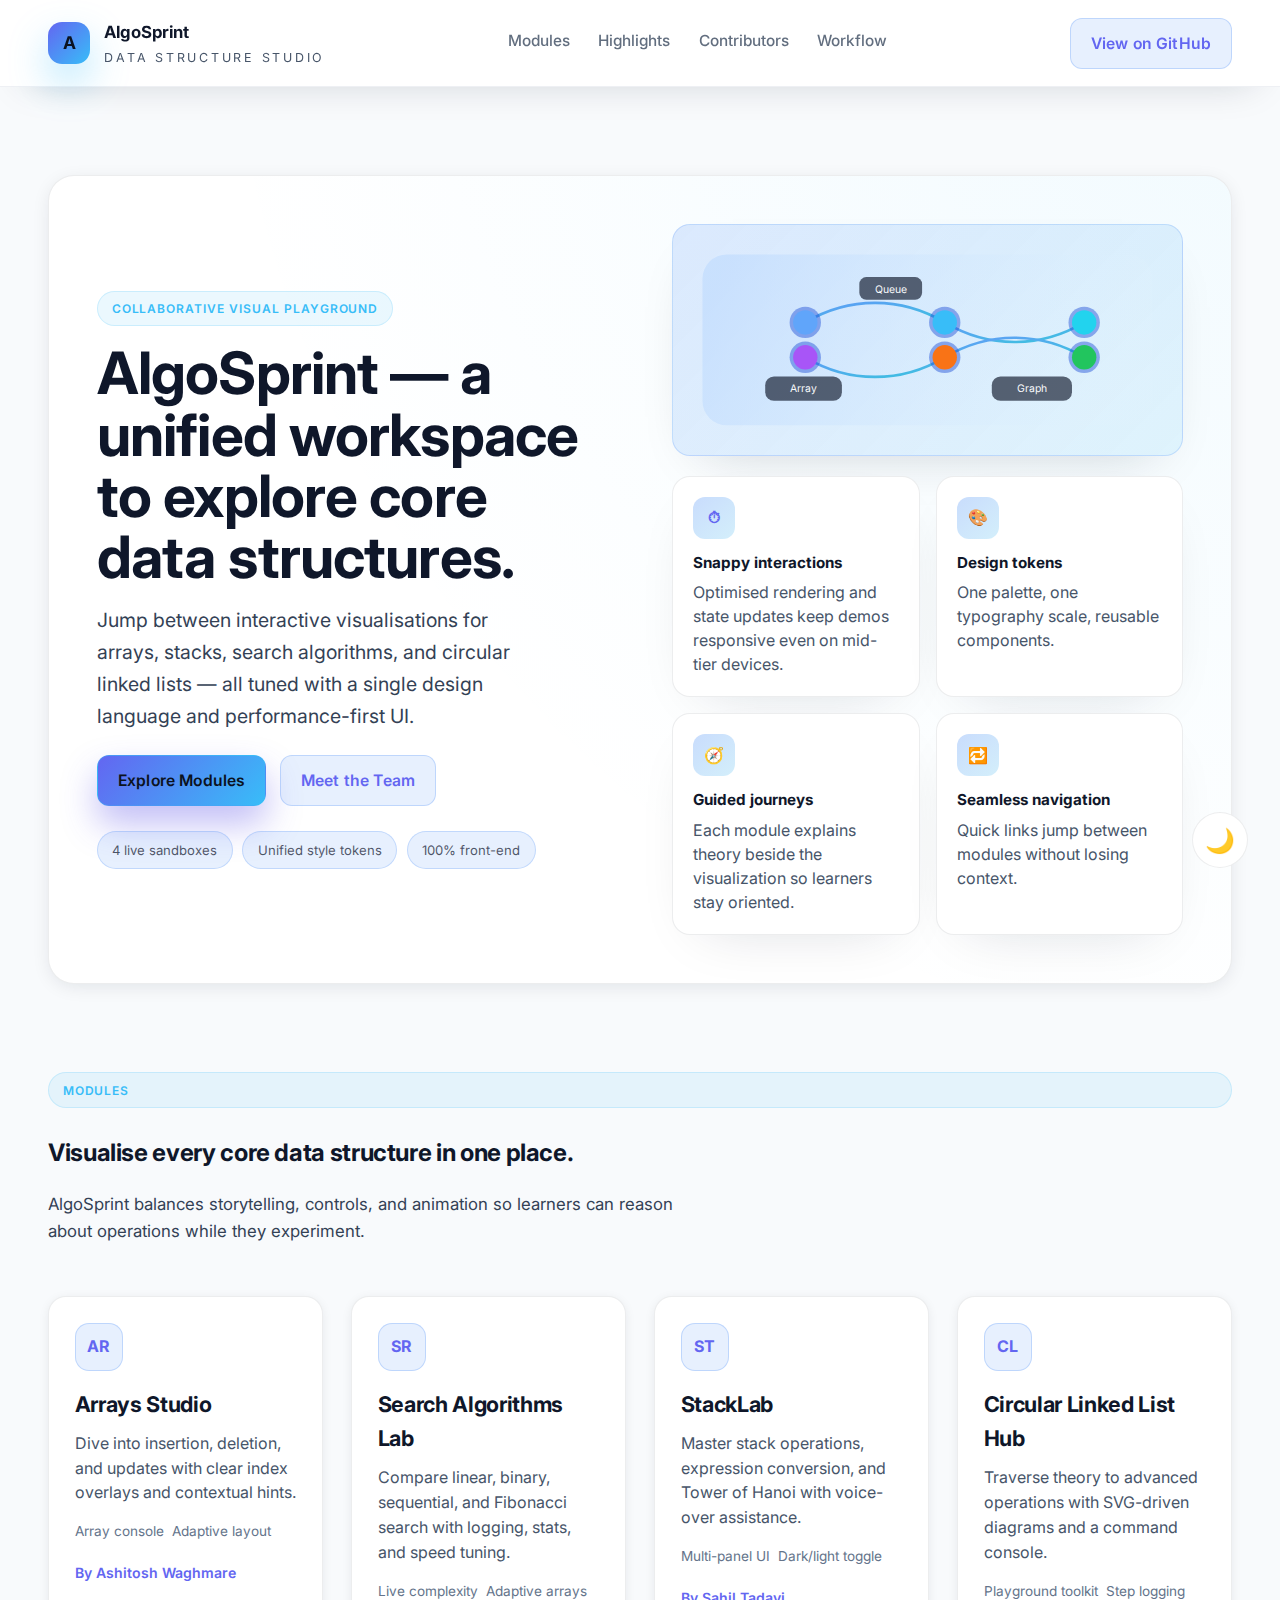
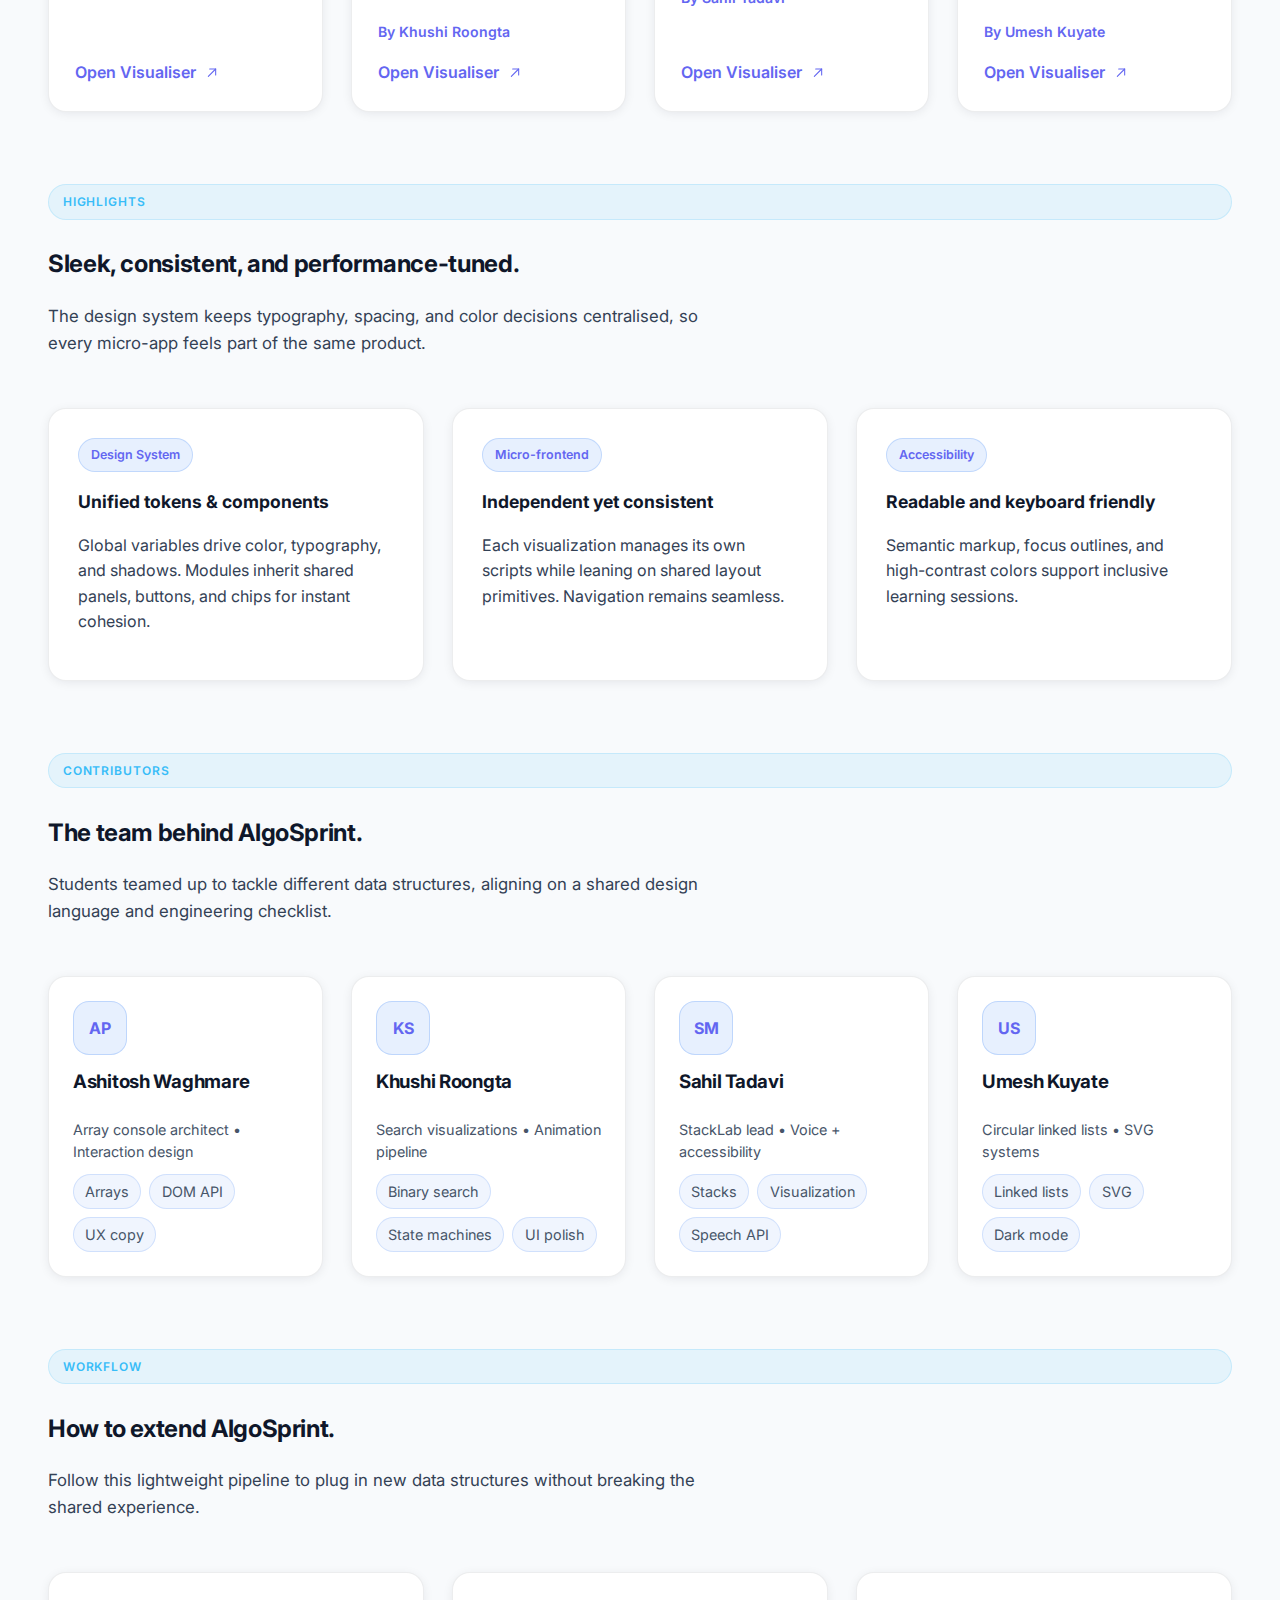
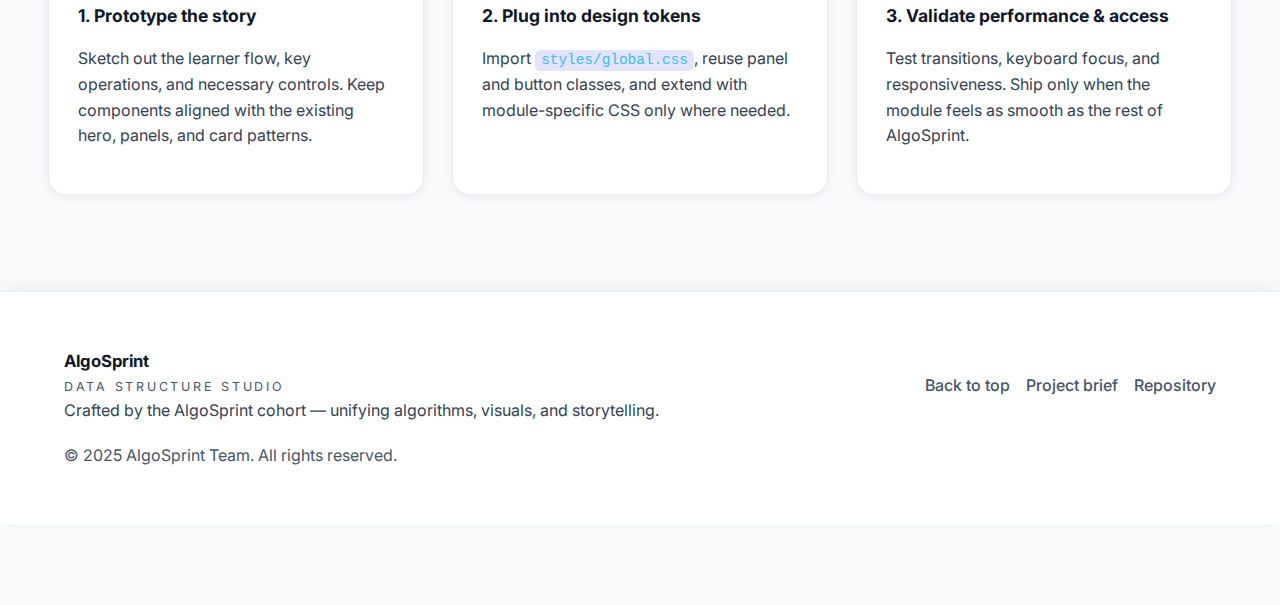
<file: index.html>
<!DOCTYPE html>
<html lang="en">
<head>
    <meta charset="UTF-8">
    <meta name="viewport" content="width=device-width, initial-scale=1.0">
    <title>AlgoSprint | Data Structure Visual Lab</title>
    <link rel="stylesheet" href="styles/global.css">
</head>
<body class="dashboard-body light-theme">
    <header class="nav-bar" id="top">
        <div class="nav-brand">
            <span class="brand-mark">A</span>
            <div class="brand-meta">
                <span class="brand-title">AlgoSprint</span>
                <span class="brand-subtitle">Data Structure Studio</span>
            </div>
        </div>
        <nav class="nav-links" aria-label="Primary">
            <a href="#modules">Modules</a>
            <a href="#features">Highlights</a>
            <a href="#contributors">Contributors</a>
            <a href="#workflow">Workflow</a>
        </nav>
        <a class="btn btn--ghost" href="https://github.com/Shahpure15/DS-Project" target="_blank" rel="noopener">View on GitHub</a>
    </header>

    <main>
        <section class="hero" id="home">
            <div class="hero__content">
                <span class="eyebrow">Collaborative Visual Playground</span>
                <h1>AlgoSprint — a unified workspace to explore core data structures.</h1>
                <p class="hero__lead">Jump between interactive visualisations for arrays, stacks, search algorithms, and circular linked lists — all tuned with a single design language and performance-first UI.</p>
                <div class="hero__actions">
                    <a class="btn btn--primary" href="#modules">Explore Modules</a>
                    <a class="btn btn--ghost" href="#contributors">Meet the Team</a>
                </div>
                <div class="hero__meta">
                    <span class="meta-chip">4 live sandboxes</span>
                    <span class="meta-chip">Unified style tokens</span>
                    <span class="meta-chip">100% front-end</span>
                </div>
            </div>
            <div class="hero__visual" aria-hidden="true">
                <div class="hero__graphic">
                    <svg viewBox="0 0 540 220" xmlns="http://www.w3.org/2000/svg" role="img" aria-label="Data structure nodes illustration">
                        <defs>
                            <linearGradient id="heroCardGlow" x1="36" y1="28" x2="468" y2="196" gradientUnits="userSpaceOnUse">
                                <stop stop-color="#bfdbfe" stop-opacity="0.65" />
                                <stop offset="1" stop-color="#e0f2fe" stop-opacity="0.2" />
                            </linearGradient>
                            <linearGradient id="nodeStroke" x1="0" y1="0" x2="1" y2="1">
                                <stop stop-color="#3b82f6" />
                                <stop offset="1" stop-color="#06b6d4" />
                            </linearGradient>
                        </defs>
                        <rect x="12" y="12" width="516" height="196" rx="28" fill="url(#heroCardGlow)" />
                        <g stroke="url(#nodeStroke)" stroke-width="3" stroke-linecap="round" fill="none" opacity="0.75">
                            <path d="M130 90 C180 60, 240 60, 290 90" />
                            <path d="M290 90 C340 120, 400 120, 450 90" />
                            <path d="M130 130 C180 160, 240 160, 290 130" />
                            <path d="M290 130 C340 100, 400 100, 450 130" />
                            <path d="M170 58 L170 162" />
                            <path d="M370 58 L370 162" />
                        </g>
                        <g fill="#1d4ed8" opacity="0.45">
                            <circle cx="130" cy="90" r="18" />
                            <circle cx="290" cy="90" r="18" />
                            <circle cx="450" cy="90" r="18" />
                            <circle cx="130" cy="130" r="18" />
                            <circle cx="290" cy="130" r="18" />
                            <circle cx="450" cy="130" r="18" />
                        </g>
                        <g>
                            <circle cx="130" cy="90" r="14" fill="#60a5fa" />
                            <circle cx="290" cy="90" r="14" fill="#38bdf8" />
                            <circle cx="450" cy="90" r="14" fill="#22d3ee" />
                            <circle cx="130" cy="130" r="14" fill="#a855f7" />
                            <circle cx="290" cy="130" r="14" fill="#f97316" />
                            <circle cx="450" cy="130" r="14" fill="#22c55e" />
                        </g>
                        <g fill="#0f172a" opacity="0.66">
                            <rect x="192" y="38" width="72" height="26" rx="8" />
                            <rect x="344" y="152" width="92" height="28" rx="10" />
                            <rect x="84" y="152" width="88" height="28" rx="10" />
                        </g>
                        <g fill="#f8fafc" font-family="'Inter', sans-serif" font-size="12" text-anchor="middle">
                            <text x="228" y="56">Queue</text>
                            <text x="390" y="170">Graph</text>
                            <text x="128" y="170">Array</text>
                        </g>
                    </svg>
                </div>
                <div class="hero-visual-grid">
                    <div class="hero-card">
                        <div class="hero-spark">⏱</div>
                        <strong>Snappy interactions</strong>
                        <p>Optimised rendering and state updates keep demos responsive even on mid-tier devices.</p>
                    </div>
                    <div class="hero-card">
                        <div class="hero-spark">🎨</div>
                        <strong>Design tokens</strong>
                        <p>One palette, one typography scale, reusable components.</p>
                    </div>
                    <div class="hero-card">
                        <div class="hero-spark">🧭</div>
                        <strong>Guided journeys</strong>
                        <p>Each module explains theory beside the visualization so learners stay oriented.</p>
                    </div>
                    <div class="hero-card">
                        <div class="hero-spark">🔁</div>
                        <strong>Seamless navigation</strong>
                        <p>Quick links jump between modules without losing context.</p>
                    </div>
                </div>
            </div>
        </section>

        <section class="section" id="modules">
            <div class="section__header">
                <span class="eyebrow">Modules</span>
                <h2>Visualise every core data structure in one place.</h2>
                <p>AlgoSprint balances storytelling, controls, and animation so learners can reason about operations while they experiment.</p>
            </div>
            <div class="module-grid">
                <a class="module-card" href="ashitosh-arrays/array.html">
                    <span class="module-card__icon">AR</span>
                    <div>
                        <h3 class="module-card__title">Arrays Studio</h3>
                        <p>Dive into insertion, deletion, and updates with clear index overlays and contextual hints.</p>
                    </div>
                    <div class="module-card__meta">
                        <span>Array console</span>
                        <span>Adaptive layout</span>
                    </div>
                    <span class="module-card__contributor">By Ashitosh Waghmare</span>
                    <span class="module-card__cta">Open Visualiser <svg xmlns="http://www.w3.org/2000/svg" viewBox="0 0 24 24" fill="none"><path d="M8.5 6h9v9" stroke="currentColor" stroke-width="1.6" stroke-linecap="round" stroke-linejoin="round"/><path d="M17.5 6L6.5 17" stroke="currentColor" stroke-width="1.6" stroke-linecap="round" stroke-linejoin="round"/></svg></span>
                </a>
                <a class="module-card" href="Khushi-Searching/index.html">
                    <span class="module-card__icon">SR</span>
                    <div>
                        <h3 class="module-card__title">Search Algorithms Lab</h3>
                        <p>Compare linear, binary, sequential, and Fibonacci search with logging, stats, and speed tuning.</p>
                    </div>
                    <div class="module-card__meta">
                        <span>Live complexity</span>
                        <span>Adaptive arrays</span>
                    </div>
                    <span class="module-card__contributor">By Khushi Roongta</span>
                    <span class="module-card__cta">Open Visualiser <svg xmlns="http://www.w3.org/2000/svg" viewBox="0 0 24 24" fill="none"><path d="M8.5 6h9v9" stroke="currentColor" stroke-width="1.6" stroke-linecap="round" stroke-linejoin="round"/><path d="M17.5 6L6.5 17" stroke="currentColor" stroke-width="1.6" stroke-linecap="round" stroke-linejoin="round"/></svg></span>
                </a>
                <a class="module-card" href="sahil-stack/index.html">
                    <span class="module-card__icon">ST</span>
                    <div>
                        <h3 class="module-card__title">StackLab</h3>
                        <p>Master stack operations, expression conversion, and Tower of Hanoi with voice-over assistance.</p>
                    </div>
                    <div class="module-card__meta">
                        <span>Multi-panel UI</span>
                        <span>Dark/light toggle</span>
                    </div>
                    <span class="module-card__contributor">By Sahil Tadavi</span>
                    <span class="module-card__cta">Open Visualiser <svg xmlns="http://www.w3.org/2000/svg" viewBox="0 0 24 24" fill="none"><path d="M8.5 6h9v9" stroke="currentColor" stroke-width="1.6" stroke-linecap="round" stroke-linejoin="round"/><path d="M17.5 6L6.5 17" stroke="currentColor" stroke-width="1.6" stroke-linecap="round" stroke-linejoin="round"/></svg></span>
                </a>
                <a class="module-card" href="umesh-cll/circular-linked-list.html">
                    <span class="module-card__icon">CL</span>
                    <div>
                        <h3 class="module-card__title">Circular Linked List Hub</h3>
                        <p>Traverse theory to advanced operations with SVG-driven diagrams and a command console.</p>
                    </div>
                    <div class="module-card__meta">
                        <span>Playground toolkit</span>
                        <span>Step logging</span>
                    </div>
                    <span class="module-card__contributor">By Umesh Kuyate</span>
                    <span class="module-card__cta">Open Visualiser <svg xmlns="http://www.w3.org/2000/svg" viewBox="0 0 24 24" fill="none"><path d="M8.5 6h9v9" stroke="currentColor" stroke-width="1.6" stroke-linecap="round" stroke-linejoin="round"/><path d="M17.5 6L6.5 17" stroke="currentColor" stroke-width="1.6" stroke-linecap="round" stroke-linejoin="round"/></svg></span>
                </a>
            </div>
        </section>

        <section class="section" id="features">
            <div class="section__header">
                <span class="eyebrow">Highlights</span>
                <h2>Sleek, consistent, and performance-tuned.</h2>
                <p>The design system keeps typography, spacing, and color decisions centralised, so every micro-app feels part of the same product.</p>
            </div>
            <div class="feature-grid">
                <div class="feature-card">
                    <span class="feature-tag">Design System</span>
                    <strong>Unified tokens & components</strong>
                    <p>Global variables drive color, typography, and shadows. Modules inherit shared panels, buttons, and chips for instant cohesion.</p>
                </div>
                <div class="feature-card">
                    <span class="feature-tag">Micro-frontend</span>
                    <strong>Independent yet consistent</strong>
                    <p>Each visualization manages its own scripts while leaning on shared layout primitives. Navigation remains seamless.</p>
                </div>
                <div class="feature-card">
                    <span class="feature-tag">Accessibility</span>
                    <strong>Readable and keyboard friendly</strong>
                    <p>Semantic markup, focus outlines, and high-contrast colors support inclusive learning sessions.</p>
                </div>
            </div>
        </section>

        <section class="section" id="contributors">
            <div class="section__header">
                <span class="eyebrow">Contributors</span>
                <h2>The team behind AlgoSprint.</h2>
                <p>Students teamed up to tackle different data structures, aligning on a shared design language and engineering checklist.</p>
            </div>
            <div class="contributor-grid">
                <article class="contributor-card">
                    <div class="avatar-ring">AP</div>
                    <h3>Ashitosh Waghmare</h3>
                    <span>Array console architect • Interaction design</span>
                    <div class="tech-stack">
                        <span class="tech-pill">Arrays</span>
                        <span class="tech-pill">DOM API</span>
                        <span class="tech-pill">UX copy</span>
                    </div>
                </article>
                <article class="contributor-card">
                    <div class="avatar-ring">KS</div>
                    <h3>Khushi Roongta</h3>
                    <span>Search visualizations • Animation pipeline</span>
                    <div class="tech-stack">
                        <span class="tech-pill">Binary search</span>
                        <span class="tech-pill">State machines</span>
                        <span class="tech-pill">UI polish</span>
                    </div>
                </article>
                <article class="contributor-card">
                    <div class="avatar-ring">SM</div>
                    <h3>Sahil Tadavi</h3>
                    <span>StackLab lead • Voice + accessibility</span>
                    <div class="tech-stack">
                        <span class="tech-pill">Stacks</span>
                        <span class="tech-pill">Visualization</span>
                        <span class="tech-pill">Speech API</span>
                    </div>
                </article>
                <article class="contributor-card">
                    <div class="avatar-ring">US</div>
                    <h3>Umesh Kuyate</h3>
                    <span>Circular linked lists • SVG systems</span>
                    <div class="tech-stack">
                        <span class="tech-pill">Linked lists</span>
                        <span class="tech-pill">SVG</span>
                        <span class="tech-pill">Dark mode</span>
                    </div>
                </article>
            </div>
        </section>

        <section class="section" id="workflow">
            <div class="section__header">
                <span class="eyebrow">Workflow</span>
                <h2>How to extend AlgoSprint.</h2>
                <p>Follow this lightweight pipeline to plug in new data structures without breaking the shared experience.</p>
            </div>
            <div class="feature-grid">
                <div class="feature-card">
                    <strong>1. Prototype the story</strong>
                    <p>Sketch out the learner flow, key operations, and necessary controls. Keep components aligned with the existing hero, panels, and card patterns.</p>
                </div>
                <div class="feature-card">
                    <strong>2. Plug into design tokens</strong>
                    <p>Import <code>styles/global.css</code>, reuse panel and button classes, and extend with module-specific CSS only where needed.</p>
                </div>
                <div class="feature-card">
                    <strong>3. Validate performance & access</strong>
                    <p>Test transitions, keyboard focus, and responsiveness. Ship only when the module feels as smooth as the rest of AlgoSprint.</p>
                </div>
            </div>
        </section>
    </main>

    <footer class="site-footer">
        <div class="footer-meta">
            <div>
                <div class="brand-meta">
                    <span class="brand-title">AlgoSprint</span>
                    <span class="brand-subtitle">Data Structure Studio</span>
                </div>
                <p>Crafted by the AlgoSprint cohort — unifying algorithms, visuals, and storytelling.</p>
            </div>
            <div class="footer-links">
                <a href="#top">Back to top</a>
                <a href="README.md">Project brief</a>
                <a href="https://github.com/Shahpure15/DS-Project" target="_blank" rel="noopener">Repository</a>
            </div>
        </div>
        <p style="margin:0; color: var(--text-muted);">&copy; 2025 AlgoSprint Team. All rights reserved.</p>
    </footer>

    <!-- Theme Toggle Button -->
    <button class="theme-toggle-btn" data-theme-toggle aria-label="Toggle theme">🌙</button>

    <!-- Theme Manager Script -->
    <script src="styles/theme-manager.js"></script>
</body>
</html>
</file>
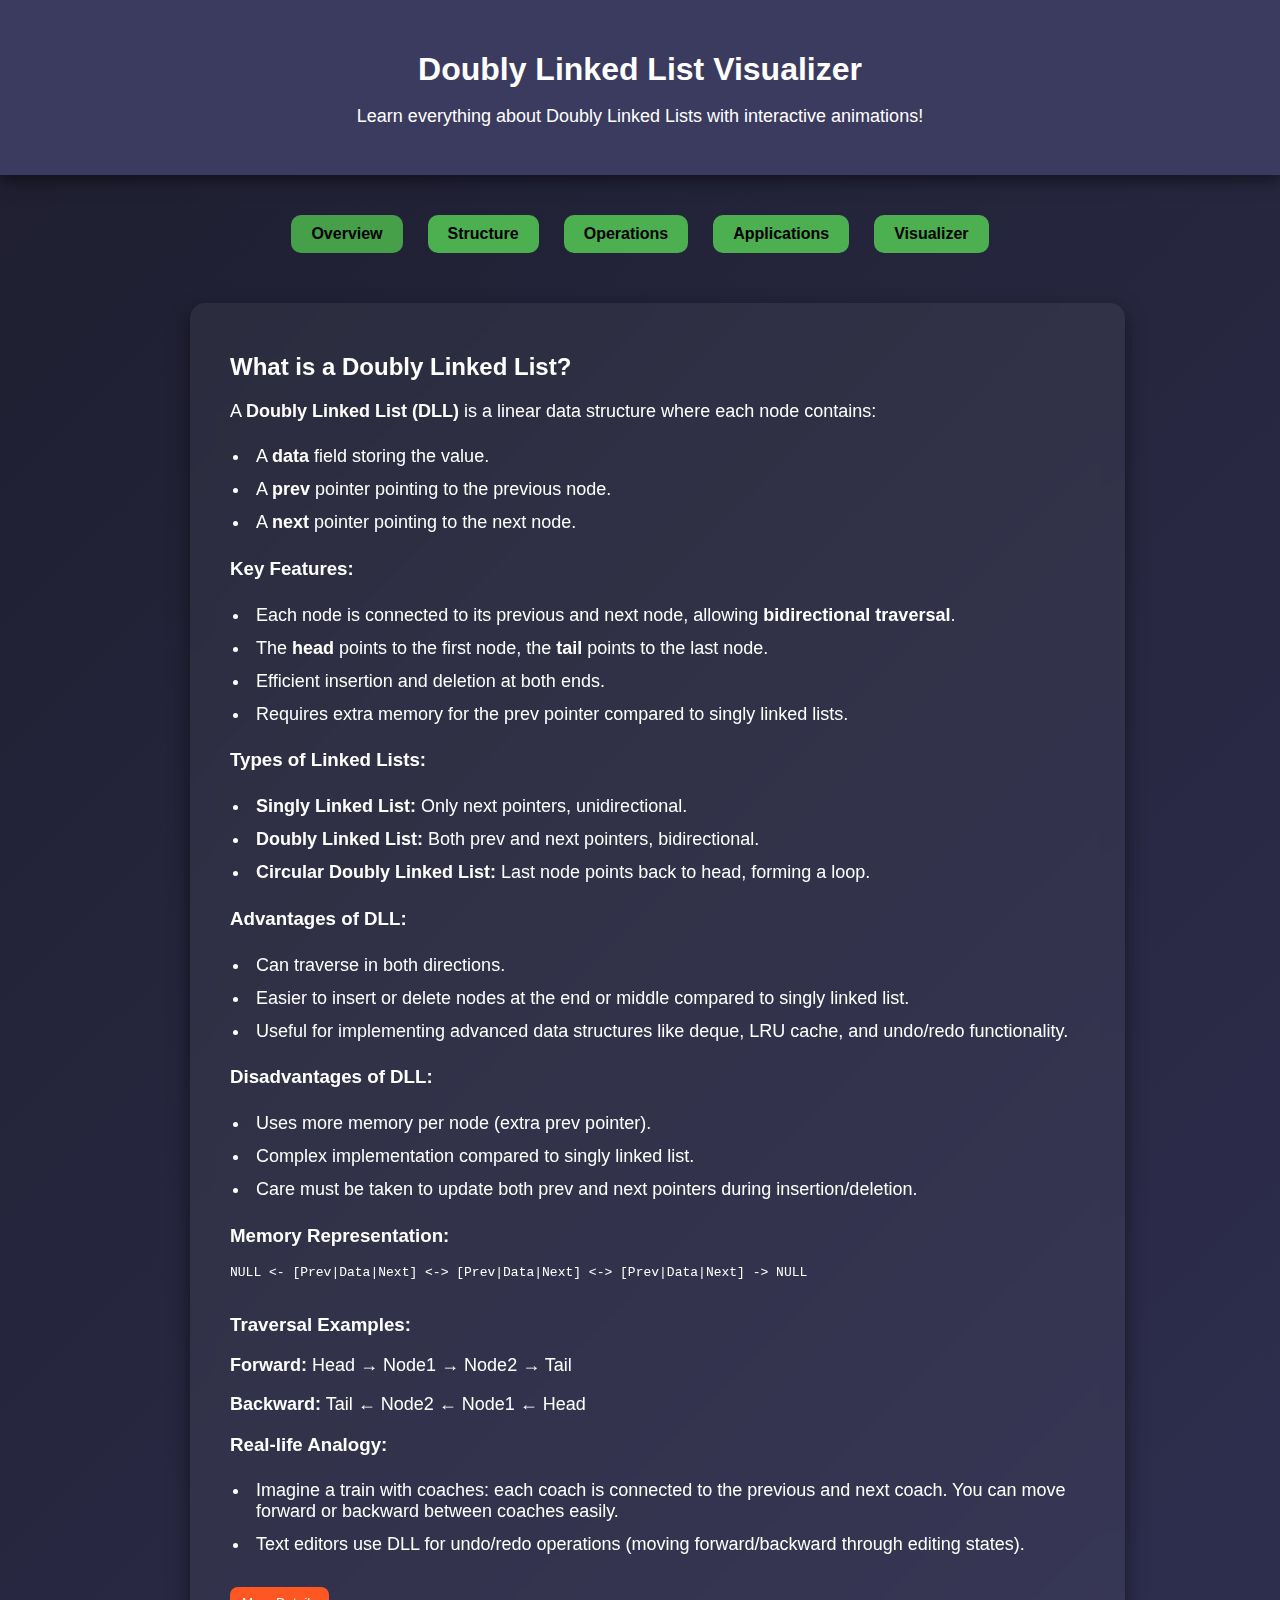
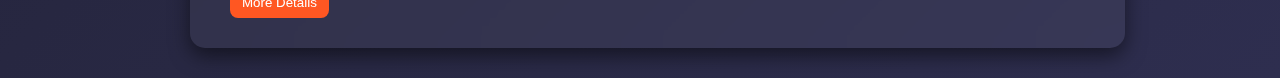
<file: Aniket_doubly_LL/index.html>
<!DOCTYPE html>
<html lang="en">
<head>
    <meta charset="UTF-8">
    <meta name="viewport" content="width=device-width, initial-scale=1.0">
    <title>Doubly Linked List Visualizer</title>
    <link rel="stylesheet" href="style.css">
</head>
<body>
    <header>
        <h1>Doubly Linked List Visualizer</h1>
        <p>Learn everything about Doubly Linked Lists with interactive animations!</p>
    </header>

    <!-- Navigation Tabs -->
    <nav id="tabs">
        <button class="tab-btn active" onclick="showTab('overview')">Overview</button>
        <button class="tab-btn" onclick="showTab('structure')">Structure</button>
        <button class="tab-btn" onclick="showTab('operations')">Operations</button>
        <button class="tab-btn" onclick="showTab('applications')">Applications</button>
        <button class="tab-btn" onclick="showTab('visualizer')">Visualizer</button>
    </nav>

    <!-- Tab Contents -->

    <!-- Overview -->
    <section id="overview" class="tab-content active">
    <div class="card">
        <h2>What is a Doubly Linked List?</h2>
        <p>A <strong>Doubly Linked List (DLL)</strong> is a linear data structure where each node contains:</p>
        <ul>
            <li>A <strong>data</strong> field storing the value.</li>
            <li>A <strong>prev</strong> pointer pointing to the previous node.</li>
            <li>A <strong>next</strong> pointer pointing to the next node.</li>
        </ul>

        <h3>Key Features:</h3>
        <ul>
            <li>Each node is connected to its previous and next node, allowing <strong>bidirectional traversal</strong>.</li>
            <li>The <strong>head</strong> points to the first node, the <strong>tail</strong> points to the last node.</li>
            <li>Efficient insertion and deletion at both ends.</li>
            <li>Requires extra memory for the prev pointer compared to singly linked lists.</li>
        </ul>

        <h3>Types of Linked Lists:</h3>
        <ul>
            <li><strong>Singly Linked List:</strong> Only next pointers, unidirectional.</li>
            <li><strong>Doubly Linked List:</strong> Both prev and next pointers, bidirectional.</li>
            <li><strong>Circular Doubly Linked List:</strong> Last node points back to head, forming a loop.</li>
        </ul>

        <h3>Advantages of DLL:</h3>
        <ul>
            <li>Can traverse in both directions.</li>
            <li>Easier to insert or delete nodes at the end or middle compared to singly linked list.</li>
            <li>Useful for implementing advanced data structures like deque, LRU cache, and undo/redo functionality.</li>
        </ul>

        <h3>Disadvantages of DLL:</h3>
        <ul>
            <li>Uses more memory per node (extra prev pointer).</li>
            <li>Complex implementation compared to singly linked list.</li>
            <li>Care must be taken to update both prev and next pointers during insertion/deletion.</li>
        </ul>

        <h3>Memory Representation:</h3>
        <pre>
NULL <- [Prev|Data|Next] <-> [Prev|Data|Next] <-> [Prev|Data|Next] -> NULL
        </pre>

        <h3>Traversal Examples:</h3>
        <p><strong>Forward:</strong> Head → Node1 → Node2 → Tail</p>
        <p><strong>Backward:</strong> Tail ← Node2 ← Node1 ← Head</p>

        <h3>Real-life Analogy:</h3>
        <ul>
            <li>Imagine a train with coaches: each coach is connected to the previous and next coach. You can move forward or backward between coaches easily.</li>
            <li>Text editors use DLL for undo/redo operations (moving forward/backward through editing states).</li>
        </ul>

        <button class="more-info-btn" onclick="toggleMoreInfo(this)">More Details</button>
        <div class="more-info">
            <h3>Additional Notes:</h3>
            <ul>
                <li>DLL can be circular or non-circular.</li>
                <li>In a circular DLL, the tail node points to the head, enabling continuous traversal.</li>
                <li>Insertion at any position requires updating the adjacent nodes' prev and next pointers.</li>
                <li>Deletion requires re-linking the previous and next nodes of the deleted node.</li>
                <li>Time complexity for basic operations:</li>
                <ul>
                    <li>Insertion/Deletion at ends: O(1)</li>
                    <li>Insertion/Deletion at middle: O(n)</li>
                    <li>Traversal: O(n)</li>
                </ul>
            </ul>
        </div>
    </div>
</section>


    <!-- Structure -->
    <section id="structure" class="tab-content">
    <div class="card">
        <h2>Structure of a Doubly Linked List Node</h2>
        <p>Each node in a doubly linked list has three main components:</p>
        <ul>
            <li><strong>Data:</strong> Stores the value or information.</li>
            <li><strong>Prev Pointer:</strong> Points to the previous node. For the head node, this is <em>NULL</em>.</li>
            <li><strong>Next Pointer:</strong> Points to the next node. For the tail node, this is <em>NULL</em>.</li>
        </ul>
        <p>Special pointers:</p>
        <ul>
            <li><strong>Head:</strong> Points to the first node in the list.</li>
            <li><strong>Tail:</strong> Points to the last node in the list.</li>
        </ul>
        <p>Memory diagram example:</p>
        <pre style="font-size: 17px">
NULL <- [Prev|10|Next] <-> [Prev|20|Next] <-> [Prev|30|Next] -> NULL
        </pre>
        <p>Key Points:</p>
        <ul>
            <li>Each node uses extra memory for the prev pointer compared to singly linked lists.</li>
            <li>Bidirectional traversal is possible.</li>
            <li>Insertion and deletion can be more efficient than singly linked lists in some cases.</li>
            <li>Head.prev is always NULL, Tail.next is always NULL.</li>
        </ul>
        <button class="more-info-btn" onclick="toggleMoreInfo(this)">More Details</button>
        <div class="more-info">
            <p>Node connections are often visualized with arrows: <strong>Prev ← Node → Next</strong>.</p>
            <p>DLL can be implemented in memory as contiguous (array-based) or linked nodes (pointer-based).</p>
        </div>
    </div>
</section>


    <!-- Operations -->
    <section id="operations" class="tab-content">
    <div class="card">
        <h2>Operations on Doubly Linked List</h2>

        <h3>Insertion</h3>
        <ul>
            <li><strong>Add at Front:</strong> New node becomes the head. Update head pointer and next/prev links.</li>
            <li><strong>Add at End:</strong> New node becomes the tail. Update tail pointer and prev/next links.</li>
            <li><strong>Add at Middle/Position:</strong> Traverse to the position, insert node, update adjacent prev/next links.</li>
        </ul>

        <h3>Deletion</h3>
        <ul>
            <li><strong>Pop Front:</strong> Remove the head node and update head pointer. Head.prev becomes NULL.</li>
            <li><strong>Pop End:</strong> Remove the tail node and update tail pointer. Tail.next becomes NULL.</li>
            <li><strong>Pop Middle:</strong> Traverse to position, remove node, link adjacent nodes together.</li>
        </ul>

        <h3>Traversal</h3>
        <ul>
            <li><strong>Forward Traversal:</strong> Start from head, move through next pointers until tail.</li>
            <li><strong>Backward Traversal:</strong> Start from tail, move through prev pointers until head.</li>
        </ul>

        <h3>Time Complexity</h3>
        <ul>
            <li>Insertion at front or end: <strong>O(1)</strong></li>
            <li>Insertion at middle/position: <strong>O(n)</strong></li>
            <li>Deletion at front or end: <strong>O(1)</strong></li>
            <li>Deletion at middle/position: <strong>O(n)</strong></li>
            <li>Traversal: <strong>O(n)</strong></li>
        </ul>

        <h3>Notes:</h3>
        <ul>
            <li>Unlike singly linked lists, you can traverse backward efficiently.</li>
            <li>Pointers must always be updated carefully to avoid breaking the list.</li>
            <li>Visual animations help to see which links are being updated.</li>
        </ul>

        <button class="more-info-btn" onclick="toggleMoreInfo(this)">See Animation Examples</button>
        <div class="more-info">
            <p>Animations can highlight the node being inserted/deleted and show arrows moving to maintain the prev/next relationships.</p>
            <p>Head and Tail nodes are visually highlighted to track list ends.</p>
        </div>
    </div>
</section>


    

    <!-- Applications -->
    <section id="applications" class="tab-content">
    <div class="card">
        <h2>Applications of Doubly Linked Lists</h2>
        <ul >
            <li>Implementation of <strong>Deques (Double Ended Queues)</strong> for efficient add/remove from both ends.</li>
            <li><strong>Undo/Redo Functionality:</strong> In text editors, previous and next states can be linked as DLL nodes.</li>
            <li><strong>Browser History:</strong> Forward and backward navigation can be implemented using DLL.</li>
            <li><strong>Music Playlists:</strong> Moving to next/previous songs efficiently.</li>
            <li><strong>Graph Representations:</strong> Adjacency lists for bidirectional graphs.</li>
            <li><strong>Memory Management:</strong> Free memory blocks can be managed using DLL in OS memory allocators.</li>
            <li><strong>Video Games:</strong> Entities in a scene can be maintained in DLL for fast insertion/deletion.</li>
            <li><strong>Cache Implementations:</strong> LRU (Least Recently Used) cache often uses DLL with a hashmap for O(1) access.</li>
        </ul>

        <p>Key Benefits in Applications:</p>
        <ul>
            <li>Efficient insertion/deletion at both ends.</li>
            <li>Bidirectional traversal allows flexible data manipulation.</li>
            <li>Memory-efficient for dynamic data structures.</li>
        </ul>

        <button class="more-info-btn" onclick="toggleMoreInfo(this)">Real-life Example Details</button>
        <div class="more-info">
            <p>For example, in a text editor:</p>
            <pre>
Node1 (State1) <-> Node2 (State2) <-> Node3 (State3)
Undo: Move backward
Redo: Move forward
            </pre>
            <p>This shows how DLL allows moving between previous and next states efficiently.</p>
        </div>
    </div>
</section>


    <!-- Visualizer -->
    <section id="visualizer" class="tab-content">
        <div id="controls">
            <input type="number" id="valueInput" placeholder="Enter value">
            <input type="number" id="positionInput" placeholder="Position (middle ops)">
        </div>
        <div id="controls">
            <button onclick="dll.addFront()">Add Front</button>
            <button onclick="dll.addEnd()">Add End</button>
            <button onclick="dll.addMiddle()">Add Middle</button>
            <button onclick="dll.popFront()">Pop Front</button>
            <button onclick="dll.popEnd()">Pop End</button>
            <button onclick="dll.popMiddle()">Pop Middle</button>
        </div>
        <div id="dll-container"></div>
    </section>

    <script src="script.js"></script>
</body>
</html>
</file>
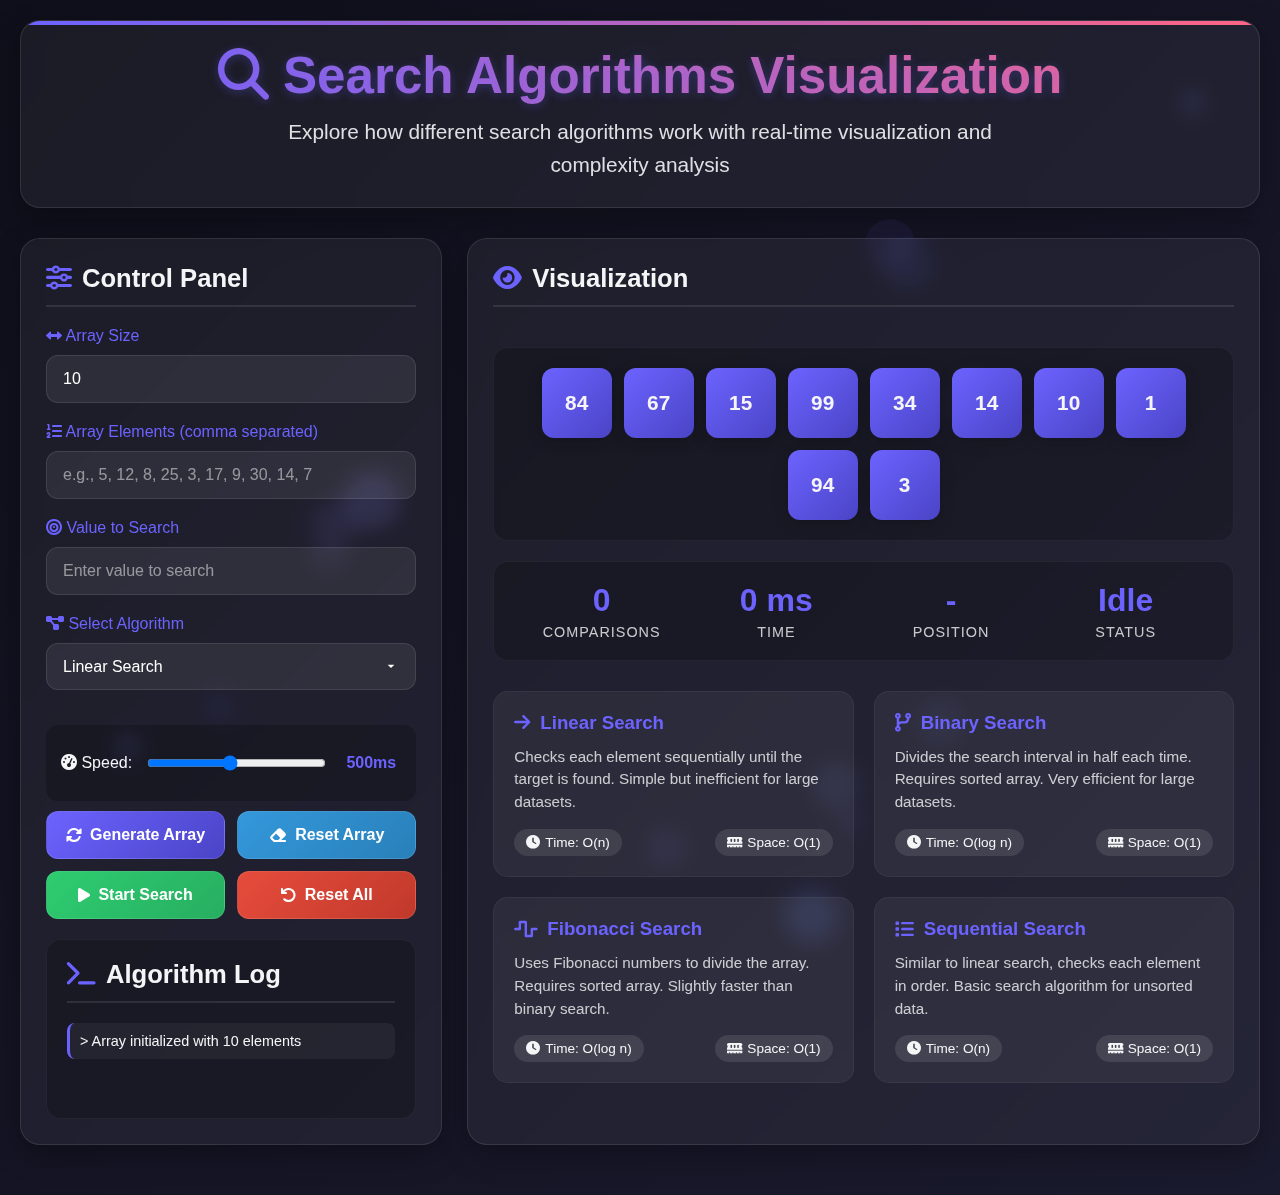
<file: Khushi-Searching/index.html>
<!DOCTYPE html>
<html lang="en">
<head>
    <meta charset="UTF-8">
    <meta name="viewport" content="width=device-width, initial-scale=1.0">
    <title>Search Algorithms Visualization</title>
    <link rel="stylesheet" href="styles.css">
    <link rel="stylesheet" href="https://cdnjs.cloudflare.com/ajax/libs/font-awesome/6.4.0/css/all.min.css">
</head>
<body>
    <div class="floating-elements" id="floating-elements"></div>
    
    <div class="container">
        <header>
            <h1><i class="fas fa-search"></i> Search Algorithms Visualization</h1>
            <p class="subtitle">Explore how different search algorithms work with real-time visualization and complexity analysis</p>
        </header>

        <div class="dashboard">
            <div class="console">
                <h2 class="section-title"><i class="fas fa-sliders-h"></i> Control Panel</h2>
                
                <div class="input-group">
                    <label for="array-size"><i class="fas fa-arrows-alt-h"></i> Array Size</label>
                    <input type="number" id="array-size" min="5" max="20" value="10" placeholder="Enter array size">
                </div>
                
                <div class="input-group">
                    <label for="array-elements"><i class="fas fa-list-ol"></i> Array Elements (comma separated)</label>
                    <input type="text" id="array-elements" placeholder="e.g., 5, 12, 8, 25, 3, 17, 9, 30, 14, 7">
                </div>
                
                <div class="input-group">
                    <label for="search-value"><i class="fas fa-bullseye"></i> Value to Search</label>
                    <input type="number" id="search-value" placeholder="Enter value to search">
                </div>
                
                <div class="input-group">
                    <label for="algorithm"><i class="fas fa-project-diagram"></i> Select Algorithm</label>
                    <select id="algorithm">
                        <option value="linear">Linear Search</option>
                        <option value="binary">Binary Search</option>
                        <option value="fibonacci">Fibonacci Search</option>
                        <option value="sequential">Sequential Search</option>
                    </select>
                </div>
                
                <div class="speed-control">
                    <label for="speed"><i class="fas fa-tachometer-alt"></i> Speed:</label>
                    <input type="range" id="speed" min="100" max="1000" value="500" step="100">
                    <span class="speed-value" id="speed-value">500ms</span>
                </div>
                
                <div class="control-buttons">
                    <button id="generate-array"><i class="fas fa-sync-alt"></i> Generate Array</button>
                    <button id="reset-array"><i class="fas fa-eraser"></i> Reset Array</button>
                    <button id="start-search"><i class="fas fa-play"></i> Start Search</button>
                    <button id="reset"><i class="fas fa-undo"></i> Reset All</button>
                </div>
                
                <div class="log">
                    <h3 class="section-title"><i class="fas fa-terminal"></i> Algorithm Log</h3>
                    <div id="log-entries"></div>
                </div>
            </div>
            
            <div class="visualization">
                <h2 class="section-title"><i class="fas fa-eye"></i> Visualization</h2>
                <div class="array-container" id="array-container">
                    <!-- Array elements will be generated here -->
                </div>
                
                <div class="stats">
                    <div class="stat-item">
                        <div class="stat-value" id="comparisons">0</div>
                        <div class="stat-label">Comparisons</div>
                    </div>
                    <div class="stat-item">
                        <div class="stat-value" id="time">0 ms</div>
                        <div class="stat-label">Time</div>
                    </div>
                    <div class="stat-item">
                        <div class="stat-value" id="position">-</div>
                        <div class="stat-label">Position</div>
                    </div>
                    <div class="stat-item">
                        <div class="stat-value" id="status">Idle</div>
                        <div class="stat-label">Status</div>
                    </div>
                </div>
                
                <div class="algorithms">
                    <div class="algorithm" data-algo="linear">
                        <h3><i class="fas fa-arrow-right"></i> Linear Search</h3>
                        <p>Checks each element sequentially until the target is found. Simple but inefficient for large datasets.</p>
                        <div class="complexity">
                            <div class="time-complexity"><i class="fas fa-clock"></i> Time: O(n)</div>
                            <div class="space-complexity"><i class="fas fa-memory"></i> Space: O(1)</div>
                        </div>
                    </div>
                    <div class="algorithm" data-algo="binary">
                        <h3><i class="fas fa-code-branch"></i> Binary Search</h3>
                        <p>Divides the search interval in half each time. Requires sorted array. Very efficient for large datasets.</p>
                        <div class="complexity">
                            <div class="time-complexity"><i class="fas fa-clock"></i> Time: O(log n)</div>
                            <div class="space-complexity"><i class="fas fa-memory"></i> Space: O(1)</div>
                        </div>
                    </div>
                    <div class="algorithm" data-algo="fibonacci">
                        <h3><i class="fas fa-wave-square"></i> Fibonacci Search</h3>
                        <p>Uses Fibonacci numbers to divide the array. Requires sorted array. Slightly faster than binary search.</p>
                        <div class="complexity">
                            <div class="time-complexity"><i class="fas fa-clock"></i> Time: O(log n)</div>
                            <div class="space-complexity"><i class="fas fa-memory"></i> Space: O(1)</div>
                        </div>
                    </div>
                    <div class="algorithm" data-algo="sequential">
                        <h3><i class="fas fa-list"></i> Sequential Search</h3>
                        <p>Similar to linear search, checks each element in order. Basic search algorithm for unsorted data.</p>
                        <div class="complexity">
                            <div class="time-complexity"><i class="fas fa-clock"></i> Time: O(n)</div>
                            <div class="space-complexity"><i class="fas fa-memory"></i> Space: O(1)</div>
                        </div>
                    </div>
                </div>
            </div>
        </div>
    </div>

    <script src="script.js"></script>
</body>
</html>
</file>
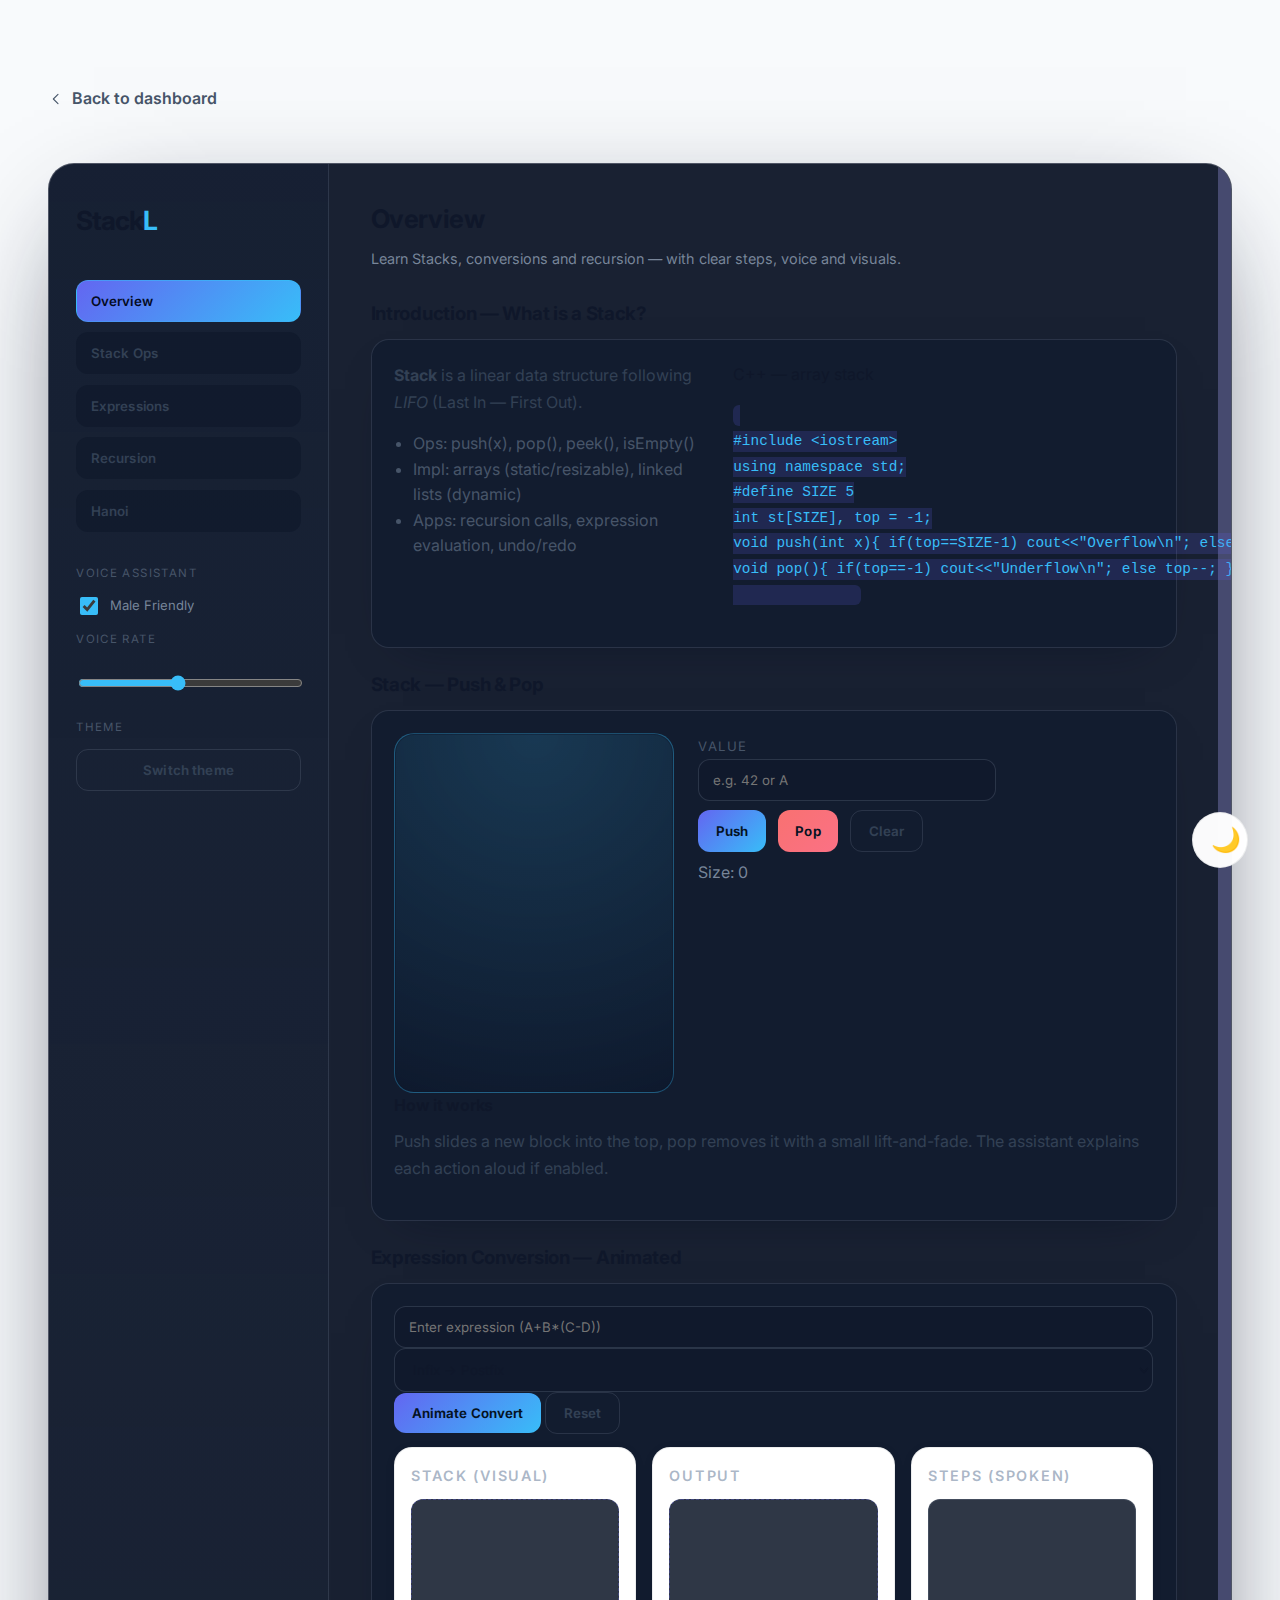
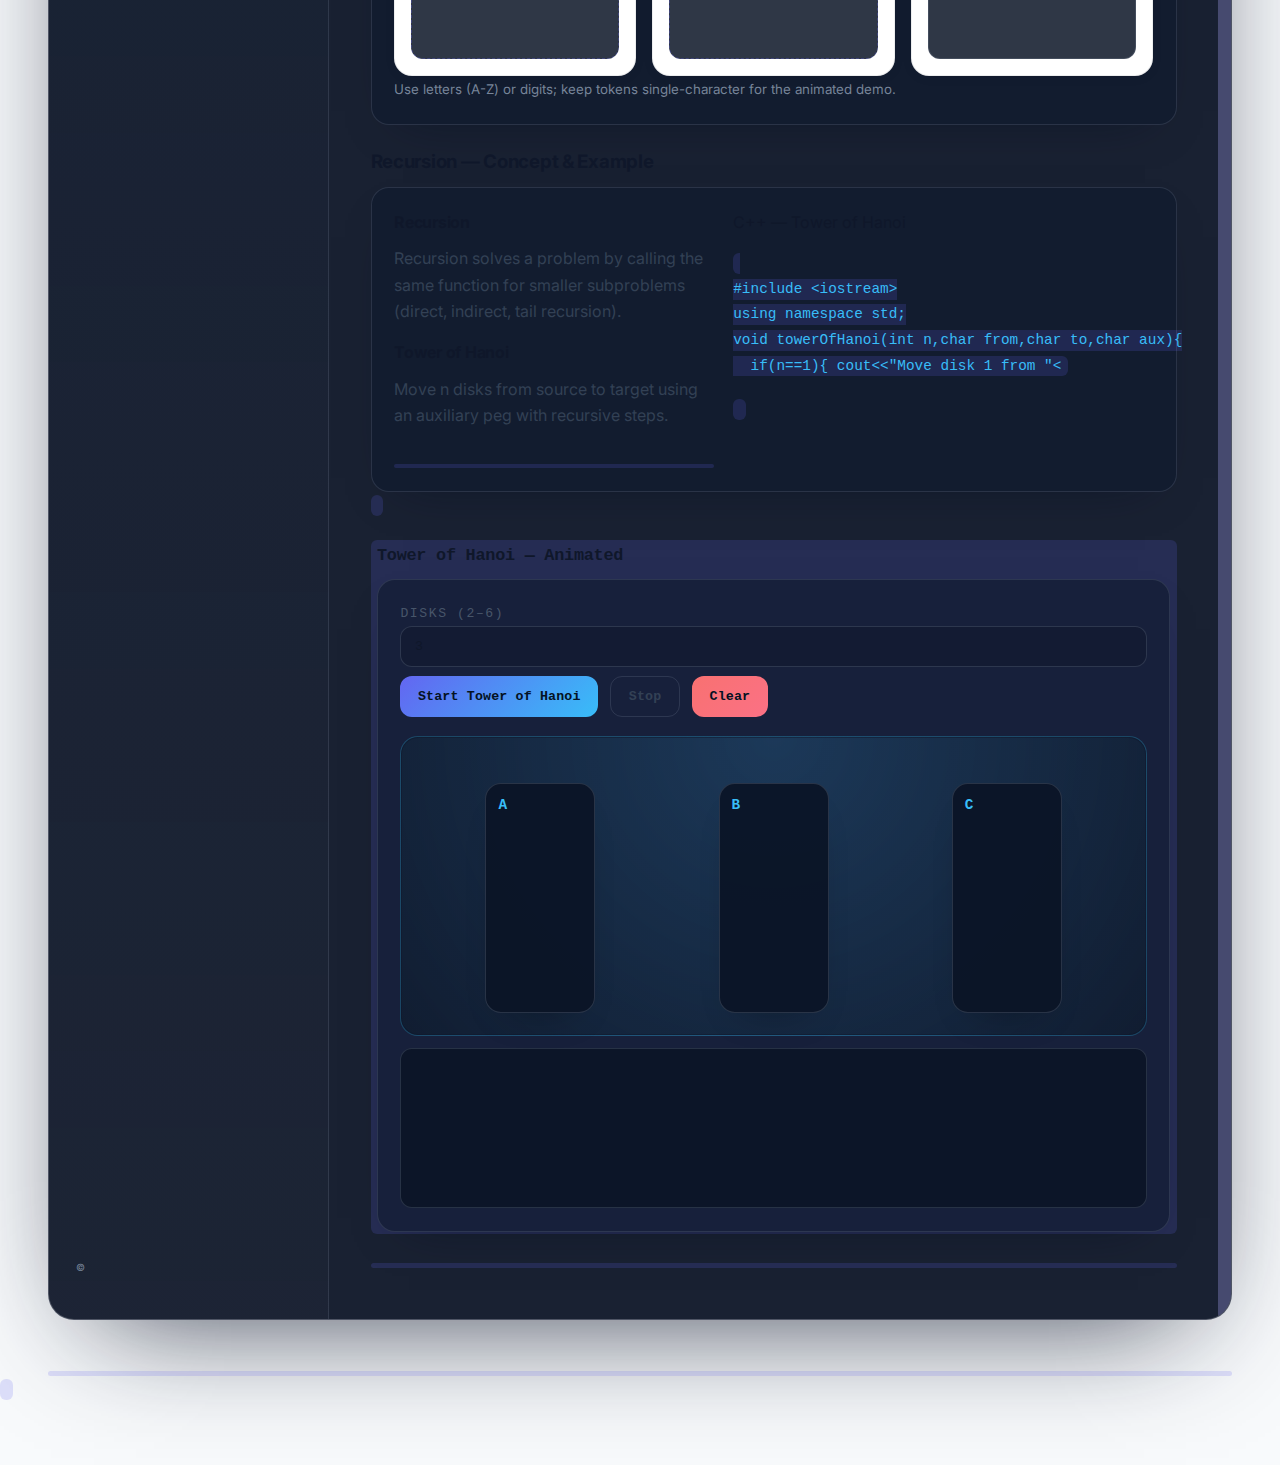
<file: sahil-stack/index.html>
<!doctype html>
<html lang="en">
<head>
  <meta charset="utf-8" />
  <meta name="viewport" content="width=device-width,initial-scale=1" />
  <title>StackLab — Interactive Stack & Recursion</title>

  <link rel="stylesheet" href="../styles/global.css" />
  <link href="https://fonts.googleapis.com/css2?family=Inter:wght@300;400;600;700;800&display=swap" rel="stylesheet">
  <link rel="stylesheet" href="style.css" />
</head>
<body class="module-body module-body--stack light-theme">
  <div class="module-shell stack-shell">
    <a class="back-link" href="../index.html">
      <svg xmlns="http://www.w3.org/2000/svg" viewBox="0 0 24 24" fill="none"><path d="M15 5l-7 7 7 7" stroke="currentColor" stroke-width="1.6" stroke-linecap="round" stroke-linejoin="round"/></svg>
      Back to dashboard
    </a>
    <div class="app">
    <aside class="sidebar">
      <div class="brand">
        <h1>Stack<span class="accent">L</span></h1>
        <small></small>
      </div>

      <nav class="nav" role="navigation" aria-label="Main navigation">
        <button data-section="overview" class="nav-btn active">Overview</button>
        <button data-section="stack" class="nav-btn">Stack Ops</button>
        <button data-section="expressions" class="nav-btn">Expressions</button>
        <button data-section="recursion" class="nav-btn">Recursion</button>
        <button data-section="hanoi" class="nav-btn">Hanoi</button>
      </nav>

      <div class="controls">
        <label>Voice Assistant</label>
        <div class="voice-row">
          <input id="voiceToggle" type="checkbox" checked aria-label="Enable voice assistant"/>
          <span class="small">Male Friendly</span>
        </div>

        <label>Voice rate</label>
        <input id="voiceRate" type="range" min="0.7" max="1.4" step="0.1" value="1" />

        <label>Theme</label>
        <button id="changeTheme" class="ghost">Switch theme</button>
      </div>

      <footer class="sidebar-footer">
        <small>© </small>
      </footer>
    </aside>

    <main class="main" role="main">
      <header class="main-header">
        <div>
          <h2 id="pageTitle">Overview</h2>
          <p class="subtitle">Learn Stacks, conversions and recursion — with clear steps, voice and visuals.</p>
        </div>
      </header>

      <section class="content">
        <!-- OVERVIEW -->
        <article id="overview" class="page active">
          <h3>Introduction — What is a Stack?</h3>
          <div class="card split">
            <div class="text">
              <p><strong>Stack</strong> is a linear data structure following <em>LIFO</em> (Last In — First Out).</p>
              <ul>
                <li>Ops: push(x), pop(), peek(), isEmpty()</li>
                <li>Impl: arrays (static/resizable), linked lists (dynamic)</li>
                <li>Apps: recursion calls, expression evaluation, undo/redo</li>
              </ul>
            </div>

            <div class="code-window" aria-hidden="false">
              <div class="code-title">C++ — array stack</div>
              <pre><code class="cpp">
#include &lt;iostream&gt;
using namespace std;
#define SIZE 5
int st[SIZE], top = -1;
void push(int x){ if(top==SIZE-1) cout<<"Overflow\n"; else st[++top]=x; }
void pop(){ if(top==-1) cout<<"Underflow\n"; else top--; }
              </code></pre>
            </div>
          </div>
        </article>

        <!-- STACK OPS -->
        <article id="stack" class="page">
          <h3>Stack — Push & Pop</h3>
          <div class="card">
            <div class="stack-area">
              <div id="stackViz" class="stack-viz" aria-live="polite" aria-label="Stack visualization"></div>

              <div class="stack-info">
                <label for="pushValue" class="small">Value</label>
                <input id="pushValue" placeholder="e.g. 42 or A" />
                <div class="row">
                  <button id="btnPush" class="primary">Push</button>
                  <button id="btnPop" class="danger">Pop</button>
                  <button id="btnClearStack" class="ghost">Clear</button>
                </div>
                <div class="muted" id="stackStatus">Size: 0</div>
              </div>
            </div>

            <div class="explain">
              <h4>How it works</h4>
              <p>Push slides a new block into the top, pop removes it with a small lift-and-fade. The assistant explains each action aloud if enabled.</p>
            </div>
          </div>
        </article>

        <!-- EXPRESSIONS -->
        <article id="expressions" class="page">
          <h3>Expression Conversion — Animated</h3>
          <div class="card stacked">
            <div class="controls-row">
              <input id="exprInput" placeholder="Enter expression (A+B*(C-D))" />
              <select id="exprMode">
                <option value="infixToPostfix">Infix → Postfix</option>
                <option value="infixToPrefix">Infix → Prefix</option>
                <option value="postfixToInfix">Postfix → Infix</option>
                <option value="prefixToInfix">Prefix → Infix</option>
              </select>
              <button id="exprConvert" class="primary">Animate Convert</button>
              <button id="exprReset" class="ghost">Reset</button>
            </div>

            <div class="expr-viz" aria-live="polite">
              <div class="panel">
                <div class="panel-title">Stack (visual)</div>
                <div id="exprStack" class="expr-stack" aria-hidden="false"></div>
              </div>

              <div class="panel">
                <div class="panel-title">Output</div>
                <div id="exprOutput" class="expr-output" aria-hidden="false"></div>
              </div>

              <div class="panel steps">
                <div class="panel-title">Steps (spoken)</div>
                <div id="exprSteps" class="expr-steps" aria-live="polite"></div>
              </div>
            </div>
            <div class="note">
              <small>Use letters (A-Z) or digits; keep tokens single-character for the animated demo.</small>
            </div>
          </div>
        </article>

        <!-- RECURSION -->
        <article id="recursion" class="page">
          <h3>Recursion — Concept & Example</h3>
          <div class="card split">
            <div class="text">
              <h4>Recursion</h4>
              <p>Recursion solves a problem by calling the same function for smaller subproblems (direct, indirect, tail recursion).</p>
              <h4>Tower of Hanoi</h4>
              <p>Move n disks from source to target using an auxiliary peg with recursive steps.</p>
            </div>

            <div class="code-window">
              <div class="code-title">C++ — Tower of Hanoi</div>
              <pre><code class="cpp">
#include &lt;iostream&gt;
using namespace std;
void towerOfHanoi(int n,char from,char to,char aux){
  if(n==1){ cout<<"Move disk 1 from "<<from<<" to "<<to<<endl; return; }
  towerOfHanoi(n-1,from,aux,to);
  cout<<"Move disk "<<n<<" from "<<from<<" to "<<to<<endl;
  towerOfHanoi(n-1,aux,to,from);
}
              </code></pre>
            </div>
          </div>
        </article>

        <!-- HANOI -->
        <article id="hanoi" class="page">
          <h3>Tower of Hanoi — Animated</h3>
          <div class="card">
            <div class="hanoi-controls">
              <label for="hanoiCount">Disks (2–6)</label>
              <input id="hanoiCount" type="number" min="2" max="6" value="3" />
              <div class="row">
                <button id="start-hanoi" class="primary">Start Tower of Hanoi</button>
                <button id="stop-hanoi" class="ghost">Stop</button>
                <button id="clear-hanoi" class="danger">Clear</button>
              </div>
            </div>

            <div id="hanoi-container" class="hanoi-board" aria-live="polite">
              <div id="pegA" class="peg"><div class="peg-label">A</div></div>
              <div id="pegB" class="peg"><div class="peg-label">B</div></div>
              <div id="pegC" class="peg"><div class="peg-label">C</div></div>
            </div>

            <div id="hanoiLog" class="expr-steps" style="margin-top:12px;"></div>
          </div>
        </article>
      </section>
    </main>
  </div>

      </div>

  <script src="script.js"></script>
  <script src="hanoi.js"></script>

  <!-- Theme Toggle Button -->
  <button class="theme-toggle-btn" data-theme-toggle aria-label="Toggle theme">🌙</button>

  <!-- Theme Manager Script -->
  <script src="../styles/theme-manager.js"></script>
</body>
</html>
</file>
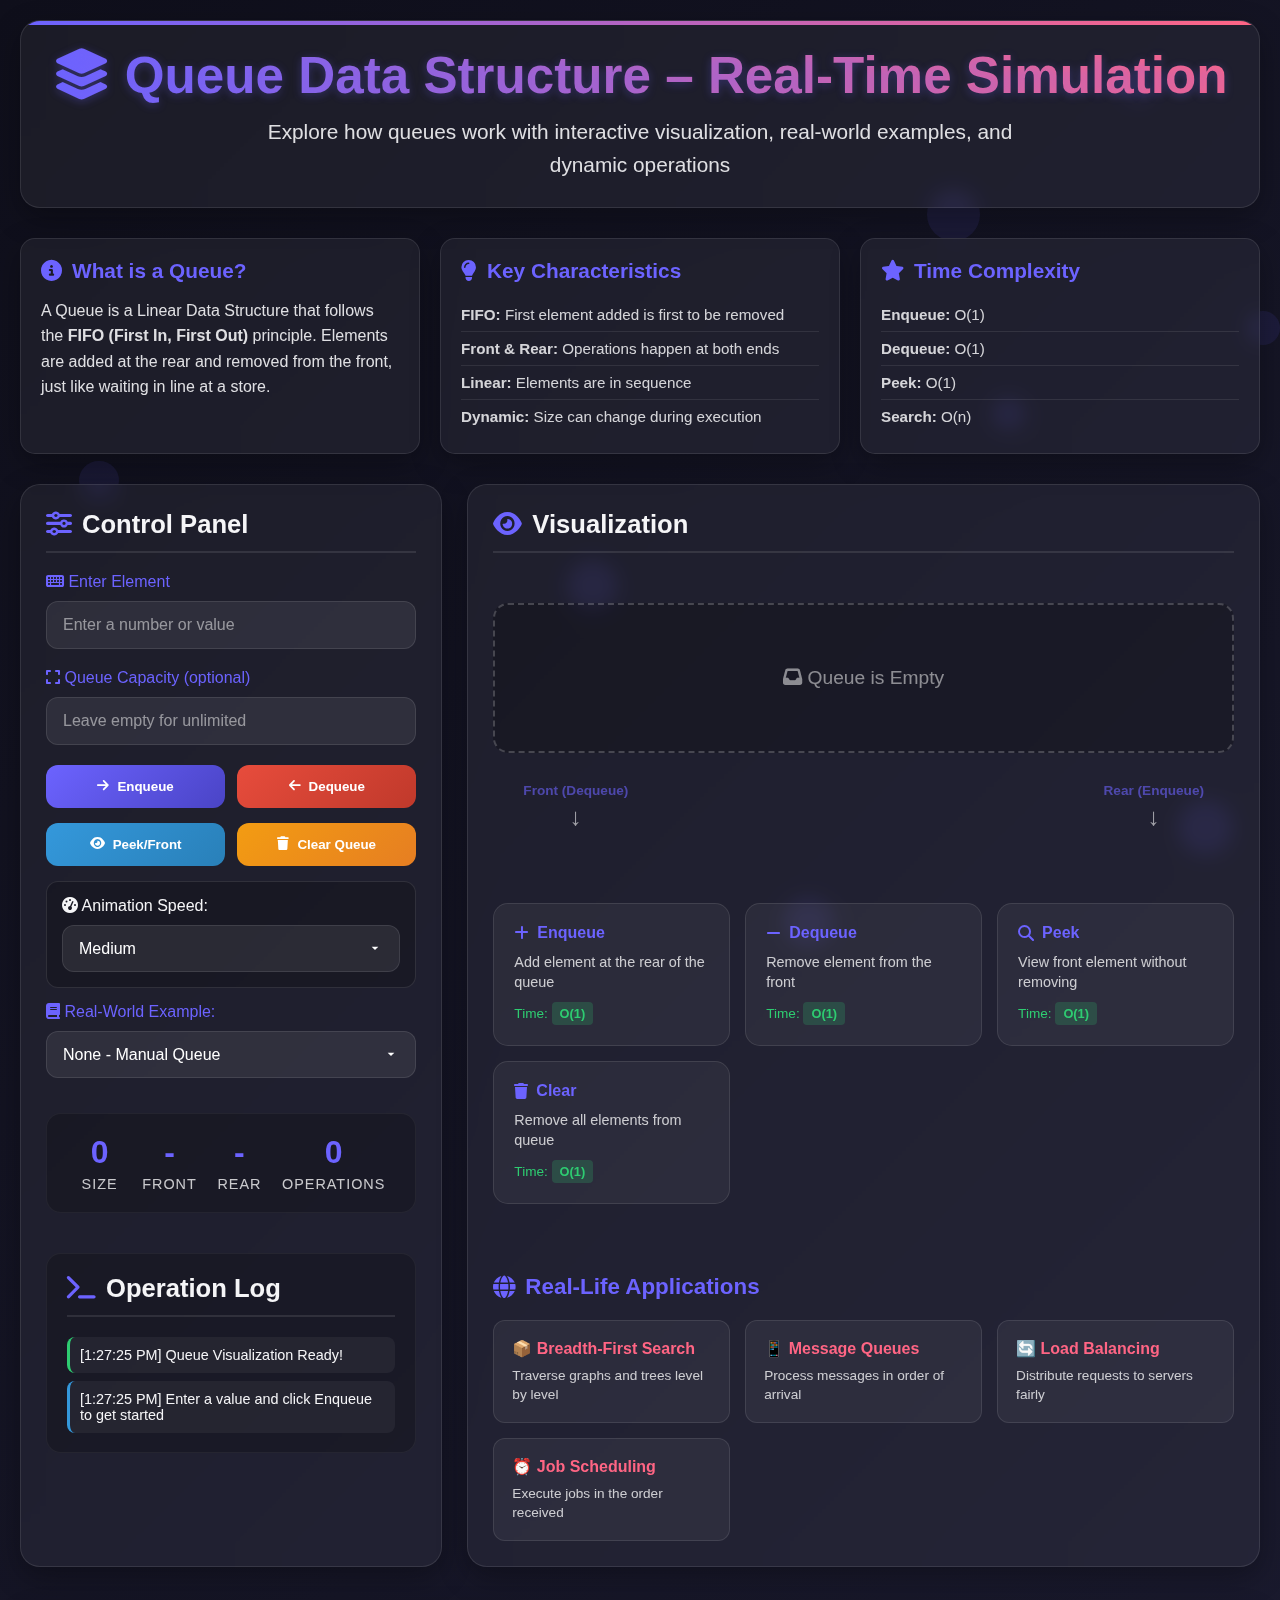
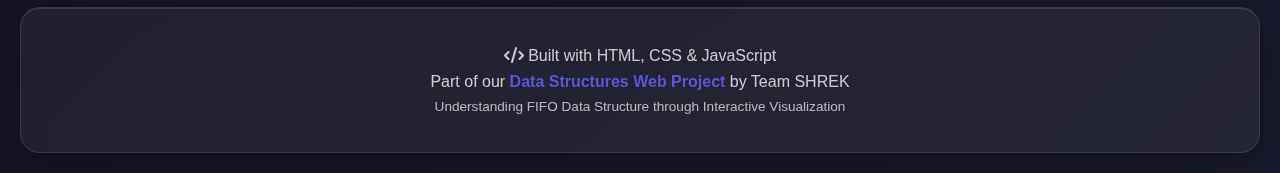
<file: Shreya-queue/index.html>
<!DOCTYPE html>
<html lang="en">
<head>
    <meta charset="UTF-8">
    <meta name="viewport" content="width=device-width, initial-scale=1.0">
    <title>Queue Data Structure – Real-Time Simulation</title>
    <link rel="stylesheet" href="styles.css">
    <link rel="stylesheet" href="https://cdnjs.cloudflare.com/ajax/libs/font-awesome/6.4.0/css/all.min.css">
</head>
<body>
    <div class="floating-elements" id="floating-elements"></div>
    
    <div class="container">
        <!-- Header -->
        <header>
            <h1><i class="fas fa-layer-group"></i> Queue Data Structure – Real-Time Simulation</h1>
            <p class="subtitle">Explore how queues work with interactive visualization, real-world examples, and dynamic operations</p>
        </header>

        <!-- Info Section -->
        <div class="info-section">
            <div class="info-card">
                <h3><i class="fas fa-info-circle"></i> What is a Queue?</h3>
                <p>A Queue is a Linear Data Structure that follows the <strong>FIFO (First In, First Out)</strong> principle. Elements are added at the rear and removed from the front, just like waiting in line at a store.</p>
            </div>
            <div class="info-card">
                <h3><i class="fas fa-lightbulb"></i> Key Characteristics</h3>
                <ul>
                    <li><strong>FIFO:</strong> First element added is first to be removed</li>
                    <li><strong>Front & Rear:</strong> Operations happen at both ends</li>
                    <li><strong>Linear:</strong> Elements are in sequence</li>
                    <li><strong>Dynamic:</strong> Size can change during execution</li>
                </ul>
            </div>
            <div class="info-card">
                <h3><i class="fas fa-star"></i> Time Complexity</h3>
                <ul>
                    <li><strong>Enqueue:</strong> O(1)</li>
                    <li><strong>Dequeue:</strong> O(1)</li>
                    <li><strong>Peek:</strong> O(1)</li>
                    <li><strong>Search:</strong> O(n)</li>
                </ul>
            </div>
        </div>

        <!-- Main Dashboard -->
        <div class="dashboard">
            <!-- Control Panel -->
            <div class="console">
                <h2 class="section-title"><i class="fas fa-sliders-h"></i> Control Panel</h2>
                
                <!-- Input Group -->
                <div class="input-group">
                    <label for="queue-input"><i class="fas fa-keyboard"></i> Enter Element</label>
                    <input type="text" id="queue-input" placeholder="Enter a number or value" maxlength="10">
                </div>

                <!-- Queue Size Control -->
                <div class="input-group">
                    <label for="queue-size"><i class="fas fa-expand"></i> Queue Capacity (optional)</label>
                    <input type="number" id="queue-size" min="1" max="20" placeholder="Leave empty for unlimited">
                </div>

                <!-- Action Buttons -->
                <div class="control-buttons">
                    <button id="enqueue-btn" class="btn-primary"><i class="fas fa-arrow-right"></i> Enqueue</button>
                    <button id="dequeue-btn" class="btn-danger"><i class="fas fa-arrow-left"></i> Dequeue</button>
                </div>

                <div class="control-buttons">
                    <button id="peek-btn" class="btn-info"><i class="fas fa-eye"></i> Peek/Front</button>
                    <button id="clear-btn" class="btn-warning"><i class="fas fa-trash"></i> Clear Queue</button>
                </div>

                <!-- Speed Control -->
                <div class="speed-control">
                    <label for="animation-speed"><i class="fas fa-tachometer-alt"></i> Animation Speed:</label>
                    <select id="animation-speed">
                        <option value="slow">Slow</option>
                        <option value="medium" selected>Medium</option>
                        <option value="fast">Fast</option>
                    </select>
                </div>

                <!-- Real-World Example Selection -->
                <div class="example-section">
                    <label for="example-select"><i class="fas fa-book"></i> Real-World Example:</label>
                    <select id="example-select">
                        <option value="none">None - Manual Queue</option>
                        <option value="ticket">🎫 Ticket Booking System</option>
                        <option value="printer">🖨️ Printer Queue</option>
                        <option value="callcenter">☎️ Call Center System</option>
                    </select>
                </div>

                <!-- Demo Button for Examples -->
                <button id="demo-example-btn" class="btn-secondary" style="display: none;"><i class="fas fa-play"></i> Start Demo</button>

                <!-- Statistics -->
                <div class="stats">
                    <div class="stat-item">
                        <div class="stat-value" id="queue-size-stat">0</div>
                        <div class="stat-label">Size</div>
                    </div>
                    <div class="stat-item">
                        <div class="stat-value" id="front-stat">-</div>
                        <div class="stat-label">Front</div>
                    </div>
                    <div class="stat-item">
                        <div class="stat-value" id="rear-stat">-</div>
                        <div class="stat-label">Rear</div>
                    </div>
                    <div class="stat-item">
                        <div class="stat-value" id="total-ops">0</div>
                        <div class="stat-label">Operations</div>
                    </div>
                </div>

                <!-- Log Area -->
                <div class="log">
                    <h3 class="section-title"><i class="fas fa-terminal"></i> Operation Log</h3>
                    <div id="log-entries"></div>
                </div>
            </div>

            <!-- Visualization Area -->
            <div class="visualization">
                <h2 class="section-title"><i class="fas fa-eye"></i> Visualization</h2>

                <!-- Queue Display -->
                <div class="queue-container" id="queue-container">
                    <!-- Queue elements will be displayed here -->
                </div>

                <!-- Pointer Labels -->
                <div class="pointer-labels">
                    <div class="pointer front-pointer">
                        <span class="pointer-label">Front (Dequeue)</span>
                        <div class="pointer-arrow">↓</div>
                    </div>
                    <div class="pointer rear-pointer">
                        <span class="pointer-label">Rear (Enqueue)</span>
                        <div class="pointer-arrow">↓</div>
                    </div>
                </div>

                <!-- Example Display Area -->
                <div id="example-display" class="example-display" style="display: none;"></div>

                <!-- Operations Description -->
                <div class="operations-grid">
                    <div class="operation-card">
                        <h4><i class="fas fa-plus"></i> Enqueue</h4>
                        <p>Add element at the rear of the queue</p>
                        <div class="complexity">Time: <span class="badge success">O(1)</span></div>
                    </div>
                    <div class="operation-card">
                        <h4><i class="fas fa-minus"></i> Dequeue</h4>
                        <p>Remove element from the front</p>
                        <div class="complexity">Time: <span class="badge success">O(1)</span></div>
                    </div>
                    <div class="operation-card">
                        <h4><i class="fas fa-search"></i> Peek</h4>
                        <p>View front element without removing</p>
                        <div class="complexity">Time: <span class="badge success">O(1)</span></div>
                    </div>
                    <div class="operation-card">
                        <h4><i class="fas fa-trash"></i> Clear</h4>
                        <p>Remove all elements from queue</p>
                        <div class="complexity">Time: <span class="badge success">O(1)</span></div>
                    </div>
                </div>

                <!-- Real-World Use Cases -->
                <div class="usecases-section">
                    <h3><i class="fas fa-globe"></i> Real-Life Applications</h3>
                    <div class="usecases-grid">
                        <div class="usecase-item">
                            <h5>📦 Breadth-First Search</h5>
                            <p>Traverse graphs and trees level by level</p>
                        </div>
                        <div class="usecase-item">
                            <h5>📱 Message Queues</h5>
                            <p>Process messages in order of arrival</p>
                        </div>
                        <div class="usecase-item">
                            <h5>🔄 Load Balancing</h5>
                            <p>Distribute requests to servers fairly</p>
                        </div>
                        <div class="usecase-item">
                            <h5>⏰ Job Scheduling</h5>
                            <p>Execute jobs in the order received</p>
                        </div>
                    </div>
                </div>
            </div>
        </div>
    </div>

    <!-- Footer -->
    <footer>
        <p><i class="fas fa-code"></i> Built with HTML, CSS & JavaScript</p>
        <p>Part of our <strong>Data Structures Web Project</strong> by Team SHREK</p>
        <p style="font-size: 0.85rem; opacity: 0.7;">Understanding FIFO Data Structure through Interactive Visualization</p>
    </footer>

    <script src="script.js"></script>
</body>
</html>
</file>
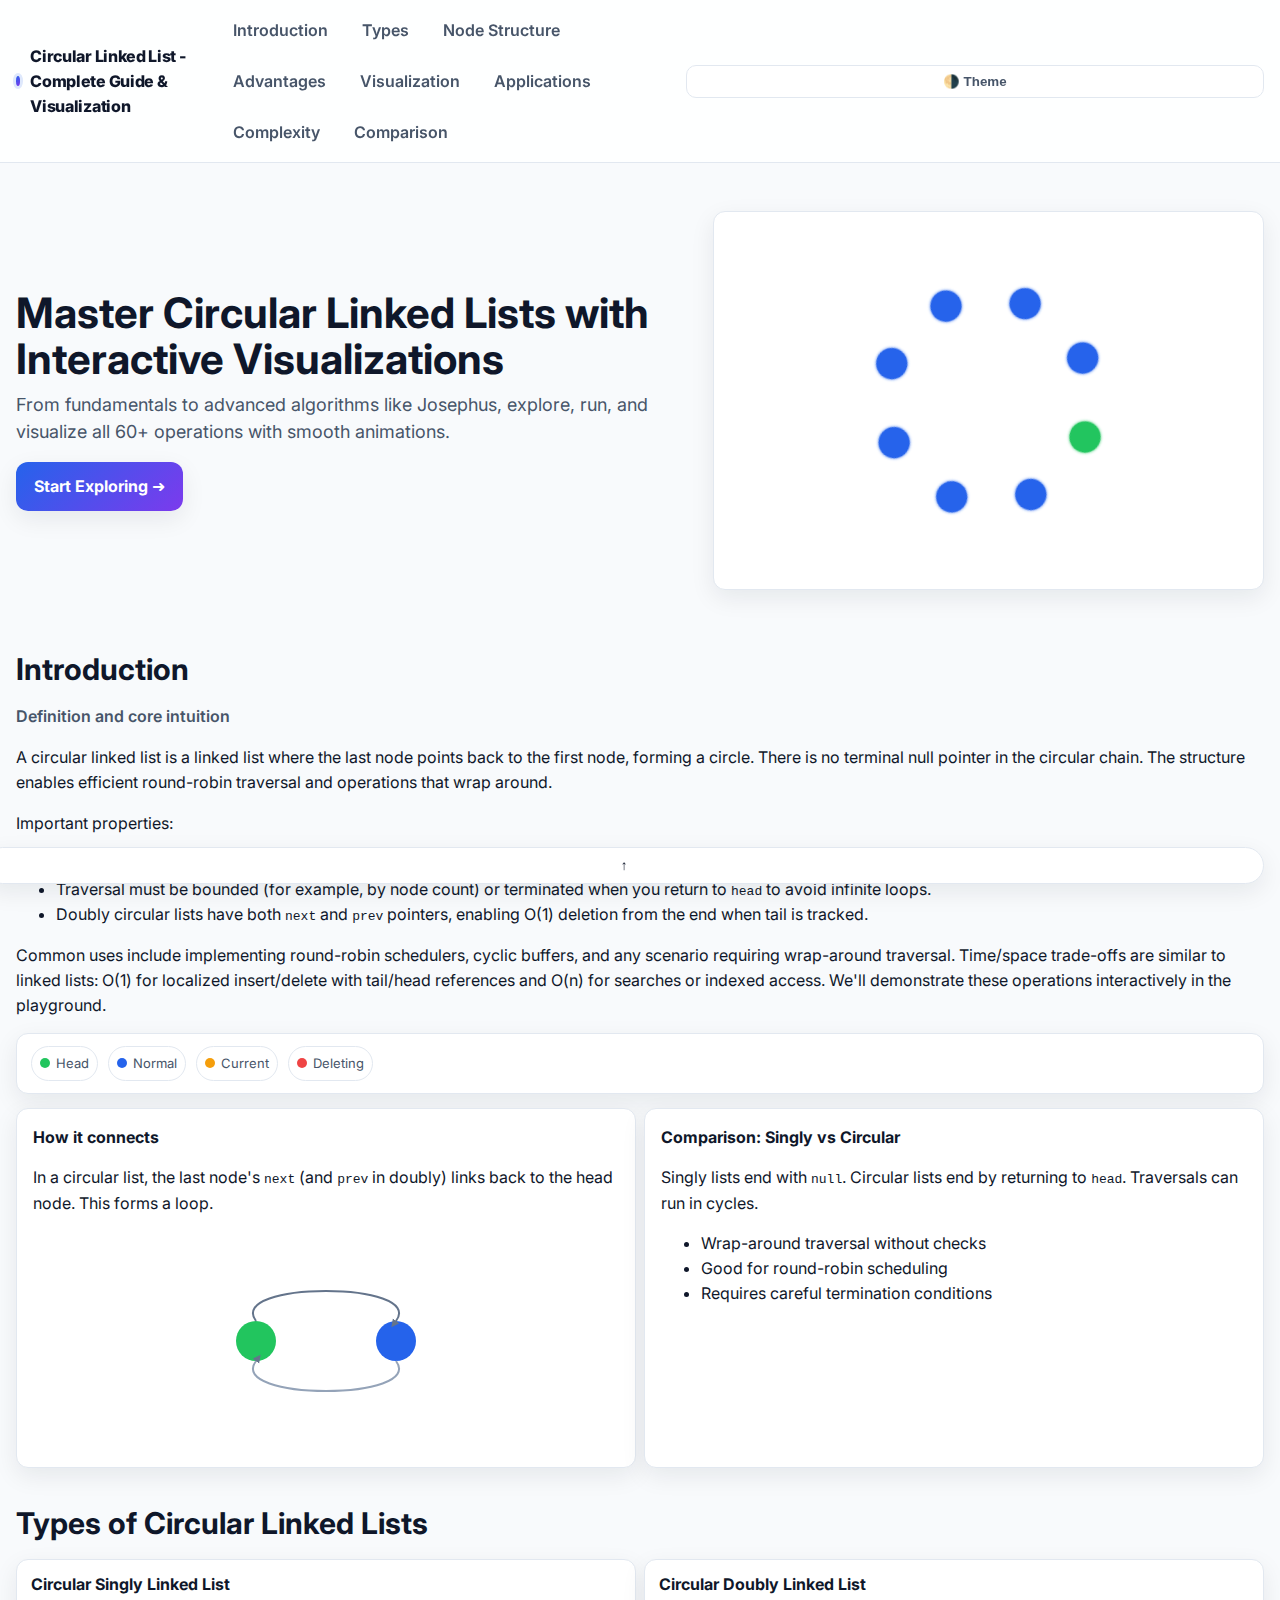
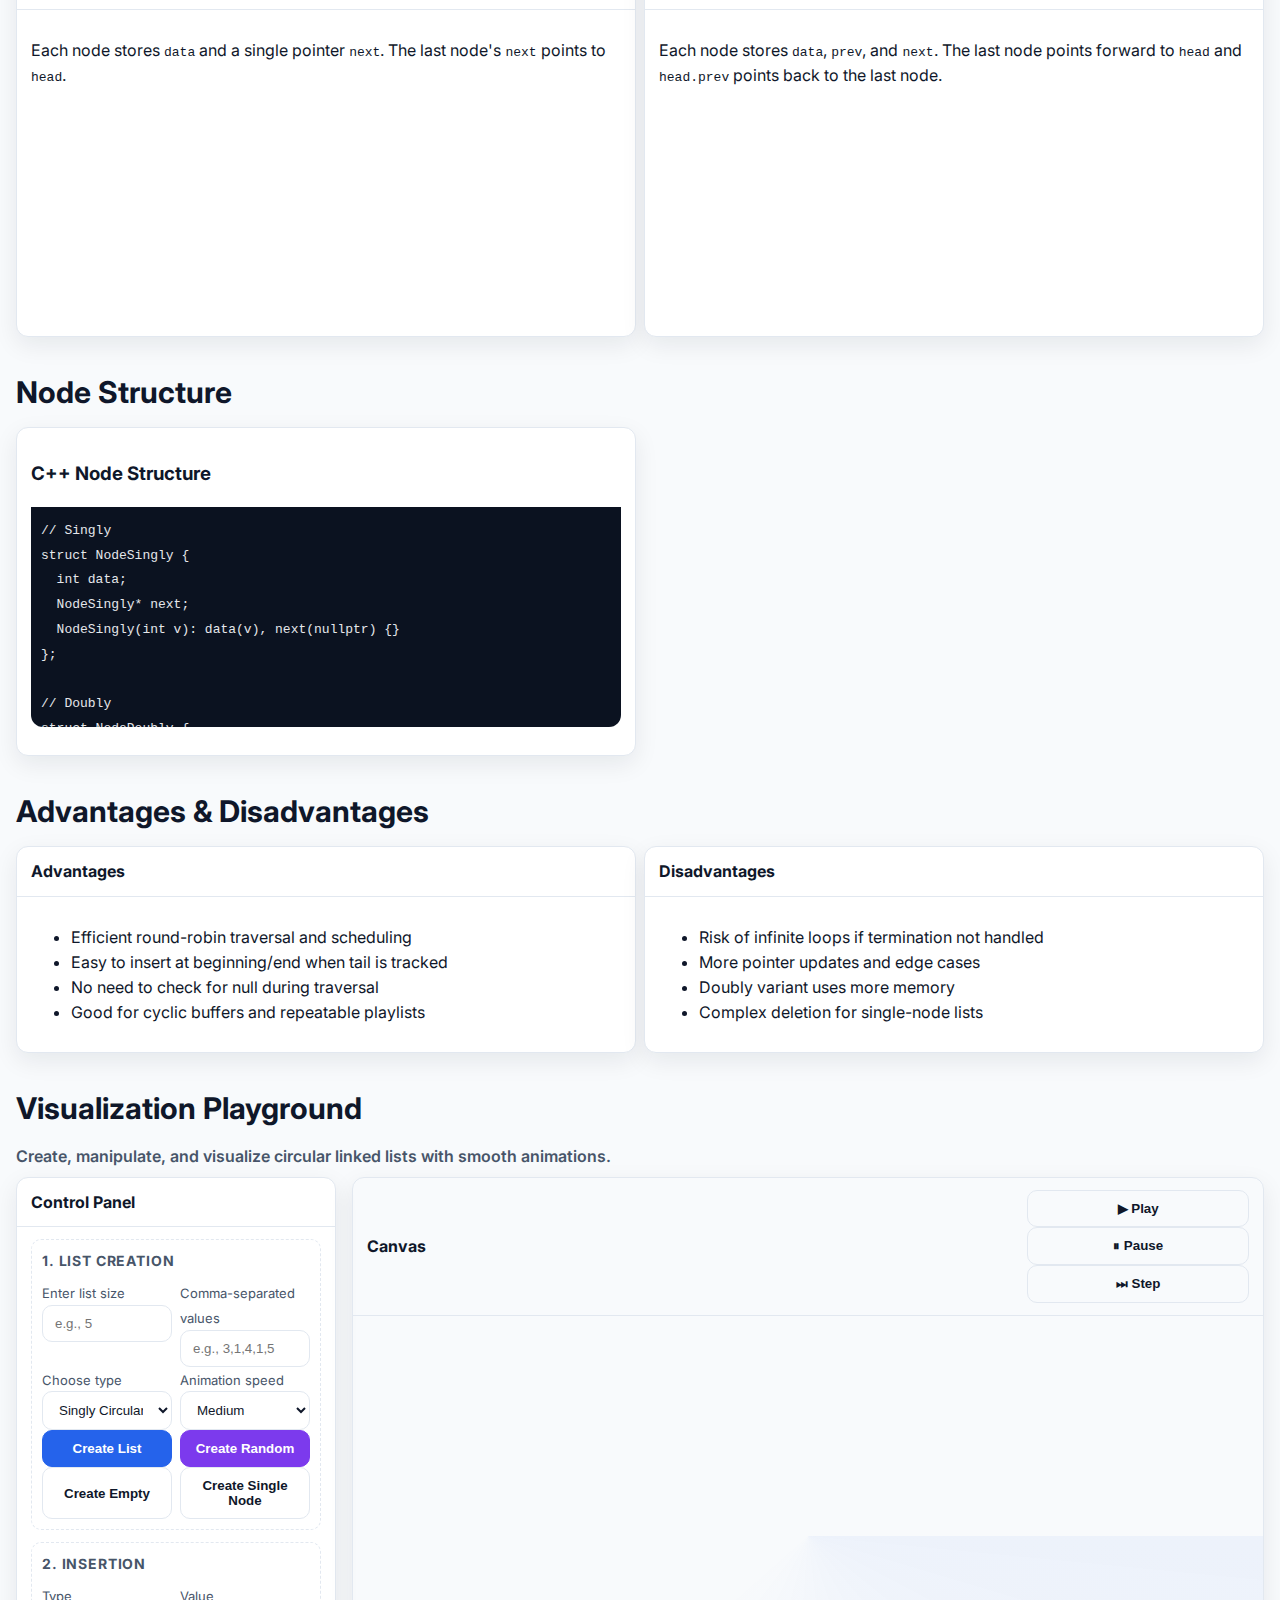
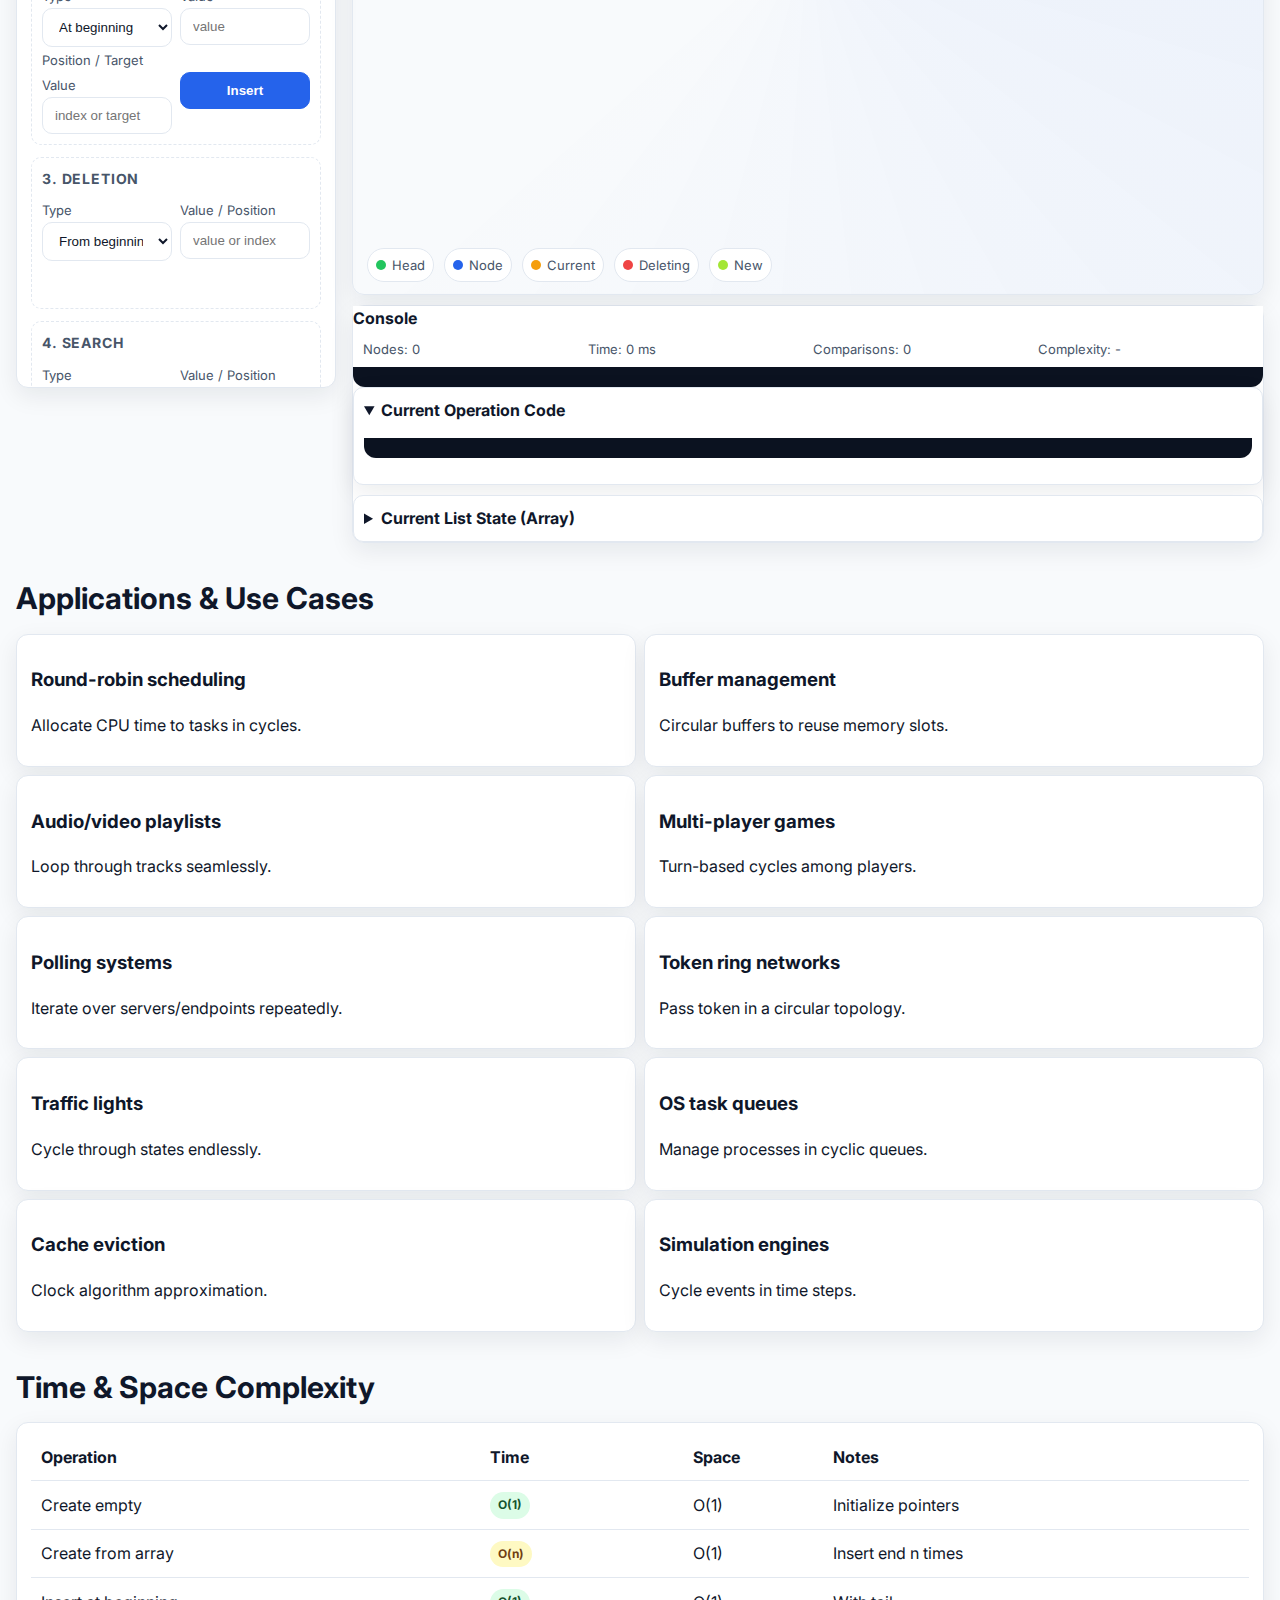
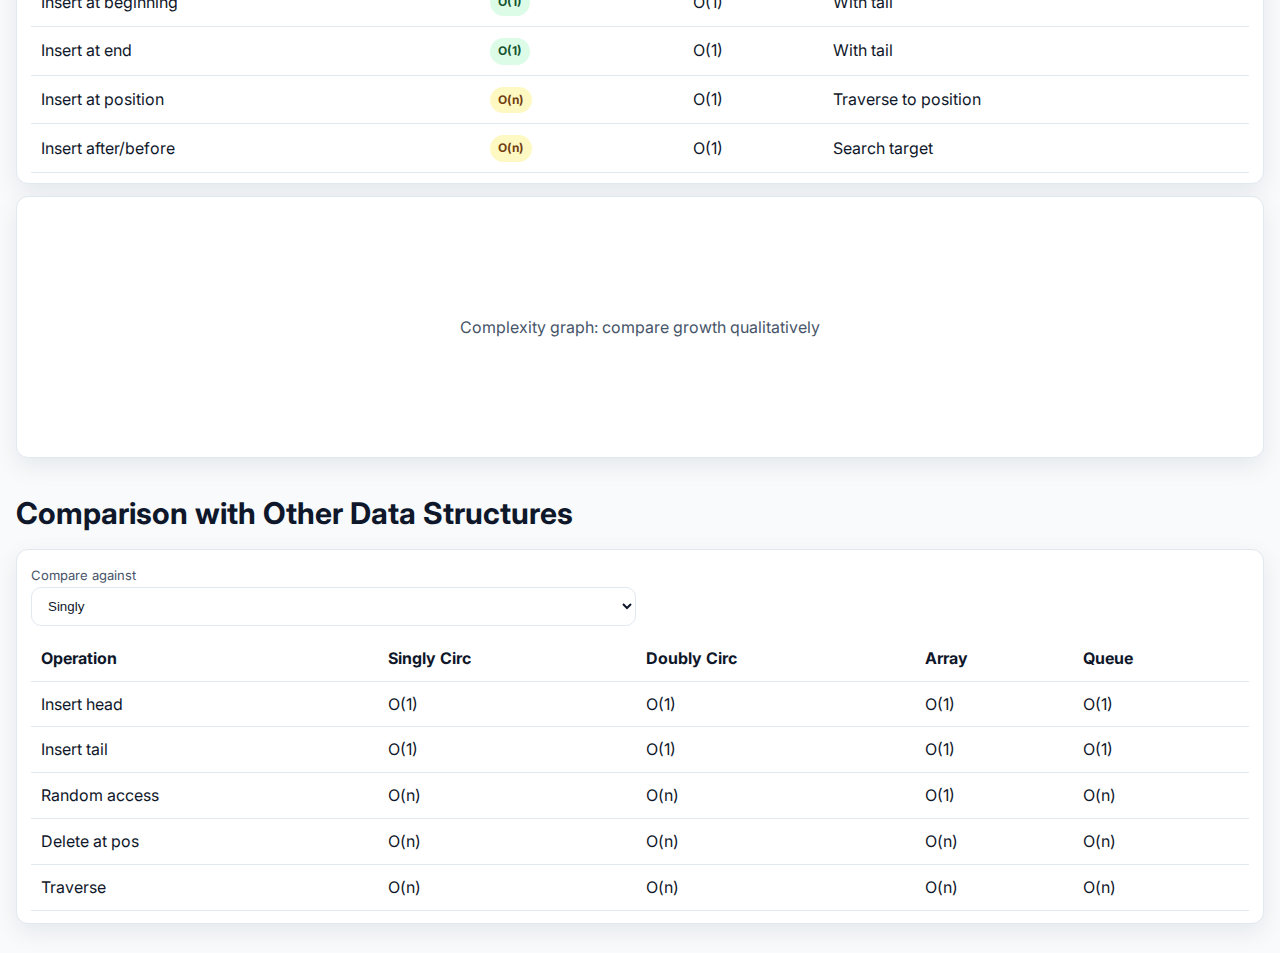
<file: circular-linked-list.html>
<!DOCTYPE html>
<html lang="en">
<head>
  <meta charset="utf-8" />
  <meta name="viewport" content="width=device-width, initial-scale=1" />
  <meta name="description" content="Circular Linked List - Complete Guide & Visualization. Learn theory to advanced with interactive animations and hands-on playground." />
  <title>Circular Linked List - Complete Guide & Visualization</title>
  <link rel="preconnect" href="https://fonts.googleapis.com">
  <link rel="preconnect" href="https://fonts.gstatic.com" crossorigin>
  <link href="https://fonts.googleapis.com/css2?family=Inter:wght@400;600;700;800&family=Fira+Code:wght@400;600&display=swap" rel="stylesheet">
  <style>
    :root {
      --color-primary: #2563eb;
      --color-primary-600: #1d4ed8;
      --color-secondary: #7c3aed;
      --color-accent: #10b981;
      --color-warn: #f59e0b;
      --color-danger: #ef4444;
      --bg: #f8fafc;
      --bg-elev: #ffffff;
      --text: #0f172a;
      --muted: #475569;
      --border: #e2e8f0;
      --shadow: 0 8px 24px rgba(15,23,42,0.08);
      --radius: 12px;
      --radius-sm: 10px;
      --radius-lg: 16px;
      --focus: 0 0 0 3px rgba(37, 99, 235, 0.35);
      --code-bg: #0b1220;
      --code-fg: #e5e7eb;
      --green: #10b981;
      --yellow: #f59e0b;
      --blue: #2563eb;
      --red: #ef4444;
      --purple: #7c3aed;
    }
    [data-theme="dark"] {
      --bg: #0b1220;
      --bg-elev: #0f172a;
      --text: #e5e7eb;
      --muted: #94a3b8;
      --border: #1f2937;
      --shadow: 0 12px 28px rgba(0,0,0,0.45);
      --code-bg: #0b1220;
      --code-fg: #f8fafc;
    }
    * { box-sizing: border-box; }
    html { scroll-behavior: smooth; }
    body {
      margin: 0;
      font-family: Inter, ui-sans-serif, system-ui, -apple-system, Segoe UI, Roboto, Arial, sans-serif;
      color: var(--text);
      background: var(--bg);
      line-height: 1.55;
    }
    a { color: inherit; text-decoration: none; }
    img { max-width: 100%; display: block; }

    /* Header / Nav */
    header.site-header {
      position: sticky; top: 0; z-index: 50;
      backdrop-filter: blur(10px);
      background: color-mix(in srgb, var(--bg-elev) 84%, transparent);
      border-bottom: 1px solid var(--border);
    }
    .nav {
      max-width: 1280px; margin: 0 auto; padding: 10px 16px; display: flex; align-items: center; gap: 16px;
    }
    .brand { font-weight: 800; letter-spacing: -0.02em; display: flex; align-items: center; gap: 10px; }
    .brand .dot { width: 10px; height: 10px; border-radius: 50%; background: linear-gradient(135deg, var(--color-primary), var(--color-secondary)); box-shadow: 0 0 0 3px rgba(37,99,235,0.15); }
    .brand span { font-size: 16px; }
    nav.menu { display: flex; flex-wrap: wrap; gap: 10px; margin-left: auto; }
    nav.menu a { padding: 8px 12px; border-radius: 8px; color: var(--muted); font-weight: 600; }
    nav.menu a:hover, nav.menu a:focus { color: var(--text); background: var(--border); outline: none; box-shadow: var(--focus); }
    .theme-toggle { border: 1px solid var(--border); background: var(--bg-elev); color: var(--muted); padding: 8px 12px; border-radius: 10px; cursor: pointer; font-weight: 600; }
    .theme-toggle:hover { color: var(--text); border-color: var(--muted); }

    /* Hero */
    .hero { max-width: 1280px; margin: 24px auto; padding: 24px 16px; display: grid; grid-template-columns: 1.1fr 0.9fr; gap: 24px; align-items: center; }
    .hero h1 { font-size: clamp(24px, 4vw, 42px); line-height: 1.1; margin: 0 0 8px; }
    .hero p.lead { color: var(--muted); font-size: 18px; margin: 0 0 16px; }
    .cta { display: inline-flex; align-items: center; gap: 10px; background: linear-gradient(135deg, var(--color-primary), var(--color-secondary)); color: white; padding: 12px 18px; border-radius: 12px; font-weight: 700; box-shadow: var(--shadow); }
    .cta:hover { filter: brightness(1.05); transform: translateY(-1px); }
    .hero-card { background: var(--bg-elev); border: 1px solid var(--border); border-radius: var(--radius); padding: 16px; box-shadow: var(--shadow); position: relative; }

    /* Sections */
    section { max-width: 1280px; margin: 32px auto; padding: 0 16px; }
    section h2 { font-size: clamp(20px, 3vw, 30px); margin: 6px 0 12px; }
    .sub { color: var(--muted); margin: 0 0 8px; font-weight: 600; }

    /* Visualization Playground Layout */
    .playground {
      display: grid; grid-template-columns: 320px 1fr; gap: 16px; align-items: start;
    }
    .panel { background: var(--bg-elev); border: 1px solid var(--border); border-radius: var(--radius); box-shadow: var(--shadow); }
    .panel .panel-header { padding: 12px 14px; border-bottom: 1px solid var(--border); display: flex; align-items: center; justify-content: space-between; }
    .panel .panel-body { padding: 12px 14px; }
  /* Make control sidebar scroll independently to avoid page scroll chaining */
  #controlsPanel .panel-body { max-height: calc(100vh - 140px); overflow: auto; overscroll-behavior: contain; }

    .controls { display: grid; gap: 12px; }
    .control-group { border: 1px dashed var(--border); border-radius: var(--radius-sm); padding: 10px; }
    .control-group h3 { margin: 0 0 8px; font-size: 14px; color: var(--muted); text-transform: uppercase; letter-spacing: 0.06em; }
    .row { display: grid; grid-template-columns: 1fr 1fr; gap: 8px; }
    .row-1 { display: grid; grid-template-columns: 1fr; gap: 8px; }
    label { font-size: 13px; color: var(--muted); }
    input, select, button, textarea { width: 100%; padding: 10px 12px; border-radius: 10px; border: 1px solid var(--border); background: var(--bg-elev); color: var(--text); }
    button { cursor: pointer; font-weight: 700; }
    button.primary { background: var(--color-primary); border-color: var(--color-primary); color: white; }
    button.secondary { background: var(--color-secondary); border-color: var(--color-secondary); color: white; }
    button.ghost { background: transparent; }
    button.warn { background: var(--color-warn); border-color: var(--color-warn); color: #111827; }
    button.danger { background: var(--danger); border-color: var(--danger); color: white; }
    button:focus { outline: none; box-shadow: var(--focus); }

    .viz-wrapper { min-height: 420px; display: grid; grid-template-rows: 1fr auto; gap: 10px; }
    .svg-stage { background: conic-gradient(from 90deg at 50% 50%, rgba(37, 99, 235, 0.05), transparent 40%); border: 1px solid var(--border); border-radius: var(--radius); position: relative; overflow: hidden; }
    svg { width: 100%; height: 100%; display: block; }

    .legend { display: flex; gap: 10px; flex-wrap: wrap; font-size: 13px; color: var(--muted); }
    .legend .item { display: inline-flex; align-items: center; gap: 6px; padding: 6px 8px; border: 1px solid var(--border); border-radius: 999px; background: var(--bg-elev); }
    .dot { width: 10px; height: 10px; border-radius: 50%; }

    /* Console */
    .console { background: var(--bg-elev); border: 1px solid var(--border); border-radius: var(--radius); box-shadow: var(--shadow); }
    .console .panel-header { position: sticky; top: 50px; background: var(--bg-elev); z-index: 2; }
    .log { max-height: 220px; overflow: auto; font-family: "Fira Code", ui-monospace, SFMono-Regular, Menlo, Consolas, monospace; background: var(--code-bg); color: var(--code-fg); padding: 10px; border-bottom-left-radius: var(--radius); border-bottom-right-radius: var(--radius); }
    .log .line { padding: 4px 0; border-bottom: 1px dashed rgba(255,255,255,0.06); }
    .stats { display: grid; grid-template-columns: repeat(4, 1fr); gap: 10px; padding: 8px 10px; color: var(--muted); font-size: 13px; }

    /* Accordions */
    details { border: 1px solid var(--border); border-radius: var(--radius-sm); background: var(--bg-elev); padding: 10px; }
    details + details { margin-top: 10px; }
    details[open] { box-shadow: var(--shadow); }
    summary { cursor: pointer; font-weight: 700; }

    /* Tables */
    table { width: 100%; border-collapse: collapse; }
    th, td { border-bottom: 1px solid var(--border); padding: 10px; text-align: left; }
    th { position: sticky; top: 0; background: var(--bg-elev); z-index: 1; cursor: pointer; }
    .chip { display: inline-flex; align-items: center; gap: 6px; padding: 4px 8px; border-radius: 999px; font-size: 12px; font-weight: 700; }
    .chip.green { background: #dcfce7; color: #14532d; }
    .chip.yellow { background: #fef9c3; color: #713f12; }
    .chip.red { background: #fee2e2; color: #7f1d1d; }

    /* Floating / utility */
    .back-to-top { position: fixed; right: 16px; bottom: 16px; padding: 10px 12px; border-radius: 999px; border: 1px solid var(--border); background: var(--bg-elev); box-shadow: var(--shadow); }
    .progress { position: fixed; top: 0; left: 0; height: 3px; background: linear-gradient(90deg, var(--color-primary), var(--color-secondary)); width: 0%; z-index: 60; }

    /* Animations */
    .fade-in { animation: fadeIn .6s ease both; }
    @keyframes fadeIn { from { opacity: 0; transform: translateY(6px); } to { opacity: 1; transform: translateY(0); } }
    .pulse { animation: pulse 1s ease-in-out 1; }
    @keyframes pulse { 0% { transform: scale(0.8); } 50% { transform: scale(1.08); } 100% { transform: scale(1); } }

    /* Responsive */
    @media (max-width: 980px) {
      .hero { grid-template-columns: 1fr; }
      .playground { grid-template-columns: 1fr; }
      .stats { grid-template-columns: repeat(2, 1fr); }
    }
  </style>
</head>
<body>
  <div class="progress" id="scrollProgress" aria-hidden="true"></div>
  <header class="site-header" role="banner" aria-label="Site header">
    <div class="nav">
      <div class="brand" aria-label="Brand">
        <span class="dot" aria-hidden="true"></span>
        <span>Circular Linked List - Complete Guide & Visualization</span>
      </div>
      <nav class="menu" aria-label="Primary">
        <a href="#intro">Introduction</a>
        <a href="#types">Types</a>
        <a href="#node-structure">Node Structure</a>
        <a href="#advantages">Advantages</a>
        <a href="#playground">Visualization</a>
        <a href="#applications">Applications</a>
        <a href="#complexity">Complexity</a>
        <a href="#comparison">Comparison</a>
      </nav>
      <button class="theme-toggle" id="themeToggle" aria-label="Toggle dark mode">🌗 Theme</button>
    </div>
  </header>

  <main>
    <section class="hero" aria-label="Hero">
      <div>
        <h1>Master Circular Linked Lists with Interactive Visualizations</h1>
        <p class="lead">From fundamentals to advanced algorithms like Josephus, explore, run, and visualize all 60+ operations with smooth animations.</p>
        <a class="cta" href="#playground" role="button" aria-label="Start Exploring">Start Exploring ➜</a>
      </div>
      <div class="hero-card" aria-hidden="true">
        <svg id="heroSvg" viewBox="0 0 600 400" role="img" aria-label="Animated circular linked list diagram">
          <defs>
            <filter id="glow"><feGaussianBlur stdDeviation="2" result="b"/><feMerge><feMergeNode in="b"/><feMergeNode in="SourceGraphic"/></feMerge></filter>
          </defs>
          <g id="heroRing" transform="translate(300,200)">
          </g>
        </svg>
      </div>
    </section>

    <section id="intro" aria-labelledby="intro-title">
      <h2 id="intro-title">Introduction</h2>
      <p class="sub">Definition and core intuition</p>
      <p>A circular linked list is a linked list where the last node points back to the first node, forming a circle. There is no terminal null pointer in the circular chain. The structure enables efficient round-robin traversal and operations that wrap around.</p>
      <p>Important properties:
      <ul>
        <li>There is no natural beginning or end — you typically keep a <code>head</code> (or <code>tail</code>) reference to mark a start point.</li>
        <li>Traversal must be bounded (for example, by node count) or terminated when you return to <code>head</code> to avoid infinite loops.</li>
        <li>Doubly circular lists have both <code>next</code> and <code>prev</code> pointers, enabling O(1) deletion from the end when tail is tracked.</li>
      </ul>
      </p>
      <p>Common uses include implementing round-robin schedulers, cyclic buffers, and any scenario requiring wrap-around traversal. Time/space trade-offs are similar to linked lists: O(1) for localized insert/delete with tail/head references and O(n) for searches or indexed access. We'll demonstrate these operations interactively in the playground.</p>
      <div class="panel" style="margin-top:12px;">
        <div class="panel-body">
          <div class="legend" aria-label="Legend">
            <span class="item"><span class="dot" style="background:#22c55e"></span> Head</span>
            <span class="item"><span class="dot" style="background:#2563eb"></span> Normal</span>
            <span class="item"><span class="dot" style="background:#f59e0b"></span> Current</span>
            <span class="item"><span class="dot" style="background:#ef4444"></span> Deleting</span>
          </div>
        </div>
      </div>
      <div class="row" style="margin-top:14px;">
        <div class="hero-card">
          <strong>How it connects</strong>
          <p>In a circular list, the last node's <code>next</code> (and <code>prev</code> in doubly) links back to the head node. This forms a loop.</p>
          <div style="height:220px" id="introSvgWrap">
            <svg id="introSvg" viewBox="0 0 480 220" aria-label="Diagram showing last node points to first"></svg>
          </div>
        </div>
        <div class="hero-card">
          <strong>Comparison: Singly vs Circular</strong>
          <p>Singly lists end with <code>null</code>. Circular lists end by returning to <code>head</code>. Traversals can run in cycles.</p>
          <ul>
            <li>Wrap-around traversal without checks</li>
            <li>Good for round-robin scheduling</li>
            <li>Requires careful termination conditions</li>
          </ul>
        </div>
      </div>
    </section>

    <section id="types" aria-labelledby="types-title">
      <h2 id="types-title">Types of Circular Linked Lists</h2>
      <div class="row">
        <div class="panel">
          <div class="panel-header"><strong>Circular Singly Linked List</strong></div>
          <div class="panel-body">
            <p>Each node stores <code>data</code> and a single pointer <code>next</code>. The last node's <code>next</code> points to <code>head</code>.</p>
            <div id="typesSingly" style="height:220px;">
              <svg viewBox="0 0 480 220"></svg>
            </div>
          </div>
        </div>
        <div class="panel">
          <div class="panel-header"><strong>Circular Doubly Linked List</strong></div>
          <div class="panel-body">
            <p>Each node stores <code>data</code>, <code>prev</code>, and <code>next</code>. The last node points forward to <code>head</code> and <code>head.prev</code> points back to the last node.</p>
            <div id="typesDoubly" style="height:220px;">
              <svg viewBox="0 0 480 220"></svg>
            </div>
          </div>
        </div>
      </div>
    </section>

    <section id="node-structure" aria-labelledby="node-structure-title">
      <h2 id="node-structure-title">Node Structure</h2>
      <div class="row">
        <div class="panel">
          <div class="panel-body">
            <h3>C++ Node Structure</h3>
            <pre class="log" aria-label="C++ node code"><code>// Singly
struct NodeSingly {
  int data;
  NodeSingly* next;
  NodeSingly(int v): data(v), next(nullptr) {}
};

// Doubly
struct NodeDoubly {
  int data;
  NodeDoubly* next;
  NodeDoubly* prev;
  NodeDoubly(int v): data(v), next(nullptr), prev(nullptr) {}
};</code></pre>
          </div>
        </div>
      </div>
    </section>

    <section id="advantages" aria-labelledby="advantages-title">
      <h2 id="advantages-title">Advantages & Disadvantages</h2>
      <div class="row">
        <div class="panel" aria-label="Advantages">
          <div class="panel-header"><strong>Advantages</strong></div>
          <div class="panel-body">
            <ul>
              <li>Efficient round-robin traversal and scheduling</li>
              <li>Easy to insert at beginning/end when tail is tracked</li>
              <li>No need to check for null during traversal</li>
              <li>Good for cyclic buffers and repeatable playlists</li>
            </ul>
          </div>
        </div>
        <div class="panel" aria-label="Disadvantages">
          <div class="panel-header"><strong>Disadvantages</strong></div>
          <div class="panel-body">
            <ul>
              <li>Risk of infinite loops if termination not handled</li>
              <li>More pointer updates and edge cases</li>
              <li>Doubly variant uses more memory</li>
              <li>Complex deletion for single-node lists</li>
            </ul>
          </div>
        </div>
      </div>
    </section>

    <!-- Operations Theory removed per request (moved into inline docs / console snippets) -->

    <section id="playground" aria-labelledby="playground-title">
      <h2 id="playground-title">Visualization Playground</h2>
      <p class="sub">Create, manipulate, and visualize circular linked lists with smooth animations.</p>
      <div class="playground">
        <aside class="panel" aria-label="Controls" id="controlsPanel">
          <div class="panel-header"><strong>Control Panel</strong></div>
          <div class="panel-body controls">
            <div class="control-group" aria-labelledby="cg-create-title">
              <h3 id="cg-create-title">1. List Creation</h3>
              <div class="row">
                <div>
                  <label for="listSize">Enter list size</label>
                  <input id="listSize" type="number" min="0" placeholder="e.g., 5" />
                </div>
                <div>
                  <label for="listValues">Comma-separated values</label>
                  <input id="listValues" type="text" placeholder="e.g., 3,1,4,1,5" />
                </div>
              </div>
              <div class="row">
                <div>
                  <label for="listType">Choose type</label>
                  <select id="listType">
                    <option value="singly">Singly Circular</option>
                    <option value="doubly">Doubly Circular</option>
                  </select>
                </div>
                <div>
                  <label for="animationSpeed">Animation speed</label>
                  <select id="animationSpeed">
                    <option value="slow">Slow</option>
                    <option value="medium" selected>Medium</option>
                    <option value="fast">Fast</option>
                  </select>
                </div>
              </div>
              <div class="row">
                <button id="btnCreateList" class="primary">Create List</button>
                <button id="btnCreateRandom" class="secondary">Create Random</button>
              </div>
              <div class="row">
                <button id="btnCreateEmpty" class="ghost">Create Empty</button>
                <button id="btnCreateSingle" class="ghost">Create Single Node</button>
              </div>
            </div>

            <div class="control-group" aria-labelledby="cg-insert-title">
              <h3 id="cg-insert-title">2. Insertion</h3>
              <div class="row">
                <div>
                  <label for="insertType">Type</label>
                  <select id="insertType">
                    <option value="beginning">At beginning</option>
                    <option value="end">At end</option>
                    <option value="position">At position</option>
                    <option value="after">After value</option>
                    <option value="before">Before value</option>
                    <option value="sorted">Sorted insert</option>
                  </select>
                </div>
                <div>
                  <label for="insertValue">Value</label>
                  <input id="insertValue" type="text" placeholder="value" />
                </div>
              </div>
              <div class="row">
                <div>
                  <label for="insertPosition">Position / Target Value</label>
                  <input id="insertPosition" type="text" placeholder="index or target" />
                </div>
                <div>
                  <label>&nbsp;</label>
                  <button id="btnInsert" class="primary">Insert</button>
                </div>
              </div>
            </div>

            <div class="control-group" aria-labelledby="cg-delete-title">
              <h3 id="cg-delete-title">3. Deletion</h3>
              <div class="row">
                <div>
                  <label for="deleteType">Type</label>
                  <select id="deleteType">
                    <option value="beginning">From beginning</option>
                    <option value="end">From end</option>
                    <option value="position">At position</option>
                    <option value="byvalue">By value</option>
                    <option value="all">All occurrences</option>
                    <option value="alternate">Delete alternate</option>
                    <option value="entire">Delete entire list</option>
                  </select>
                </div>
                <div>
                  <label for="deleteValue">Value / Position</label>
                  <input id="deleteValue" type="text" placeholder="value or index" />
                </div>
              </div>
              <div class="row">
                <div></div>
                <div>
                  <button id="btnDelete" class="danger">Delete</button>
                </div>
              </div>
            </div>

            <div class="control-group" aria-labelledby="cg-search-title">
              <h3 id="cg-search-title">4. Search</h3>
              <div class="row">
                <div>
                  <label for="searchType">Type</label>
                  <select id="searchType">
                    <option value="linear">Linear search</option>
                    <option value="bypos">Value at position</option>
                    <option value="position">Position of value</option>
                    <option value="exists">Exists?</option>
                    <option value="nth">Find nth node</option>
                    <option value="count">Count occurrences</option>
                  </select>
                </div>
                <div>
                  <label for="searchValue">Value / Position</label>
                  <input id="searchValue" type="text" placeholder="value or index" />
                </div>
              </div>
              <div class="row">
                <div></div>
                <div>
                  <button id="btnSearch" class="primary">Search</button>
                </div>
              </div>
            </div>

            <div class="control-group" aria-labelledby="cg-traverse-title">
              <h3 id="cg-traverse-title">5. Traversal</h3>
              <div class="row">
                <button id="btnTraverseForward">Traverse Forward</button>
                <button id="btnTraverseBackward">Traverse Backward</button>
              </div>
              <div class="row">
                <div>
                  <label for="traverseCycles">Number of cycles</label>
                  <input id="traverseCycles" type="number" min="1" value="1" />
                </div>
                <div>
                  <label>&nbsp;</label>
                  <button id="btnStartTraversal" class="primary">Start Traversal</button>
                </div>
              </div>
            </div>

            <div class="control-group" aria-labelledby="cg-utility-title">
              <h3 id="cg-utility-title">6. Utilities</h3>
              <div class="row">
                <button id="btnCount">Count Nodes</button>
                <button id="btnMiddle">Find Middle</button>
              </div>
              <div class="row">
                <button id="btnReverse">Reverse List</button>
                <button id="btnCheckCircular">Check Circular</button>
              </div>
              <div class="row">
                <button id="btnSplit">Split into Halves</button>
                <button id="btnClone">Clone List</button>
              </div>
              <!-- Sorting controls removed per request -->
            </div>

            <!-- Advanced controls removed per request -->

            <div class="control-group" aria-labelledby="cg-display-title">
              <h3 id="cg-display-title">8. Display & Mode</h3>
              <div class="row">
                <button id="btnDisplay">Display List</button>
                <button id="btnClearConsole" class="ghost">Clear Console</button>
              </div>
              <div class="row">
                <label><input type="checkbox" id="toggleStepByStep" /> Show Step-by-Step</label>
                <label><input type="checkbox" id="toggleShowCode" checked /> Show Code</label>
              </div>
              <div class="row">
                <label><input type="checkbox" id="toggleAutoplay" checked /> Auto-play animations</label>
                <!-- Export diagram removed per request -->
              </div>
              <!-- Save/Load state removed per request -->
            </div>
          </div>
        </aside>

        <div class="viz-wrapper">
          <div class="panel svg-stage" aria-live="polite">
            <div class="panel-header">
              <strong>Canvas</strong>
              <div>
                <button id="btnPlay" class="ghost">▶ Play</button>
                <button id="btnPause" class="ghost">⏸ Pause</button>
                <button id="btnStep" class="ghost">⏭ Step</button>
              </div>
            </div>
            <div class="panel-body" style="height: 520px;">
              <svg id="viz" viewBox="0 0 900 520" aria-label="Circular linked list visualization"></svg>
            </div>
            <div class="panel-body">
              <div class="legend">
                <span class="item"><span class="dot" style="background:#22c55e"></span> Head</span>
                <span class="item"><span class="dot" style="background:#2563eb"></span> Node</span>
                <span class="item"><span class="dot" style="background:#f59e0b"></span> Current</span>
                <span class="item"><span class="dot" style="background:#ef4444"></span> Deleting</span>
                <span class="item"><span class="dot" style="background:#a3e635"></span> New</span>
              </div>
            </div>
          </div>

          <div class="console" aria-label="Console and Output">
            <div class="panel-header">
              <strong>Console</strong>
              <div class="stats">
                <div>Nodes: <span id="statNodes">0</span></div>
                <div>Time: <span id="statTime">0 ms</span></div>
                <div>Comparisons: <span id="statComparisons">0</span></div>
                <div>Complexity: <span id="statComplexity">-</span></div>
              </div>
            </div>
            <div id="log" class="panel-body log" aria-live="polite"></div>
            <div class="panel-body">
              <details open>
                <summary>Current Operation Code</summary>
                <pre class="log" id="codeView"></pre>
              </details>
              <details>
                <summary>Current List State (Array)</summary>
                <pre class="log" id="arrayView"></pre>
              </details>
            </div>
          </div>
        </div>
      </div>
    </section>

    <section id="applications" aria-labelledby="applications-title">
      <h2 id="applications-title">Applications & Use Cases</h2>
      <div class="row" id="appsGrid"></div>
    </section>

    <section id="complexity" aria-labelledby="complexity-title">
      <h2 id="complexity-title">Time & Space Complexity</h2>
      <div class="panel">
        <div class="panel-body" style="overflow:auto; max-height:360px;">
          <table id="complexityTable" aria-label="Complexity table">
            <thead>
              <tr>
                <th data-key="op">Operation</th>
                <th data-key="time">Time</th>
                <th data-key="space">Space</th>
                <th data-key="desc">Notes</th>
              </tr>
            </thead>
            <tbody></tbody>
          </table>
        </div>
      </div>
      <div class="panel" style="margin-top:12px;">
        <div class="panel-body" style="height: 260px;" id="complexityGraph" aria-label="Complexity graph"></div>
      </div>
    </section>

    <section id="comparison" aria-labelledby="comparison-title">
      <h2 id="comparison-title">Comparison with Other Data Structures</h2>
      <div class="panel">
        <div class="panel-body">
          <div class="row">
            <div>
              <label for="compareToggle">Compare against</label>
              <select id="compareToggle">
                <option value="singly">Singly</option>
                <option value="doubly">Doubly</option>
                <option value="array">Array</option>
                <option value="queue">Queue</option>
              </select>
            </div>
          </div>
          <div id="comparisonTableWrap" style="overflow:auto; margin-top: 10px;"></div>
        </div>
      </div>
    </section>

    <!-- Common Errors & Debugging, Edge Cases, Code Implementation, and Practice Problems sections removed per user request -->
  </main>

  <button class="back-to-top" id="backToTop" aria-label="Back to top">↑</button>

  <script>
    // ---------------------------
    // Utilities & UI helpers
    // ---------------------------
    const $$ = (sel, root=document) => Array.from(root.querySelectorAll(sel));
    const $ = (sel, root=document) => root.querySelector(sel);
    const wait = (ms) => new Promise(r => setTimeout(r, ms));

    const Theme = {
      init() {
        const key = 'cll-theme';
        const saved = localStorage.getItem(key);
        if (saved) {
          document.documentElement.setAttribute('data-theme', saved);
        } else if (window.matchMedia && window.matchMedia('(prefers-color-scheme: dark)').matches) {
          document.documentElement.setAttribute('data-theme', 'dark');
        }
        $('#themeToggle').addEventListener('click', () => {
          const cur = document.documentElement.getAttribute('data-theme');
          const next = cur === 'dark' ? 'light' : 'dark';
          document.documentElement.setAttribute('data-theme', next);
          localStorage.setItem(key, next);
        });
      }
    };

    function clamp(v, min, max) { return Math.max(min, Math.min(max, v)); }

    // Toasts
    const Toast = (() => {
      const root = document.createElement('div');
      root.style.position = 'fixed';
      root.style.right = '12px';
      root.style.top = '60px';
      root.style.zIndex = '100';
      document.body.appendChild(root);
      return {
        show(msg, type='info') {
          const el = document.createElement('div');
          el.textContent = msg;
          el.className = 'fade-in';
          el.style.margin = '6px 0';
          el.style.padding = '10px 12px';
          el.style.border = '1px solid var(--border)';
          el.style.borderRadius = '12px';
          el.style.boxShadow = 'var(--shadow)';
          el.style.background = 'var(--bg-elev)';
          el.style.color = 'var(--text)';
          if (type==='error') el.style.borderColor = 'var(--danger)';
          root.appendChild(el);
          setTimeout(() => el.remove(), 2800);
        }
      };
    })();

    // Scroll progress & back-to-top
    (function initScroll() {
      const bar = $('#scrollProgress');
      window.addEventListener('scroll', () => {
        const t = document.documentElement.scrollTop || document.body.scrollTop;
        const h = document.documentElement.scrollHeight - document.documentElement.clientHeight;
        const pct = (t / h) * 100;
        bar.style.width = pct + '%';
      });
      $('#backToTop').addEventListener('click', () => window.scrollTo({ top: 0, behavior: 'smooth'}));
    })();

    Theme.init();

    // ---------------------------
    // Data Structures
    // ---------------------------
    class NodeSingly { constructor(data){ this.data=data; this.next=null; this._id=NodeSingly._gid++; } }
    NodeSingly._gid = 1;
    class NodeDoubly { constructor(data){ this.data=data; this.next=null; this.prev=null; this._id=NodeDoubly._gid++; } }
    NodeDoubly._gid = 1;

    class CircularLinkedList {
      constructor(type='singly') {
        this.type = type; // 'singly' | 'doubly'
        this.head = null;
        this.tail = null;
        this._size = 0;
        this.comparisons = 0;
      }
      isDoubly(){ return this.type === 'doubly'; }
      isEmpty(){ return this._size === 0; }
      size(){ return this._size; }
      getHead(){ return this.head; }
      getTail(){ return this.tail; }
      setType(type){ this.type = type; if(!this.isEmpty()) this.ensureCircularity(); }

      node(data){ return this.isDoubly()? new NodeDoubly(data) : new NodeSingly(data); }

      clear(){ this.head=this.tail=null; this._size=0; }

      ensureCircularity(){
        if (!this.head) return;
        if (this.tail) this.tail.next = this.head;
        if (this.isDoubly() && this.head && this.tail){
          this.head.prev = this.tail;
        }
      }

      // Creation
      createEmpty(){ this.clear(); return this; }
      createSingle(data){ this.clear(); const n=this.node(data); this.head=this.tail=n; this._size=1; this.ensureCircularity(); return this; }
      createFromArray(arr){ this.clear(); for(const v of arr) this.insertAtEnd(v); return this; }

      // Insertions (6)
      insertAtBeginning(value){ const n=this.node(value);
        if(this.isEmpty()){ this.head=this.tail=n; }
        else {
          n.next=this.head;
          if(this.isDoubly()){ n.prev=this.tail; this.head.prev=n; this.tail.next=n; }
          this.head=n;
        }
        this._size++; this.ensureCircularity(); return n;
      }
      insertAtEnd(value){ const n=this.node(value);
        if(this.isEmpty()){ this.head=this.tail=n; }
        else {
          this.tail.next=n;
          if(this.isDoubly()){ n.prev=this.tail; }
          this.tail=n;
        }
        this._size++; this.ensureCircularity(); return n;
      }
      insertAtPosition(value, pos){
        pos = Math.max(0, Math.min(pos, this._size));
        if(pos===0) return this.insertAtBeginning(value);
        if(pos===this._size) return this.insertAtEnd(value);
        let prev=this.head; for(let i=0;i<pos-1;i++){ prev=prev.next; }
        const n=this.node(value); n.next=prev.next; prev.next=n; if(this.isDoubly()){ n.prev=prev; n.next.prev=n; }
        this._size++; this.ensureCircularity(); return n;
      }
      insertAfterValue(target, value){ if(this.isEmpty()) return null; let cur=this.head; do{ if(cur.data==target){
            const n=this.node(value); n.next=cur.next; cur.next=n; if(this.isDoubly()){ n.prev=cur; n.next.prev=n; }
            if(cur===this.tail) this.tail=n; this._size++; this.ensureCircularity(); return n; }
          cur=cur.next; }while(cur!==this.head); return null; }
      insertBeforeValue(target, value){ if(this.isEmpty()) return null; if(this.head.data==target) return this.insertAtBeginning(value); let prev=this.head; let cur=this.head.next; while(cur!==this.head){ if(cur.data==target){ const n=this.node(value); n.next=cur; prev.next=n; if(this.isDoubly()){ n.prev=prev; cur.prev=n; } this._size++; this.ensureCircularity(); return n; } prev=cur; cur=cur.next; } return null; }
      sortedInsert(value){ if(this.isEmpty()) return this.insertAtBeginning(value); if(this.head.data>=value) return this.insertAtBeginning(value); let cur=this.head; while(cur.next!==this.head && cur.next.data<value){ cur=cur.next; } const n=this.node(value); n.next=cur.next; cur.next=n; if(this.isDoubly()){ n.prev=cur; n.next.prev=n; } if(cur===this.tail) this.tail=n; this._size++; this.ensureCircularity(); return n; }

      // Deletions (7)
      deleteFromBeginning(){ if(this.isEmpty()) return null; const del=this.head; if(this._size===1){ this.clear(); return del; }
        this.head=this.head.next; if(this.isDoubly()){ this.head.prev=this.tail; }
        this._size--; this.ensureCircularity(); return del; }
      deleteFromEnd(){ if(this.isEmpty()) return null; const del=this.tail; if(this._size===1){ this.clear(); return del; }
        if(this.isDoubly()){ this.tail=this.tail.prev; this.tail.next=this.head; this.head.prev=this.tail; }
        else { let prev=this.head; while(prev.next!==this.tail) prev=prev.next; this.tail=prev; this.tail.next=this.head; }
        this._size--; return del; }
      deleteAtPosition(pos){ if(this.isEmpty()) return null; pos = Math.max(0, Math.min(pos, this._size-1)); if(pos===0) return this.deleteFromBeginning(); if(pos===this._size-1) return this.deleteFromEnd(); let prev=this.head; for(let i=0;i<pos-1;i++) prev=prev.next; const del=prev.next; prev.next=del.next; if(this.isDoubly()){ del.next.prev=prev; } this._size--; this.ensureCircularity(); return del; }
      deleteByValue(value){ if(this.isEmpty()) return 0; let count=0; while(this.head && this.head.data==value){ this.deleteFromBeginning(); count++; if(this.isEmpty()) return count; }
        let prev=this.head; let cur=this.head.next; while(cur!==this.head){ if(cur.data==value){ prev.next=cur.next; if(this.isDoubly()){ cur.next.prev=prev; } if(cur===this.tail) this.tail=prev; this._size--; count++; cur=prev.next; } else { prev=cur; cur=cur.next; } } this.ensureCircularity(); return count; }
      deleteAllOccurrences(value){ return this.deleteByValue(value); }
      deleteAlternateNodes(){ if(this._size<=1) return 0; let count=0; let cur=this.head; do{ if(cur.next===this.head){ break; } const del=cur.next; cur.next=del.next; if(this.isDoubly()){ del.next.prev=cur; } if(del===this.tail) this.tail=cur; this._size--; count++; cur=cur.next; }while(cur!==this.head && this._size>1); this.ensureCircularity(); return count; }
      clearAll(){ const n=this._size; this.clear(); return n; }

      // Traversal
      toArray(limit=Infinity){ const arr=[]; if(this.isEmpty()) return arr; let cur=this.head; let c=0; do{ arr.push(cur.data); cur=cur.next; c++; }while(cur!==this.head && c<limit); return arr; }
      traverseForward(steps=this._size){ return this.toArray(Math.max(0, steps)); }
      traverseBackward(steps=this._size){ if(!this.isDoubly()||this.isEmpty()) return []; const arr=[]; let cur=this.tail; let c=0; do{ arr.push(cur.data); cur=cur.prev; c++; }while(cur!==this.tail && c<steps); return arr; }
      traverseKCycles(k=1){ if(this.isEmpty()) return []; return this.toArray(this._size * k); }

      // Searching (6)
      linearSearch(value){ if(this.isEmpty()) return -1; let idx=0; let cur=this.head; do{ this.comparisons++; if(cur.data==value) return idx; cur=cur.next; idx++; }while(cur!==this.head); return -1; }
      valueAtPosition(pos){ if(this.isEmpty()) return undefined; pos = ((pos%this._size)+this._size)%this._size; let cur=this.head; for(let i=0;i<pos;i++) cur=cur.next; return cur.data; }
      positionOfValue(value){ return this.linearSearch(value); }
      exists(value){ return this.linearSearch(value)!==-1; }
      nthNode(n){ if(this.isEmpty()) return null; n = ((n%this._size)+this._size)%this._size; let cur=this.head; for(let i=0;i<n;i++) cur=cur.next; return cur; }
      countOccurrences(value){ if(this.isEmpty()) return 0; let count=0; let cur=this.head; do{ if(cur.data==value) count++; cur=cur.next; }while(cur!==this.head); return count; }

      // Utilities (11)
      count(){ return this._size; }
      findMiddle(){ if(this.isEmpty()) return null; let slow=this.head, fast=this.head; while(fast.next!==this.head && fast.next.next!==this.head){ slow=slow.next; fast=fast.next.next; } return slow; }
      reverse(){ if(this._size<=1) return this.head; if(this.isDoubly()){ let cur=this.head; do{ const tmp=cur.next; cur.next=cur.prev; cur.prev=tmp; cur=tmp; }while(cur!==this.head); const tmp=this.head; this.head=this.tail; this.tail=tmp; this.ensureCircularity(); return this.head; } else { let prev=this.tail; let cur=this.head; do{ const nxt=cur.next; cur.next=prev; prev=cur; cur=nxt; }while(cur!==this.head); this.tail=this.head; this.head=prev; this.ensureCircularity(); return this.head; } }
      isCircular(){ if(this.isEmpty()) return false; let cur=this.head.next; while(cur && cur!==this.head) cur=cur.next; return cur===this.head; }
      splitIntoHalves(){ if(this._size<2) return [this, new CircularLinkedList(this.type)]; let slow=this.head, fast=this.head; while(fast.next!==this.head && fast.next.next!==this.head){ slow=slow.next; fast=fast.next.next; }
        const head1=this.head, head2=slow.next; const list1=new CircularLinkedList(this.type); const list2=new CircularLinkedList(this.type);
        // Build list1
        list1.head=head1; list1.tail=slow; list1._size=0; let cur=head1; do{ list1._size++; cur=cur.next; }while(cur!==head2);
        list1.ensureCircularity();
        // Build list2
        list2.head=head2; list2.tail=this.tail; list2._size=this._size - list1._size; list2.ensureCircularity();
        return [list1, list2]; }
      clone(){ const c=new CircularLinkedList(this.type); let cur=this.head; if(!cur) return c; do{ c.insertAtEnd(cur.data); cur=cur.next; }while(cur!==this.head); return c; }
      sort(algorithm='bubble'){ if(this._size<=1) return; const arr=this.toArray(); if(algorithm==='bubble'){ for(let i=0;i<arr.length-1;i++){ for(let j=0;j<arr.length-1-i;j++){ if(arr[j]>arr[j+1]){ const t=arr[j]; arr[j]=arr[j+1]; arr[j+1]=t; } } } }
        else if(algorithm==='selection'){ for(let i=0;i<arr.length;i++){ let mi=i; for(let j=i+1;j<arr.length;j++){ if(arr[j]<arr[mi]) mi=j; } const t=arr[i]; arr[i]=arr[mi]; arr[mi]=t; } }
        else if(algorithm==='merge'){ const mergeSort=(a)=>{ if(a.length<2) return a; const m=Math.floor(a.length/2); const L=mergeSort(a.slice(0,m)); const R=mergeSort(a.slice(m)); const out=[]; let i=0,j=0; while(i<L.length||j<R.length){ if(j>=R.length||(i<L.length&&L[i]<=R[j])) out.push(L[i++]); else out.push(R[j++]); } return out; }; const s=mergeSort(arr); arr.splice(0,arr.length,...s); }
        this.createFromArray(arr); }
      swapNodes(x, y){ if(x===y || this._size<2) return false; let prevX=this.tail, curX=this.head; while(curX!==this.head || prevX===this.tail){ if(curX.data===x) break; prevX=curX; curX=curX.next; if(curX===this.head) break; } let prevY=this.tail, curY=this.head; while(curY!==this.head || prevY===this.tail){ if(curY.data===y) break; prevY=curY; curY=curY.next; if(curY===this.head) break; } if(!curX || !curY || curX.data!==x || curY.data!==y) return false; if(curX===curY) return false; // adjust
        // Swap next links
        const tmpNext=curX.next; curX.next=curY.next; curY.next=tmpNext; if(this.isDoubly()){ const tmpPrev=curX.prev; curX.prev=curY.prev; curY.prev=tmpPrev; curX.next.prev=curX; curY.next.prev=curY; curX.prev.next=curX; curY.prev.next=curY; } else {
          // for singly, need to also fix previous nodes
          let prev=null, cur=this.head; do{ if(cur.next===curX) prev=cur; cur=cur.next; }while(cur!==this.head); if(prev) prev.next=curY; prev=null; cur=this.head; do{ if(cur.next===curY) prev=cur; cur=cur.next; }while(cur!==this.head); if(prev) prev.next=curX; }
        if(this.head===curX) this.head=curY; else if(this.head===curY) this.head=curX; if(this.tail===curX) this.tail=curY; else if(this.tail===curY) this.tail=curX; this.ensureCircularity(); return true; }

      // Advanced (15)
      convertToCircular(){ this.ensureCircularity(); return true; }
      convertToSingly(){ if(this.isEmpty()) return false; if(this.tail) this.tail.next=null; if(this.isDoubly() && this.head) this.head.prev=null; return true; }
      static mergeTwo(a, b){ const out=new CircularLinkedList(a.type); const arr=[...a.toArray(), ...b.toArray()]; out.createFromArray(arr); return out; }
      detectAndRemoveLoop(){ // for general list; here ensure circular
        if(!this.head) return false; let slow=this.head, fast=this.head; do{ slow=slow.next; fast=fast.next?.next ?? this.head; }while(slow && fast && fast!==slow && fast!==this.head);
        if(fast===slow){ // remove
          // break at tail
          let cur=this.head; while(cur.next && cur.next!==this.head) cur=cur.next; this.tail=cur; this.tail.next=this.head; if(this.isDoubly()) this.head.prev=this.tail; return true; }
        return false; }
      josephus(k){ // eliminate every k-th node, return survivor
        if(this._size===0 || k<=0) return null; let cur=this.head, prev=this.tail; while(this._size>1){ for(let i=1;i<k;i++){ prev=cur; cur=cur.next; }
          // remove cur
          if(cur===this.head) this.head=cur.next; if(cur===this.tail) this.tail=prev; prev.next=cur.next; if(this.isDoubly()){ cur.next.prev=prev; }
          this._size--; cur=prev.next; this.ensureCircularity(); }
        return this.head?.data ?? null; }
      rotate(k){ if(this.isEmpty()) return; k = ((k%this._size)+this._size)%this._size; for(let i=0;i<k;i++){ this.head=this.head.next; this.tail=this.tail.next; } }
      exchangeFirstLast(){ if(this._size<2) return false; const h=this.head, t=this.tail; // move head after tail, update references
        if(this.isDoubly()){
          const a=h.next, b=t.prev; t.next=h; h.prev=t; h.next=this.head; b.next=t; t.prev=b; this.head=a; this.tail=h; this.ensureCircularity(); return true;
        } else {
          let prev=this.head; while(prev.next!==this.tail) prev=prev.next; prev.next=this.head; this.tail.next=this.head.next; this.head.next=this.head; this.head=this.tail; this.tail=prev; this.ensureCircularity(); return true;
        } }
      removeDuplicatesSorted(){ if(this._size<=1) return 0; let cur=this.head; let removed=0; do{ while(cur.next!==this.head && cur.data===cur.next.data){ // remove cur.next
            const del=cur.next; cur.next=del.next; if(this.isDoubly()) del.next.prev=cur; if(del===this.tail) this.tail=cur; this._size--; removed++; }
          cur=cur.next; }while(cur!==this.head); this.ensureCircularity(); return removed; }
      removeDuplicatesUnsorted(){ if(this._size<=1) return 0; const seen=new Set(); let cur=this.head, prev=this.tail; let removed=0; do{ if(seen.has(cur.data)){ prev.next=cur.next; if(this.isDoubly()) cur.next.prev=prev; if(cur===this.tail) this.tail=prev; this._size--; removed++; cur=prev.next; } else { seen.add(cur.data); prev=cur; cur=cur.next; } }while(cur!==this.head); this.ensureCircularity(); return removed; }
      intersectionWith(other){ const set=new Set(other.toArray()); const out=new CircularLinkedList(this.type); let cur=this.head; if(!cur) return out; do{ if(set.has(cur.data)) out.insertAtEnd(cur.data); cur=cur.next; }while(cur!==this.head); return out; }
      isPalindrome(){ const arr=this.toArray(); for(let i=0,j=arr.length-1;i<j;i++,j--){ if(arr[i]!==arr[j]) return false; } return true; }
      rearrangeOddEven(){ if(this._size<=2) return; const odd=new CircularLinkedList(this.type), even=new CircularLinkedList(this.type); let i=0, cur=this.head; do{ (i%2===0? even:odd).insertAtEnd(cur.data); i++; cur=cur.next; }while(cur!==this.head); const merged=CircularLinkedList.mergeTwo(even, odd); this.head=merged.head; this.tail=merged.tail; this._size=merged._size; this.ensureCircularity(); }
      kthFromEnd(k){ if(this.isEmpty()) return null; k = ((k%this._size)+this._size)%this._size; let fast=this.head; for(let i=0;i<k;i++) fast=fast.next; let slow=this.head; while(fast.next!==this.head){ fast=fast.next; slow=slow.next; } return slow; }
      pairwiseSwap(){ if(this._size<2) return; let cur=this.head; do{ const next=cur.next; const tmp=cur.data; cur.data=next.data; next.data=tmp; cur=next.next; }while(cur!==this.head && cur.next!==this.head); }
      addTwoNumbers(other){ // digits in nodes, head as first digit (can adapt)
        const a=this.toArray().reverse(); const b=other.toArray().reverse(); const out=new CircularLinkedList(this.type); let i=0,j=0,carry=0; while(i<a.length||j<b.length||carry){ const sum=(a[i++]||0)+(b[j++]||0)+carry; out.insertAtBeginning(sum%10); carry=Math.floor(sum/10); } return out; }
    }

    // ---------------------------
    // Visualization Engine
    // ---------------------------
    const Viz = (() => {
      const svg = $('#viz');
      const NS = 'http://www.w3.org/2000/svg';
      let width=900, height=520, cx=width/2, cy=height/2, radius=Math.min(width, height)/2 - 80;

      function resize(){ const r=svg.getBoundingClientRect(); width=r.width; height=r.height; cx=width/2; cy=height/2; radius=Math.min(width,height)/2 - 80; }
      window.addEventListener('resize', resize);

      function clear(){ while(svg.firstChild) svg.removeChild(svg.firstChild); }

      function drawArrow(x1,y1,x2,y2,color='#64748b'){
        const path = document.createElementNS(NS,'path');
        const dx=x2-x1, dy=y2-y1; const mx=(x1+x2)/2, my=(y1+y2)/2; // slight curve
        const cx1 = x1 + dx*0.25 - dy*0.12; const cy1 = y1 + dy*0.25 + dx*0.12;
        const cx2 = x1 + dx*0.75 - dy*0.12; const cy2 = y1 + dy*0.75 + dx*0.12;
        path.setAttribute('d', `M ${x1} ${y1} C ${cx1} ${cy1}, ${cx2} ${cy2}, ${x2} ${y2}`);
        path.setAttribute('fill','none');
        path.setAttribute('stroke', color);
        path.setAttribute('stroke-width','2');
        path.setAttribute('marker-end','url(#arrowhead)');
        return path;
      }

      function markerDefs(){
        let defs = svg.querySelector('defs'); if(!defs){ defs=document.createElementNS(NS,'defs'); svg.appendChild(defs); }
        let m=svg.querySelector('#arrowhead'); if(!m){
          m=document.createElementNS(NS,'marker'); m.setAttribute('id','arrowhead'); m.setAttribute('orient','auto'); m.setAttribute('markerWidth','8'); m.setAttribute('markerHeight','8'); m.setAttribute('refX','0.1'); m.setAttribute('refY','2');
          const p=document.createElementNS(NS,'path'); p.setAttribute('d','M0,0 V4 L4,2 Z'); p.setAttribute('fill','#64748b');
          m.appendChild(p); defs.appendChild(m);
        }
      }

      function drawList(list, highlight={}){
        resize(); clear(); markerDefs();
        const n=list.size(); if(n===0){ return; }
        const angleStep = (Math.PI*2)/n;
        const nodes=[];
        // Compute positions
        for(let i=0;i<n;i++){
          const ang = -Math.PI/2 + i*angleStep;
          const x = cx + radius*Math.cos(ang);
          const y = cy + radius*Math.sin(ang);
          nodes.push({x,y});
        }
        // Map actual nodes in order
        let cur=list.head; const order=[]; do{ order.push(cur); cur=cur.next; }while(cur!==list.head);
        // Draw arrows first
        for(let i=0;i<n;i++){
          const j=(i+1)%n; const a=nodes[i], b=nodes[j];
          const arrow = drawArrow(a.x,a.y,b.x,b.y,'#64748b'); svg.appendChild(arrow);
        }
        // For doubly, draw backward arrows lighter
        if(list.isDoubly()){
          for(let i=0;i<n;i++){
            const j=(i-1+n)%n; const a=nodes[i], b=nodes[j];
            const arrow = drawArrow(a.x,a.y,b.x,b.y,'#94a3b8'); arrow.setAttribute('stroke-dasharray','6 6'); svg.appendChild(arrow);
          }
        }
        // Draw nodes
        for(let i=0;i<n;i++){
          const g=document.createElementNS(NS,'g'); g.setAttribute('class','node'); g.setAttribute('transform',`translate(${nodes[i].x},${nodes[i].y})`);
          const circle=document.createElementNS(NS,'circle'); circle.setAttribute('r','26');
          const isHead = order[i]===list.head;
          const isTail = order[i]===list.tail;
          const isCurrent = highlight.current && highlight.current===order[i];
          const isNew = highlight.new && highlight.new===order[i];
          const isDelete = highlight.delete && highlight.delete===order[i];
          const fill = isDelete? '#ef4444' : isCurrent? '#f59e0b' : isHead? '#22c55e' : isNew? '#a3e635' : '#2563eb';
          circle.setAttribute('fill', fill);
          circle.setAttribute('fill-opacity','0.9');
          circle.setAttribute('stroke', '#0f172a'); circle.setAttribute('stroke-opacity','0.15');
          g.appendChild(circle);
          const text=document.createElementNS(NS,'text'); text.setAttribute('text-anchor','middle'); text.setAttribute('dominant-baseline','central'); text.setAttribute('fill','white'); text.setAttribute('font-weight','700'); text.textContent = String(order[i].data);
          g.appendChild(text);
          const idx=document.createElementNS(NS,'text'); idx.setAttribute('text-anchor','middle'); idx.setAttribute('y','40'); idx.setAttribute('fill','var(--muted)'); idx.setAttribute('font-size','10'); idx.textContent = `#${i}` + (isHead? ' (H)':'' ) + (isTail? ' (T)':'' );
          g.appendChild(idx);
          svg.appendChild(g);
        }
      }

      return { drawList };
    })();

    // ---------------------------
    // Animation Controller
    // ---------------------------
    const Animator = (() => {
      let queue = [];
      let playing = true;
      let speed = 'medium';

      function ms(){ return speed==='slow'? 700 : speed==='fast'? 250 : 450; }
      function setSpeed(s){ speed=s; }
      async function run(){ if(!playing) return; if(queue.length===0) return; const step=queue.shift(); await step(); if(playing) setTimeout(run, 0); }
      function play(){ playing=true; run(); }
      function pause(){ playing=false; }
      async function step(){ if(queue.length===0) return; const s=queue.shift(); await s(); }
      function push(fn){ queue.push(fn); if(playing) run(); }
      function clear(){ queue=[]; }
      return { setSpeed, play, pause, step, push, clear };
    })();

    // ---------------------------
    // Logging & Code display
    // ---------------------------
    const Log = (() => {
      const el = $('#log');
      const statNodes = $('#statNodes');
      const statTime = $('#statTime');
      const statCmp = $('#statComparisons');
      const statCx = $('#statComplexity');
      const codeView = $('#codeView');
      const arrayView = $('#arrayView');
      function line(text){ const d=document.createElement('div'); d.className='line'; d.textContent=text; el.appendChild(d); el.scrollTop=el.scrollHeight; }
      function clear(){ el.innerHTML=''; }
      function setStats({nodes,time,comparisons,complexity}){
        if(nodes!=null) statNodes.textContent=nodes;
        if(time!=null) statTime.textContent=time+' ms';
        if(comparisons!=null) statCmp.textContent=comparisons;
        if(complexity!=null) statCx.textContent=complexity;
      }
      function showCode(src){ if($('#toggleShowCode').checked){ codeView.textContent=src; } }
      function showArray(arr){ arrayView.textContent=JSON.stringify(arr); }
      return { line, clear, setStats, showCode, showArray };
    })();

    const Codes = {
      // Creation
      createList: `// C++: Create circular list from array
void createFromArray(NodeSingly*& head, NodeSingly*& tail, int arr[], int n) {
  if (n == 0) return;
  head = new NodeSingly(arr[0]);
  tail = head;
  for (int i = 1; i < n; i++) {
    tail->next = new NodeSingly(arr[i]);
    tail = tail->next;
  }
  tail->next = head; // Make it circular
}`,
      insertAtBeginning: `// C++: Insert at beginning (O(1))
void insertAtBeginning(NodeSingly*& head, NodeSingly*& tail, int value) {
  NodeSingly* n = new NodeSingly(value);
  if (!head) { head = tail = n; tail->next = head; return; }
  n->next = head; head = n; tail->next = head;
}`,
      insertAtEnd: `// C++: Insert at end (O(1) with tail)
void insertAtEnd(NodeSingly*& head, NodeSingly*& tail, int value) {
  NodeSingly* n = new NodeSingly(value);
  if (!head) { head = tail = n; tail->next = head; return; }
  tail->next = n; tail = n; tail->next = head;
}`,
      insertAtPosition: `// C++: Insert at position (O(n))
void insertAtPosition(NodeSingly*& head, NodeSingly*& tail, int value, int pos) {
  if (pos == 0) { insertAtBeginning(head, tail, value); return; }
  NodeSingly* cur = head;
  for (int i = 0; i < pos - 1 && cur->next != head; i++) cur = cur->next;
  NodeSingly* n = new NodeSingly(value);
  n->next = cur->next; cur->next = n;
  if (cur == tail) tail = n;
}`,
      insertAfter: `// C++: Insert after a value (O(n))
void insertAfterValue(NodeSingly*& head, NodeSingly*& tail, int target, int value) {
  if (!head) return;
  NodeSingly* cur = head;
  do {
    if (cur->data == target) {
      NodeSingly* n = new NodeSingly(value);
      n->next = cur->next; cur->next = n;
      if (cur == tail) tail = n;
      return;
    }
    cur = cur->next;
  } while (cur != head);
}`,
      insertBefore: `// C++: Insert before a value (O(n))
void insertBeforeValue(NodeSingly*& head, NodeSingly*& tail, int target, int value) {
  if (!head) return;
  if (head->data == target) { insertAtBeginning(head, tail, value); return; }
  NodeSingly* cur = head;
  while (cur->next != head && cur->next->data != target) cur = cur->next;
  if (cur->next->data == target) {
    NodeSingly* n = new NodeSingly(value);
    n->next = cur->next; cur->next = n;
  }
}`,
      sortedInsert: `// C++: Sorted insert (O(n))
void sortedInsert(NodeSingly*& head, NodeSingly*& tail, int value) {
  NodeSingly* n = new NodeSingly(value);
  if (!head || head->data >= value) {
    n->next = head ? head : n;
    if (!head) tail = n; else tail->next = n;
    head = n; return;
  }
  NodeSingly* cur = head;
  while (cur->next != head && cur->next->data < value) cur = cur->next;
  n->next = cur->next; cur->next = n;
  if (cur == tail) tail = n;
}`,
      deleteFromBeginning: `// C++: Delete from beginning (O(1))
int deleteFromBeginning(NodeSingly*& head, NodeSingly*& tail) {
  if (!head) return -1;
  int val = head->data;
  if (head == tail) { delete head; head = tail = nullptr; return val; }
  NodeSingly* tmp = head; head = head->next;
  tail->next = head; delete tmp; return val;
}`,
      deleteFromEnd: `// C++: Delete from end (O(n) for singly)
int deleteFromEnd(NodeSingly*& head, NodeSingly*& tail) {
  if (!head) return -1;
  int val = tail->data;
  if (head == tail) { delete head; head = tail = nullptr; return val; }
  NodeSingly* cur = head;
  while (cur->next != tail) cur = cur->next;
  delete tail; tail = cur; tail->next = head; return val;
}`,
      deleteAtPosition: `// C++: Delete at position (O(n))
int deleteAtPosition(NodeSingly*& head, NodeSingly*& tail, int pos) {
  if (!head) return -1;
  if (pos == 0) return deleteFromBeginning(head, tail);
  NodeSingly* cur = head;
  for (int i = 0; i < pos - 1 && cur->next != head; i++) cur = cur->next;
  NodeSingly* tmp = cur->next; int val = tmp->data;
  cur->next = tmp->next;
  if (tmp == tail) tail = cur;
  delete tmp; return val;
}`,
      deleteByValue: `// C++: Delete by value (O(n))
int deleteByValue(NodeSingly*& head, NodeSingly*& tail, int value) {
  if (!head) return 0;
  int count = 0;
  while (head && head->data == value) {
    deleteFromBeginning(head, tail); count++;
    if (!head) return count;
  }
  NodeSingly* cur = head;
  do {
    while (cur->next != head && cur->next->data == value) {
      NodeSingly* tmp = cur->next;
      cur->next = tmp->next;
      if (tmp == tail) tail = cur;
      delete tmp; count++;
    }
    cur = cur->next;
  } while (cur != head);
  return count;
}`,
      traverseForward: `// C++: Traverse forward
void traverseForward(NodeSingly* head) {
  if (!head) return;
  NodeSingly* cur = head;
  do {
    cout << cur->data << " ";
    cur = cur->next;
  } while (cur != head);
  cout << endl;
}`,
      linearSearch: `// C++: Linear search (O(n))
int linearSearch(NodeSingly* head, int value) {
  if (!head) return -1;
  NodeSingly* cur = head; int idx = 0;
  do {
    if (cur->data == value) return idx;
    cur = cur->next; idx++;
  } while (cur != head);
  return -1;
}`,
      countNodes: `// C++: Count nodes (O(n))
int countNodes(NodeSingly* head) {
  if (!head) return 0;
  int count = 0; NodeSingly* cur = head;
  do { count++; cur = cur->next; } while (cur != head);
  return count;
}`,
      findMiddle: `// C++: Find middle (O(n))
NodeSingly* findMiddle(NodeSingly* head) {
  if (!head) return nullptr;
  NodeSingly* slow = head; NodeSingly* fast = head;
  while (fast->next != head && fast->next->next != head) {
    slow = slow->next; fast = fast->next->next;
  }
  return slow;
}`,
      reverseList: `// C++: Reverse circular list (O(n))
void reverse(NodeSingly*& head, NodeSingly*& tail) {
  if (!head || head == tail) return;
  NodeSingly* prev = tail; NodeSingly* cur = head; NodeSingly* first = head;
  do {
    NodeSingly* next = cur->next;
    cur->next = prev; prev = cur; cur = next;
  } while (cur != first);
  tail = first; head = prev;
}`,
      splitList: `// C++: Split into two halves (O(n))
void splitIntoHalves(NodeSingly* head, NodeSingly*& head1, NodeSingly*& tail1, 
                     NodeSingly*& head2, NodeSingly*& tail2) {
  if (!head) return;
  NodeSingly* slow = head; NodeSingly* fast = head;
  while (fast->next != head && fast->next->next != head) {
    slow = slow->next; fast = fast->next->next;
  }
  head1 = head; tail1 = slow;
  head2 = slow->next; tail2 = (fast->next == head) ? fast : fast->next;
  tail1->next = head1; tail2->next = head2;
}`
    };

    // ---------------------------
    // Controller / Event Handlers
    // ---------------------------
    const State = { list: new CircularLinkedList('singly') };

    function parseValuesInput(){ const raw=$('#listValues').value.trim(); if(!raw) return []; return raw.split(',').map(s=>s.trim()).filter(s=>s.length>0).map(x=>isNaN(Number(x))? x : Number(x)); }

    function refresh() {
      Viz.drawList(State.list);
      Log.showArray(State.list.toArray());
      Log.setStats({ nodes: State.list.size() });
    }

    function timeIt(fn){ const t0=performance.now(); const r=fn(); const t1=performance.now(); Log.setStats({ time: Math.round(t1-t0) }); return r; }

    // Create
    $('#btnCreateList').addEventListener('click', () => {
      const size = Number($('#listSize').value || 0);
      const values = parseValuesInput();
      const type = $('#listType').value;
      State.list = new CircularLinkedList(type);
      let arr = values.length? values : Array.from({length:size}, (_,i)=>i+1);
      timeIt(()=> State.list.createFromArray(arr));
      Log.showCode(Codes.createList);
      Log.line(`Created ${type} circular list with ${State.list.size()} nodes.`);
      refresh();
    });
    $('#btnCreateRandom').addEventListener('click', () => {
      const n= clamp(Number($('#listSize').value||6), 0, 32);
      const type=$('#listType').value; State.list=new CircularLinkedList(type);
      const arr = Array.from({length:n}, ()=> Math.floor(Math.random()*90+10));
      timeIt(()=> State.list.createFromArray(arr));
      Log.showCode(Codes.createList);
      Log.line(`Created random ${type} list: ${JSON.stringify(arr)}`);
      refresh();
    });
    $('#btnCreateEmpty').addEventListener('click', () => { const type=$('#listType').value; State.list=new CircularLinkedList(type); Log.line('Created empty list'); refresh(); });
    $('#btnCreateSingle').addEventListener('click', () => { const type=$('#listType').value; const v=$('#insertValue').value || 1; State.list=new CircularLinkedList(type); State.list.createSingle(isNaN(Number(v))? v : Number(v)); Log.line('Created single-node list'); refresh(); });

    // Speed & play controls
    $('#animationSpeed').addEventListener('change', (e)=> Animator.setSpeed(e.target.value));
    $('#btnPlay').addEventListener('click', ()=> Animator.play());
    $('#btnPause').addEventListener('click', ()=> Animator.pause());
    $('#btnStep').addEventListener('click', ()=> Animator.step());

    // Insertion
    $('#btnInsert').addEventListener('click', () => {
      const t=$('#insertType').value; const v=$('#insertValue').value; const num = isNaN(Number(v))? v : Number(v);
      // For position-based inserts use insertPosition as index; for after/before use it as target value
      const posRaw = $('#insertPosition').value;
      const pos = Number(posRaw||0);
      const target = (posRaw!=='' ? (isNaN(Number(posRaw))? posRaw : Number(posRaw)) : null);
      const start=performance.now();
      let node=null; let cx='-';
      try{
        if(t==='beginning'){ Log.showCode(Codes.insertAtBeginning); node=State.list.insertAtBeginning(num); cx='O(1)'; }
        else if(t==='end'){ Log.showCode(Codes.insertAtEnd); node=State.list.insertAtEnd(num); cx='O(1)'; }
        else if(t==='position'){ Log.showCode(Codes.insertAtPosition); node=State.list.insertAtPosition(num, pos); cx='O(n)'; }
        else if(t==='after'){ Log.showCode(Codes.insertAfter); node=State.list.insertAfterValue(target===null? num : target, num); cx='O(n)'; }
        else if(t==='before'){ Log.showCode(Codes.insertBefore); node=State.list.insertBeforeValue(target===null? num : target, num); cx='O(n)'; }
        else if(t==='sorted'){ Log.showCode(Codes.sortedInsert); node=State.list.sortedInsert(num); cx='O(n)'; }
        const end=performance.now();
        Log.setStats({ time: Math.round(end-start), complexity: cx });
        Log.line(`Inserted ${num} via ${t}`);
        Viz.drawList(State.list, { new: node });
        Log.showArray(State.list.toArray());
      }catch(err){ Toast.show(err.message||String(err), 'error'); }
    });

    // Deletion
    $('#btnDelete').addEventListener('click', () => {
      const t=$('#deleteType').value; const val=$('#deleteValue').value; const pos=Number(val);
      const start=performance.now(); let cx='-'; let msg='';
      if(t==='entire'){ if(!confirm('Delete entire list?')) return; const n=State.list.clearAll(); msg=`Cleared ${n} nodes`; cx='O(1)'; Viz.drawList(State.list); Log.showArray(State.list.toArray()); Log.setStats({ time: Math.round(performance.now()-start), complexity: cx }); Log.line(msg); return; }
      try{
        if(t==='beginning'){ Log.showCode(Codes.deleteFromBeginning); const del=State.list.deleteFromBeginning(); msg=`Deleted head (${del?.data})`; cx='O(1)'; }
        else if(t==='end'){ Log.showCode(Codes.deleteFromEnd); const del=State.list.deleteFromEnd(); msg=`Deleted tail (${del?.data})`; cx= State.list.isDoubly()? 'O(1)' : 'O(n)'; }
        else if(t==='position'){ Log.showCode(Codes.deleteAtPosition); const del=State.list.deleteAtPosition(pos); msg=`Deleted at position ${pos} (${del?.data})`; cx='O(n)'; }
        else if(t==='byvalue'){ Log.showCode(Codes.deleteByValue); const c=State.list.deleteByValue(isNaN(pos)? val : Number(val)); msg=`Deleted by value '${val}', count=${c}`; cx='O(n)'; }
        else if(t==='all'){ Log.showCode(Codes.deleteByValue); const c=State.list.deleteAllOccurrences(isNaN(pos)? val : Number(val)); msg=`Deleted all occurrences of '${val}', count=${c}`; cx='O(n)'; }
        else if(t==='alternate'){ Log.showCode(Codes.deleteByValue); const c=State.list.deleteAlternateNodes(); msg=`Deleted ${c} alternate nodes`; cx='O(n)'; }
        const end=performance.now(); Log.setStats({ time: Math.round(end-start), complexity: cx }); Log.line(msg); Viz.drawList(State.list); Log.showArray(State.list.toArray());
      }catch(err){ Toast.show(err.message||String(err), 'error'); }
    });

    // Search
    $('#btnSearch').addEventListener('click', async () => {
      const t=$('#searchType').value; const raw=$('#searchValue').value; const val = isNaN(Number(raw))? raw : Number(raw);
      let msg=''; let cx='O(n)'; let highlight=null; const t0=performance.now();
      if(t==='linear'){ Log.showCode(Codes.linearSearch); const idx=State.list.linearSearch(val); if(idx>=0){ msg=`Value ${val} found at index ${idx}`; highlight=State.list.nthNode(idx); } else { msg=`Value ${val} not found`; } }
      else if(t==='bypos'){ Log.showCode(Codes.linearSearch); const data=State.list.valueAtPosition(Number(val)); msg=`Value at position ${val} is ${data}`; highlight=State.list.nthNode(Number(val)); }
      else if(t==='position'){ Log.showCode(Codes.linearSearch); const idx=State.list.positionOfValue(val); msg=`Position of ${val}: ${idx}`; if(idx>=0) highlight=State.list.nthNode(idx); }
      else if(t==='exists'){ Log.showCode(Codes.linearSearch); const ex=State.list.exists(val); msg=`Exists(${val}) = ${ex}`; if(ex) highlight=State.list.nthNode(State.list.positionOfValue(val)); }
      else if(t==='nth'){ Log.showCode(Codes.linearSearch); const node=State.list.nthNode(Number(val)); msg=`nth node(${val}) = ${node?.data}`; highlight=node; }
      else if(t==='count'){ Log.showCode(Codes.countNodes); const cnt=State.list.countOccurrences(val); msg=`Count of '${val}' = ${cnt}`; }
      const t1=performance.now(); Log.setStats({ time: Math.round(t1-t0), complexity: cx }); Log.line(msg); Viz.drawList(State.list, { current: highlight });
    });

    // Traversal
    $('#btnTraverseForward').addEventListener('click', () => { Log.showCode(Codes.traverseForward); const arr=State.list.traverseForward(State.list.size()); Log.line(`Forward: ${JSON.stringify(arr)}`); });
    $('#btnTraverseBackward').addEventListener('click', () => { Log.showCode(Codes.traverseForward); const arr=State.list.traverseBackward(State.list.size()); Log.line(`Backward: ${JSON.stringify(arr)}`); });
    $('#btnStartTraversal').addEventListener('click', async () => {
      Log.showCode(Codes.traverseForward);
      const cycles = Math.max(1, Number($('#traverseCycles').value||1));
      if(State.list.isEmpty()) { Toast.show('List is empty','error'); return; }
      let cur=State.list.head; let steps=State.list.size()*cycles; for(let i=0;i<steps;i++){ Viz.drawList(State.list, { current: cur }); await wait( clamp($('#animationSpeed').value==='fast'?200: $('#animationSpeed').value==='slow'?600:350, 120, 1000) ); cur=cur.next; }
      Log.line(`Traversed ${cycles} cycle(s)`);
    });

    // Utilities
    $('#btnCount').addEventListener('click', ()=>{ Log.showCode(Codes.countNodes); Log.line(`Count = ${State.list.count()}`); Log.setStats({ nodes: State.list.count() }); });
    $('#btnMiddle').addEventListener('click', ()=>{ Log.showCode(Codes.findMiddle); const m=State.list.findMiddle(); Viz.drawList(State.list, { current: m }); Log.line(`Middle = ${m?.data}`); });
    $('#btnReverse').addEventListener('click', ()=>{ Log.showCode(Codes.reverseList); timeIt(()=> State.list.reverse()); Log.line('Reversed list'); Viz.drawList(State.list); });
    $('#btnCheckCircular').addEventListener('click', ()=>{ Log.showCode(Codes.traverseForward); Log.line(`Is circular? ${State.list.isCircular()}`); });
    $('#btnSplit').addEventListener('click', ()=>{ Log.showCode(Codes.splitList); const [a,b]=State.list.splitIntoHalves(); Log.line(`Split halves: A=${JSON.stringify(a.toArray())}, B=${JSON.stringify(b.toArray())}`); });
    $('#btnClone').addEventListener('click', ()=>{ Log.showCode(Codes.createList); const c=State.list.clone(); Log.line(`Cloned: ${JSON.stringify(c.toArray())}`); });
  // Sorting controls removed from UI; sorting still available via programmatic calls

    // Advanced
    // Advanced controls removed from UI; advanced operations can be executed programmatically

    // Display
    $('#btnDisplay').addEventListener('click', refresh);
    $('#btnClearConsole').addEventListener('click', ()=> Log.clear());

    // Export/Save/Load handlers removed because related UI buttons were removed

    // Populate Applications (10)
    (function apps(){
      const items = [
        {t:'Round-robin scheduling',d:'Allocate CPU time to tasks in cycles.'},
        {t:'Buffer management',d:'Circular buffers to reuse memory slots.'},
        {t:'Audio/video playlists',d:'Loop through tracks seamlessly.'},
        {t:'Multi-player games',d:'Turn-based cycles among players.'},
        {t:'Polling systems',d:'Iterate over servers/endpoints repeatedly.'},
        {t:'Token ring networks',d:'Pass token in a circular topology.'},
        {t:'Traffic lights',d:'Cycle through states endlessly.'},
        {t:'OS task queues',d:'Manage processes in cyclic queues.'},
        {t:'Cache eviction',d:'Clock algorithm approximation.'},
        {t:'Simulation engines',d:'Cycle events in time steps.'},
      ];
      const grid=$('#appsGrid'); grid.innerHTML = items.map(x=>`<div class="panel"><div class="panel-body"><h3>${x.t}</h3><p>${x.d}</p></div></div>`).join('');
    })();

    // Complexity table
    (function complexity(){
      const rows = [
        ['Create empty','O(1)','O(1)','Initialize pointers'],
        ['Create from array','O(n)','O(1)','Insert end n times'],
        ['Insert at beginning','O(1)','O(1)','With tail'],
        ['Insert at end','O(1)','O(1)','With tail'],
        ['Insert at position','O(n)','O(1)','Traverse to position'],
        ['Insert after/before','O(n)','O(1)','Search target'],
        ['Sorted insert','O(n)','O(1)','Find place'],
        ['Delete beginning','O(1)','O(1)',''],
        ['Delete end','O(n) / O(1)','O(1)','Singly vs doubly with tail'],
        ['Delete at position','O(n)','O(1)',''],
        ['Delete by value','O(n)','O(1)',''],
        ['Delete all occurrences','O(n)','O(1)',''],
        ['Delete alternate','O(n)','O(1)',''],
        ['Traversal forward/back','O(n)','O(1)','Once around'],
        ['Linear search','O(n)','O(1)',''],
        ['Count nodes','O(n)','O(1)','Unless size cached'],
        ['Find middle','O(n)','O(1)','Tortoise-hare'],
        ['Reverse','O(n)','O(1)','In-place pointers'],
        ['Split into halves','O(n)','O(1)',''],
        ['Clone list','O(n)','O(n)','New nodes'],
        ['Sorting (bubble/selection)','O(n²)','O(1)','In-place by rebuild'],
        ['Sorting (merge)','O(n log n)','O(n)','Array then rebuild'],
        ['Swap nodes','O(n)','O(1)','Search nodes'],
        ['Josephus','O(nk)','O(1)','Naive elimination'],
        ['Rotate','O(k)','O(1)','Move head/tail'],
        ['Exchange ends','O(n) / O(1)','O(1)','Singly vs doubly'],
        ['Remove dup sorted','O(n)','O(1)',''],
        ['Remove dup unsorted','O(n)','O(n)','Set'],
        ['Intersection','O(n+m)','O(n)','Set'],
        ['Check palindrome','O(n)','O(n)','Array compare'],
        ['Rearrange odd-even','O(n)','O(1)','Two lists then merge'],
        ['kth from end','O(n)','O(1)','Two pointers'],
        ['Pairwise swap','O(n)','O(1)','Swap data'],
        ['Add two numbers','O(n+m)','O(1)','Digit lists']
      ];
      const tbody=$('#complexityTable tbody');
      tbody.innerHTML = rows.map(r=>{
        const chip = r[1].includes('1)')? 'green' : r[1].includes('²')? 'red' : r[1].includes('log')? 'yellow' : r[1].includes('n)')? 'yellow':'green';
        return `<tr><td>${r[0]}</td><td><span class="chip ${chip}">${r[1]}</span></td><td>${r[2]}</td><td>${r[3]}</td></tr>`;
      }).join('');
      // simple sort
      $$('#complexityTable th').forEach(th=> th.addEventListener('click', () => {
        const k=th.dataset.key; const idx={op:0,time:1,space:2,desc:3}[k]; const rows=[...tbody.querySelectorAll('tr')];
        rows.sort((a,b)=> a.children[idx].textContent.localeCompare(b.children[idx].textContent));
        tbody.innerHTML=''; rows.forEach(r=>tbody.appendChild(r));
      }));
      // Graph placeholder
      $('#complexityGraph').innerHTML = '<div style="height:100%;display:grid;place-items:center;color:var(--muted)">Complexity graph: compare growth qualitatively</div>';
    })();

    // Comparison table
    (function comparison(){
      const wrap=$('#comparisonTableWrap');
      function render(target){
        const rows = [
          ['Insert head', 'O(1)', 'O(1)', 'O(1)', 'O(1)'],
          ['Insert tail', 'O(1)', 'O(1)', 'O(1)', 'O(1)'],
          ['Random access', 'O(n)', 'O(n)', 'O(1)', 'O(n)'],
          ['Delete at pos', 'O(n)', 'O(n)', 'O(n)', 'O(n)'],
          ['Traverse', 'O(n)', 'O(n)', 'O(n)', 'O(n)']
        ];
        wrap.innerHTML = `<table><thead><tr><th>Operation</th><th>Singly Circ</th><th>Doubly Circ</th><th>Array</th><th>Queue</th></tr></thead><tbody>${rows.map(r=>`<tr>${r.map(c=>`<td>${c}</td>`).join('')}</tr>`).join('')}</tbody></table>`;
      }
      // render initial based on selection
      render($('#compareToggle').value);
      $('#compareToggle').addEventListener('change', (e)=> render(e.target.value));
    })();

    // Errors & Edge Cases sections removed from DOM; JS content omitted per request

    // Practice problems section removed per user request

    // Code Implementation section removed from DOM; code tabs omitted per request

    // Intro & hero SVG simple animations
    (function hero(){
      const g=$('#heroRing'); if(!g) return; const n=8; const R=120; for(let i=0;i<n;i++){ const ang=(Math.PI*2/n)*i; const x=R*Math.cos(ang), y=R*Math.sin(ang); const node=document.createElementNS('http://www.w3.org/2000/svg','circle'); node.setAttribute('cx', x); node.setAttribute('cy', y); node.setAttribute('r', 18); node.setAttribute('fill', i===0? '#22c55e' : '#2563eb'); node.setAttribute('filter','url(#glow)'); g.appendChild(node); }
      let rot=0; setInterval(()=>{ rot=(rot+0.8)%360; g.setAttribute('transform',`translate(300,200) rotate(${rot})`); }, 30);
    })();
    (function intro(){
      const svg=$('#introSvg'); const NS='http://www.w3.org/2000/svg'; const w=480,h=220; const cx=w/2, cy=h/2, r=70; const a1=document.createElementNS(NS,'circle'); a1.setAttribute('cx', cx-r); a1.setAttribute('cy', cy); a1.setAttribute('r', 20); a1.setAttribute('fill','#22c55e'); svg.appendChild(a1); const a2=document.createElementNS(NS,'circle'); a2.setAttribute('cx', cx+r); a2.setAttribute('cy', cy); a2.setAttribute('r', 20); a2.setAttribute('fill','#2563eb'); svg.appendChild(a2); const path=document.createElementNS(NS,'path'); path.setAttribute('d',`M ${cx-r} ${cy-20} C ${cx-r-30} ${cy-60}, ${cx+r+30} ${cy-60}, ${cx+r} ${cy-20}`); path.setAttribute('fill','none'); path.setAttribute('stroke','#64748b'); path.setAttribute('stroke-width','2'); path.setAttribute('marker-end','url(#arrowhead)'); svg.appendChild(path); const path2=document.createElementNS(NS,'path'); path2.setAttribute('d',`M ${cx+r} ${cy+20} C ${cx+r+30} ${cy+60}, ${cx-r-30} ${cy+60}, ${cx-r} ${cy+20}`); path2.setAttribute('fill','none'); path2.setAttribute('stroke','#94a3b8'); path2.setAttribute('stroke-width','2'); path2.setAttribute('marker-end','url(#arrowhead)'); svg.appendChild(path2);
    })();

    // Initial draw
    refresh();
  </script>
</body>
</html>
</file>
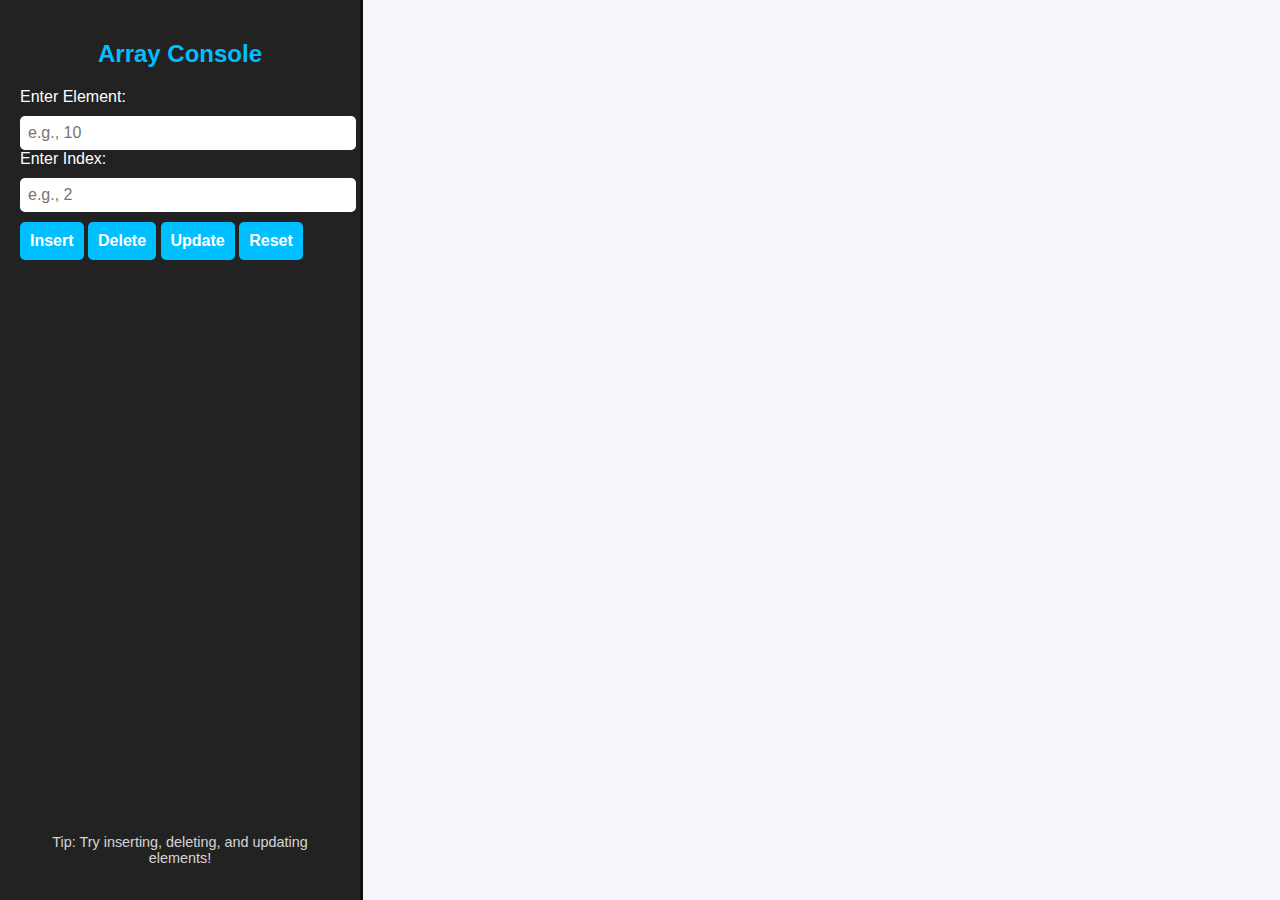
<file: Aniket_doubly_LL/test.html>
<!DOCTYPE html>
<html lang="en">
<head>
<meta charset="UTF-8" />
<meta name="viewport" content="width=device-width, initial-scale=1.0" />
<title>Array Visualization Dashboard</title>
<style>
    body {
        font-family: 'Poppins', sans-serif;
        background: #f4f6fa;
        margin: 0;
        padding: 0;
        display: flex;
        height: 100vh;
    }
    .console {
        width: 25%;
        background: #222;
        color: #fff;
        padding: 20px;
        display: flex;
        flex-direction: column;
        justify-content: space-between;
        border-right: 3px solid #111;
    }
    .console h2 {
        text-align: center;
        color: #00bfff;
    }
    label, input, button {
        margin-top: 10px;
        font-size: 1rem;
    }
    input {
        width: 100%;
        padding: 8px;
        border: none;
        border-radius: 5px;
    }
    button {
        padding: 10px;
        border: none;
        border-radius: 5px;
        background: #00bfff;
        color: white;
        cursor: pointer;
        font-weight: bold;
    }
    button:hover {
        background: #0090c9;
    }
    .visual {
        flex-grow: 1;
        display: flex;
        justify-content: center;
        align-items: center;
        flex-wrap: wrap;
        gap: 15px;
        padding: 30px;
    }
    .element {
        background: #00bfff;
        color: white;
        padding: 20px;
        width: 60px;
        height: 60px;
        display: flex;
        justify-content: center;
        align-items: center;
        font-weight: bold;
        border-radius: 10px;
        box-shadow: 0 4px 6px rgba(0,0,0,0.2);
        transition: 0.3s;
    }
</style>
</head>
<body>

<div class="console">
    <div>
        <h2>Array Console</h2>
        <label>Enter Element:</label>
        <input type="number" id="elementInput" placeholder="e.g., 10" />

        <label>Enter Index:</label>
        <input type="number" id="indexInput" placeholder="e.g., 2" />

        <button onclick="insertElement()">Insert</button>
        <button onclick="deleteElement()">Delete</button>
        <button onclick="updateElement()">Update</button>
        <button onclick="resetArray()">Reset</button>
    </div>

    <p style="text-align:center; font-size:0.9rem; opacity:0.8;">
        Tip: Try inserting, deleting, and updating elements!
    </p>
</div>

<div class="visual" id="arrayContainer"></div>

<script>
    let arr = [];

    function renderArray() {
        const container = document.getElementById("arrayContainer");
        container.innerHTML = "";
        arr.forEach((value, index) => {
            const box = document.createElement("div");
            box.className = "element";
            box.textContent = value;
            box.title = "Index: " + index;
            container.appendChild(box);
        });
    }

    function insertElement() {
        const val = document.getElementById("elementInput").value;
        const idx = document.getElementById("indexInput").value;
        if (val === "") return alert("Please enter a value!");

        if (idx === "") arr.push(Number(val));
        else if (idx < 0 || idx > arr.length) return alert("Invalid index!");
        else arr.splice(idx, 0, Number(val));

        renderArray();
    }

    function deleteElement() {
        const idx = document.getElementById("indexInput").value;
        if (idx === "") return alert("Please enter an index to delete!");
        if (idx < 0 || idx >= arr.length) return alert("Invalid index!");
        arr.splice(idx, 1);
        renderArray();
    }

    function updateElement() {
        const val = document.getElementById("elementInput").value;
        const idx = document.getElementById("indexInput").value;
        if (val === "" || idx === "") return alert("Please enter both value and index!");
        if (idx < 0 || idx >= arr.length) return alert("Invalid index!");
        arr[idx] = Number(val);
        renderArray();
    }

    function resetArray() {
        arr = [];
        renderArray();
    }

    // Initialize empty array view
    renderArray();
</script>

</body>
</html>
</file>
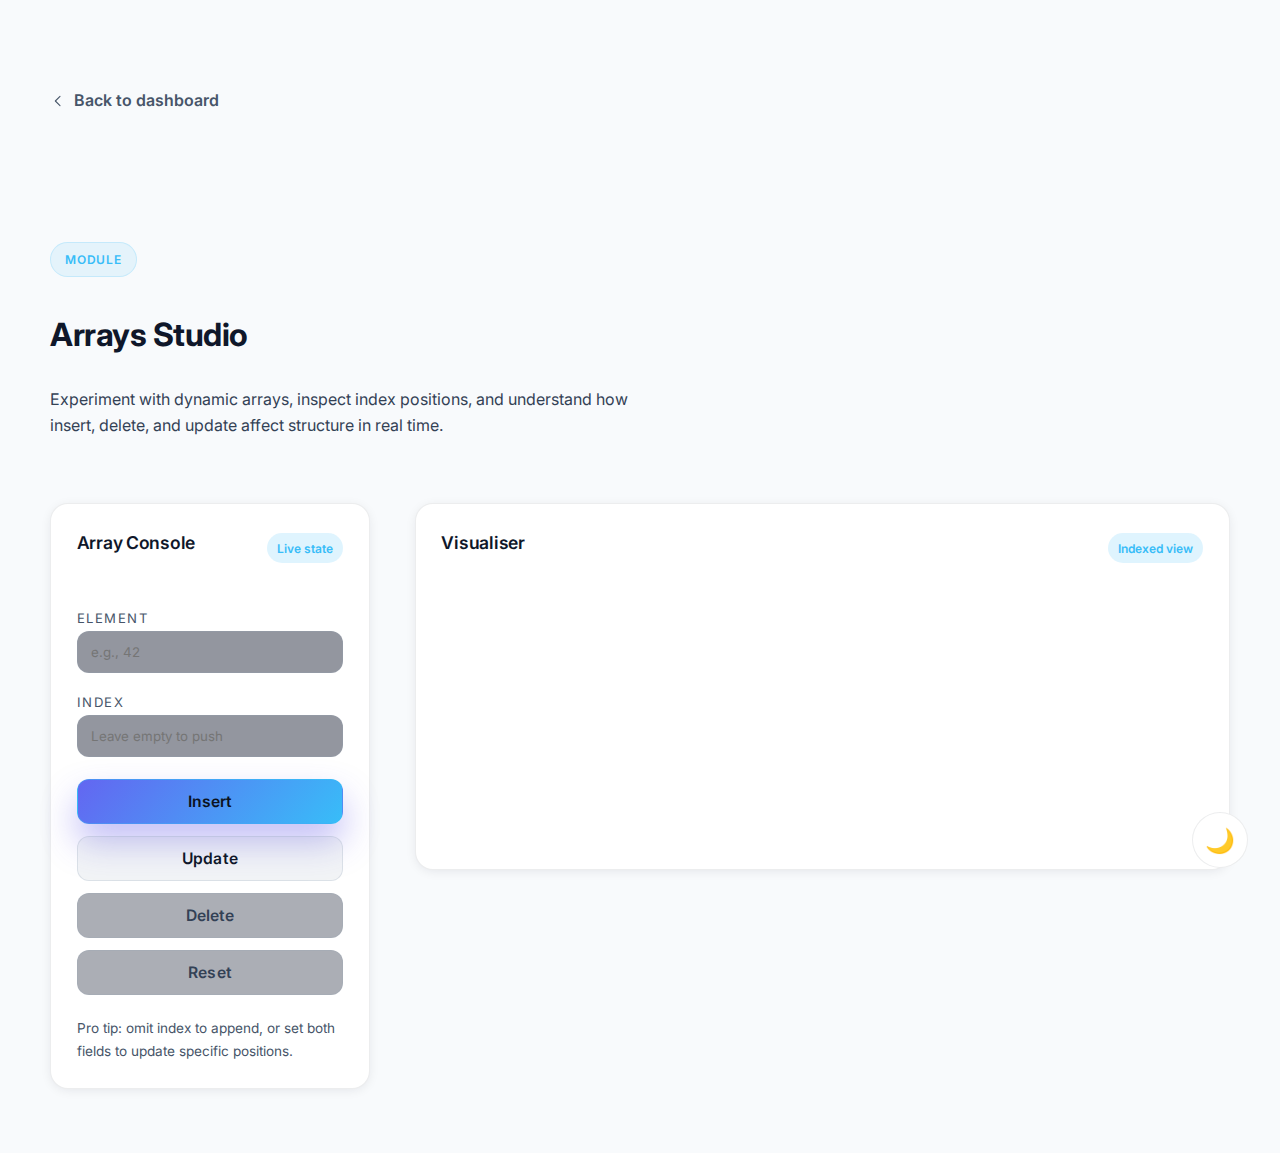
<file: ashitosh-arrays/array.html>
<!DOCTYPE html>
<html lang="en">
<head>
    <meta charset="UTF-8" />
    <meta name="viewport" content="width=device-width, initial-scale=1.0" />
    <title>AlgoSprint · Arrays Studio</title>
    <link rel="stylesheet" href="../styles/global.css" />
    <link rel="stylesheet" href="array.css" />
</head>
<body class="module-body module-body--arrays light-theme">
    <div class="module-shell">
        <a class="back-link" href="../index.html">
            <svg xmlns="http://www.w3.org/2000/svg" viewBox="0 0 24 24" fill="none"><path d="M15 5l-7 7 7 7" stroke="currentColor" stroke-width="1.6" stroke-linecap="round" stroke-linejoin="round"/></svg>
            Back to dashboard
        </a>

        <header class="module-header">
            <span class="eyebrow">Module</span>
            <h1>Arrays Studio</h1>
            <p>Experiment with dynamic arrays, inspect index positions, and understand how insert, delete, and update affect structure in real time.</p>
        </header>

        <main class="array-layout">
            <aside class="panel array-console">
                <div class="panel-header">
                    <h2 class="panel-title">Array Console</h2>
                    <span class="badge">Live state</span>
                </div>
                <div class="form-shell">
                    <div>
                        <label for="elementInput">Element</label>
                        <input type="number" id="elementInput" placeholder="e.g., 42" />
                    </div>
                    <div>
                        <label for="indexInput">Index</label>
                        <input type="number" id="indexInput" placeholder="Leave empty to push" />
                    </div>
                </div>
                <div class="array-actions">
                    <button class="btn btn--primary" onclick="insertElement()">Insert</button>
                    <button class="btn btn--neutral" onclick="updateElement()">Update</button>
                    <button class="btn btn--ghost" onclick="deleteElement()">Delete</button>
                    <button class="btn btn--ghost" onclick="resetArray()">Reset</button>
                </div>
                <p class="panel-note">Pro tip: omit index to append, or set both fields to update specific positions.</p>
            </aside>

            <section class="panel array-visual">
                <div class="panel-header">
                    <h2 class="panel-title">Visualiser</h2>
                    <span class="badge">Indexed view</span>
                </div>
                <div class="array-container" id="arrayContainer" aria-live="polite"></div>
            </section>
        </main>
    </div>

    <script>
    let arr = [];

    function renderArray() {
        const container = document.getElementById("arrayContainer");
        container.innerHTML = "";
        arr.forEach((value, index) => {
            const node = document.createElement("div");
            node.className = "array-node";
            node.title = "Index: " + index;
            node.innerHTML = `<span class="array-node__value">${value}</span><span class="array-node__index">[${index}]</span>`;
            container.appendChild(node);
        });
    }

    function insertElement() {
        const val = document.getElementById("elementInput").value;
        const idx = document.getElementById("indexInput").value;
        if (val === "") return alert("Please enter a value!");

        if (idx === "") arr.push(Number(val));
        else if (idx < 0 || idx > arr.length) return alert("Invalid index!");
        else arr.splice(idx, 0, Number(val));

        renderArray();
    }

    function deleteElement() {
        const idx = document.getElementById("indexInput").value;
        if (idx === "") return alert("Please enter an index to delete!");
        if (idx < 0 || idx >= arr.length) return alert("Invalid index!");
        arr.splice(idx, 1);
        renderArray();
    }

    function updateElement() {
        const val = document.getElementById("elementInput").value;
        const idx = document.getElementById("indexInput").value;
        if (val === "" || idx === "") return alert("Please enter both value and index!");
        if (idx < 0 || idx >= arr.length) return alert("Invalid index!");
        arr[idx] = Number(val);
        renderArray();
    }

    function resetArray() {
        arr = [];
        renderArray();
    }

    // Initialize empty array view
    renderArray();
    </script>

    <!-- Theme Toggle Button -->
    <button class="theme-toggle-btn" data-theme-toggle aria-label="Toggle theme">🌙</button>

    <!-- Theme Manager Script -->
    <script src="../styles/theme-manager.js"></script>
</body>
</html>
</file>
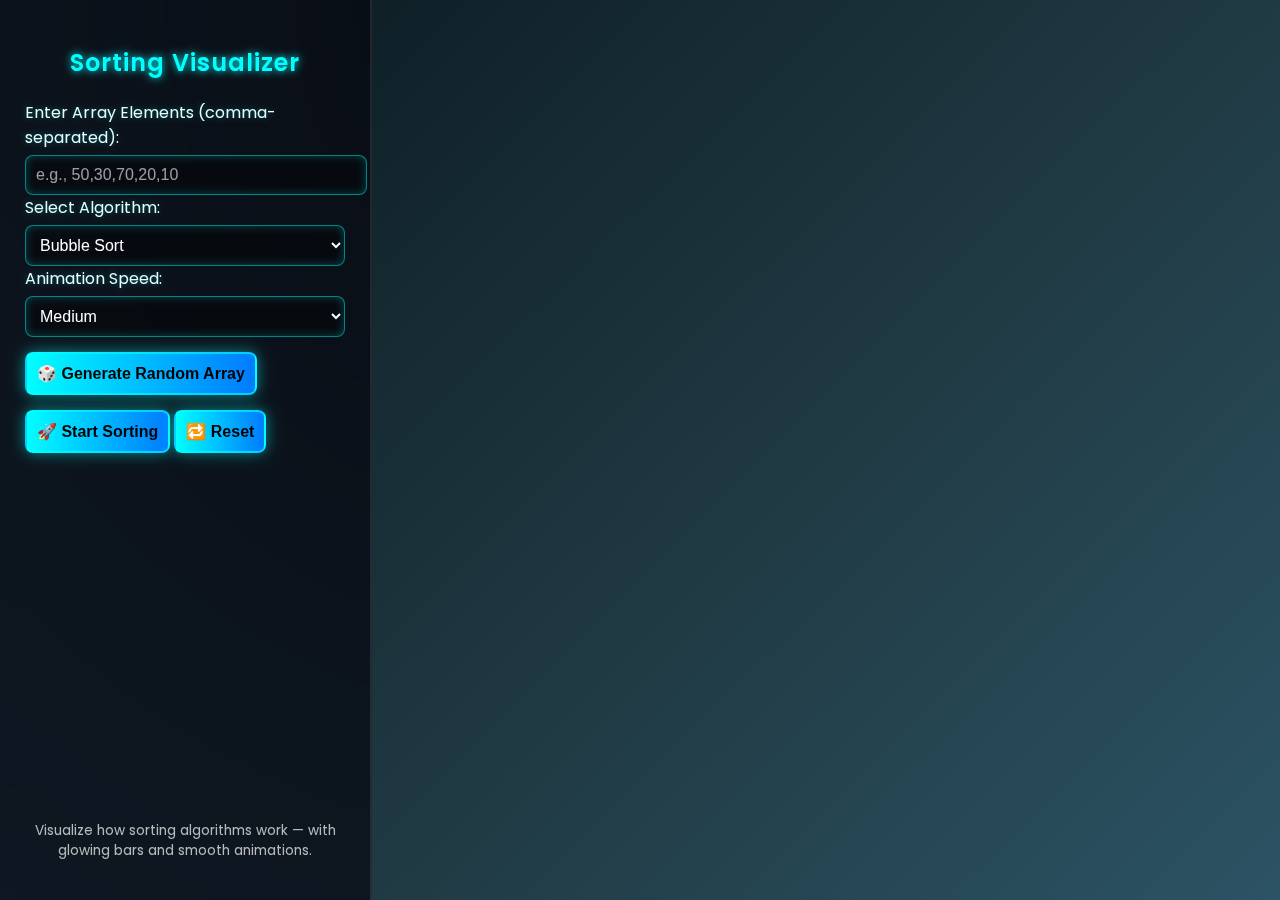
<file: Rushi/sorting.html>
<!DOCTYPE html>
<html lang="en">
<head>
<meta charset="UTF-8">
<meta name="viewport" content="width=device-width, initial-scale=1.0">
<title>Sorting Visualizer</title>
<style>
    @import url('https://fonts.googleapis.com/css2?family=Poppins:wght@400;600&display=swap');

    body {
        margin: 0;
        padding: 0;
        font-family: 'Poppins', sans-serif;
        background: radial-gradient(circle at top, #141E30, #243B55);
        color: #fff;
        display: flex;
        flex-direction: row;
        height: 100vh;
        overflow: hidden;
    }

    .console {
        width: 25%;
        background: rgba(0,0,0,0.6);
        backdrop-filter: blur(8px);
        padding: 25px;
        display: flex;
        flex-direction: column;
        justify-content: space-between;
        border-right: 2px solid rgba(255,255,255,0.1);
    }

    .console h2 {
        text-align: center;
        color: #00ffff;
        font-weight: 600;
        letter-spacing: 1px;
        text-shadow: 0 0 8px #00ffff;
    }

    label {
    margin-top: 15px;
    font-size: 1rem;
    color: #e0ffff;
    text-shadow: 0 0 6px #00ffff50;
}


    input, select {
    width: 100%;
    padding: 10px;
    margin-top: 5px;
    border: 1.5px solid #00ffff80;   /* visible border */
    border-radius: 8px;
    outline: none;
    background: rgba(0, 0, 0, 0.4);  /* darker, solid background */
    color: #ffffff;
    font-size: 1rem;
    box-shadow: 0 0 8px #00ffff40 inset; /* inner glow */
    transition: 0.3s;
}
input:focus, select:focus {
    border-color: #00ffff;
    box-shadow: 0 0 15px #00ffff80;
}


    input::placeholder {
        color: rgba(255,255,255,0.6);
    }

    select {
        cursor: pointer;
    }

    button {
    margin-top: 15px;
    padding: 10px;
    border: 2px solid #00ffffa0;
    border-radius: 8px;
    font-size: 1rem;
    font-weight: 600;
    background: linear-gradient(90deg, #00ffff, #007bff);
    color: #000;
    cursor: pointer;
    transition: 0.3s;
    box-shadow: 0 0 15px #00ffff80;
    opacity: 1; /* fully visible */
}

button:hover {
    transform: translateY(-2px);
    box-shadow: 0 0 25px #00ffffb0;
    filter: brightness(1.2);
}


    .visual {
    flex-grow: 1;
    display: flex;
    justify-content: center;
    align-items: center;  /* ⬅️ centers the bars vertically */
    gap: 12px;
    padding: 40px;
    overflow-x: auto;
    background: linear-gradient(to bottom right, #0f2027, #203a43, #2c5364);
}

.bar {
    width: 30px; /* wider bars */
    border-radius: 10px;
    transition: all 0.25s ease;
    background: linear-gradient(to top, #00ffff, #007bff);
    box-shadow: 0 0 20px #00ffff70;
    height: 200px; /* base size, overridden dynamically by JS */
}


    .bar.highlight {
        background: linear-gradient(to top, #ff4b1f, #ff9068);
        box-shadow: 0 0 20px #ff4b1f80;
    }

    .footer-note {
        text-align: center;
        font-size: 0.85rem;
        opacity: 0.7;
        margin-top: 20px;
    }

    /* Scrollbar customization */
    ::-webkit-scrollbar {
        height: 8px;
    }
    ::-webkit-scrollbar-thumb {
        background: #00ffff70;
        border-radius: 10px;
    }
</style>
</head>
<body>

<div class="console">
    <div>
        <h2>Sorting Visualizer</h2>
        <label>Enter Array Elements (comma-separated):</label>
        <input type="text" id="arrayInput" placeholder="e.g., 50,30,70,20,10">

        <label>Select Algorithm:</label>
        <select id="algoSelect">
            <option value="bubble">Bubble Sort</option>
            <option value="selection">Selection Sort</option>
            <option value="insertion">Insertion Sort</option>
            <option value="quick">Quick Sort</option>
            <option value="merge">Merge Sort</option>
        </select>

        <label>Animation Speed:</label>
        <select id="speedSelect">
            <option value="300">Slow</option>
            <option value="150" selected>Medium</option>
            <option value="50">Fast</option>
        </select>

        <button onclick="generateRandom()">🎲 Generate Random Array</button>
        <button onclick="startSort()">🚀 Start Sorting</button>
        <button onclick="resetArray()">🔁 Reset</button>
    </div>

    <p class="footer-note">
        Visualize how sorting algorithms work — with glowing bars and smooth animations.
    </p>
</div>

<div class="visual" id="arrayContainer"></div>

<script>
    let arr = [];
    let speed = 150;

    function renderArray(highlight = []) {
        const container = document.getElementById("arrayContainer");
        container.innerHTML = "";
        arr.forEach((val, idx) => {
            const bar = document.createElement("div");
            bar.className = "bar";
            bar.style.height = val * 6 + "px"; // previously val * 3

            if (highlight.includes(idx)) bar.classList.add("highlight");
            container.appendChild(bar);
        });
    }

    function sleep(ms) {
        return new Promise(res => setTimeout(res, ms));
    }

    async function bubbleSort() {
        for (let i = 0; i < arr.length - 1; i++) {
            for (let j = 0; j < arr.length - i - 1; j++) {
                renderArray([j, j + 1]);
                await sleep(speed);
                if (arr[j] > arr[j + 1]) {
                    [arr[j], arr[j + 1]] = [arr[j + 1], arr[j]];
                }
            }
        }
        renderArray();
    }

    async function selectionSort() {
        for (let i = 0; i < arr.length; i++) {
            let min = i;
            for (let j = i + 1; j < arr.length; j++) {
                renderArray([min, j]);
                await sleep(speed);
                if (arr[j] < arr[min]) min = j;
            }
            [arr[i], arr[min]] = [arr[min], arr[i]];
        }
        renderArray();
    }

    async function insertionSort() {
        for (let i = 1; i < arr.length; i++) {
            let key = arr[i];
            let j = i - 1;
            while (j >= 0 && arr[j] > key) {
                renderArray([j, j + 1]);
                await sleep(speed);
                arr[j + 1] = arr[j];
                j--;
            }
            arr[j + 1] = key;
        }
        renderArray();
    }

    async function quickSort(low = 0, high = arr.length - 1) {
        if (low < high) {
            const pi = await partition(low, high);
            await quickSort(low, pi - 1);
            await quickSort(pi + 1, high);
        }
        renderArray();
    }

    async function partition(low, high) {
        let pivot = arr[high];
        let i = low - 1;
        for (let j = low; j < high; j++) {
            renderArray([j, high]);
            await sleep(speed);
            if (arr[j] < pivot) {
                i++;
                [arr[i], arr[j]] = [arr[j], arr[i]];
            }
        }
        [arr[i + 1], arr[high]] = [arr[high], arr[i + 1]];
        return i + 1;
    }

    async function mergeSort(left = 0, right = arr.length - 1) {
        if (left >= right) return;
        const mid = Math.floor((left + right) / 2);
        await mergeSort(left, mid);
        await mergeSort(mid + 1, right);
        await merge(left, mid, right);
        renderArray();
    }

    async function merge(left, mid, right) {
        const leftArr = arr.slice(left, mid + 1);
        const rightArr = arr.slice(mid + 1, right + 1);
        let i = 0, j = 0, k = left;
        while (i < leftArr.length && j < rightArr.length) {
            renderArray([k]);
            await sleep(speed);
            if (leftArr[i] <= rightArr[j]) arr[k++] = leftArr[i++];
            else arr[k++] = rightArr[j++];
        }
        while (i < leftArr.length) arr[k++] = leftArr[i++];
        while (j < rightArr.length) arr[k++] = rightArr[j++];
    }

    async function startSort() {
        const input = document.getElementById("arrayInput").value.trim();
        const algo = document.getElementById("algoSelect").value;
        speed = Number(document.getElementById("speedSelect").value);

        if (!arr.length && !input) return alert("Please enter or generate an array!");

        if (input) arr = input.split(",").map(Number);

        renderArray();

        if (algo === "bubble") await bubbleSort();
        else if (algo === "selection") await selectionSort();
        else if (algo === "insertion") await insertionSort();
        else if (algo === "quick") await quickSort();
        else if (algo === "merge") await mergeSort();

        renderArray();
    }

    function generateRandom() {
        arr = Array.from({length: 20}, () => Math.floor(Math.random() * 50) + 10);
        document.getElementById("arrayInput").value = arr.join(",");
        renderArray();
    }

    function resetArray() {
        arr = [];
        document.getElementById("arrayInput").value = "";
        renderArray();
    }

    renderArray();
</script>

</body>
</html>
</file>
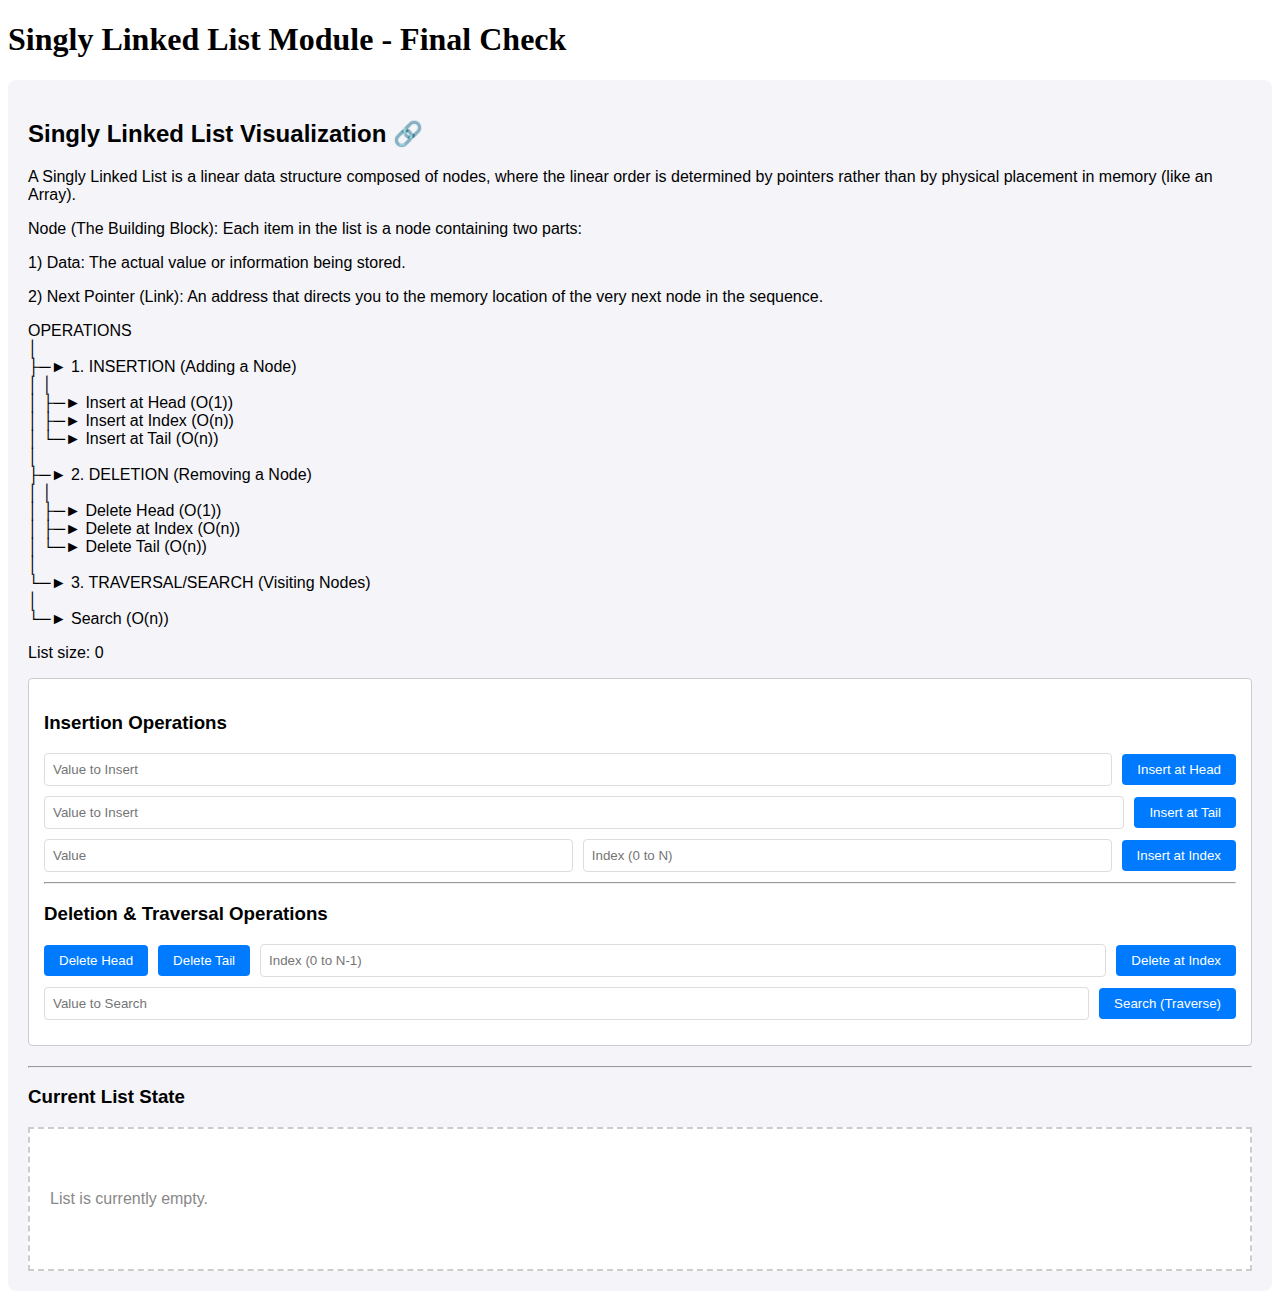
<file: sneha-sll/tester.html>
<!DOCTYPE html>
<html lang="en">
<head>
    <meta charset="UTF-8">
    <meta name="viewport" content="width=device-width, initial-scale=1.0">
    <title>Singly Linked List Final Test</title>
    <link rel="stylesheet" href="SLL_styles.css">
</head>
<body>
    <h1>Singly Linked List Module - Final Check</h1>

    <div class="sll-container">
        <h2>Singly Linked List Visualization 🔗</h2>
        <p>A Singly Linked List is a linear data structure composed of nodes, where the linear order is determined by pointers rather than by physical placement in memory (like an Array).<p>Node (The Building Block): Each item in the list is a node containing two parts:

<p>1) Data: The actual value or information being stored.</p>
2) Next Pointer (Link): An address that directs you to the memory location of the very next node in the sequence. 
<p>OPERATIONS <br>
    │<br>
    ├─► 1. INSERTION (Adding a Node)<br>
    │     │<br>
    │     ├─► Insert at Head (O(1))<br>
    │     ├─► Insert at Index (O(n))<br>
    │     └─► Insert at Tail (O(n))<br>
    │<br>
    ├─► 2. DELETION (Removing a Node)<br>
    │     │<br>
    │     ├─► Delete Head (O(1))<br>
    │     ├─► Delete at Index (O(n))<br>
    │     └─► Delete Tail (O(n))<br>
    │<br>
    └─► 3. TRAVERSAL/SEARCH (Visiting Nodes)<br>
          │<br>
          └─► Search (O(n))</p> List size: <span id="list-size">0</span></p>

        <div class="sll-console">
            <h3>Insertion Operations</h3>
            <div class="operation-group">
                <input type="text" id="insert-head-value" placeholder="Value to Insert" class="sll-input">
                <button onclick="SLL_VISUALIZER.insertAtHead(document.getElementById('insert-head-value').value)">
                    Insert at Head
                </button>
            </div>
            <div class="operation-group">
                <input type="text" id="insert-tail-value" placeholder="Value to Insert" class="sll-input">
                <button onclick="SLL_VISUALIZER.insertAtTail(document.getElementById('insert-tail-value').value)">
                    Insert at Tail
                </button>
            </div>
            <div class="operation-group">
                <input type="text" id="insert-index-value" placeholder="Value" class="sll-input" style="width: 30%;">
                <input type="text" id="insert-index-index" placeholder="Index (0 to N)" class="sll-input" style="width: 30%;">
                <button onclick="SLL_VISUALIZER.insertAtIndex(document.getElementById('insert-index-value').value, document.getElementById('insert-index-index').value)">
                    Insert at Index
                </button>
            </div>

            <hr>

            <h3>Deletion & Traversal Operations</h3>

            <div class="operation-group">
                <button onclick="SLL_VISUALIZER.deleteHead()">Delete Head</button>
                <button onclick="SLL_VISUALIZER.deleteTail()">Delete Tail</button>
                <input type="text" id="delete-index" placeholder="Index (0 to N-1)" class="sll-input" style="width: 30%;">
                <button onclick="SLL_VISUALIZER.deleteAtIndex(document.getElementById('delete-index').value)">Delete at Index</button>
            </div>
            
            <div class="operation-group">
                <input type="text" id="search-value" placeholder="Value to Search" class="sll-input" style="width: 50%;">
                <button onclick="SLL_VISUALIZER.search(document.getElementById('search-value').value)">Search (Traverse)</button>
            </div>
        </div>

        <hr>

        <div class="sll-dashboard">
            <h3>Current List State</h3>
            <div id="sll-visualization-area" class="visualization-area">
                <div class="empty-list-message">List is currently empty.</div>
            </div>
        </div>
    </div>

    <script src="SLL_script.js" defer></script>
</body>
</html>
</file>
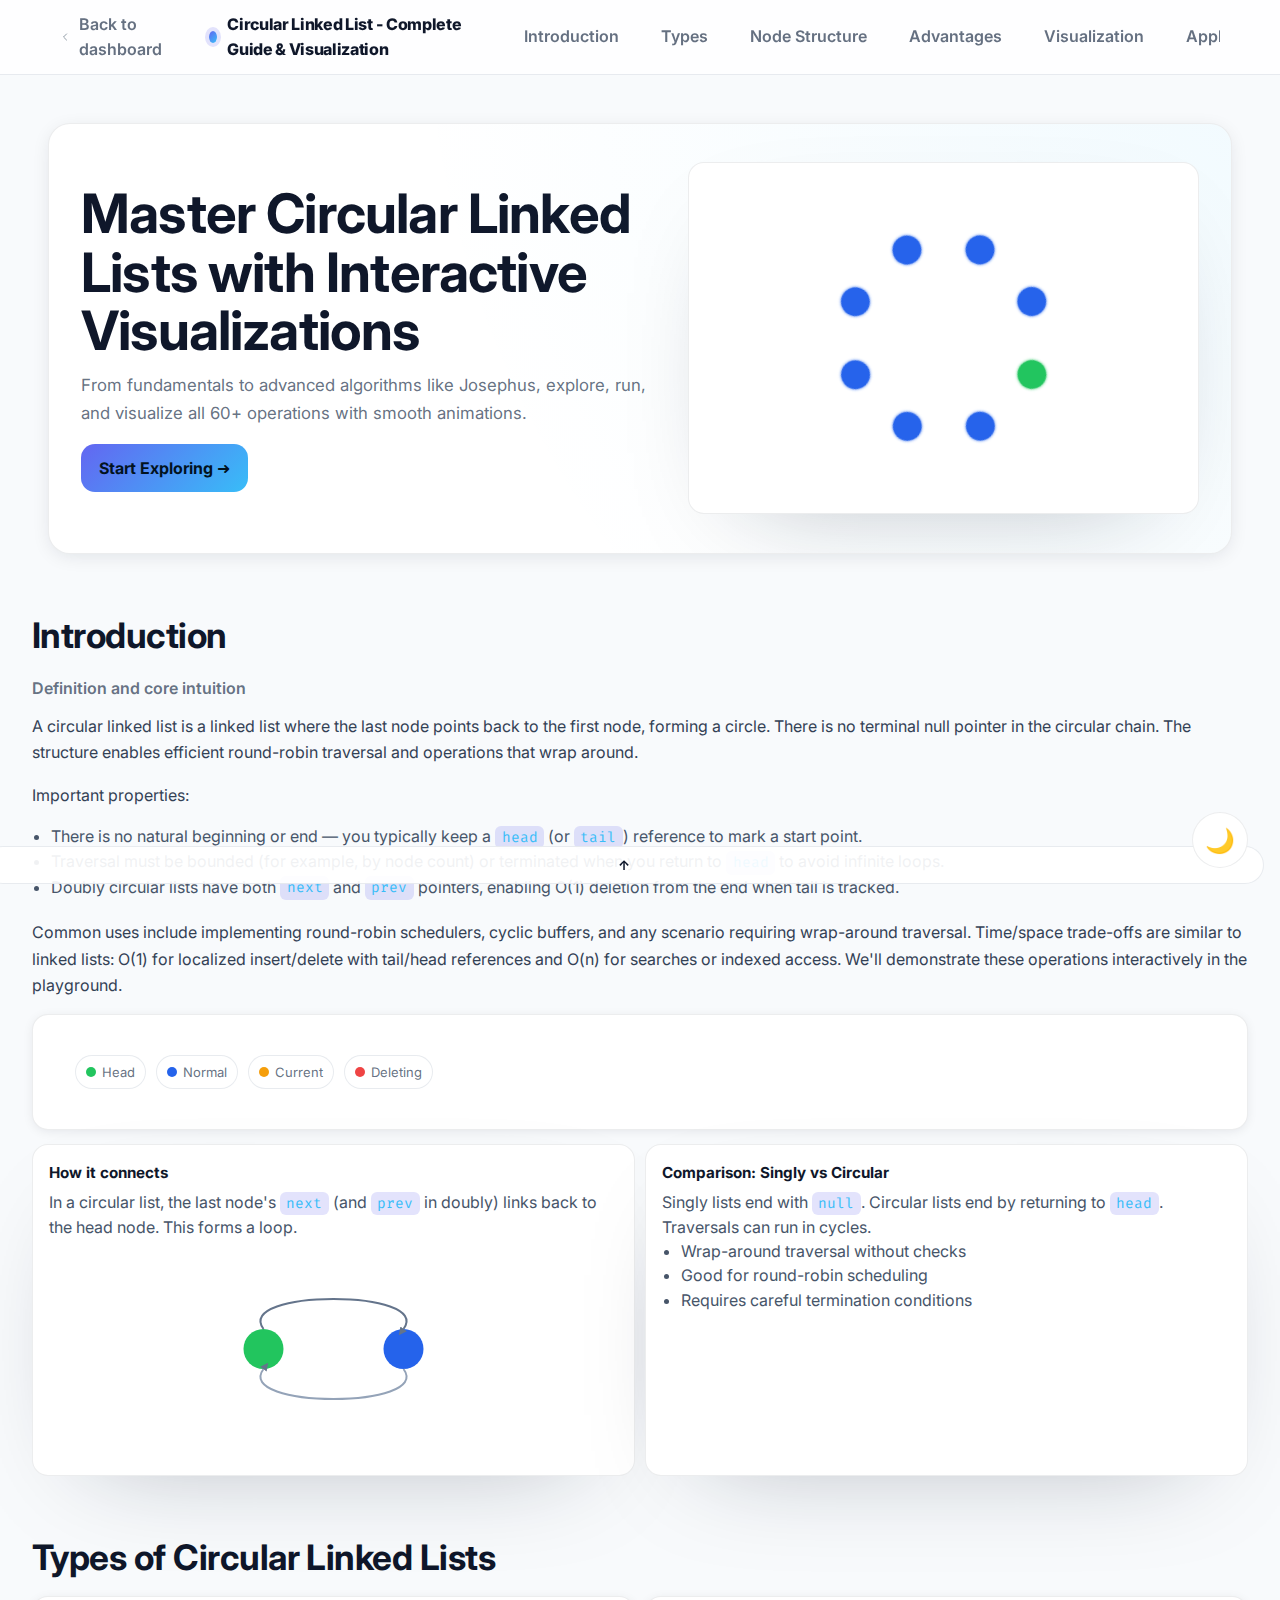
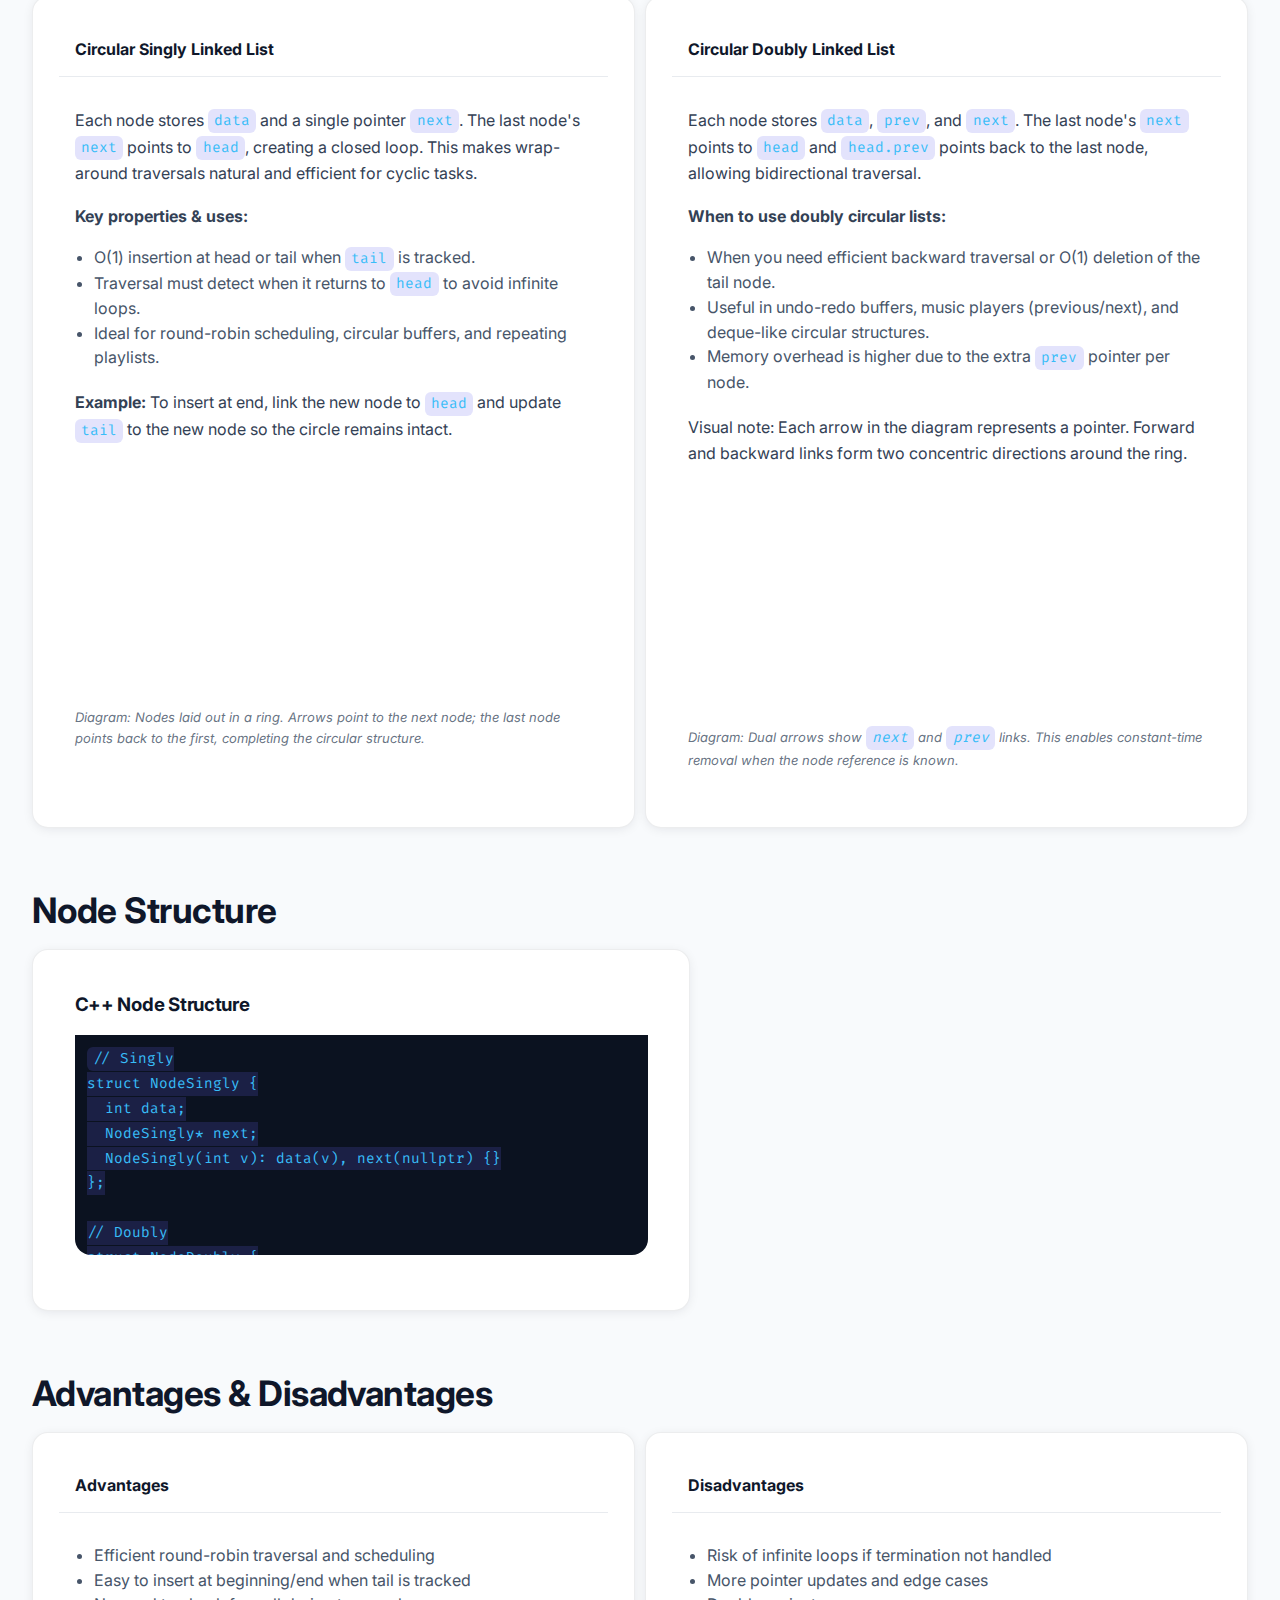
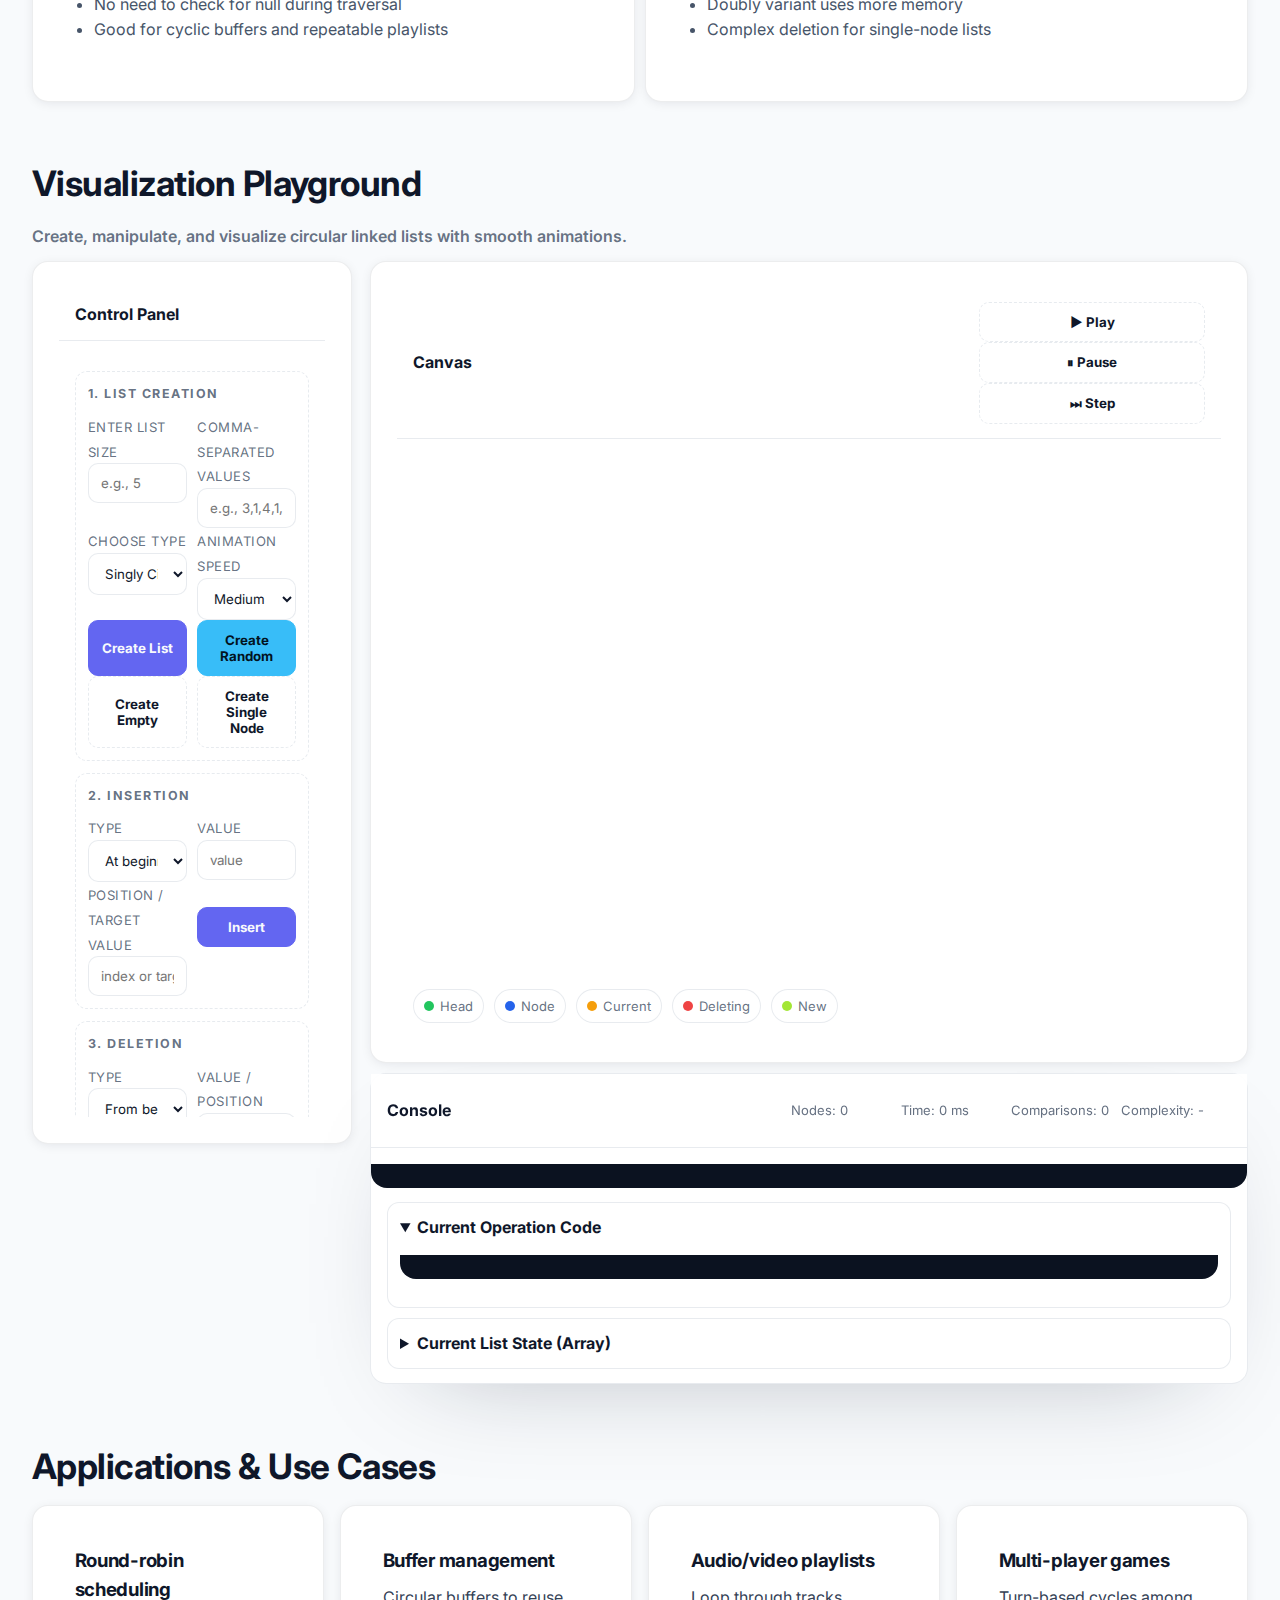
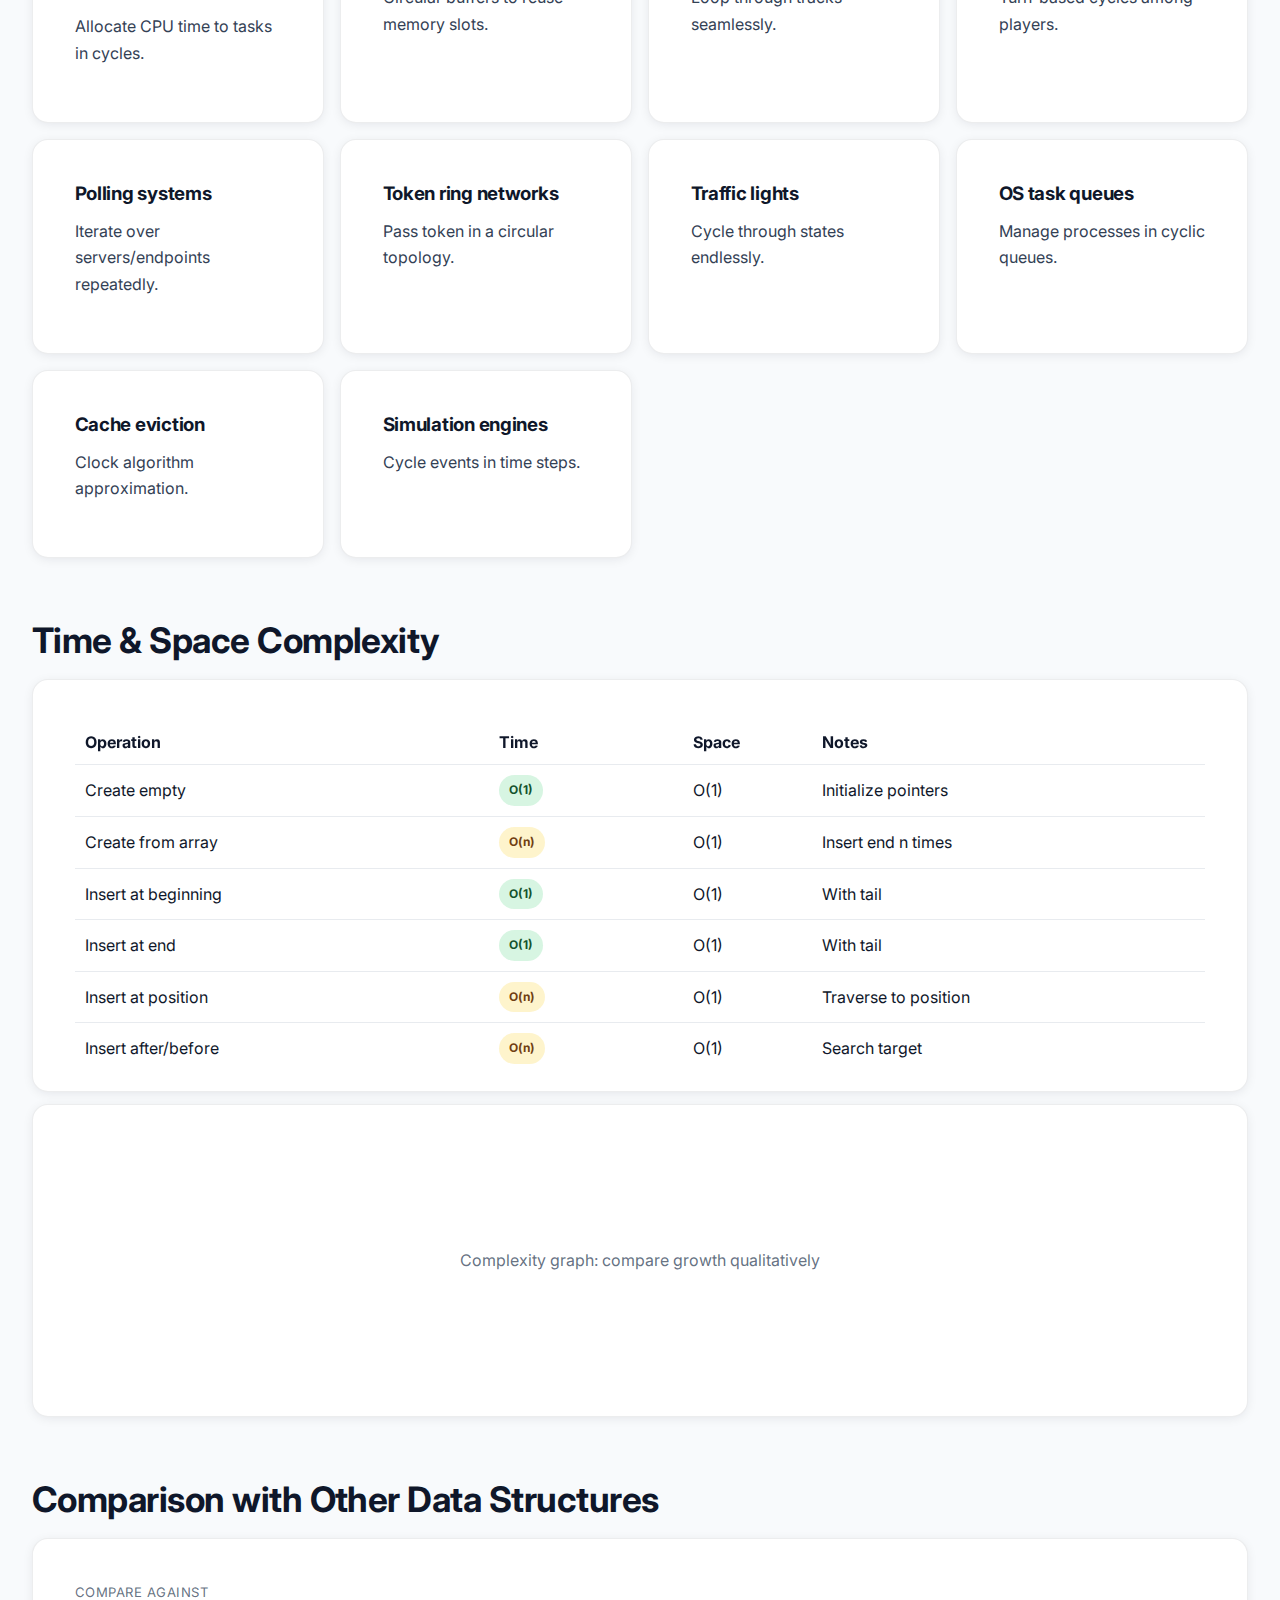
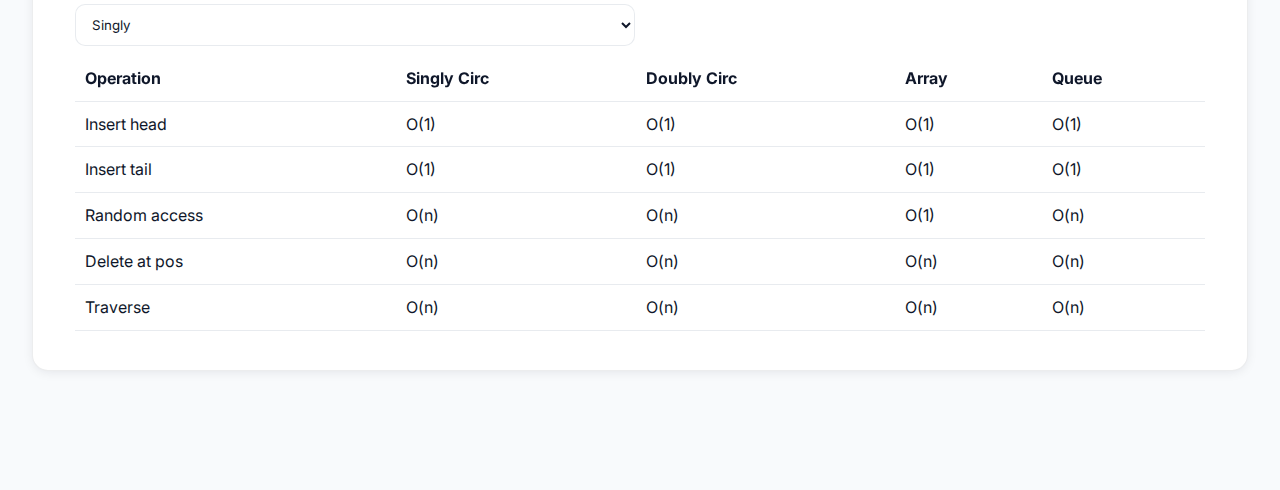
<file: umesh-cll/circular-linked-list.html>
<!DOCTYPE html>
<html lang="en">
<head>
  <meta charset="utf-8" />
  <meta name="viewport" content="width=device-width, initial-scale=1" />
  <meta name="description" content="Circular Linked List - Complete Guide & Visualization. Learn theory to advanced with interactive animations and hands-on playground." />
  <title>Circular Linked List - Complete Guide & Visualization</title>
  <link rel="preconnect" href="https://fonts.googleapis.com">
  <link rel="preconnect" href="https://fonts.gstatic.com" crossorigin>
  <link rel="stylesheet" href="../styles/global.css">
  <link href="https://fonts.googleapis.com/css2?family=Inter:wght@400;600;700;800&family=Fira+Code:wght@400;600&display=swap" rel="stylesheet">
  <link rel="stylesheet" href="circular.css">
</head>
<body class="module-body module-body--cll light-theme">
  <div class="progress" id="scrollProgress" aria-hidden="true"></div>
  <header class="site-header" role="banner" aria-label="Site header">
    <div class="nav">
      <a class="back-link cll-back-link" href="../index.html">
        <svg xmlns="http://www.w3.org/2000/svg" viewBox="0 0 24 24" fill="none"><path d="M15 5l-7 7 7 7" stroke="currentColor" stroke-width="1.6" stroke-linecap="round" stroke-linejoin="round"/></svg>
        Back to dashboard
      </a>
      <div class="brand" aria-label="Brand">
        <span class="dot" aria-hidden="true"></span>
        <span>Circular Linked List - Complete Guide & Visualization</span>
      </div>
      <nav class="menu" aria-label="Primary">
        <a href="#intro">Introduction</a>
        <a href="#types">Types</a>
        <a href="#node-structure">Node Structure</a>
        <a href="#advantages">Advantages</a>
        <a href="#playground">Visualization</a>
        <a href="#applications">Applications</a>
        <a href="#complexity">Complexity</a>
        <a href="#comparison">Comparison</a>
      </nav>
    </div>
  </header>

  <main>
    <section class="hero" aria-label="Hero">
      <div>
        <h1>Master Circular Linked Lists with Interactive Visualizations</h1>
        <p class="lead">From fundamentals to advanced algorithms like Josephus, explore, run, and visualize all 60+ operations with smooth animations.</p>
        <a class="cta" href="#playground" role="button" aria-label="Start Exploring">Start Exploring ➜</a>
      </div>
      <div class="hero-card" aria-hidden="true">
        <svg id="heroSvg" viewBox="0 0 600 400" role="img" aria-label="Animated circular linked list diagram">
          <defs>
            <filter id="glow"><feGaussianBlur stdDeviation="2" result="b"/><feMerge><feMergeNode in="b"/><feMergeNode in="SourceGraphic"/></feMerge></filter>
          </defs>
          <g id="heroRing" transform="translate(300,200)">
          </g>
        </svg>
      </div>
    </section>

    <section id="intro" aria-labelledby="intro-title">
      <h2 id="intro-title">Introduction</h2>
      <p class="sub">Definition and core intuition</p>
      <p>A circular linked list is a linked list where the last node points back to the first node, forming a circle. There is no terminal null pointer in the circular chain. The structure enables efficient round-robin traversal and operations that wrap around.</p>
      <p>Important properties:
      <ul>
        <li>There is no natural beginning or end — you typically keep a <code>head</code> (or <code>tail</code>) reference to mark a start point.</li>
        <li>Traversal must be bounded (for example, by node count) or terminated when you return to <code>head</code> to avoid infinite loops.</li>
        <li>Doubly circular lists have both <code>next</code> and <code>prev</code> pointers, enabling O(1) deletion from the end when tail is tracked.</li>
      </ul>
      </p>
      <p>Common uses include implementing round-robin schedulers, cyclic buffers, and any scenario requiring wrap-around traversal. Time/space trade-offs are similar to linked lists: O(1) for localized insert/delete with tail/head references and O(n) for searches or indexed access. We'll demonstrate these operations interactively in the playground.</p>
      <div class="panel" style="margin-top:12px;">
        <div class="panel-body">
          <div class="legend" aria-label="Legend">
            <span class="item"><span class="dot" style="background:#22c55e"></span> Head</span>
            <span class="item"><span class="dot" style="background:#2563eb"></span> Normal</span>
            <span class="item"><span class="dot" style="background:#f59e0b"></span> Current</span>
            <span class="item"><span class="dot" style="background:#ef4444"></span> Deleting</span>
          </div>
        </div>
      </div>
      <div class="row" style="margin-top:14px;">
        <div class="hero-card">
          <strong>How it connects</strong>
          <p>In a circular list, the last node's <code>next</code> (and <code>prev</code> in doubly) links back to the head node. This forms a loop.</p>
          <div style="height:220px" id="introSvgWrap">
            <svg id="introSvg" viewBox="0 0 480 220" aria-label="Diagram showing last node points to first"></svg>
          </div>
        </div>
        <div class="hero-card">
          <strong>Comparison: Singly vs Circular</strong>
          <p>Singly lists end with <code>null</code>. Circular lists end by returning to <code>head</code>. Traversals can run in cycles.</p>
          <ul>
            <li>Wrap-around traversal without checks</li>
            <li>Good for round-robin scheduling</li>
            <li>Requires careful termination conditions</li>
          </ul>
        </div>
      </div>
    </section>

    <section id="types" aria-labelledby="types-title">
      <h2 id="types-title">Types of Circular Linked Lists</h2>
      <div class="row">
        <div class="panel">
          <div class="panel-header"><strong>Circular Singly Linked List</strong></div>
          <div class="panel-body">
            <p>Each node stores <code>data</code> and a single pointer <code>next</code>. The last node's <code>next</code> points to <code>head</code>, creating a closed loop. This makes wrap-around traversals natural and efficient for cyclic tasks.</p>
            <p><strong>Key properties & uses:</strong></p>
            <ul>
              <li>O(1) insertion at head or tail when <code>tail</code> is tracked.</li>
              <li>Traversal must detect when it returns to <code>head</code> to avoid infinite loops.</li>
              <li>Ideal for round-robin scheduling, circular buffers, and repeating playlists.</li>
            </ul>
            <p><strong>Example:</strong> To insert at end, link the new node to <code>head</code> and update <code>tail</code> to the new node so the circle remains intact.</p>
            <div id="typesSingly" style="height:240px; margin-top:12px;">
              <svg viewBox="0 0 480 220" style="width:100%; height:100%;"></svg>
            </div>
            <p style="font-size:13px; color:var(--muted); margin-top:8px; font-style:italic;">Diagram: Nodes laid out in a ring. Arrows point to the next node; the last node points back to the first, completing the circular structure.</p>
          </div>
        </div>
        <div class="panel">
          <div class="panel-header"><strong>Circular Doubly Linked List</strong></div>
          <div class="panel-body">
            <p>Each node stores <code>data</code>, <code>prev</code>, and <code>next</code>. The last node's <code>next</code> points to <code>head</code> and <code>head.prev</code> points back to the last node, allowing bidirectional traversal.</p>
            <p><strong>When to use doubly circular lists:</strong></p>
            <ul>
              <li>When you need efficient backward traversal or O(1) deletion of the tail node.</li>
              <li>Useful in undo-redo buffers, music players (previous/next), and deque-like circular structures.</li>
              <li>Memory overhead is higher due to the extra <code>prev</code> pointer per node.</li>
            </ul>
            <p style="margin-bottom:8px;">Visual note: Each arrow in the diagram represents a pointer. Forward and backward links form two concentric directions around the ring.</p>
            <div id="typesDoubly" style="height:240px; margin-top:12px;">
              <svg viewBox="0 0 480 220" style="width:100%; height:100%;"></svg>
            </div>
            <p style="font-size:13px; color:var(--muted); margin-top:8px; font-style:italic;">Diagram: Dual arrows show <code>next</code> and <code>prev</code> links. This enables constant-time removal when the node reference is known.</p>
          </div>
        </div>
      </div>
    </section>

    <section id="node-structure" aria-labelledby="node-structure-title">
      <h2 id="node-structure-title">Node Structure</h2>
      <div class="row">
        <div class="panel">
          <div class="panel-body">
            <h3>C++ Node Structure</h3>
            <pre class="log" aria-label="C++ node code"><code>// Singly
struct NodeSingly {
  int data;
  NodeSingly* next;
  NodeSingly(int v): data(v), next(nullptr) {}
};

// Doubly
struct NodeDoubly {
  int data;
  NodeDoubly* next;
  NodeDoubly* prev;
  NodeDoubly(int v): data(v), next(nullptr), prev(nullptr) {}
};</code></pre>
          </div>
        </div>
      </div>
    </section>

    <section id="advantages" aria-labelledby="advantages-title">
      <h2 id="advantages-title">Advantages & Disadvantages</h2>
      <div class="row">
        <div class="panel" aria-label="Advantages">
          <div class="panel-header"><strong>Advantages</strong></div>
          <div class="panel-body">
            <ul>
              <li>Efficient round-robin traversal and scheduling</li>
              <li>Easy to insert at beginning/end when tail is tracked</li>
              <li>No need to check for null during traversal</li>
              <li>Good for cyclic buffers and repeatable playlists</li>
            </ul>
          </div>
        </div>
        <div class="panel" aria-label="Disadvantages">
          <div class="panel-header"><strong>Disadvantages</strong></div>
          <div class="panel-body">
            <ul>
              <li>Risk of infinite loops if termination not handled</li>
              <li>More pointer updates and edge cases</li>
              <li>Doubly variant uses more memory</li>
              <li>Complex deletion for single-node lists</li>
            </ul>
          </div>
        </div>
      </div>
    </section>

    <!-- Operations Theory removed per request (moved into inline docs / console snippets) -->

    <section id="playground" aria-labelledby="playground-title">
      <h2 id="playground-title">Visualization Playground</h2>
      <p class="sub">Create, manipulate, and visualize circular linked lists with smooth animations.</p>
      <div class="playground">
        <aside class="panel" aria-label="Controls" id="controlsPanel">
          <div class="panel-header"><strong>Control Panel</strong></div>
          <div class="panel-body controls">
            <div class="control-group" aria-labelledby="cg-create-title">
              <h3 id="cg-create-title">1. List Creation</h3>
              <div class="row">
                <div>
                  <label for="listSize">Enter list size</label>
                  <input id="listSize" type="number" min="0" placeholder="e.g., 5" />
                </div>
                <div>
                  <label for="listValues">Comma-separated values</label>
                  <input id="listValues" type="text" placeholder="e.g., 3,1,4,1,5" />
                </div>
              </div>
              <div class="row">
                <div>
                  <label for="listType">Choose type</label>
                  <select id="listType">
                    <option value="singly">Singly Circular</option>
                    <option value="doubly">Doubly Circular</option>
                  </select>
                </div>
                <div>
                  <label for="animationSpeed">Animation speed</label>
                  <select id="animationSpeed">
                    <option value="slow">Slow</option>
                    <option value="medium" selected>Medium</option>
                    <option value="fast">Fast</option>
                  </select>
                </div>
              </div>
              <div class="row">
                <button id="btnCreateList" class="primary">Create List</button>
                <button id="btnCreateRandom" class="secondary">Create Random</button>
              </div>
              <div class="row">
                <button id="btnCreateEmpty" class="ghost">Create Empty</button>
                <button id="btnCreateSingle" class="ghost">Create Single Node</button>
              </div>
            </div>

            <div class="control-group" aria-labelledby="cg-insert-title">
              <h3 id="cg-insert-title">2. Insertion</h3>
              <div class="row">
                <div>
                  <label for="insertType">Type</label>
                  <select id="insertType">
                    <option value="beginning">At beginning</option>
                    <option value="end">At end</option>
                    <option value="position">At position</option>
                    <option value="after">After value</option>
                    <option value="before">Before value</option>
                    <option value="sorted">Sorted insert</option>
                  </select>
                </div>
                <div>
                  <label for="insertValue">Value</label>
                  <input id="insertValue" type="text" placeholder="value" />
                </div>
              </div>
              <div class="row">
                <div>
                  <label for="insertPosition">Position / Target Value</label>
                  <input id="insertPosition" type="text" placeholder="index or target" />
                </div>
                <div>
                  <label>&nbsp;</label>
                  <button id="btnInsert" class="primary">Insert</button>
                </div>
              </div>
            </div>

            <div class="control-group" aria-labelledby="cg-delete-title">
              <h3 id="cg-delete-title">3. Deletion</h3>
              <div class="row">
                <div>
                  <label for="deleteType">Type</label>
                  <select id="deleteType">
                    <option value="beginning">From beginning</option>
                    <option value="end">From end</option>
                    <option value="position">At position</option>
                    <option value="byvalue">By value</option>
                    <option value="all">All occurrences</option>
                    <option value="alternate">Delete alternate</option>
                    <option value="entire">Delete entire list</option>
                  </select>
                </div>
                <div>
                  <label for="deleteValue">Value / Position</label>
                  <input id="deleteValue" type="text" placeholder="value or index" />
                </div>
              </div>
              <div class="row">
                <div></div>
                <div>
                  <button id="btnDelete" class="danger">Delete</button>
                </div>
              </div>
            </div>

            <div class="control-group" aria-labelledby="cg-search-title">
              <h3 id="cg-search-title">4. Search</h3>
              <div class="row">
                <div>
                  <label for="searchType">Type</label>
                  <select id="searchType">
                    <option value="linear">Linear search</option>
                    <option value="bypos">Value at position</option>
                    <option value="position">Position of value</option>
                    <option value="exists">Exists?</option>
                    <option value="nth">Find nth node</option>
                    <option value="count">Count occurrences</option>
                  </select>
                </div>
                <div>
                  <label for="searchValue">Value / Position</label>
                  <input id="searchValue" type="text" placeholder="value or index" />
                </div>
              </div>
              <div class="row">
                <div></div>
                <div>
                  <button id="btnSearch" class="primary">Search</button>
                </div>
              </div>
            </div>

            <div class="control-group" aria-labelledby="cg-traverse-title">
              <h3 id="cg-traverse-title">5. Traversal</h3>
              <div class="row">
                <button id="btnTraverseForward">Traverse Forward</button>
                <button id="btnTraverseBackward">Traverse Backward</button>
              </div>
              <div class="row">
                <div>
                  <label for="traverseCycles">Number of cycles</label>
                  <input id="traverseCycles" type="number" min="1" value="1" />
                </div>
                <div>
                  <label>&nbsp;</label>
                  <button id="btnStartTraversal" class="primary">Start Traversal</button>
                </div>
              </div>
            </div>

            <div class="control-group" aria-labelledby="cg-utility-title">
              <h3 id="cg-utility-title">6. Utilities</h3>
              <div class="row">
                <button id="btnCount">Count Nodes</button>
                <button id="btnMiddle">Find Middle</button>
              </div>
              <div class="row">
                <button id="btnReverse">Reverse List</button>
                <button id="btnCheckCircular">Check Circular</button>
              </div>
              <div class="row">
                <button id="btnSplit">Split into Halves</button>
                <button id="btnClone">Clone List</button>
              </div>
              <!-- Sorting controls removed per request -->
            </div>

            <!-- Advanced controls removed per request -->

            <div class="control-group" aria-labelledby="cg-display-title">
              <h3 id="cg-display-title">8. Display & Mode</h3>
              <div class="row">
                <button id="btnDisplay">Display List</button>
                <button id="btnClearConsole" class="ghost">Clear Console</button>
              </div>
              <div class="row">
                <label><input type="checkbox" id="toggleStepByStep" /> Show Step-by-Step</label>
                <label><input type="checkbox" id="toggleShowCode" checked /> Show Code</label>
              </div>
              <div class="row">
                <label><input type="checkbox" id="toggleAutoplay" checked /> Auto-play animations</label>
                <!-- Export diagram removed per request -->
              </div>
              <!-- Save/Load state removed per request -->
            </div>
          </div>
        </aside>

        <div class="viz-wrapper">
          <div class="panel svg-stage" aria-live="polite">
            <div class="panel-header">
              <strong>Canvas</strong>
              <div>
                <button id="btnPlay" class="ghost">▶ Play</button>
                <button id="btnPause" class="ghost">⏸ Pause</button>
                <button id="btnStep" class="ghost">⏭ Step</button>
              </div>
            </div>
            <div class="panel-body" style="height: 520px;">
              <svg id="viz" viewBox="0 0 900 520" aria-label="Circular linked list visualization"></svg>
            </div>
            <div class="panel-body">
              <div class="legend">
                <span class="item"><span class="dot" style="background:#22c55e"></span> Head</span>
                <span class="item"><span class="dot" style="background:#2563eb"></span> Node</span>
                <span class="item"><span class="dot" style="background:#f59e0b"></span> Current</span>
                <span class="item"><span class="dot" style="background:#ef4444"></span> Deleting</span>
                <span class="item"><span class="dot" style="background:#a3e635"></span> New</span>
              </div>
            </div>
          </div>

          <div class="console" aria-label="Console and Output">
            <div class="panel-header">
              <strong>Console</strong>
              <div class="stats">
                <div>Nodes: <span id="statNodes">0</span></div>
                <div>Time: <span id="statTime">0 ms</span></div>
                <div>Comparisons: <span id="statComparisons">0</span></div>
                <div>Complexity: <span id="statComplexity">-</span></div>
              </div>
            </div>
            <div id="log" class="panel-body log" aria-live="polite"></div>
            <div class="panel-body">
              <details open>
                <summary>Current Operation Code</summary>
                <pre class="log" id="codeView"></pre>
              </details>
              <details>
                <summary>Current List State (Array)</summary>
                <pre class="log" id="arrayView"></pre>
              </details>
            </div>
          </div>
        </div>
      </div>
    </section>

    <section id="applications" aria-labelledby="applications-title">
      <h2 id="applications-title">Applications & Use Cases</h2>
      <div class="row" id="appsGrid"></div>
    </section>

    <section id="complexity" aria-labelledby="complexity-title">
      <h2 id="complexity-title">Time & Space Complexity</h2>
      <div class="panel">
        <div class="panel-body" style="overflow:auto; max-height:360px;">
          <table id="complexityTable" aria-label="Complexity table">
            <thead>
              <tr>
                <th data-key="op">Operation</th>
                <th data-key="time">Time</th>
                <th data-key="space">Space</th>
                <th data-key="desc">Notes</th>
              </tr>
            </thead>
            <tbody></tbody>
          </table>
        </div>
      </div>
      <div class="panel" style="margin-top:12px;">
        <div class="panel-body" style="height: 260px;" id="complexityGraph" aria-label="Complexity graph"></div>
      </div>
    </section>

    <section id="comparison" aria-labelledby="comparison-title">
      <h2 id="comparison-title">Comparison with Other Data Structures</h2>
      <div class="panel">
        <div class="panel-body">
          <div class="row">
            <div>
              <label for="compareToggle">Compare against</label>
              <select id="compareToggle">
                <option value="singly">Singly</option>
                <option value="doubly">Doubly</option>
                <option value="array">Array</option>
                <option value="queue">Queue</option>
              </select>
            </div>
          </div>
          <div id="comparisonTableWrap" style="overflow:auto; margin-top: 10px;"></div>
        </div>
      </div>
    </section>

    <!-- Common Errors & Debugging, Edge Cases, Code Implementation, and Practice Problems sections removed per user request -->
  </main>

  <button class="back-to-top" id="backToTop" aria-label="Back to top">↑</button>

  <script>
    // ---------------------------
    // Utilities & UI helpers
    // ---------------------------
    const $$ = (sel, root=document) => Array.from(root.querySelectorAll(sel));
    const $ = (sel, root=document) => root.querySelector(sel);
    const wait = (ms) => new Promise(r => setTimeout(r, ms));

    const Theme = {
      init() {
        // Theme is now managed by global theme-manager.js
      }
    };

    function clamp(v, min, max) { return Math.max(min, Math.min(max, v)); }

    // Toasts
    const Toast = (() => {
      const root = document.createElement('div');
      root.style.position = 'fixed';
      root.style.right = '12px';
      root.style.top = '60px';
      root.style.zIndex = '100';
      document.body.appendChild(root);
      return {
        show(msg, type='info') {
          const el = document.createElement('div');
          el.textContent = msg;
          el.className = 'fade-in';
          el.style.margin = '6px 0';
          el.style.padding = '10px 12px';
          el.style.border = '1px solid var(--border)';
          el.style.borderRadius = '12px';
          el.style.boxShadow = 'var(--shadow)';
          el.style.background = 'var(--bg-elev)';
          el.style.color = 'var(--text)';
          if (type==='error') el.style.borderColor = 'var(--danger)';
          root.appendChild(el);
          setTimeout(() => el.remove(), 2800);
        }
      };
    })();

    // Scroll progress & back-to-top
    (function initScroll() {
      const bar = $('#scrollProgress');
      window.addEventListener('scroll', () => {
        const t = document.documentElement.scrollTop || document.body.scrollTop;
        const h = document.documentElement.scrollHeight - document.documentElement.clientHeight;
        const pct = (t / h) * 100;
        bar.style.width = pct + '%';
      });
      $('#backToTop').addEventListener('click', () => window.scrollTo({ top: 0, behavior: 'smooth'}));
    })();

    Theme.init();

    // ---------------------------
    // Data Structures
    // ---------------------------
    class NodeSingly { constructor(data){ this.data=data; this.next=null; this._id=NodeSingly._gid++; } }
    NodeSingly._gid = 1;
    class NodeDoubly { constructor(data){ this.data=data; this.next=null; this.prev=null; this._id=NodeDoubly._gid++; } }
    NodeDoubly._gid = 1;

    class CircularLinkedList {
      constructor(type='singly') {
        this.type = type; // 'singly' | 'doubly'
        this.head = null;
        this.tail = null;
        this._size = 0;
        this.comparisons = 0;
      }
      isDoubly(){ return this.type === 'doubly'; }
      isEmpty(){ return this._size === 0; }
      size(){ return this._size; }
      getHead(){ return this.head; }
      getTail(){ return this.tail; }
      setType(type){ this.type = type; if(!this.isEmpty()) this.ensureCircularity(); }

      node(data){ return this.isDoubly()? new NodeDoubly(data) : new NodeSingly(data); }

      clear(){ this.head=this.tail=null; this._size=0; }

      ensureCircularity(){
        if (!this.head) return;
        if (this.tail) this.tail.next = this.head;
        if (this.isDoubly() && this.head && this.tail){
          this.head.prev = this.tail;
        }
      }

      // Creation
      createEmpty(){ this.clear(); return this; }
      createSingle(data){ this.clear(); const n=this.node(data); this.head=this.tail=n; this._size=1; this.ensureCircularity(); return this; }
      createFromArray(arr){ this.clear(); for(const v of arr) this.insertAtEnd(v); return this; }

      // Insertions (6)
      insertAtBeginning(value){ const n=this.node(value);
        if(this.isEmpty()){ this.head=this.tail=n; }
        else {
          n.next=this.head;
          if(this.isDoubly()){ n.prev=this.tail; this.head.prev=n; this.tail.next=n; }
          this.head=n;
        }
        this._size++; this.ensureCircularity(); return n;
      }
      insertAtEnd(value){ const n=this.node(value);
        if(this.isEmpty()){ this.head=this.tail=n; }
        else {
          this.tail.next=n;
          if(this.isDoubly()){ n.prev=this.tail; }
          this.tail=n;
        }
        this._size++; this.ensureCircularity(); return n;
      }
      insertAtPosition(value, pos){
        pos = Math.max(0, Math.min(pos, this._size));
        if(pos===0) return this.insertAtBeginning(value);
        if(pos===this._size) return this.insertAtEnd(value);
        let prev=this.head; for(let i=0;i<pos-1;i++){ prev=prev.next; }
        const n=this.node(value); n.next=prev.next; prev.next=n; if(this.isDoubly()){ n.prev=prev; n.next.prev=n; }
        this._size++; this.ensureCircularity(); return n;
      }
      insertAfterValue(target, value){ if(this.isEmpty()) return null; let cur=this.head; do{ if(cur.data==target){
            const n=this.node(value); n.next=cur.next; cur.next=n; if(this.isDoubly()){ n.prev=cur; n.next.prev=n; }
            if(cur===this.tail) this.tail=n; this._size++; this.ensureCircularity(); return n; }
          cur=cur.next; }while(cur!==this.head); return null; }
      insertBeforeValue(target, value){ if(this.isEmpty()) return null; if(this.head.data==target) return this.insertAtBeginning(value); let prev=this.head; let cur=this.head.next; while(cur!==this.head){ if(cur.data==target){ const n=this.node(value); n.next=cur; prev.next=n; if(this.isDoubly()){ n.prev=prev; cur.prev=n; } this._size++; this.ensureCircularity(); return n; } prev=cur; cur=cur.next; } return null; }
      sortedInsert(value){ if(this.isEmpty()) return this.insertAtBeginning(value); if(this.head.data>=value) return this.insertAtBeginning(value); let cur=this.head; while(cur.next!==this.head && cur.next.data<value){ cur=cur.next; } const n=this.node(value); n.next=cur.next; cur.next=n; if(this.isDoubly()){ n.prev=cur; n.next.prev=n; } if(cur===this.tail) this.tail=n; this._size++; this.ensureCircularity(); return n; }

      // Deletions (7)
      deleteFromBeginning(){ if(this.isEmpty()) return null; const del=this.head; if(this._size===1){ this.clear(); return del; }
        this.head=this.head.next; if(this.isDoubly()){ this.head.prev=this.tail; }
        this._size--; this.ensureCircularity(); return del; }
      deleteFromEnd(){ if(this.isEmpty()) return null; const del=this.tail; if(this._size===1){ this.clear(); return del; }
        if(this.isDoubly()){ this.tail=this.tail.prev; this.tail.next=this.head; this.head.prev=this.tail; }
        else { let prev=this.head; while(prev.next!==this.tail) prev=prev.next; this.tail=prev; this.tail.next=this.head; }
        this._size--; return del; }
      deleteAtPosition(pos){ if(this.isEmpty()) return null; pos = Math.max(0, Math.min(pos, this._size-1)); if(pos===0) return this.deleteFromBeginning(); if(pos===this._size-1) return this.deleteFromEnd(); let prev=this.head; for(let i=0;i<pos-1;i++) prev=prev.next; const del=prev.next; prev.next=del.next; if(this.isDoubly()){ del.next.prev=prev; } this._size--; this.ensureCircularity(); return del; }
      deleteByValue(value){ if(this.isEmpty()) return 0; let count=0; while(this.head && this.head.data==value){ this.deleteFromBeginning(); count++; if(this.isEmpty()) return count; }
        let prev=this.head; let cur=this.head.next; while(cur!==this.head){ if(cur.data==value){ prev.next=cur.next; if(this.isDoubly()){ cur.next.prev=prev; } if(cur===this.tail) this.tail=prev; this._size--; count++; cur=prev.next; } else { prev=cur; cur=cur.next; } } this.ensureCircularity(); return count; }
      deleteAllOccurrences(value){ return this.deleteByValue(value); }
      deleteAlternateNodes(){ if(this._size<=1) return 0; let count=0; let cur=this.head; do{ if(cur.next===this.head){ break; } const del=cur.next; cur.next=del.next; if(this.isDoubly()){ del.next.prev=cur; } if(del===this.tail) this.tail=cur; this._size--; count++; cur=cur.next; }while(cur!==this.head && this._size>1); this.ensureCircularity(); return count; }
      clearAll(){ const n=this._size; this.clear(); return n; }

      // Traversal
      toArray(limit=Infinity){ const arr=[]; if(this.isEmpty()) return arr; let cur=this.head; let c=0; do{ arr.push(cur.data); cur=cur.next; c++; }while(cur!==this.head && c<limit); return arr; }
      traverseForward(steps=this._size){ return this.toArray(Math.max(0, steps)); }
      traverseBackward(steps=this._size){ if(!this.isDoubly()||this.isEmpty()) return []; const arr=[]; let cur=this.tail; let c=0; do{ arr.push(cur.data); cur=cur.prev; c++; }while(cur!==this.tail && c<steps); return arr; }
      traverseKCycles(k=1){ if(this.isEmpty()) return []; return this.toArray(this._size * k); }

      // Searching (6)
      linearSearch(value){ if(this.isEmpty()) return -1; let idx=0; let cur=this.head; do{ this.comparisons++; if(cur.data==value) return idx; cur=cur.next; idx++; }while(cur!==this.head); return -1; }
      valueAtPosition(pos){ if(this.isEmpty()) return undefined; pos = ((pos%this._size)+this._size)%this._size; let cur=this.head; for(let i=0;i<pos;i++) cur=cur.next; return cur.data; }
      positionOfValue(value){ return this.linearSearch(value); }
      exists(value){ return this.linearSearch(value)!==-1; }
      nthNode(n){ if(this.isEmpty()) return null; n = ((n%this._size)+this._size)%this._size; let cur=this.head; for(let i=0;i<n;i++) cur=cur.next; return cur; }
      countOccurrences(value){ if(this.isEmpty()) return 0; let count=0; let cur=this.head; do{ if(cur.data==value) count++; cur=cur.next; }while(cur!==this.head); return count; }

      // Utilities (11)
      count(){ return this._size; }
      findMiddle(){ if(this.isEmpty()) return null; let slow=this.head, fast=this.head; while(fast.next!==this.head && fast.next.next!==this.head){ slow=slow.next; fast=fast.next.next; } return slow; }
      reverse(){ if(this._size<=1) return this.head; if(this.isDoubly()){ let cur=this.head; do{ const tmp=cur.next; cur.next=cur.prev; cur.prev=tmp; cur=tmp; }while(cur!==this.head); const tmp=this.head; this.head=this.tail; this.tail=tmp; this.ensureCircularity(); return this.head; } else { let prev=this.tail; let cur=this.head; do{ const nxt=cur.next; cur.next=prev; prev=cur; cur=nxt; }while(cur!==this.head); this.tail=this.head; this.head=prev; this.ensureCircularity(); return this.head; } }
      isCircular(){ if(this.isEmpty()) return false; let cur=this.head.next; while(cur && cur!==this.head) cur=cur.next; return cur===this.head; }
      splitIntoHalves(){ if(this._size<2) return [this, new CircularLinkedList(this.type)]; let slow=this.head, fast=this.head; while(fast.next!==this.head && fast.next.next!==this.head){ slow=slow.next; fast=fast.next.next; }
        const head1=this.head, head2=slow.next; const list1=new CircularLinkedList(this.type); const list2=new CircularLinkedList(this.type);
        // Build list1
        list1.head=head1; list1.tail=slow; list1._size=0; let cur=head1; do{ list1._size++; cur=cur.next; }while(cur!==head2);
        list1.ensureCircularity();
        // Build list2
        list2.head=head2; list2.tail=this.tail; list2._size=this._size - list1._size; list2.ensureCircularity();
        return [list1, list2]; }
      clone(){ const c=new CircularLinkedList(this.type); let cur=this.head; if(!cur) return c; do{ c.insertAtEnd(cur.data); cur=cur.next; }while(cur!==this.head); return c; }
      sort(algorithm='bubble'){ if(this._size<=1) return; const arr=this.toArray(); if(algorithm==='bubble'){ for(let i=0;i<arr.length-1;i++){ for(let j=0;j<arr.length-1-i;j++){ if(arr[j]>arr[j+1]){ const t=arr[j]; arr[j]=arr[j+1]; arr[j+1]=t; } } } }
        else if(algorithm==='selection'){ for(let i=0;i<arr.length;i++){ let mi=i; for(let j=i+1;j<arr.length;j++){ if(arr[j]<arr[mi]) mi=j; } const t=arr[i]; arr[i]=arr[mi]; arr[mi]=t; } }
        else if(algorithm==='merge'){ const mergeSort=(a)=>{ if(a.length<2) return a; const m=Math.floor(a.length/2); const L=mergeSort(a.slice(0,m)); const R=mergeSort(a.slice(m)); const out=[]; let i=0,j=0; while(i<L.length||j<R.length){ if(j>=R.length||(i<L.length&&L[i]<=R[j])) out.push(L[i++]); else out.push(R[j++]); } return out; }; const s=mergeSort(arr); arr.splice(0,arr.length,...s); }
        this.createFromArray(arr); }
      swapNodes(x, y){ if(x===y || this._size<2) return false; let prevX=this.tail, curX=this.head; while(curX!==this.head || prevX===this.tail){ if(curX.data===x) break; prevX=curX; curX=curX.next; if(curX===this.head) break; } let prevY=this.tail, curY=this.head; while(curY!==this.head || prevY===this.tail){ if(curY.data===y) break; prevY=curY; curY=curY.next; if(curY===this.head) break; } if(!curX || !curY || curX.data!==x || curY.data!==y) return false; if(curX===curY) return false; // adjust
        // Swap next links
        const tmpNext=curX.next; curX.next=curY.next; curY.next=tmpNext; if(this.isDoubly()){ const tmpPrev=curX.prev; curX.prev=curY.prev; curY.prev=tmpPrev; curX.next.prev=curX; curY.next.prev=curY; curX.prev.next=curX; curY.prev.next=curY; } else {
          // for singly, need to also fix previous nodes
          let prev=null, cur=this.head; do{ if(cur.next===curX) prev=cur; cur=cur.next; }while(cur!==this.head); if(prev) prev.next=curY; prev=null; cur=this.head; do{ if(cur.next===curY) prev=cur; cur=cur.next; }while(cur!==this.head); if(prev) prev.next=curX; }
        if(this.head===curX) this.head=curY; else if(this.head===curY) this.head=curX; if(this.tail===curX) this.tail=curY; else if(this.tail===curY) this.tail=curX; this.ensureCircularity(); return true; }

      // Advanced (15)
      convertToCircular(){ this.ensureCircularity(); return true; }
      convertToSingly(){ if(this.isEmpty()) return false; if(this.tail) this.tail.next=null; if(this.isDoubly() && this.head) this.head.prev=null; return true; }
      static mergeTwo(a, b){ const out=new CircularLinkedList(a.type); const arr=[...a.toArray(), ...b.toArray()]; out.createFromArray(arr); return out; }
      detectAndRemoveLoop(){ // for general list; here ensure circular
        if(!this.head) return false; let slow=this.head, fast=this.head; do{ slow=slow.next; fast=fast.next?.next ?? this.head; }while(slow && fast && fast!==slow && fast!==this.head);
        if(fast===slow){ // remove
          // break at tail
          let cur=this.head; while(cur.next && cur.next!==this.head) cur=cur.next; this.tail=cur; this.tail.next=this.head; if(this.isDoubly()) this.head.prev=this.tail; return true; }
        return false; }
      josephus(k){ // eliminate every k-th node, return survivor
        if(this._size===0 || k<=0) return null; let cur=this.head, prev=this.tail; while(this._size>1){ for(let i=1;i<k;i++){ prev=cur; cur=cur.next; }
          // remove cur
          if(cur===this.head) this.head=cur.next; if(cur===this.tail) this.tail=prev; prev.next=cur.next; if(this.isDoubly()){ cur.next.prev=prev; }
          this._size--; cur=prev.next; this.ensureCircularity(); }
        return this.head?.data ?? null; }
      rotate(k){ if(this.isEmpty()) return; k = ((k%this._size)+this._size)%this._size; for(let i=0;i<k;i++){ this.head=this.head.next; this.tail=this.tail.next; } }
      exchangeFirstLast(){ if(this._size<2) return false; const h=this.head, t=this.tail; // move head after tail, update references
        if(this.isDoubly()){
          const a=h.next, b=t.prev; t.next=h; h.prev=t; h.next=this.head; b.next=t; t.prev=b; this.head=a; this.tail=h; this.ensureCircularity(); return true;
        } else {
          let prev=this.head; while(prev.next!==this.tail) prev=prev.next; prev.next=this.head; this.tail.next=this.head.next; this.head.next=this.head; this.head=this.tail; this.tail=prev; this.ensureCircularity(); return true;
        } }
      removeDuplicatesSorted(){ if(this._size<=1) return 0; let cur=this.head; let removed=0; do{ while(cur.next!==this.head && cur.data===cur.next.data){ // remove cur.next
            const del=cur.next; cur.next=del.next; if(this.isDoubly()) del.next.prev=cur; if(del===this.tail) this.tail=cur; this._size--; removed++; }
          cur=cur.next; }while(cur!==this.head); this.ensureCircularity(); return removed; }
      removeDuplicatesUnsorted(){ if(this._size<=1) return 0; const seen=new Set(); let cur=this.head, prev=this.tail; let removed=0; do{ if(seen.has(cur.data)){ prev.next=cur.next; if(this.isDoubly()) cur.next.prev=prev; if(cur===this.tail) this.tail=prev; this._size--; removed++; cur=prev.next; } else { seen.add(cur.data); prev=cur; cur=cur.next; } }while(cur!==this.head); this.ensureCircularity(); return removed; }
      intersectionWith(other){ const set=new Set(other.toArray()); const out=new CircularLinkedList(this.type); let cur=this.head; if(!cur) return out; do{ if(set.has(cur.data)) out.insertAtEnd(cur.data); cur=cur.next; }while(cur!==this.head); return out; }
      isPalindrome(){ const arr=this.toArray(); for(let i=0,j=arr.length-1;i<j;i++,j--){ if(arr[i]!==arr[j]) return false; } return true; }
      rearrangeOddEven(){ if(this._size<=2) return; const odd=new CircularLinkedList(this.type), even=new CircularLinkedList(this.type); let i=0, cur=this.head; do{ (i%2===0? even:odd).insertAtEnd(cur.data); i++; cur=cur.next; }while(cur!==this.head); const merged=CircularLinkedList.mergeTwo(even, odd); this.head=merged.head; this.tail=merged.tail; this._size=merged._size; this.ensureCircularity(); }
      kthFromEnd(k){ if(this.isEmpty()) return null; k = ((k%this._size)+this._size)%this._size; let fast=this.head; for(let i=0;i<k;i++) fast=fast.next; let slow=this.head; while(fast.next!==this.head){ fast=fast.next; slow=slow.next; } return slow; }
      pairwiseSwap(){ if(this._size<2) return; let cur=this.head; do{ const next=cur.next; const tmp=cur.data; cur.data=next.data; next.data=tmp; cur=next.next; }while(cur!==this.head && cur.next!==this.head); }
      addTwoNumbers(other){ // digits in nodes, head as first digit (can adapt)
        const a=this.toArray().reverse(); const b=other.toArray().reverse(); const out=new CircularLinkedList(this.type); let i=0,j=0,carry=0; while(i<a.length||j<b.length||carry){ const sum=(a[i++]||0)+(b[j++]||0)+carry; out.insertAtBeginning(sum%10); carry=Math.floor(sum/10); } return out; }
    }

    // ---------------------------
    // Visualization Engine
    // ---------------------------
    const Viz = (() => {
      const svg = $('#viz');
      const NS = 'http://www.w3.org/2000/svg';
      let width=900, height=520, cx=width/2, cy=height/2, radius=Math.min(width, height)/2 - 80;

      function resize(){ const r=svg.getBoundingClientRect(); width=r.width; height=r.height; cx=width/2; cy=height/2; radius=Math.min(width,height)/2 - 80; }
      window.addEventListener('resize', resize);

      function clear(){ while(svg.firstChild) svg.removeChild(svg.firstChild); }

      function drawArrow(x1,y1,x2,y2,color='#64748b'){
        const path = document.createElementNS(NS,'path');
        const dx=x2-x1, dy=y2-y1; const mx=(x1+x2)/2, my=(y1+y2)/2; // slight curve
        const cx1 = x1 + dx*0.25 - dy*0.12; const cy1 = y1 + dy*0.25 + dx*0.12;
        const cx2 = x1 + dx*0.75 - dy*0.12; const cy2 = y1 + dy*0.75 + dx*0.12;
        path.setAttribute('d', `M ${x1} ${y1} C ${cx1} ${cy1}, ${cx2} ${cy2}, ${x2} ${y2}`);
        path.setAttribute('fill','none');
        path.setAttribute('stroke', color);
        path.setAttribute('stroke-width','2');
        path.setAttribute('marker-end','url(#arrowhead)');
        return path;
      }

      function markerDefs(){
        let defs = svg.querySelector('defs'); if(!defs){ defs=document.createElementNS(NS,'defs'); svg.appendChild(defs); }
        let m=svg.querySelector('#arrowhead'); if(!m){
          m=document.createElementNS(NS,'marker'); m.setAttribute('id','arrowhead'); m.setAttribute('orient','auto'); m.setAttribute('markerWidth','8'); m.setAttribute('markerHeight','8'); m.setAttribute('refX','0.1'); m.setAttribute('refY','2');
          const p=document.createElementNS(NS,'path'); p.setAttribute('d','M0,0 V4 L4,2 Z'); p.setAttribute('fill','#64748b');
          m.appendChild(p); defs.appendChild(m);
        }
      }

      function drawList(list, highlight={}){
        resize(); clear(); markerDefs();
        const n=list.size(); if(n===0){ return; }
        const angleStep = (Math.PI*2)/n;
        const nodes=[];
        // Compute positions
        for(let i=0;i<n;i++){
          const ang = -Math.PI/2 + i*angleStep;
          const x = cx + radius*Math.cos(ang);
          const y = cy + radius*Math.sin(ang);
          nodes.push({x,y});
        }
        // Map actual nodes in order
        let cur=list.head; const order=[]; do{ order.push(cur); cur=cur.next; }while(cur!==list.head);
        // Draw arrows first
        for(let i=0;i<n;i++){
          const j=(i+1)%n; const a=nodes[i], b=nodes[j];
          const arrow = drawArrow(a.x,a.y,b.x,b.y,'#64748b'); svg.appendChild(arrow);
        }
        // For doubly, draw backward arrows lighter
        if(list.isDoubly()){
          for(let i=0;i<n;i++){
            const j=(i-1+n)%n; const a=nodes[i], b=nodes[j];
            const arrow = drawArrow(a.x,a.y,b.x,b.y,'#94a3b8'); arrow.setAttribute('stroke-dasharray','6 6'); svg.appendChild(arrow);
          }
        }
        // Draw nodes
        for(let i=0;i<n;i++){
          const g=document.createElementNS(NS,'g'); g.setAttribute('class','node'); g.setAttribute('transform',`translate(${nodes[i].x},${nodes[i].y})`);
          const circle=document.createElementNS(NS,'circle'); circle.setAttribute('r','26');
          const isHead = order[i]===list.head;
          const isTail = order[i]===list.tail;
          const isCurrent = highlight.current && highlight.current===order[i];
          const isNew = highlight.new && highlight.new===order[i];
          const isDelete = highlight.delete && highlight.delete===order[i];
          const fill = isDelete? '#ef4444' : isCurrent? '#f59e0b' : isHead? '#22c55e' : isNew? '#a3e635' : '#2563eb';
          circle.setAttribute('fill', fill);
          circle.setAttribute('fill-opacity','0.9');
          circle.setAttribute('stroke', '#0f172a'); circle.setAttribute('stroke-opacity','0.15');
          g.appendChild(circle);
          const text=document.createElementNS(NS,'text'); text.setAttribute('text-anchor','middle'); text.setAttribute('dominant-baseline','central'); text.setAttribute('fill','white'); text.setAttribute('font-weight','700'); text.textContent = String(order[i].data);
          g.appendChild(text);
          const idx=document.createElementNS(NS,'text'); idx.setAttribute('text-anchor','middle'); idx.setAttribute('y','40'); idx.setAttribute('fill','var(--muted)'); idx.setAttribute('font-size','10'); idx.textContent = `#${i}` + (isHead? ' (H)':'' ) + (isTail? ' (T)':'' );
          g.appendChild(idx);
          svg.appendChild(g);
        }
      }

      return { drawList };
    })();

    // ---------------------------
    // Animation Controller
    // ---------------------------
    const Animator = (() => {
      let queue = [];
      let playing = true;
      let speed = 'medium';

      function ms(){ return speed==='slow'? 700 : speed==='fast'? 250 : 450; }
      function setSpeed(s){ speed=s; }
      async function run(){ if(!playing) return; if(queue.length===0) return; const step=queue.shift(); await step(); if(playing) setTimeout(run, 0); }
      function play(){ playing=true; run(); }
      function pause(){ playing=false; }
      async function step(){ if(queue.length===0) return; const s=queue.shift(); await s(); }
      function push(fn){ queue.push(fn); if(playing) run(); }
      function clear(){ queue=[]; }
      return { setSpeed, play, pause, step, push, clear };
    })();

    // ---------------------------
    // Logging & Code display
    // ---------------------------
    const Log = (() => {
      const el = $('#log');
      const statNodes = $('#statNodes');
      const statTime = $('#statTime');
      const statCmp = $('#statComparisons');
      const statCx = $('#statComplexity');
      const codeView = $('#codeView');
      const arrayView = $('#arrayView');
      function line(text){ const d=document.createElement('div'); d.className='line'; d.textContent=text; el.appendChild(d); el.scrollTop=el.scrollHeight; }
      function clear(){ el.innerHTML=''; }
      function setStats({nodes,time,comparisons,complexity}){
        if(nodes!=null) statNodes.textContent=nodes;
        if(time!=null) statTime.textContent=time+' ms';
        if(comparisons!=null) statCmp.textContent=comparisons;
        if(complexity!=null) statCx.textContent=complexity;
      }
      function showCode(src){ if($('#toggleShowCode').checked){ codeView.textContent=src; } }
      function showArray(arr){ arrayView.textContent=JSON.stringify(arr); }
      return { line, clear, setStats, showCode, showArray };
    })();

    const Codes = {
      // Creation
      createList: `// C++: Create circular list from array
void createFromArray(NodeSingly*& head, NodeSingly*& tail, int arr[], int n) {
  if (n == 0) return;
  head = new NodeSingly(arr[0]);
  tail = head;
  for (int i = 1; i < n; i++) {
    tail->next = new NodeSingly(arr[i]);
    tail = tail->next;
  }
  tail->next = head; // Make it circular
}`,
      insertAtBeginning: `// C++: Insert at beginning (O(1))
void insertAtBeginning(NodeSingly*& head, NodeSingly*& tail, int value) {
  NodeSingly* n = new NodeSingly(value);
  if (!head) { head = tail = n; tail->next = head; return; }
  n->next = head; head = n; tail->next = head;
}`,
      insertAtEnd: `// C++: Insert at end (O(1) with tail)
void insertAtEnd(NodeSingly*& head, NodeSingly*& tail, int value) {
  NodeSingly* n = new NodeSingly(value);
  if (!head) { head = tail = n; tail->next = head; return; }
  tail->next = n; tail = n; tail->next = head;
}`,
      insertAtPosition: `// C++: Insert at position (O(n))
void insertAtPosition(NodeSingly*& head, NodeSingly*& tail, int value, int pos) {
  if (pos == 0) { insertAtBeginning(head, tail, value); return; }
  NodeSingly* cur = head;
  for (int i = 0; i < pos - 1 && cur->next != head; i++) cur = cur->next;
  NodeSingly* n = new NodeSingly(value);
  n->next = cur->next; cur->next = n;
  if (cur == tail) tail = n;
}`,
      insertAfter: `// C++: Insert after a value (O(n))
void insertAfterValue(NodeSingly*& head, NodeSingly*& tail, int target, int value) {
  if (!head) return;
  NodeSingly* cur = head;
  do {
    if (cur->data == target) {
      NodeSingly* n = new NodeSingly(value);
      n->next = cur->next; cur->next = n;
      if (cur == tail) tail = n;
      return;
    }
    cur = cur->next;
  } while (cur != head);
}`,
      insertBefore: `// C++: Insert before a value (O(n))
void insertBeforeValue(NodeSingly*& head, NodeSingly*& tail, int target, int value) {
  if (!head) return;
  if (head->data == target) { insertAtBeginning(head, tail, value); return; }
  NodeSingly* cur = head;
  while (cur->next != head && cur->next->data != target) cur = cur->next;
  if (cur->next->data == target) {
    NodeSingly* n = new NodeSingly(value);
    n->next = cur->next; cur->next = n;
  }
}`,
      sortedInsert: `// C++: Sorted insert (O(n))
void sortedInsert(NodeSingly*& head, NodeSingly*& tail, int value) {
  NodeSingly* n = new NodeSingly(value);
  if (!head || head->data >= value) {
    n->next = head ? head : n;
    if (!head) tail = n; else tail->next = n;
    head = n; return;
  }
  NodeSingly* cur = head;
  while (cur->next != head && cur->next->data < value) cur = cur->next;
  n->next = cur->next; cur->next = n;
  if (cur == tail) tail = n;
}`,
      deleteFromBeginning: `// C++: Delete from beginning (O(1))
int deleteFromBeginning(NodeSingly*& head, NodeSingly*& tail) {
  if (!head) return -1;
  int val = head->data;
  if (head == tail) { delete head; head = tail = nullptr; return val; }
  NodeSingly* tmp = head; head = head->next;
  tail->next = head; delete tmp; return val;
}`,
      deleteFromEnd: `// C++: Delete from end (O(n) for singly)
int deleteFromEnd(NodeSingly*& head, NodeSingly*& tail) {
  if (!head) return -1;
  int val = tail->data;
  if (head == tail) { delete head; head = tail = nullptr; return val; }
  NodeSingly* cur = head;
  while (cur->next != tail) cur = cur->next;
  delete tail; tail = cur; tail->next = head; return val;
}`,
      deleteAtPosition: `// C++: Delete at position (O(n))
int deleteAtPosition(NodeSingly*& head, NodeSingly*& tail, int pos) {
  if (!head) return -1;
  if (pos == 0) return deleteFromBeginning(head, tail);
  NodeSingly* cur = head;
  for (int i = 0; i < pos - 1 && cur->next != head; i++) cur = cur->next;
  NodeSingly* tmp = cur->next; int val = tmp->data;
  cur->next = tmp->next;
  if (tmp == tail) tail = cur;
  delete tmp; return val;
}`,
      deleteByValue: `// C++: Delete by value (O(n))
int deleteByValue(NodeSingly*& head, NodeSingly*& tail, int value) {
  if (!head) return 0;
  int count = 0;
  while (head && head->data == value) {
    deleteFromBeginning(head, tail); count++;
    if (!head) return count;
  }
  NodeSingly* cur = head;
  do {
    while (cur->next != head && cur->next->data == value) {
      NodeSingly* tmp = cur->next;
      cur->next = tmp->next;
      if (tmp == tail) tail = cur;
      delete tmp; count++;
    }
    cur = cur->next;
  } while (cur != head);
  return count;
}`,
      traverseForward: `// C++: Traverse forward
void traverseForward(NodeSingly* head) {
  if (!head) return;
  NodeSingly* cur = head;
  do {
    cout << cur->data << " ";
    cur = cur->next;
  } while (cur != head);
  cout << endl;
}`,
      linearSearch: `// C++: Linear search (O(n))
int linearSearch(NodeSingly* head, int value) {
  if (!head) return -1;
  NodeSingly* cur = head; int idx = 0;
  do {
    if (cur->data == value) return idx;
    cur = cur->next; idx++;
  } while (cur != head);
  return -1;
}`,
      countNodes: `// C++: Count nodes (O(n))
int countNodes(NodeSingly* head) {
  if (!head) return 0;
  int count = 0; NodeSingly* cur = head;
  do { count++; cur = cur->next; } while (cur != head);
  return count;
}`,
      findMiddle: `// C++: Find middle (O(n))
NodeSingly* findMiddle(NodeSingly* head) {
  if (!head) return nullptr;
  NodeSingly* slow = head; NodeSingly* fast = head;
  while (fast->next != head && fast->next->next != head) {
    slow = slow->next; fast = fast->next->next;
  }
  return slow;
}`,
      reverseList: `// C++: Reverse circular list (O(n))
void reverse(NodeSingly*& head, NodeSingly*& tail) {
  if (!head || head == tail) return;
  NodeSingly* prev = tail; NodeSingly* cur = head; NodeSingly* first = head;
  do {
    NodeSingly* next = cur->next;
    cur->next = prev; prev = cur; cur = next;
  } while (cur != first);
  tail = first; head = prev;
}`,
      splitList: `// C++: Split into two halves (O(n))
void splitIntoHalves(NodeSingly* head, NodeSingly*& head1, NodeSingly*& tail1, 
                     NodeSingly*& head2, NodeSingly*& tail2) {
  if (!head) return;
  NodeSingly* slow = head; NodeSingly* fast = head;
  while (fast->next != head && fast->next->next != head) {
    slow = slow->next; fast = fast->next->next;
  }
  head1 = head; tail1 = slow;
  head2 = slow->next; tail2 = (fast->next == head) ? fast : fast->next;
  tail1->next = head1; tail2->next = head2;
}`
    };

    // ---------------------------
    // Controller / Event Handlers
    // ---------------------------
    const State = { list: new CircularLinkedList('singly') };

    function parseValuesInput(){ const raw=$('#listValues').value.trim(); if(!raw) return []; return raw.split(',').map(s=>s.trim()).filter(s=>s.length>0).map(x=>isNaN(Number(x))? x : Number(x)); }

    function refresh() {
      Viz.drawList(State.list);
      Log.showArray(State.list.toArray());
      Log.setStats({ nodes: State.list.size() });
    }

    function timeIt(fn){ const t0=performance.now(); const r=fn(); const t1=performance.now(); Log.setStats({ time: Math.round(t1-t0) }); return r; }

    // Create
    $('#btnCreateList').addEventListener('click', () => {
      const size = Number($('#listSize').value || 0);
      const values = parseValuesInput();
      const type = $('#listType').value;
      State.list = new CircularLinkedList(type);
      let arr = values.length? values : Array.from({length:size}, (_,i)=>i+1);
      timeIt(()=> State.list.createFromArray(arr));
      Log.showCode(Codes.createList);
      Log.line(`Created ${type} circular list with ${State.list.size()} nodes.`);
      refresh();
    });
    $('#btnCreateRandom').addEventListener('click', () => {
      const n= clamp(Number($('#listSize').value||6), 0, 32);
      const type=$('#listType').value; State.list=new CircularLinkedList(type);
      const arr = Array.from({length:n}, ()=> Math.floor(Math.random()*90+10));
      timeIt(()=> State.list.createFromArray(arr));
      Log.showCode(Codes.createList);
      Log.line(`Created random ${type} list: ${JSON.stringify(arr)}`);
      refresh();
    });
    $('#btnCreateEmpty').addEventListener('click', () => { const type=$('#listType').value; State.list=new CircularLinkedList(type); Log.line('Created empty list'); refresh(); });
    $('#btnCreateSingle').addEventListener('click', () => { const type=$('#listType').value; const v=$('#insertValue').value || 1; State.list=new CircularLinkedList(type); State.list.createSingle(isNaN(Number(v))? v : Number(v)); Log.line('Created single-node list'); refresh(); });

    // Speed & play controls
    $('#animationSpeed').addEventListener('change', (e)=> Animator.setSpeed(e.target.value));
    $('#btnPlay').addEventListener('click', ()=> Animator.play());
    $('#btnPause').addEventListener('click', ()=> Animator.pause());
    $('#btnStep').addEventListener('click', ()=> Animator.step());

    // Insertion
    $('#btnInsert').addEventListener('click', () => {
      const t=$('#insertType').value; const v=$('#insertValue').value; const num = isNaN(Number(v))? v : Number(v);
      // For position-based inserts use insertPosition as index; for after/before use it as target value
      const posRaw = $('#insertPosition').value;
      const pos = Number(posRaw||0);
      const target = (posRaw!=='' ? (isNaN(Number(posRaw))? posRaw : Number(posRaw)) : null);
      const start=performance.now();
      let node=null; let cx='-';
      try{
        if(t==='beginning'){ Log.showCode(Codes.insertAtBeginning); node=State.list.insertAtBeginning(num); cx='O(1)'; }
        else if(t==='end'){ Log.showCode(Codes.insertAtEnd); node=State.list.insertAtEnd(num); cx='O(1)'; }
        else if(t==='position'){ Log.showCode(Codes.insertAtPosition); node=State.list.insertAtPosition(num, pos); cx='O(n)'; }
        else if(t==='after'){ Log.showCode(Codes.insertAfter); node=State.list.insertAfterValue(target===null? num : target, num); cx='O(n)'; }
        else if(t==='before'){ Log.showCode(Codes.insertBefore); node=State.list.insertBeforeValue(target===null? num : target, num); cx='O(n)'; }
        else if(t==='sorted'){ Log.showCode(Codes.sortedInsert); node=State.list.sortedInsert(num); cx='O(n)'; }
        const end=performance.now();
        Log.setStats({ time: Math.round(end-start), complexity: cx });
        Log.line(`Inserted ${num} via ${t}`);
        Viz.drawList(State.list, { new: node });
        Log.showArray(State.list.toArray());
      }catch(err){ Toast.show(err.message||String(err), 'error'); }
    });

    // Deletion
    $('#btnDelete').addEventListener('click', () => {
      const t=$('#deleteType').value; const val=$('#deleteValue').value; const pos=Number(val);
      const start=performance.now(); let cx='-'; let msg='';
      if(t==='entire'){ if(!confirm('Delete entire list?')) return; const n=State.list.clearAll(); msg=`Cleared ${n} nodes`; cx='O(1)'; Viz.drawList(State.list); Log.showArray(State.list.toArray()); Log.setStats({ time: Math.round(performance.now()-start), complexity: cx }); Log.line(msg); return; }
      try{
        if(t==='beginning'){ Log.showCode(Codes.deleteFromBeginning); const del=State.list.deleteFromBeginning(); msg=`Deleted head (${del?.data})`; cx='O(1)'; }
        else if(t==='end'){ Log.showCode(Codes.deleteFromEnd); const del=State.list.deleteFromEnd(); msg=`Deleted tail (${del?.data})`; cx= State.list.isDoubly()? 'O(1)' : 'O(n)'; }
        else if(t==='position'){ Log.showCode(Codes.deleteAtPosition); const del=State.list.deleteAtPosition(pos); msg=`Deleted at position ${pos} (${del?.data})`; cx='O(n)'; }
        else if(t==='byvalue'){ Log.showCode(Codes.deleteByValue); const c=State.list.deleteByValue(isNaN(pos)? val : Number(val)); msg=`Deleted by value '${val}', count=${c}`; cx='O(n)'; }
        else if(t==='all'){ Log.showCode(Codes.deleteByValue); const c=State.list.deleteAllOccurrences(isNaN(pos)? val : Number(val)); msg=`Deleted all occurrences of '${val}', count=${c}`; cx='O(n)'; }
        else if(t==='alternate'){ Log.showCode(Codes.deleteByValue); const c=State.list.deleteAlternateNodes(); msg=`Deleted ${c} alternate nodes`; cx='O(n)'; }
        const end=performance.now(); Log.setStats({ time: Math.round(end-start), complexity: cx }); Log.line(msg); Viz.drawList(State.list); Log.showArray(State.list.toArray());
      }catch(err){ Toast.show(err.message||String(err), 'error'); }
    });

    // Search
    $('#btnSearch').addEventListener('click', async () => {
      const t=$('#searchType').value; const raw=$('#searchValue').value; const val = isNaN(Number(raw))? raw : Number(raw);
      let msg=''; let cx='O(n)'; let highlight=null; const t0=performance.now();
      if(t==='linear'){ Log.showCode(Codes.linearSearch); const idx=State.list.linearSearch(val); if(idx>=0){ msg=`Value ${val} found at index ${idx}`; highlight=State.list.nthNode(idx); } else { msg=`Value ${val} not found`; } }
      else if(t==='bypos'){ Log.showCode(Codes.linearSearch); const data=State.list.valueAtPosition(Number(val)); msg=`Value at position ${val} is ${data}`; highlight=State.list.nthNode(Number(val)); }
      else if(t==='position'){ Log.showCode(Codes.linearSearch); const idx=State.list.positionOfValue(val); msg=`Position of ${val}: ${idx}`; if(idx>=0) highlight=State.list.nthNode(idx); }
      else if(t==='exists'){ Log.showCode(Codes.linearSearch); const ex=State.list.exists(val); msg=`Exists(${val}) = ${ex}`; if(ex) highlight=State.list.nthNode(State.list.positionOfValue(val)); }
      else if(t==='nth'){ Log.showCode(Codes.linearSearch); const node=State.list.nthNode(Number(val)); msg=`nth node(${val}) = ${node?.data}`; highlight=node; }
      else if(t==='count'){ Log.showCode(Codes.countNodes); const cnt=State.list.countOccurrences(val); msg=`Count of '${val}' = ${cnt}`; }
      const t1=performance.now(); Log.setStats({ time: Math.round(t1-t0), complexity: cx }); Log.line(msg); Viz.drawList(State.list, { current: highlight });
    });

    // Traversal
    $('#btnTraverseForward').addEventListener('click', () => { Log.showCode(Codes.traverseForward); const arr=State.list.traverseForward(State.list.size()); Log.line(`Forward: ${JSON.stringify(arr)}`); });
    $('#btnTraverseBackward').addEventListener('click', () => { Log.showCode(Codes.traverseForward); const arr=State.list.traverseBackward(State.list.size()); Log.line(`Backward: ${JSON.stringify(arr)}`); });
    $('#btnStartTraversal').addEventListener('click', async () => {
      Log.showCode(Codes.traverseForward);
      const cycles = Math.max(1, Number($('#traverseCycles').value||1));
      if(State.list.isEmpty()) { Toast.show('List is empty','error'); return; }
      let cur=State.list.head; let steps=State.list.size()*cycles; for(let i=0;i<steps;i++){ Viz.drawList(State.list, { current: cur }); await wait( clamp($('#animationSpeed').value==='fast'?200: $('#animationSpeed').value==='slow'?600:350, 120, 1000) ); cur=cur.next; }
      Log.line(`Traversed ${cycles} cycle(s)`);
    });

    // Utilities
    $('#btnCount').addEventListener('click', ()=>{ Log.showCode(Codes.countNodes); Log.line(`Count = ${State.list.count()}`); Log.setStats({ nodes: State.list.count() }); });
    $('#btnMiddle').addEventListener('click', ()=>{ Log.showCode(Codes.findMiddle); const m=State.list.findMiddle(); Viz.drawList(State.list, { current: m }); Log.line(`Middle = ${m?.data}`); });
    $('#btnReverse').addEventListener('click', ()=>{ Log.showCode(Codes.reverseList); timeIt(()=> State.list.reverse()); Log.line('Reversed list'); Viz.drawList(State.list); });
    $('#btnCheckCircular').addEventListener('click', ()=>{ Log.showCode(Codes.traverseForward); Log.line(`Is circular? ${State.list.isCircular()}`); });
    $('#btnSplit').addEventListener('click', ()=>{ Log.showCode(Codes.splitList); const [a,b]=State.list.splitIntoHalves(); Log.line(`Split halves: A=${JSON.stringify(a.toArray())}, B=${JSON.stringify(b.toArray())}`); });
    $('#btnClone').addEventListener('click', ()=>{ Log.showCode(Codes.createList); const c=State.list.clone(); Log.line(`Cloned: ${JSON.stringify(c.toArray())}`); });
  // Sorting controls removed from UI; sorting still available via programmatic calls

    // Advanced
    // Advanced controls removed from UI; advanced operations can be executed programmatically

    // Display
    $('#btnDisplay').addEventListener('click', refresh);
    $('#btnClearConsole').addEventListener('click', ()=> Log.clear());

    // Export/Save/Load handlers removed because related UI buttons were removed

    // Populate Applications (10)
    (function apps(){
      const items = [
        {t:'Round-robin scheduling',d:'Allocate CPU time to tasks in cycles.'},
        {t:'Buffer management',d:'Circular buffers to reuse memory slots.'},
        {t:'Audio/video playlists',d:'Loop through tracks seamlessly.'},
        {t:'Multi-player games',d:'Turn-based cycles among players.'},
        {t:'Polling systems',d:'Iterate over servers/endpoints repeatedly.'},
        {t:'Token ring networks',d:'Pass token in a circular topology.'},
        {t:'Traffic lights',d:'Cycle through states endlessly.'},
        {t:'OS task queues',d:'Manage processes in cyclic queues.'},
        {t:'Cache eviction',d:'Clock algorithm approximation.'},
        {t:'Simulation engines',d:'Cycle events in time steps.'},
      ];
      const grid=$('#appsGrid'); grid.innerHTML = items.map(x=>`<div class="panel"><div class="panel-body"><h3>${x.t}</h3><p>${x.d}</p></div></div>`).join('');
    })();

    // Complexity table
    (function complexity(){
      const rows = [
        ['Create empty','O(1)','O(1)','Initialize pointers'],
        ['Create from array','O(n)','O(1)','Insert end n times'],
        ['Insert at beginning','O(1)','O(1)','With tail'],
        ['Insert at end','O(1)','O(1)','With tail'],
        ['Insert at position','O(n)','O(1)','Traverse to position'],
        ['Insert after/before','O(n)','O(1)','Search target'],
        ['Sorted insert','O(n)','O(1)','Find place'],
        ['Delete beginning','O(1)','O(1)',''],
        ['Delete end','O(n) / O(1)','O(1)','Singly vs doubly with tail'],
        ['Delete at position','O(n)','O(1)',''],
        ['Delete by value','O(n)','O(1)',''],
        ['Delete all occurrences','O(n)','O(1)',''],
        ['Delete alternate','O(n)','O(1)',''],
        ['Traversal forward/back','O(n)','O(1)','Once around'],
        ['Linear search','O(n)','O(1)',''],
        ['Count nodes','O(n)','O(1)','Unless size cached'],
        ['Find middle','O(n)','O(1)','Tortoise-hare'],
        ['Reverse','O(n)','O(1)','In-place pointers'],
        ['Split into halves','O(n)','O(1)',''],
        ['Clone list','O(n)','O(n)','New nodes'],
        ['Sorting (bubble/selection)','O(n²)','O(1)','In-place by rebuild'],
        ['Sorting (merge)','O(n log n)','O(n)','Array then rebuild'],
        ['Swap nodes','O(n)','O(1)','Search nodes'],
        ['Josephus','O(nk)','O(1)','Naive elimination'],
        ['Rotate','O(k)','O(1)','Move head/tail'],
        ['Exchange ends','O(n) / O(1)','O(1)','Singly vs doubly'],
        ['Remove dup sorted','O(n)','O(1)',''],
        ['Remove dup unsorted','O(n)','O(n)','Set'],
        ['Intersection','O(n+m)','O(n)','Set'],
        ['Check palindrome','O(n)','O(n)','Array compare'],
        ['Rearrange odd-even','O(n)','O(1)','Two lists then merge'],
        ['kth from end','O(n)','O(1)','Two pointers'],
        ['Pairwise swap','O(n)','O(1)','Swap data'],
        ['Add two numbers','O(n+m)','O(1)','Digit lists']
      ];
      const tbody=$('#complexityTable tbody');
      tbody.innerHTML = rows.map(r=>{
        const chip = r[1].includes('1)')? 'green' : r[1].includes('²')? 'red' : r[1].includes('log')? 'yellow' : r[1].includes('n)')? 'yellow':'green';
        return `<tr><td>${r[0]}</td><td><span class="chip ${chip}">${r[1]}</span></td><td>${r[2]}</td><td>${r[3]}</td></tr>`;
      }).join('');
      // simple sort
      $$('#complexityTable th').forEach(th=> th.addEventListener('click', () => {
        const k=th.dataset.key; const idx={op:0,time:1,space:2,desc:3}[k]; const rows=[...tbody.querySelectorAll('tr')];
        rows.sort((a,b)=> a.children[idx].textContent.localeCompare(b.children[idx].textContent));
        tbody.innerHTML=''; rows.forEach(r=>tbody.appendChild(r));
      }));
      // Graph placeholder
      $('#complexityGraph').innerHTML = '<div style="height:100%;display:grid;place-items:center;color:var(--muted)">Complexity graph: compare growth qualitatively</div>';
    })();

    // Comparison table
    (function comparison(){
      const wrap=$('#comparisonTableWrap');
      function render(target){
        const rows = [
          ['Insert head', 'O(1)', 'O(1)', 'O(1)', 'O(1)'],
          ['Insert tail', 'O(1)', 'O(1)', 'O(1)', 'O(1)'],
          ['Random access', 'O(n)', 'O(n)', 'O(1)', 'O(n)'],
          ['Delete at pos', 'O(n)', 'O(n)', 'O(n)', 'O(n)'],
          ['Traverse', 'O(n)', 'O(n)', 'O(n)', 'O(n)']
        ];
        wrap.innerHTML = `<table><thead><tr><th>Operation</th><th>Singly Circ</th><th>Doubly Circ</th><th>Array</th><th>Queue</th></tr></thead><tbody>${rows.map(r=>`<tr>${r.map(c=>`<td>${c}</td>`).join('')}</tr>`).join('')}</tbody></table>`;
      }
      // render initial based on selection
      render($('#compareToggle').value);
      $('#compareToggle').addEventListener('change', (e)=> render(e.target.value));
    })();

    // Errors & Edge Cases sections removed from DOM; JS content omitted per request

    // Practice problems section removed per user request

    // Code Implementation section removed from DOM; code tabs omitted per request

    // Intro & hero SVG simple animations
    (function hero(){
      const g=$('#heroRing'); if(!g) return; const n=8; const R=120; for(let i=0;i<n;i++){ const ang=(Math.PI*2/n)*i; const x=R*Math.cos(ang), y=R*Math.sin(ang); const node=document.createElementNS('http://www.w3.org/2000/svg','circle'); node.setAttribute('cx', x); node.setAttribute('cy', y); node.setAttribute('r', 18); node.setAttribute('fill', i===0? '#22c55e' : '#2563eb'); node.setAttribute('filter','url(#glow)'); g.appendChild(node); }
      let rot=0; setInterval(()=>{ rot=(rot+0.8)%360; g.setAttribute('transform',`translate(300,200) rotate(${rot})`); }, 30);
    })();
    (function intro(){
      const svg=$('#introSvg'); const NS='http://www.w3.org/2000/svg'; const w=480,h=220; const cx=w/2, cy=h/2, r=70; const a1=document.createElementNS(NS,'circle'); a1.setAttribute('cx', cx-r); a1.setAttribute('cy', cy); a1.setAttribute('r', 20); a1.setAttribute('fill','#22c55e'); svg.appendChild(a1); const a2=document.createElementNS(NS,'circle'); a2.setAttribute('cx', cx+r); a2.setAttribute('cy', cy); a2.setAttribute('r', 20); a2.setAttribute('fill','#2563eb'); svg.appendChild(a2); const path=document.createElementNS(NS,'path'); path.setAttribute('d',`M ${cx-r} ${cy-20} C ${cx-r-30} ${cy-60}, ${cx+r+30} ${cy-60}, ${cx+r} ${cy-20}`); path.setAttribute('fill','none'); path.setAttribute('stroke','#64748b'); path.setAttribute('stroke-width','2'); path.setAttribute('marker-end','url(#arrowhead)'); svg.appendChild(path); const path2=document.createElementNS(NS,'path'); path2.setAttribute('d',`M ${cx+r} ${cy+20} C ${cx+r+30} ${cy+60}, ${cx-r-30} ${cy+60}, ${cx-r} ${cy+20}`); path2.setAttribute('fill','none'); path2.setAttribute('stroke','#94a3b8'); path2.setAttribute('stroke-width','2'); path2.setAttribute('marker-end','url(#arrowhead)'); svg.appendChild(path2);
    })();

    // Initial draw
    refresh();
  </script>

  <!-- Theme Toggle Button -->
  <button class="theme-toggle-btn" data-theme-toggle aria-label="Toggle theme">🌙</button>

  <!-- Theme Manager Script -->
  <script src="../styles/theme-manager.js"></script>
</body>
</html>
</file>
<file: styles/global.css>
@import url('https://fonts.googleapis.com/css2?family=Inter:wght@400;500;600;700;800&family=Poppins:wght@500;600&display=swap');

:root {
    --page-bg: radial-gradient(120% 120% at 10% 0%, rgba(99, 102, 241, 0.25) 0%, rgba(15, 23, 42, 0.85) 46%, rgba(6, 11, 25, 0.95) 100%), #020617;
    --page-overlay: linear-gradient(135deg, rgba(56, 189, 248, 0.04), rgba(99, 102, 241, 0.08));
    --surface-glass: rgba(15, 23, 42, 0.82);
    --surface-card: rgba(11, 18, 35, 0.9);
    --surface-card-soft: rgba(20, 30, 53, 0.78);
    --surface-border: rgba(148, 163, 184, 0.16);
    --surface-border-strong: rgba(56, 189, 248, 0.35);
    --text-primary: #f8fafc;
    --text-secondary: rgba(226, 232, 240, 0.86);
    --text-muted: rgba(148, 163, 184, 0.82);
    --brand-primary: #6366f1;
    --brand-primary-soft: rgba(99, 102, 241, 0.18);
    --brand-secondary: #38bdf8;
    --brand-accent: #f97316;
    --brand-success: #22c55e;
    --brand-warning: #facc15;
    --brand-danger: #f87171;
    --shadow-lg: 0 45px 120px -40px rgba(15, 23, 42, 0.82);
    --shadow-md: 0 26px 60px -32px rgba(14, 28, 60, 0.68);
    --shadow-soft: 0 18px 54px -24px rgba(4, 12, 30, 0.55);
    --radius-lg: 26px;
    --radius-md: 18px;
    --radius-sm: 12px;
    --blur-md: 18px;
    --transition-base: 180ms ease;
    --container-max: 1200px;
    --grid-gap: 28px;
    --font-sans: 'Inter', 'Poppins', 'Segoe UI', system-ui, -apple-system, BlinkMacSystemFont, sans-serif;
}

*, *::before, *::after {
    box-sizing: border-box;
}

html {
    font-size: 16px;
    scroll-behavior: smooth;
}

body {
    margin: 0;
    min-height: 100vh;
    font-family: var(--font-sans);
    color: var(--text-primary);
    background: var(--page-bg);
    background-attachment: fixed;
    position: relative;
    line-height: 1.6;
}

body::before {
    content: "";
    position: fixed;
    inset: 0;
    background: var(--page-overlay);
    pointer-events: none;
}

body.dashboard-body,
body.light-theme {
    --page-bg: #f8fafc;
    --page-overlay: transparent;
    --surface-glass: rgba(255, 255, 255, 0.95);
    --surface-card: rgba(255, 255, 255, 0.98);
    --surface-card-soft: #f1f5f9;
    --surface-border: rgba(15, 23, 42, 0.08);
    --surface-border-strong: rgba(59, 130, 246, 0.28);
    --text-primary: #0f172a;
    --text-secondary: #334155;
    --text-muted: #475569;
    --shadow-lg: 0 38px 90px -40px rgba(15, 23, 42, 0.25);
    --shadow-md: 0 22px 52px -30px rgba(15, 23, 42, 0.22);
    --shadow-soft: 0 20px 60px -32px rgba(15, 23, 42, 0.18);
    color: var(--text-primary);
    background: var(--page-bg);
}

body.dashboard-body::before,
body.light-theme::before {
    display: none;
}

a {
    color: inherit;
    text-decoration: none;
    transition: color var(--transition-base), opacity var(--transition-base);
}

a:hover,
a:focus {
    color: var(--brand-secondary);
}

p {
    color: var(--text-secondary);
    margin-top: 0;
    margin-bottom: 1rem;
    line-height: 1.65;
}

h1, h2, h3, h4, h5 {
    margin-top: 0;
    margin-bottom: 0.6rem;
    font-weight: 700;
    letter-spacing: -0.015em;
    color: var(--text-primary);
}

img {
    max-width: 100%;
    display: block;
    border-radius: var(--radius-sm);
}

ul {
    margin: 0 0 1.2rem 1.2rem;
    padding: 0;
    color: var(--text-muted);
}

button,
input,
select,
textarea {
    font-family: inherit;
    color: inherit;
}

button {
    cursor: pointer;
    border: none;
    background: none;
}

.btn {
    display: inline-flex;
    align-items: center;
    justify-content: center;
    gap: 0.55rem;
    padding: 0.75rem 1.25rem;
    border-radius: var(--radius-sm);
    font-weight: 600;
    font-size: 0.98rem;
    letter-spacing: 0.01em;
    border: 1px solid transparent;
    transition: transform var(--transition-base), box-shadow var(--transition-base), border-color var(--transition-base), background var(--transition-base);
    box-shadow: none;
}

.btn svg {
    width: 1.05rem;
    height: 1.05rem;
}

.btn--primary {
    background: linear-gradient(132deg, var(--brand-primary), var(--brand-secondary));
    color: #0b1220;
    border-color: rgba(56, 189, 248, 0.4);
    box-shadow: 0 18px 35px rgba(79, 70, 229, 0.35);
}

.btn--primary:hover {
    transform: translateY(-2px);
    box-shadow: 0 28px 60px rgba(56, 189, 248, 0.38);
}

.btn--ghost {
    background: rgba(15, 23, 42, 0.35);
    color: var(--text-secondary);
    border-color: rgba(148, 163, 184, 0.22);
}

.btn--ghost:hover {
    background: rgba(15, 23, 42, 0.55);
    border-color: rgba(148, 163, 184, 0.38);
}

.btn--neutral {
    background: rgba(148, 163, 184, 0.12);
    color: var(--text-primary);
    border-color: rgba(148, 163, 184, 0.24);
}

.btn--neutral:hover {
    background: rgba(148, 163, 184, 0.22);
}

.dashboard-body {
    padding-bottom: 5rem;
}

.nav-bar {
    position: sticky;
    top: 0;
    z-index: 20;
    backdrop-filter: blur(var(--blur-md));
    background: linear-gradient(90deg, rgba(11, 18, 35, 0.82), rgba(11, 18, 35, 0.55));
    border-bottom: 1px solid rgba(148, 163, 184, 0.12);
    display: flex;
    align-items: center;
    justify-content: space-between;
    padding: 1.1rem clamp(1.5rem, 4vw, 3rem);
    box-shadow: 0 12px 24px rgba(2, 6, 23, 0.35);
}

.nav-brand {
    display: flex;
    align-items: center;
    gap: 0.9rem;
}

.brand-mark {
    width: 42px;
    height: 42px;
    border-radius: 14px;
    background: linear-gradient(135deg, var(--brand-primary), var(--brand-secondary));
    display: grid;
    place-items: center;
    font-weight: 700;
    font-size: 1.1rem;
    color: #0b1220;
    box-shadow: 0 18px 38px rgba(56, 189, 248, 0.35);
}

.brand-meta {
    display: flex;
    flex-direction: column;
    gap: 0.15rem;
}

.brand-title {
    font-size: 1.05rem;
    font-weight: 700;
}

.brand-subtitle {
    font-size: 0.78rem;
    text-transform: uppercase;
    letter-spacing: 0.22em;
    color: var(--text-muted);
}

.nav-links {
    display: flex;
    align-items: center;
    gap: clamp(1rem, 2.2vw, 2.4rem);
}

.nav-links a {
    font-weight: 500;
    font-size: 0.96rem;
    color: var(--text-muted);
    position: relative;
    padding-bottom: 0.25rem;
}

.nav-links a::after {
    content: "";
    position: absolute;
    left: 0;
    bottom: 0;
    width: 100%;
    height: 2px;
    background: linear-gradient(90deg, rgba(99, 102, 241, 0.65), rgba(56, 189, 248, 0.6));
    transform: scaleX(0);
    transform-origin: right;
    transition: transform var(--transition-base);
}

.nav-links a:hover::after,
.nav-links a:focus::after {
    transform: scaleX(1);
    transform-origin: left;
}

.dashboard-body .btn--ghost {
    background: rgba(59, 130, 246, 0.12);
    color: var(--brand-primary);
    border-color: rgba(59, 130, 246, 0.24);
}

.dashboard-body .btn--ghost:hover {
    background: rgba(59, 130, 246, 0.18);
    border-color: rgba(59, 130, 246, 0.32);
}

.dashboard-body .nav-bar {
    background: rgba(255, 255, 255, 0.92);
    border-bottom: 1px solid rgba(148, 163, 184, 0.16);
    box-shadow: 0 18px 40px -26px rgba(15, 23, 42, 0.22);
}

.dashboard-body .nav-links a {
    color: rgba(71, 85, 105, 0.85);
}

.dashboard-body .nav-links a::after {
    background: linear-gradient(90deg, rgba(59, 130, 246, 0.65), rgba(14, 165, 233, 0.6));
}

.hero {
    display: grid;
    grid-template-columns: repeat(auto-fit, minmax(320px, 1fr));
    align-items: center;
    gap: clamp(2rem, 5vw, 4.5rem);
    width: min(var(--container-max), calc(100% - clamp(2rem, 8vw, 6rem)));
    margin: clamp(3rem, 8vw, 5.5rem) auto;
    padding: clamp(1.5rem, 4vw, 3rem);
    background: rgba(11, 18, 35, 0.72);
    border: 1px solid rgba(148, 163, 184, 0.16);
    border-radius: var(--radius-lg);
    box-shadow: var(--shadow-lg);
    position: relative;
    overflow: hidden;
}

.hero::before {
    content: "";
    position: absolute;
    inset: -30% -10%;
    background: radial-gradient(circle at top right, rgba(56, 189, 248, 0.28), transparent 55%);
    pointer-events: none;
}

.dashboard-body .hero,
body.light-theme .hero {
    background: #ffffff;
    border: 1px solid rgba(15, 23, 42, 0.08);
    box-shadow: 0 4px 20px -4px rgba(15, 23, 42, 0.12);
}

.dashboard-body .hero::before,
body.light-theme .hero::before {
    background: radial-gradient(circle at top right, rgba(56, 189, 248, 0.08), transparent 60%);
    opacity: 1;
}

.hero__content {
    position: relative;
    z-index: 1;
}

.eyebrow {
    display: inline-flex;
    align-items: center;
    gap: 0.5rem;
    padding: 0.45rem 0.85rem;
    border-radius: 999px;
    background: rgba(56, 189, 248, 0.1);
    color: var(--brand-secondary);
    font-weight: 600;
    letter-spacing: 0.08em;
    text-transform: uppercase;
    font-size: 0.75rem;
    border: 1px solid rgba(56, 189, 248, 0.18);
    margin-bottom: 1rem;
}

.hero h1 {
    font-size: clamp(2.2rem, 5vw, 3.65rem);
    line-height: 1.05;
    margin-bottom: 1rem;
}

.hero__lead {
    font-size: clamp(1.05rem, 2vw, 1.22rem);
    color: var(--text-secondary);
    max-width: 36ch;
    margin-bottom: 1.4rem;
}

.hero__actions {
    display: flex;
    flex-wrap: wrap;
    gap: 0.85rem;
    margin-bottom: 1.6rem;
}

.hero__meta {
    display: flex;
    flex-wrap: wrap;
    gap: 0.6rem;
}

.meta-chip {
    display: inline-flex;
    align-items: center;
    gap: 0.5rem;
    padding: 0.45rem 0.9rem;
    background: rgba(99, 102, 241, 0.18);
    color: var(--text-secondary);
    border-radius: 999px;
    font-size: 0.82rem;
    border: 1px solid rgba(99, 102, 241, 0.22);
}

.dashboard-body .meta-chip {
    background: rgba(59, 130, 246, 0.12);
    color: rgba(30, 41, 59, 0.78);
    border-color: rgba(59, 130, 246, 0.22);
}

.hero__visual {
    position: relative;
    z-index: 1;
    display: grid;
    gap: 1.2rem;
}

.hero__graphic {
    background: linear-gradient(135deg, rgba(59, 130, 246, 0.16), rgba(14, 165, 233, 0.1));
    border: 1px solid rgba(59, 130, 246, 0.2);
    border-radius: var(--radius-md);
    padding: 1.2rem;
    box-shadow: var(--shadow-md);
}

.hero__graphic svg {
    width: 100%;
    height: auto;
    display: block;
}

.hero-visual-grid {
    display: grid;
    grid-template-columns: repeat(2, minmax(120px, 1fr));
    gap: 1rem;
}

.hero-card {
    background: rgba(14, 21, 38, 0.88);
    border: 1px solid rgba(148, 163, 184, 0.18);
    border-radius: var(--radius-md);
    padding: 1.25rem;
    box-shadow: var(--shadow-soft);
    position: relative;
    overflow: hidden;
}

.hero-card::after {
    content: "";
    position: absolute;
    inset: 0;
    background: linear-gradient(135deg, transparent, rgba(56, 189, 248, 0.12));
    opacity: 0;
    transition: opacity var(--transition-base);
}

.dashboard-body .hero-card,
body.light-theme .hero-card {
    background: #ffffff;
    border: 1px solid rgba(15, 23, 42, 0.08);
}

.dashboard-body .hero-card::after,
body.light-theme .hero-card::after {
    background: linear-gradient(135deg, rgba(59, 130, 246, 0.03), rgba(56, 189, 248, 0.02));
}

.hero-card:hover::after {
    opacity: 1;
}

.hero-card strong {
    display: block;
    font-size: 0.95rem;
    margin-bottom: 0.35rem;
    color: var(--text-primary);
}

.hero-card p {
    color: var(--text-secondary);
    line-height: 1.5;
    margin: 0;
}

.dashboard-body .hero-card p,
body.light-theme .hero-card p {
    color: #475569;
}

.hero-spark {
    width: 42px;
    height: 42px;
    border-radius: 12px;
    background: linear-gradient(140deg, rgba(56, 189, 248, 0.35), rgba(99, 102, 241, 0.35));
    display: grid;
    place-items: center;
    margin-bottom: 0.75rem;
    color: var(--text-primary);
    font-weight: 700;
}

.dashboard-body .hero-spark {
    background: linear-gradient(140deg, rgba(59, 130, 246, 0.28), rgba(14, 165, 233, 0.18));
    color: var(--brand-primary);
}

.section {
    width: min(var(--container-max), calc(100% - clamp(2rem, 8vw, 6rem)));
    margin: 0 auto clamp(3rem, 6vw, 4.5rem);
}

.section__header {
    display: flex;
    flex-direction: column;
    gap: 0.6rem;
    margin-bottom: 2.2rem;
}

.section__header p {
    max-width: 60ch;
    color: var(--text-secondary);
    font-size: 1.05rem;
    line-height: 1.6;
}

.module-grid {
    display: grid;
    grid-template-columns: repeat(auto-fit, minmax(260px, 1fr));
    gap: var(--grid-gap);
}

.module-card {
    position: relative;
    overflow: hidden;
    background: rgba(11, 18, 35, 0.78);
    border-radius: var(--radius-md);
    padding: 1.6rem;
    border: 1px solid rgba(99, 102, 241, 0.18);
    box-shadow: var(--shadow-soft);
    transition: transform 220ms ease, border-color 220ms ease, box-shadow 220ms ease;
    display: flex;
    flex-direction: column;
    gap: 1rem;
}

.module-card::after {
    content: "";
    position: absolute;
    inset: 0;
    background: linear-gradient(150deg, rgba(99, 102, 241, 0.18), transparent 58%);
    opacity: 0;
    transition: opacity 220ms ease;
}

.dashboard-body .module-card,
body.light-theme .module-card {
    background: #ffffff;
    border: 1px solid rgba(15, 23, 42, 0.08);
    box-shadow: 0 2px 12px -2px rgba(15, 23, 42, 0.1);
}

.dashboard-body .module-card::after,
body.light-theme .module-card::after {
    background: linear-gradient(150deg, rgba(59, 130, 246, 0.04), transparent 58%);
}

.module-card:hover {
    transform: translateY(-8px);
    border-color: rgba(56, 189, 248, 0.45);
    box-shadow: 0 28px 70px -32px rgba(56, 189, 248, 0.55);
}

.module-card:hover::after {
    opacity: 1;
}

.module-card__icon {
    width: 48px;
    height: 48px;
    border-radius: 14px;
    background: rgba(56, 189, 248, 0.18);
    border: 1px solid rgba(56, 189, 248, 0.35);
    display: grid;
    place-items: center;
    color: var(--brand-secondary);
    font-weight: 700;
    font-size: 1rem;
    position: relative;
    z-index: 1;
}

.dashboard-body .module-card__icon {
    background: rgba(59, 130, 246, 0.12);
    border: 1px solid rgba(59, 130, 246, 0.24);
    color: var(--brand-primary);
}

.module-card__title {
    font-size: 1.35rem;
    color: var(--text-primary);
}

.module-card div p {
    color: #475569;
    line-height: 1.55;
    margin: 0.5rem 0 0 0;
}

.dashboard-body .module-card div p,
body.light-theme .module-card div p {
    color: #475569;
}

.module-card__meta {
    display: flex;
    flex-wrap: wrap;
    gap: 0.5rem;
    color: #64748b;
    font-size: 0.85rem;
}

.dashboard-body .module-card__meta,
body.light-theme .module-card__meta {
    color: #64748b;
}

.module-card__cta {
    display: inline-flex;
    align-items: center;
    gap: 0.5rem;
    color: var(--brand-secondary);
    font-weight: 600;
    margin-top: auto;
}

.dashboard-body .module-card__cta {
    color: var(--brand-primary);
}

.module-card__cta svg {
    width: 1rem;
    height: 1rem;
    transition: transform var(--transition-base);
}

.module-card__contributor {
    font-size: 0.88rem;
    font-weight: 600;
    color: var(--brand-primary);
    margin-top: 0.2rem;
}

.module-card:hover .module-card__cta svg {
    transform: translateX(4px);
}

.feature-grid {
    display: grid;
    grid-template-columns: repeat(auto-fit, minmax(280px, 1fr));
    gap: var(--grid-gap);
}

.feature-card {
    padding: 1.8rem;
    border-radius: var(--radius-md);
    background: rgba(13, 21, 39, 0.78);
    border: 1px solid rgba(148, 163, 184, 0.14);
    box-shadow: var(--shadow-soft);
    display: flex;
    flex-direction: column;
    gap: 1rem;
    position: relative;
}

.dashboard-body .feature-card,
body.light-theme .feature-card {
    background: #ffffff;
    border: 1px solid rgba(15, 23, 42, 0.08);
    box-shadow: 0 2px 12px -2px rgba(15, 23, 42, 0.1);
}

.feature-card strong {
    font-size: 1.1rem;
    color: var(--text-primary);
}

.feature-card p {
    color: var(--text-secondary);
    line-height: 1.6;
}

.feature-tag {
    display: inline-flex;
    padding: 0.4rem 0.75rem;
    border-radius: 999px;
    font-size: 0.78rem;
    font-weight: 600;
    background: rgba(99, 102, 241, 0.18);
    border: 1px solid rgba(99, 102, 241, 0.24);
    color: var(--brand-secondary);
    width: fit-content;
}

.dashboard-body .feature-tag {
    background: rgba(59, 130, 246, 0.12);
    border-color: rgba(59, 130, 246, 0.22);
    color: var(--brand-primary);
}

.contributor-grid {
    display: grid;
    grid-template-columns: repeat(auto-fit, minmax(220px, 1fr));
    gap: var(--grid-gap);
}

.contributor-card {
    padding: 1.5rem;
    border-radius: var(--radius-md);
    background: rgba(11, 18, 35, 0.78);
    border: 1px solid rgba(99, 102, 241, 0.18);
    display: flex;
    flex-direction: column;
    gap: 0.75rem;
    box-shadow: var(--shadow-soft);
    transition: transform var(--transition-base), border-color var(--transition-base);
}

.contributor-card:hover {
    transform: translateY(-6px);
    border-color: rgba(56, 189, 248, 0.38);
}

.dashboard-body .contributor-card,
body.light-theme .contributor-card {
    background: #ffffff;
    border: 1px solid rgba(15, 23, 42, 0.08);
    box-shadow: 0 2px 12px -2px rgba(15, 23, 42, 0.1);
}

.dashboard-body .contributor-card:hover,
body.light-theme .contributor-card:hover {
    border-color: rgba(59, 130, 246, 0.25);
    box-shadow: 0 8px 24px -4px rgba(15, 23, 42, 0.15);
}

.avatar-ring {
    width: 54px;
    height: 54px;
    border-radius: 16px;
    background: rgba(56, 189, 248, 0.18);
    border: 1px solid rgba(56, 189, 248, 0.32);
    display: grid;
    place-items: center;
    font-weight: 700;
    color: var(--brand-secondary);
}

.dashboard-body .avatar-ring {
    background: rgba(59, 130, 246, 0.12);
    border-color: rgba(59, 130, 246, 0.24);
    color: var(--brand-primary);
}

.contributor-card span {
    color: #64748b;
    font-size: 0.9rem;
    line-height: 1.5;
}

.dashboard-body .contributor-card span,
body.light-theme .contributor-card span {
    color: #475569;
}

.tech-stack {
    display: flex;
    flex-wrap: wrap;
    gap: 0.5rem;
}

.tech-pill {
    padding: 0.35rem 0.7rem;
    border-radius: 999px;
    border: 1px solid rgba(148, 163, 184, 0.22);
    background: rgba(15, 23, 42, 0.55);
    font-size: 0.78rem;
    color: var(--text-secondary);
}

.dashboard-body .tech-pill {
    background: rgba(59, 130, 246, 0.08);
    border-color: rgba(59, 130, 246, 0.18);
    color: rgba(30, 41, 59, 0.78);
}

.timeline {
    display: grid;
    gap: 1.6rem;
    border-left: 1px dashed rgba(148, 163, 184, 0.2);
    padding-left: 1.2rem;
}

.timeline-item {
    position: relative;
    padding-left: 1.4rem;
}

.timeline-item::before {
    content: "";
    position: absolute;
    left: -1.65rem;
    top: 0.4rem;
    width: 12px;
    height: 12px;
    border-radius: 50%;
    background: linear-gradient(135deg, var(--brand-primary), var(--brand-secondary));
    box-shadow: 0 0 0 4px rgba(99, 102, 241, 0.25);
}

.form-shell {
    display: flex;
    flex-direction: column;
    gap: 1rem;
}

input,
select,
textarea {
    width: 100%;
    padding: 0.75rem 0.85rem;
    border-radius: var(--radius-sm);
    border: 1px solid rgba(148, 163, 184, 0.2);
    background: rgba(15, 23, 42, 0.45);
    color: var(--text-primary);
    transition: border-color var(--transition-base), box-shadow var(--transition-base), background var(--transition-base);
}

input:focus,
select:focus,
textarea:focus {
    border-color: rgba(56, 189, 248, 0.55);
    outline: none;
    box-shadow: 0 0 0 3px rgba(56, 189, 248, 0.2);
    background: rgba(15, 23, 42, 0.65);
}

label {
    font-size: 0.82rem;
    text-transform: uppercase;
    letter-spacing: 0.12em;
    color: var(--text-muted);
}

.badge {
    display: inline-flex;
    align-items: center;
    gap: 0.4rem;
    padding: 0.35rem 0.65rem;
    border-radius: 999px;
    font-size: 0.75rem;
    font-weight: 600;
    background: rgba(56, 189, 248, 0.16);
    color: var(--brand-secondary);
}

footer.site-footer {
    margin-top: clamp(4rem, 8vw, 6rem);
    padding: clamp(2.2rem, 5vw, 3.5rem) clamp(1.5rem, 6vw, 4rem);
    background: rgba(9, 14, 30, 0.88);
    border-top: 1px solid rgba(148, 163, 184, 0.12);
    display: grid;
    gap: 1.2rem;
}

.dashboard-body footer.site-footer,
body.light-theme footer.site-footer {
    background: #ffffff;
    border-top: 1px solid rgba(15, 23, 42, 0.08);
    box-shadow: 0 -4px 20px -4px rgba(15, 23, 42, 0.08);
}

.footer-meta {
    display: flex;
    flex-wrap: wrap;
    gap: 1rem clamp(1.5rem, 4vw, 3rem);
    align-items: center;
    justify-content: space-between;
}

.footer-meta p {
    margin: 0;
}

.footer-links {
    display: flex;
    flex-wrap: wrap;
    gap: 1rem;
    color: var(--text-muted);
}

.dashboard-body .footer-links,
body.light-theme .footer-links {
    color: #64748b;
}

.dashboard-body .footer-links a,
body.light-theme .footer-links a {
    color: #475569;
    font-weight: 500;
}

.dashboard-body .footer-links a:hover,
body.light-theme .footer-links a:hover {
    color: var(--brand-primary);
}

.module-body {
    background: var(--page-bg);
    min-height: 100vh;
    padding-bottom: 4rem;
}

.module-shell {
    width: min(1180px, calc(100% - clamp(2rem, 8vw, 6rem)));
    margin: 0 auto;
    display: grid;
    gap: clamp(2rem, 5vw, 3rem);
}

.module-header {
    margin-top: clamp(3rem, 10vw, 5rem);
    display: grid;
    gap: 1rem;
}

.module-header .eyebrow {
    width: fit-content;
}

.module-header p {
    max-width: 60ch;
}

.back-link {
    display: inline-flex;
    align-items: center;
    gap: 0.5rem;
    width: fit-content;
    color: var(--text-muted);
    font-weight: 600;
}

.back-link svg {
    width: 1rem;
    height: 1rem;
}

.panel {
    background: rgba(11, 18, 35, 0.78);
    border: 1px solid rgba(148, 163, 184, 0.18);
    border-radius: var(--radius-md);
    padding: clamp(1.1rem, 3vw, 1.6rem);
    box-shadow: var(--shadow-soft);
}

.dashboard-body .panel,
body.light-theme .panel {
    background: #ffffff;
    border: 1px solid rgba(15, 23, 42, 0.08);
    box-shadow: 0 2px 12px -2px rgba(15, 23, 42, 0.1);
}

body.dark-theme .panel {
    background: rgba(11, 18, 35, 0.78);
    border: 1px solid rgba(148, 163, 184, 0.18);
}

.panel-header {
    display: flex;
    align-items: center;
    justify-content: space-between;
    margin-bottom: 1rem;
}

.panel-title {
    font-size: 1.1rem;
    font-weight: 600;
}

.panel-footer {
    margin-top: 1rem;
    display: flex;
    gap: 0.8rem;
    flex-wrap: wrap;
}

.table-card {
    overflow: hidden;
}

.table-card table {
    width: 100%;
    border-collapse: collapse;
    color: var(--text-secondary);
}

.table-card th,
.table-card td {
    padding: 0.75rem 1rem;
    border-bottom: 1px solid rgba(148, 163, 184, 0.12);
}

.table-card th {
    text-align: left;
    font-size: 0.86rem;
    letter-spacing: 0.08em;
    text-transform: uppercase;
    color: var(--text-muted);
}

code {
    font-family: 'Fira Code', 'Cascadia Code', 'Consolas', monospace;
    font-size: 0.9rem;
    background: rgba(99, 102, 241, 0.18);
    padding: 0.15rem 0.4rem;
    border-radius: 6px;
    color: var(--brand-secondary);
}

@media (max-width: 900px) {
    .nav-links {
        display: none;
    }

    .hero {
        padding: 1.75rem;
    }

    .module-shell {
        width: min(1080px, calc(100% - 2.5rem));
    }
}

/* ===== DARK THEME ===== */
body.dark-theme {
    --page-bg: radial-gradient(120% 120% at 10% 0%, rgba(99, 102, 241, 0.25) 0%, rgba(15, 23, 42, 0.85) 46%, rgba(6, 11, 25, 0.95) 100%), #020617;
    --page-overlay: linear-gradient(135deg, rgba(56, 189, 248, 0.04), rgba(99, 102, 241, 0.08));
    --surface-glass: rgba(15, 23, 42, 0.82);
    --surface-card: rgba(11, 18, 35, 0.9);
    --surface-card-soft: rgba(20, 30, 53, 0.78);
    --surface-border: rgba(148, 163, 184, 0.16);
    --surface-border-strong: rgba(56, 189, 248, 0.35);
    --text-primary: #f8fafc;
    --text-secondary: rgba(226, 232, 240, 0.86);
    --text-muted: rgba(148, 163, 184, 0.82);
    --shadow-lg: 0 45px 120px -40px rgba(15, 23, 42, 0.82);
    --shadow-md: 0 26px 60px -32px rgba(14, 28, 60, 0.68);
    --shadow-soft: 0 18px 54px -24px rgba(4, 12, 30, 0.55);
}

body.dark-theme::before {
    background: var(--page-overlay);
}

body.dark-theme .panel {
    background: rgba(11, 18, 35, 0.78);
    border-color: rgba(148, 163, 184, 0.18);
}

body.dark-theme .hero {
    background: rgba(11, 18, 35, 0.72);
    border-color: rgba(148, 163, 184, 0.16);
}

body.dark-theme .hero::before {
    background: radial-gradient(circle at top right, rgba(56, 189, 248, 0.28), transparent 55%);
}

body.dark-theme .module-card {
    background: rgba(11, 18, 35, 0.78);
    border-color: rgba(99, 102, 241, 0.18);
}

body.dark-theme .module-card::after {
    background: linear-gradient(150deg, rgba(99, 102, 241, 0.18), transparent 58%);
}

body.dark-theme .feature-card {
    background: rgba(13, 21, 39, 0.78);
    border-color: rgba(148, 163, 184, 0.14);
}

body.dark-theme .contributor-card {
    background: rgba(11, 18, 35, 0.78);
    border-color: rgba(99, 102, 241, 0.18);
}

body.dark-theme .hero-card {
    background: rgba(14, 21, 38, 0.88);
    border-color: rgba(148, 163, 184, 0.18);
}

body.dark-theme .hero-card::after {
    background: linear-gradient(135deg, transparent, rgba(56, 189, 248, 0.12));
}

body.dark-theme .nav-bar {
    background: linear-gradient(90deg, rgba(11, 18, 35, 0.82), rgba(11, 18, 35, 0.55));
    border-bottom-color: rgba(148, 163, 184, 0.12);
    box-shadow: 0 12px 24px rgba(2, 6, 23, 0.35);
}

body.dark-theme .btn--ghost {
    background: rgba(15, 23, 42, 0.35);
    color: var(--text-secondary);
    border-color: rgba(148, 163, 184, 0.22);
}

body.dark-theme .btn--ghost:hover {
    background: rgba(15, 23, 42, 0.55);
    border-color: rgba(148, 163, 184, 0.38);
}

body.dark-theme .eyebrow {
    background: rgba(56, 189, 248, 0.1);
    border-color: rgba(56, 189, 248, 0.18);
}

body.dark-theme .meta-chip {
    background: rgba(99, 102, 241, 0.18);
    border-color: rgba(99, 102, 241, 0.22);
}

body.dark-theme .module-card__icon {
    background: rgba(56, 189, 248, 0.18);
    border-color: rgba(56, 189, 248, 0.35);
    color: var(--brand-secondary);
}

body.dark-theme .feature-tag {
    background: rgba(99, 102, 241, 0.18);
    border-color: rgba(99, 102, 241, 0.24);
    color: var(--brand-secondary);
}

body.dark-theme .avatar-ring {
    background: rgba(56, 189, 248, 0.18);
    border-color: rgba(56, 189, 248, 0.32);
    color: var(--brand-secondary);
}

body.dark-theme .tech-pill {
    background: rgba(15, 23, 42, 0.55);
    border-color: rgba(148, 163, 184, 0.22);
}

body.dark-theme .hero-spark {
    background: linear-gradient(140deg, rgba(56, 189, 248, 0.35), rgba(99, 102, 241, 0.35));
}

body.dark-theme footer.site-footer {
    background: rgba(9, 14, 30, 0.88);
    border-top-color: rgba(148, 163, 184, 0.12);
}

body.dark-theme input,
body.dark-theme select,
body.dark-theme textarea {
    background: rgba(15, 23, 42, 0.45);
    border-color: rgba(148, 163, 184, 0.2);
}

body.dark-theme input:focus,
body.dark-theme select:focus,
body.dark-theme textarea:focus {
    background: rgba(15, 23, 42, 0.65);
    border-color: rgba(56, 189, 248, 0.55);
    box-shadow: 0 0 0 3px rgba(56, 189, 248, 0.2);
}

/* Theme Toggle Button */
.theme-toggle-btn {
    position: fixed;
    bottom: 2rem;
    right: 2rem;
    width: 56px;
    height: 56px;
    border-radius: 50%;
    background: var(--surface-card);
    border: 1px solid var(--surface-border);
    box-shadow: var(--shadow-lg);
    display: grid;
    place-items: center;
    cursor: pointer;
    font-size: 1.5rem;
    transition: transform var(--transition-base), box-shadow var(--transition-base);
    z-index: 100;
}

.theme-toggle-btn:hover {
    transform: translateY(-4px) scale(1.05);
    box-shadow: 0 32px 80px -28px rgba(56, 189, 248, 0.45);
}

.theme-toggle-btn:active {
    transform: translateY(-2px) scale(0.98);
}

@media (max-width: 640px) {
    .nav-bar {
        padding-inline: 1.25rem;
    }

    .hero {
        padding: 1.4rem;
    }

    .hero__actions {
        flex-direction: column;
        align-items: stretch;
    }

    .module-card {
        padding: 1.35rem;
    }

    footer.site-footer {
        text-align: center;
    }

    .footer-meta {
        justify-content: center;
    }
    
    .theme-toggle-btn {
        bottom: 1.5rem;
        right: 1.5rem;
        width: 48px;
        height: 48px;
        font-size: 1.25rem;
    }
}
</file>
<file: Aniket_doubly_LL/style.css>
/* General Styles */
body {
    font-family: 'Poppins', sans-serif;
    margin: 0;
    background: linear-gradient(135deg, #1e1e2f, #2e2e4f);
    color: #fff;
}

header {
    text-align: center;
    padding: 30px 20px;
    background: #3b3b5f;
    box-shadow: 0 5px 15px rgba(0,0,0,0.5);
}

header h1 {
    margin-bottom: 10px;
    font-size: 2em;
}

.card {
    background: rgba(255, 255, 255, 0.05);
    padding: 20px;
    border-radius: 15px;
    margin-bottom: 15px;
    backdrop-filter: blur(10px);
    box-shadow: 0 8px 20px rgba(0,0,0,0.5);
    margin-top: 50px;
    max-width: 1500px;  
    width: 95%;
    max-width: 1600px;
    padding: 30px 40px;
}


.card ul {
    list-style-type: disc;
    padding-left: 20px;
}

.card img.diagram {
    width: 100%;
    max-width: 400px;
    margin-top: 10px;
    border-radius: 10px;
}

/* Tabs Navigation */
nav#tabs {
    display: flex;
    justify-content: center;
    margin: 40px 0;
    gap: 25px;
    flex-wrap: wrap;
}

nav#tabs .tab-btn {
    background: #4CAF50;
    border: none;
    padding: 10px 20px;
    border-radius: 10px;
    cursor: pointer;
    font-weight: bold;
    transition: 0.3s;
    font-size: 16px;
}

nav#tabs .tab-btn.active,
nav#tabs .tab-btn:hover {
    background: #45a049;
}

/* Tab Content */
.tab-content {
    display: none;
    max-width: 900px;
    margin: 0 auto 30px auto;
}

.tab-content.active {
    display: block;
}

/* More Info Cards */
.more-info {
    display: none;
    margin-top: 15px;
    background: rgba(0,0,0,0.2);
    padding: 15px;
    border-radius: 10px;
    animation: fadeIn 0.5s ease forwards;
}

.more-info-btn {
    margin-top: 10px;
    padding: 8px 12px;
    cursor: pointer;
    background: #FF5722;
    color: white;
    border: none;
    border-radius: 8px;
}

.more-info-btn:hover {
    background: #e64a19;
}

/* DLL Visualizer */
#controls {
    display: flex;
    flex-wrap: wrap;
    justify-content: center;
    gap: 10px;
    margin-bottom: 20px;
}

#controls input {
    padding: 10px;
    font-size: 16px;
    border-radius: 8px;
    border: 1px solid #ccc;
}

#controls button {
    padding: 10px 15px;
    font-size: 16px;
    border-radius: 8px;
    border: none;
    background: #C43A2B;
    color: white;
    cursor: pointer;
    transition: 0.3s;
}

#controls button:hover {
    background: #382929;
}

#dll-container {
    display: flex;
    justify-content: center;
    align-items: center;
    flex-wrap: wrap;
    gap: 15px;
    min-height: 120px;
    position: relative;
}

.node {
    width: 60px;
    height: 60px;
    background: rgba(255,255,255,0.1);
    border: 2px solid #fff;
    border-radius: 10px;
    display: flex;
    justify-content: center;
    align-items: center;
    position: relative;
    transition: transform 0.5s, background-color 0.5s;
}

.node.head { border-color: #4CAF50; }
.node.tail { border-color: #FF5722; }
.node.new-node { background-color: #ffeb3b; transform: scale(1.3); }
.node.delete-node { background-color: #f44336; transform: scale(0.8); opacity: 0; }

.arrow {
    font-size: 24px;
    font-weight: bold;
    color: #fff;
}

section{
    margin-top: 50%;
}

li{
    font-size: 18px;
    padding : 06px;
}

p{
    font-size: 18px;
}

@keyframes fadeIn {
    from {opacity: 0; transform: translateY(-10px);}
    to {opacity:1; transform: translateY(0);}
}
</file>
<file: Khushi-Searching/styles.css>
* {
    margin: 0;
    padding: 0;
    box-sizing: border-box;
    font-family: 'Segoe UI', Tahoma, Geneva, Verdana, sans-serif;
}

:root {
    --primary: #6C63FF;
    --secondary: #4A44C6;
    --accent: #FF6584;
    --dark: #1A1A2E;
    --darker: #0F0F1B;
    --light: #F5F5F7;
    --success: #2ECC71;
    --warning: #F39C12;
    --danger: #E74C3C;
    --info: #3498DB;
}

body {
    background: linear-gradient(135deg, var(--darker), var(--dark));
    color: var(--light);
    min-height: 100vh;
    padding: 20px;
    overflow-x: hidden;
}

.container {
    max-width: 1600px;
    margin: 0 auto;
}

header {
    text-align: center;
    margin-bottom: 30px;
    padding: 25px;
    background: rgba(255, 255, 255, 0.05);
    border-radius: 20px;
    box-shadow: 0 10px 30px rgba(0, 0, 0, 0.3);
    backdrop-filter: blur(10px);
    border: 1px solid rgba(255, 255, 255, 0.1);
    position: relative;
    overflow: hidden;
}

header::before {
    content: '';
    position: absolute;
    top: 0;
    left: 0;
    width: 100%;
    height: 4px;
    background: linear-gradient(90deg, var(--primary), var(--accent));
}

h1 {
    font-size: 3.2rem;
    margin-bottom: 10px;
    background: linear-gradient(90deg, var(--primary), var(--accent));
    -webkit-background-clip: text;
    background-clip: text;
    color: transparent;
    text-shadow: 0 2px 10px rgba(108, 99, 255, 0.3);
}

.subtitle {
    font-size: 1.3rem;
    opacity: 0.9;
    max-width: 800px;
    margin: 0 auto;
    line-height: 1.6;
}

.dashboard {
    display: flex;
    gap: 25px;
    margin-bottom: 30px;
}

.console {
    flex: 1;
    background: rgba(255, 255, 255, 0.05);
    border-radius: 20px;
    padding: 25px;
    box-shadow: 0 10px 30px rgba(0, 0, 0, 0.3);
    backdrop-filter: blur(10px);
    border: 1px solid rgba(255, 255, 255, 0.1);
    display: flex;
    flex-direction: column;
}

.visualization {
    flex: 2;
    background: rgba(255, 255, 255, 0.05);
    border-radius: 20px;
    padding: 25px;
    box-shadow: 0 10px 30px rgba(0, 0, 0, 0.3);
    backdrop-filter: blur(10px);
    border: 1px solid rgba(255, 255, 255, 0.1);
    display: flex;
    flex-direction: column;
}

.section-title {
    font-size: 1.6rem;
    margin-bottom: 20px;
    padding-bottom: 12px;
    border-bottom: 2px solid rgba(255, 255, 255, 0.1);
    display: flex;
    align-items: center;
    gap: 10px;
}

.section-title i {
    color: var(--primary);
}

.input-group {
    margin-bottom: 20px;
    position: relative;
}

label {
    display: block;
    margin-bottom: 10px;
    font-weight: 500;
    color: var(--primary);
    font-size: 1rem;
}

input, select, button {
    width: 100%;
    padding: 14px 16px;
    border-radius: 12px;
    border: none;
    background: rgba(255, 255, 255, 0.08);
    color: white;
    font-size: 1rem;
    transition: all 0.3s ease;
    border: 1px solid rgba(255, 255, 255, 0.1);
}

input:focus, select:focus {
    outline: none;
    background: rgba(255, 255, 255, 0.12);
    border-color: var(--primary);
    box-shadow: 0 0 0 3px rgba(108, 99, 255, 0.2);
}

input::placeholder {
    color: rgba(255, 255, 255, 0.5);
}

/* Fix for dropdown text visibility */
select {
    color: white;
    background: rgba(255, 255, 255, 0.08);
    appearance: none;
    -webkit-appearance: none;
    -moz-appearance: none;
    background-image: url("data:image/svg+xml;charset=UTF-8,%3csvg xmlns='http://www.w3.org/2000/svg' viewBox='0 0 24 24' fill='white'%3e%3cpath d='M7 10l5 5 5-5z'/%3e%3c/svg%3e");
    background-repeat: no-repeat;
    background-position: right 16px center;
    background-size: 16px;
}

select option {
    background: var(--dark);
    color: white;
    padding: 10px;
}

button {
    background: linear-gradient(135deg, var(--primary), var(--secondary));
    color: white;
    font-weight: bold;
    cursor: pointer;
    transition: all 0.3s ease;
    margin-top: 10px;
    display: flex;
    align-items: center;
    justify-content: center;
    gap: 8px;
    position: relative;
    overflow: hidden;
}

button::before {
    content: '';
    position: absolute;
    top: 0;
    left: -100%;
    width: 100%;
    height: 100%;
    background: linear-gradient(90deg, transparent, rgba(255, 255, 255, 0.2), transparent);
    transition: 0.5s;
}

button:hover::before {
    left: 100%;
}

button:hover {
    transform: translateY(-3px);
    box-shadow: 0 7px 20px rgba(108, 99, 255, 0.4);
}

button:active {
    transform: translateY(-1px);
}

button:disabled {
    background: rgba(255, 255, 255, 0.1);
    cursor: not-allowed;
    transform: none;
    box-shadow: none;
}

button:disabled::before {
    display: none;
}

.array-container {
    display: flex;
    flex-wrap: wrap;
    gap: 12px;
    margin-top: 20px;
    min-height: 150px;
    padding: 20px;
    background: rgba(0, 0, 0, 0.2);
    border-radius: 15px;
    align-items: center;
    justify-content: center;
    border: 1px solid rgba(255, 255, 255, 0.05);
    transition: all 0.3s ease;
}

.array-element {
    width: 70px;
    height: 70px;
    display: flex;
    flex-direction: column;
    align-items: center;
    justify-content: center;
    background: linear-gradient(135deg, var(--primary), var(--secondary));
    border-radius: 12px;
    font-weight: bold;
    font-size: 1.3rem;
    transition: all 0.4s ease;
    box-shadow: 0 4px 15px rgba(0, 0, 0, 0.2);
    position: relative;
    overflow: hidden;
}

.array-element::before {
    content: '';
    position: absolute;
    top: 0;
    left: 0;
    width: 100%;
    height: 100%;
    background: linear-gradient(135deg, rgba(255, 255, 255, 0.1), transparent);
    opacity: 0;
    transition: opacity 0.3s;
}

.array-element:hover::before {
    opacity: 1;
}

.array-element .index {
    position: absolute;
    top: -18px;
    font-size: 0.75rem;
    opacity: 0.8;
    color: var(--accent);
}

.array-element.current {
    background: linear-gradient(135deg, var(--accent), #FF4D6D);
    transform: scale(1.15);
    box-shadow: 0 0 20px rgba(255, 101, 132, 0.6);
    z-index: 10;
}

.array-element.visited {
    background: linear-gradient(135deg, var(--warning), #E67E22);
    transform: scale(1.05);
}

.array-element.found {
    background: linear-gradient(135deg, var(--success), #27AE60);
    transform: scale(1.2);
    box-shadow: 0 0 25px rgba(46, 204, 113, 0.6);
    z-index: 20;
    animation: pulse 1.5s infinite;
}

@keyframes pulse {
    0% { box-shadow: 0 0 0 0 rgba(46, 204, 113, 0.7); }
    70% { box-shadow: 0 0 0 15px rgba(46, 204, 113, 0); }
    100% { box-shadow: 0 0 0 0 rgba(46, 204, 113, 0); }
}

.algorithms {
    display: grid;
    grid-template-columns: repeat(2, 1fr);
    gap: 20px;
    margin-top: 30px;
}

.algorithm {
    background: rgba(255, 255, 255, 0.05);
    border-radius: 15px;
    padding: 20px;
    transition: all 0.3s ease;
    cursor: pointer;
    border: 1px solid rgba(255, 255, 255, 0.05);
    position: relative;
    overflow: hidden;
}

.algorithm::before {
    content: '';
    position: absolute;
    top: 0;
    left: 0;
    width: 4px;
    height: 100%;
    background: var(--primary);
    transform: scaleY(0);
    transition: transform 0.3s ease;
}

.algorithm:hover {
    background: rgba(255, 255, 255, 0.08);
    transform: translateY(-5px);
    box-shadow: 0 10px 25px rgba(0, 0, 0, 0.2);
}

.algorithm:hover::before {
    transform: scaleY(1);
}

.algorithm.active {
    background: rgba(108, 99, 255, 0.15);
    border: 1px solid rgba(108, 99, 255, 0.3);
    transform: translateY(-5px);
    box-shadow: 0 10px 25px rgba(108, 99, 255, 0.2);
}

.algorithm.active::before {
    transform: scaleY(1);
    background: var(--accent);
}

.algorithm h3 {
    margin-bottom: 12px;
    color: var(--primary);
    display: flex;
    align-items: center;
    gap: 10px;
}

.algorithm p {
    font-size: 0.95rem;
    opacity: 0.8;
    line-height: 1.5;
    margin-bottom: 15px;
}

.complexity {
    display: flex;
    justify-content: space-between;
    margin-top: 10px;
    font-size: 0.85rem;
}

.time-complexity, .space-complexity {
    background: rgba(255, 255, 255, 0.1);
    padding: 6px 12px;
    border-radius: 20px;
    display: flex;
    align-items: center;
    gap: 5px;
}

.stats {
    display: flex;
    justify-content: space-between;
    margin-top: 20px;
    padding: 20px;
    background: rgba(0, 0, 0, 0.2);
    border-radius: 15px;
    border: 1px solid rgba(255, 255, 255, 0.05);
}

.stat-item {
    text-align: center;
    flex: 1;
    padding: 0 10px;
}

.stat-value {
    font-size: 2rem;
    font-weight: bold;
    color: var(--primary);
    margin-bottom: 5px;
}

.stat-label {
    font-size: 0.9rem;
    opacity: 0.8;
    text-transform: uppercase;
    letter-spacing: 1px;
}

.log {
    margin-top: 20px;
    padding: 20px;
    background: rgba(0, 0, 0, 0.2);
    border-radius: 15px;
    height: 180px;
    overflow-y: auto;
    font-family: 'Courier New', monospace;
    font-size: 0.9rem;
    border: 1px solid rgba(255, 255, 255, 0.05);
}

.log::-webkit-scrollbar {
    width: 8px;
}

.log::-webkit-scrollbar-track {
    background: rgba(255, 255, 255, 0.05);
    border-radius: 10px;
}

.log::-webkit-scrollbar-thumb {
    background: var(--primary);
    border-radius: 10px;
}

.log-entry {
    margin-bottom: 8px;
    padding: 10px;
    border-radius: 8px;
    background: rgba(255, 255, 255, 0.05);
    border-left: 3px solid var(--primary);
    transition: all 0.3s ease;
}

.log-entry:hover {
    background: rgba(255, 255, 255, 0.08);
}

.speed-control {
    display: flex;
    align-items: center;
    gap: 15px;
    margin-top: 15px;
    padding: 15px;
    background: rgba(0, 0, 0, 0.2);
    border-radius: 12px;
}

.speed-control label {
    margin-bottom: 0;
    white-space: nowrap;
    color: var(--light);
}

.speed-control input {
    flex: 1;
}

.speed-value {
    min-width: 60px;
    text-align: center;
    font-weight: bold;
    color: var(--primary);
}

.control-buttons {
    display: grid;
    grid-template-columns: 1fr 1fr;
    gap: 12px;
    margin-top: 10px;
}

.control-buttons button {
    margin-top: 0;
}

#start-search {
    background: linear-gradient(135deg, var(--success), #27AE60);
}

#reset {
    background: linear-gradient(135deg, var(--danger), #C0392B);
}

#reset-array {
    background: linear-gradient(135deg, var(--info), #2980B9);
}

.floating-elements {
    position: fixed;
    top: 0;
    left: 0;
    width: 100%;
    height: 100%;
    pointer-events: none;
    z-index: -1;
}

.floating-element {
    position: absolute;
    width: 40px;
    height: 40px;
    background: rgba(108, 99, 255, 0.1);
    border-radius: 50%;
    animation: float 15s infinite linear;
}

@keyframes float {
    0% {
        transform: translateY(0) translateX(0) rotate(0deg);
        opacity: 0;
    }
    10% {
        opacity: 1;
    }
    90% {
        opacity: 1;
    }
    100% {
        transform: translateY(-100vh) translateX(100vw) rotate(360deg);
        opacity: 0;
    }
}

@media (max-width: 1200px) {
    .dashboard {
        flex-direction: column;
    }
    
    .algorithms {
        grid-template-columns: 1fr;
    }
}

@media (max-width: 768px) {
    h1 {
        font-size: 2.5rem;
    }
    
    .control-buttons {
        grid-template-columns: 1fr;
    }
    
    .array-element {
        width: 60px;
        height: 60px;
        font-size: 1.1rem;
    }
}
</file>
<file: sahil-stack/style.css>
.module-body--stack {
    --stack-surface: rgba(11, 18, 35, 0.78);
    --stack-surface-alt: rgba(13, 24, 44, 0.82);
    --stack-border: rgba(148, 163, 184, 0.18);
    --stack-border-strong: rgba(56, 189, 248, 0.35);
    --stack-muted: rgba(148, 163, 184, 0.78);
    --stack-card: rgba(10, 20, 38, 0.72);
    --stack-card-soft: rgba(15, 26, 46, 0.65);
    --stack-shadow: 0 38px 120px -46px rgba(8, 15, 35, 0.85);
    --stack-pill: rgba(56, 189, 248, 0.18);
    padding-bottom: 4rem;
}

.module-body--stack .module-shell {
    width: min(1220px, calc(100% - clamp(2.4rem, 8vw, 6rem)));
    margin-top: clamp(3rem, 10vw, 5.4rem);
    display: grid;
    gap: clamp(2.2rem, 6vw, 3.2rem);
}

.stack-shell .app {
    display: flex;
    min-height: 70vh;
    background: var(--stack-surface);
    border: 1px solid var(--stack-border);
    border-radius: var(--radius-lg);
    overflow: hidden;
    box-shadow: var(--stack-shadow);
}

.sidebar {
    width: 280px;
    padding: 2.2rem 1.7rem 2.6rem;
    background: linear-gradient(180deg, var(--stack-surface-alt), rgba(11, 20, 38, 0.68));
    border-right: 1px solid var(--stack-border);
    display: flex;
    flex-direction: column;
    gap: 2rem;
}

.brand h1 {
    margin: 0;
    font-size: 1.65rem;
    letter-spacing: -0.04em;
}

.brand .accent {
    color: var(--brand-secondary);
}

.brand small {
    color: var(--stack-muted);
    display: block;
    margin-top: 0.4rem;
    letter-spacing: 0.08em;
    text-transform: uppercase;
}

.nav {
    display: flex;
    flex-direction: column;
    gap: 0.65rem;
}

.nav-btn {
    padding: 0.75rem 0.85rem;
    border-radius: var(--radius-sm);
    border: 1px solid transparent;
    background: rgba(11, 20, 38, 0.45);
    text-align: left;
    cursor: pointer;
    font-weight: 600;
    color: var(--text-secondary);
    transition: transform 160ms ease, border-color 160ms ease, background 160ms ease;
}

.nav-btn:hover {
    transform: translateX(4px);
    border-color: var(--stack-border-strong);
    background: rgba(56, 189, 248, 0.18);
}

.nav-btn.active {
    background: linear-gradient(135deg, var(--brand-primary), var(--brand-secondary));
    color: #040b1f;
    border-color: rgba(56, 189, 248, 0.45);
    box-shadow: 0 20px 45px -28px rgba(56, 189, 248, 0.6);
}

.controls {
    display: grid;
    gap: 0.75rem;
    font-size: 0.82rem;
    color: var(--stack-muted);
}

.controls label {
    text-transform: uppercase;
    letter-spacing: 0.12em;
    font-size: 0.72rem;
    color: var(--text-muted);
}

.voice-row {
    display: flex;
    align-items: center;
    gap: 0.55rem;
}

#voiceToggle {
    width: 18px;
    height: 18px;
    accent-color: var(--brand-secondary);
}

#voiceRate {
    width: 100%;
    accent-color: var(--brand-secondary);
}

.sidebar-footer {
    margin-top: auto;
    font-size: 0.74rem;
    color: var(--stack-muted);
}

.app .main {
    flex: 1;
    padding: 2.2rem 2.6rem 3.2rem;
    display: flex;
    flex-direction: column;
    gap: 1.8rem;
    background: var(--stack-card);
}

.main-header {
    display: flex;
    align-items: center;
    justify-content: space-between;
    gap: 1.4rem;
}

#pageTitle {
    font-size: 1.6rem;
    margin: 0;
}

.subtitle {
    color: var(--stack-muted);
    margin: 0.4rem 0 0;
    font-size: 0.9rem;
}

.content {
    display: grid;
    gap: 1.4rem;
}

.card {
    background: var(--stack-card-soft);
    border-radius: var(--radius-md);
    border: 1px solid var(--stack-border);
    padding: 1.4rem;
    box-shadow: 0 18px 48px -32px rgba(4, 10, 28, 0.6);
}

.split {
    display: grid;
    grid-template-columns: minmax(0, 1fr) 420px;
    gap: 1.2rem;
    align-items: start;
}

.stack-area {
    display: flex;
    gap: 1.5rem;
    align-items: flex-start;
}

.stack-viz {
    width: 280px;
    height: 360px;
    border-radius: 20px;
    background: radial-gradient(circle at top, rgba(56, 189, 248, 0.18), rgba(13, 24, 44, 0.7));
    border: 1px solid rgba(56, 189, 248, 0.32);
    padding: 1.1rem;
    display: flex;
    flex-direction: column-reverse;
    align-items: center;
    overflow: hidden;
    position: relative;
    box-shadow: inset 0 0 0 1px rgba(15, 23, 42, 0.4);
}

.stack-block {
    width: 85%;
    padding: 0.8rem;
    border-radius: 14px;
    margin: 0.4rem 0;
    background: linear-gradient(135deg, rgba(56, 189, 248, 0.65), rgba(99, 102, 241, 0.65));
    color: #041222;
    font-weight: 700;
    box-shadow: 0 16px 32px -20px rgba(56, 189, 248, 0.65);
    text-align: center;
    transform-origin: center;
    transition: transform 360ms cubic-bezier(.2,.9,.3,1), opacity 260ms ease;
}

.stack-block:hover {
    transform: translateY(-6px) scale(1.04);
}

.stack-block.push-in {
    transform: translateY(22px) scale(0.95);
    opacity: 0;
}

.stack-block.push-animate {
    transform: translateY(0) scale(1);
    opacity: 1;
}

.row {
    display: flex;
    gap: 0.75rem;
    flex-wrap: wrap;
    margin-top: 0.6rem;
}

button {
    cursor: pointer;
    border: none;
    border-radius: var(--radius-sm);
    padding: 0.75rem 1.1rem;
    font-weight: 650;
    letter-spacing: 0.01em;
    transition: transform 140ms ease, box-shadow 140ms ease, filter 140ms ease;
}

button:active {
    transform: translateY(1px);
}

.primary {
    background: linear-gradient(135deg, var(--brand-primary), var(--brand-secondary));
    color: #041222;
    box-shadow: 0 20px 44px -24px rgba(56, 189, 248, 0.6);
}

.primary:hover {
    filter: brightness(1.05);
}

.ghost {
    background: transparent;
    border: 1px solid var(--stack-border);
    color: var(--text-secondary);
}

.ghost:hover {
    border-color: var(--stack-border-strong);
}

.danger {
    background: linear-gradient(135deg, #f87171, #fb7185);
    color: #041222;
    box-shadow: 0 20px 44px -24px rgba(248, 113, 113, 0.6);
}

.expr-viz {
    display: grid;
    grid-template-columns: repeat(3, minmax(0, 1fr));
    gap: 1rem;
    margin-top: 0.8rem;
}

.panel {
    background: rgba(14, 24, 42, 0.82);
    border: 1px solid var(--stack-border);
    border-radius: var(--radius-md);
    padding: 1rem;
    display: grid;
    gap: 0.75rem;
}

.panel-title {
    font-size: 0.9rem;
    text-transform: uppercase;
    letter-spacing: 0.12em;
    color: var(--stack-muted);
}

.expr-stack {
    min-height: 160px;
    border-radius: 12px;
    padding: 0.6rem;
    display: flex;
    flex-direction: column-reverse;
    gap: 0.45rem;
    background: rgba(11, 20, 38, 0.85);
    border: 1px dashed rgba(99, 102, 241, 0.32);
}

.expr-stack .item {
    background: linear-gradient(135deg, rgba(56, 189, 248, 0.28), rgba(99, 102, 241, 0.28));
    padding: 0.55rem;
    border-radius: 10px;
    font-weight: 700;
    color: var(--text-secondary);
    transition: transform 160ms ease, background 160ms ease;
}

.expr-stack .item:hover {
    transform: translateX(4px);
    background: linear-gradient(135deg, rgba(56, 189, 248, 0.45), rgba(99, 102, 241, 0.45));
}

.expr-output {
    min-height: 160px;
    padding: 0.6rem;
    display: flex;
    align-items: center;
    gap: 0.5rem;
    font-weight: 700;
    font-size: 1.1rem;
    color: var(--brand-secondary);
    border-radius: 12px;
    background: rgba(11, 20, 38, 0.85);
    border: 1px dashed rgba(99, 102, 241, 0.32);
}

.expr-steps {
    min-height: 160px;
    overflow: auto;
    padding: 0.6rem;
    font-size: 0.85rem;
    color: var(--text-muted);
    background: rgba(11, 20, 38, 0.85);
    border-radius: 12px;
    border: 1px solid rgba(148, 163, 184, 0.2);
}

.hanoi-board {
    display: flex;
    justify-content: space-around;
    align-items: flex-end;
    height: 300px;
    margin-top: 1.2rem;
    background: radial-gradient(circle at top, rgba(56, 189, 248, 0.16), rgba(15, 28, 46, 0.75));
    border-radius: 18px;
    padding: 1.4rem;
    box-shadow: inset 0 0 0 1px rgba(15, 23, 42, 0.45);
    border: 1px solid rgba(56, 189, 248, 0.26);
}

.peg {
    position: relative;
    width: 110px;
    height: 230px;
    background: rgba(11, 20, 38, 0.94);
    border-radius: 16px;
    display: flex;
    flex-direction: column-reverse;
    align-items: center;
    justify-content: flex-start;
    padding-bottom: 0.75rem;
    border: 1px solid rgba(148, 163, 184, 0.22);
    box-shadow: 0 18px 40px -26px rgba(0, 0, 0, 0.45);
    transition: transform 150ms ease;
}

.peg:hover {
    transform: translateY(-4px);
}

.peg-label {
    position: absolute;
    top: 0.65rem;
    left: 0.75rem;
    font-weight: 700;
    color: var(--brand-secondary);
}

.disk {
    height: 28px;
    margin-top: 0.5rem;
    border-radius: 10px;
    color: #02121f;
    font-weight: 750;
    text-align: center;
    line-height: 28px;
    position: relative;
    transition: all 550ms cubic-bezier(.2,.9,.3,1);
    box-shadow: 0 16px 34px -20px rgba(56, 189, 248, 0.6);
    background: linear-gradient(135deg, rgba(56, 189, 248, 0.45), rgba(99, 102, 241, 0.45));
}

.disk.moving {
    transform: translateY(-60px) scale(1.02);
    opacity: 0.85;
}

.disk.idle {
    animation: float 2.2s ease-in-out infinite alternate;
}

@keyframes float {
    from { transform: translateY(0); }
    to { transform: translateY(-4px); }
}

.muted {
    color: var(--stack-muted);
    margin-top: 0.5rem;
}

.note small {
    color: var(--stack-muted);
}

body.stack-theme-light {
    --stack-surface: rgba(248, 250, 252, 0.95);
    --stack-surface-alt: rgba(247, 250, 255, 0.88);
    --stack-border: rgba(15, 23, 42, 0.08);
    --stack-border-strong: rgba(99, 102, 241, 0.45);
    --stack-muted: rgba(71, 85, 105, 0.85);
    --stack-card: rgba(255, 255, 255, 0.9);
    --stack-card-soft: rgba(255, 255, 255, 0.88);
    --stack-shadow: 0 32px 80px -40px rgba(15, 23, 42, 0.28);
    --stack-pill: rgba(99, 102, 241, 0.12);
    color: #0f172a;
    background: radial-gradient(120% 130% at 10% 0%, rgba(99, 102, 241, 0.18), #f1f5f9 60%);
}

body.stack-theme-light .stack-shell .app {
    background: var(--stack-surface);
    border-color: var(--stack-border);
}

body.stack-theme-light .sidebar {
    background: linear-gradient(180deg, rgba(255, 255, 255, 0.95), rgba(248, 250, 255, 0.92));
    border-right: 1px solid rgba(15, 23, 42, 0.08);
}

body.stack-theme-light .nav-btn {
    background: rgba(255, 255, 255, 0.65);
    color: #0f172a;
}

body.stack-theme-light .nav-btn:hover {
    border-color: rgba(99, 102, 241, 0.35);
    background: rgba(99, 102, 241, 0.12);
}

body.stack-theme-light .nav-btn.active {
    color: white;
}

body.stack-theme-light .app .main {
    background: rgba(255, 255, 255, 0.92);
}

body.stack-theme-light .card {
    background: rgba(255, 255, 255, 0.92);
    border-color: rgba(148, 163, 184, 0.18);
    box-shadow: 0 28px 64px -40px rgba(15, 23, 42, 0.25);
}

body.stack-theme-light .stack-viz {
    background: linear-gradient(180deg, rgba(241, 245, 255, 0.92), rgba(221, 231, 255, 0.92));
    border-color: rgba(99, 102, 241, 0.28);
}

body.stack-theme-light .stack-block {
    color: #08283f;
}

body.stack-theme-light .panel,
body.stack-theme-light .expr-stack,
body.stack-theme-light .expr-output,
body.stack-theme-light .expr-steps {
    background: rgba(249, 250, 252, 0.95);
    color: #0f172a;
}

body.stack-theme-light .hanoi-board {
    background: linear-gradient(180deg, rgba(240, 249, 255, 0.92), rgba(229, 231, 235, 0.92));
    border-color: rgba(99, 102, 241, 0.22);
}

@media (max-width: 980px) {
    .stack-shell .app {
        flex-direction: column;
    }

    .sidebar {
        width: 100%;
        border-right: none;
        border-bottom: 1px solid var(--stack-border);
        border-top-left-radius: var(--radius-lg);
        border-top-right-radius: var(--radius-lg);
    }

    .app .main {
        padding: 2rem 1.6rem 2.6rem;
    }

    .split {
        grid-template-columns: 1fr;
    }

    .expr-viz {
        grid-template-columns: 1fr;
    }
}

@media (max-width: 640px) {
    .module-body--stack .module-shell {
        width: calc(100% - 2rem);
    }

    .main-header {
        flex-direction: column;
        align-items: flex-start;
    }

    .stack-area {
        flex-direction: column;
    }

    .stack-viz {
        width: 100%;
    }
}
</file>
<file: Shreya-queue/styles.css>
* {
    margin: 0;
    padding: 0;
    box-sizing: border-box;
    font-family: 'Segoe UI', Tahoma, Geneva, Verdana, sans-serif;
}

:root {
    --primary: #6C63FF;
    --secondary: #4A44C6;
    --accent: #FF6584;
    --dark: #1A1A2E;
    --darker: #0F0F1B;
    --light: #F5F5F7;
    --success: #2ECC71;
    --warning: #F39C12;
    --danger: #E74C3C;
    --info: #3498DB;
}

body {
    background: linear-gradient(135deg, var(--darker), var(--dark));
    color: var(--light);
    min-height: 100vh;
    padding: 20px;
    overflow-x: hidden;
}

.container {
    max-width: 1600px;
    margin: 0 auto;
}

/* ==================== Header ==================== */
header {
    text-align: center;
    margin-bottom: 30px;
    padding: 25px;
    background: rgba(255, 255, 255, 0.05);
    border-radius: 20px;
    box-shadow: 0 10px 30px rgba(0, 0, 0, 0.3);
    backdrop-filter: blur(10px);
    border: 1px solid rgba(255, 255, 255, 0.1);
    position: relative;
    overflow: hidden;
}

header::before {
    content: '';
    position: absolute;
    top: 0;
    left: 0;
    width: 100%;
    height: 4px;
    background: linear-gradient(90deg, var(--primary), var(--accent));
}

h1 {
    font-size: 3.2rem;
    margin-bottom: 10px;
    background: linear-gradient(90deg, var(--primary), var(--accent));
    -webkit-background-clip: text;
    background-clip: text;
    color: transparent;
    text-shadow: 0 2px 10px rgba(108, 99, 255, 0.3);
}

.subtitle {
    font-size: 1.3rem;
    opacity: 0.9;
    max-width: 800px;
    margin: 0 auto;
    line-height: 1.6;
}

/* ==================== Info Section ==================== */
.info-section {
    display: grid;
    grid-template-columns: repeat(auto-fit, minmax(280px, 1fr));
    gap: 20px;
    margin-bottom: 30px;
}

.info-card {
    background: rgba(255, 255, 255, 0.05);
    border-radius: 15px;
    padding: 20px;
    box-shadow: 0 10px 30px rgba(0, 0, 0, 0.3);
    backdrop-filter: blur(10px);
    border: 1px solid rgba(255, 255, 255, 0.1);
    transition: all 0.3s ease;
    cursor: pointer;
}

.info-card:hover {
    transform: translateY(-5px);
    background: rgba(255, 255, 255, 0.08);
    box-shadow: 0 15px 40px rgba(0, 0, 0, 0.4);
}

.info-card h3 {
    color: var(--primary);
    margin-bottom: 15px;
    font-size: 1.3rem;
    display: flex;
    align-items: center;
    gap: 10px;
}

.info-card p {
    font-size: 1rem;
    line-height: 1.6;
    opacity: 0.9;
}

.info-card ul {
    list-style: none;
    padding: 0;
}

.info-card li {
    padding: 8px 0;
    font-size: 0.95rem;
    opacity: 0.85;
    border-bottom: 1px solid rgba(255, 255, 255, 0.1);
}

.info-card li:last-child {
    border-bottom: none;
}

/* ==================== Dashboard ==================== */
.dashboard {
    display: flex;
    gap: 25px;
    margin-bottom: 30px;
}

.console {
    flex: 1;
    background: rgba(255, 255, 255, 0.05);
    border-radius: 20px;
    padding: 25px;
    box-shadow: 0 10px 30px rgba(0, 0, 0, 0.3);
    backdrop-filter: blur(10px);
    border: 1px solid rgba(255, 255, 255, 0.1);
    display: flex;
    flex-direction: column;
}

.visualization {
    flex: 2;
    background: rgba(255, 255, 255, 0.05);
    border-radius: 20px;
    padding: 25px;
    box-shadow: 0 10px 30px rgba(0, 0, 0, 0.3);
    backdrop-filter: blur(10px);
    border: 1px solid rgba(255, 255, 255, 0.1);
    display: flex;
    flex-direction: column;
}

.section-title {
    font-size: 1.6rem;
    margin-bottom: 20px;
    padding-bottom: 12px;
    border-bottom: 2px solid rgba(255, 255, 255, 0.1);
    display: flex;
    align-items: center;
    gap: 10px;
}

.section-title i {
    color: var(--primary);
}

/* ==================== Input & Controls ==================== */
.input-group {
    margin-bottom: 20px;
    position: relative;
}

label {
    display: block;
    margin-bottom: 10px;
    font-weight: 500;
    color: var(--primary);
    font-size: 1rem;
}

input, select {
    width: 100%;
    padding: 14px 16px;
    border-radius: 12px;
    border: none;
    background: rgba(255, 255, 255, 0.08);
    color: white;
    font-size: 1rem;
    transition: all 0.3s ease;
    border: 1px solid rgba(255, 255, 255, 0.1);
}

input:focus, select:focus {
    outline: none;
    background: rgba(255, 255, 255, 0.12);
    border-color: var(--primary);
    box-shadow: 0 0 0 3px rgba(108, 99, 255, 0.2);
}

input::placeholder {
    color: rgba(255, 255, 255, 0.5);
}

select {
    appearance: none;
    -webkit-appearance: none;
    -moz-appearance: none;
    background-image: url("data:image/svg+xml;charset=UTF-8,%3csvg xmlns='http://www.w3.org/2000/svg' viewBox='0 0 24 24' fill='white'%3e%3cpath d='M7 10l5 5 5-5z'/%3e%3c/svg%3e");
    background-repeat: no-repeat;
    background-position: right 16px center;
    background-size: 16px;
    padding-right: 40px;
}

select option {
    background: var(--dark);
    color: white;
    padding: 10px;
}

/* ==================== Buttons ==================== */
button {
    padding: 14px 16px;
    border-radius: 12px;
    border: none;
    color: white;
    font-weight: bold;
    cursor: pointer;
    transition: all 0.3s ease;
    display: flex;
    align-items: center;
    justify-content: center;
    gap: 8px;
    position: relative;
    overflow: hidden;
}

button::before {
    content: '';
    position: absolute;
    top: 0;
    left: -100%;
    width: 100%;
    height: 100%;
    background: linear-gradient(90deg, transparent, rgba(255, 255, 255, 0.2), transparent);
    transition: 0.5s;
}

button:hover::before {
    left: 100%;
}

button:hover {
    transform: translateY(-3px);
    box-shadow: 0 7px 20px rgba(0, 0, 0, 0.4);
}

button:active {
    transform: translateY(-1px);
}

button:disabled {
    background: rgba(255, 255, 255, 0.1);
    cursor: not-allowed;
    transform: none;
    box-shadow: none;
}

button:disabled::before {
    display: none;
}

.btn-primary {
    background: linear-gradient(135deg, var(--primary), var(--secondary));
}

.btn-primary:hover {
    box-shadow: 0 7px 20px rgba(108, 99, 255, 0.4);
}

.btn-secondary {
    background: linear-gradient(135deg, var(--info), #2980B9);
}

.btn-secondary:hover {
    box-shadow: 0 7px 20px rgba(52, 152, 219, 0.4);
}

.btn-success {
    background: linear-gradient(135deg, var(--success), #27AE60);
}

.btn-success:hover {
    box-shadow: 0 7px 20px rgba(46, 204, 113, 0.4);
}

.btn-danger {
    background: linear-gradient(135deg, var(--danger), #C0392B);
}

.btn-danger:hover {
    box-shadow: 0 7px 20px rgba(231, 76, 60, 0.4);
}

.btn-warning {
    background: linear-gradient(135deg, var(--warning), #E67E22);
}

.btn-warning:hover {
    box-shadow: 0 7px 20px rgba(243, 156, 18, 0.4);
}

.btn-info {
    background: linear-gradient(135deg, var(--info), #2980B9);
}

.btn-info:hover {
    box-shadow: 0 7px 20px rgba(52, 152, 219, 0.4);
}

.control-buttons {
    display: grid;
    grid-template-columns: 1fr 1fr;
    gap: 12px;
    margin-bottom: 15px;
}

.control-buttons button {
    margin: 0;
}

/* ==================== Speed Control ==================== */
.speed-control {
    background: rgba(0, 0, 0, 0.2);
    border-radius: 12px;
    padding: 15px;
    margin-bottom: 15px;
    border: 1px solid rgba(255, 255, 255, 0.1);
}

.speed-control label {
    margin-bottom: 10px;
    color: var(--light);
}

.speed-control select {
    width: 100%;
}

/* ==================== Example Section ==================== */
.example-section {
    margin-bottom: 15px;
}

.example-section label {
    display: block;
    margin-bottom: 10px;
}

.example-section select {
    width: 100%;
}

#demo-example-btn {
    width: 100%;
}

/* ==================== Statistics ==================== */
.stats {
    display: flex;
    justify-content: space-between;
    margin: 20px 0;
    padding: 20px;
    background: rgba(0, 0, 0, 0.2);
    border-radius: 15px;
    border: 1px solid rgba(255, 255, 255, 0.05);
}

.stat-item {
    text-align: center;
    flex: 1;
    padding: 0 10px;
}

.stat-value {
    font-size: 2rem;
    font-weight: bold;
    color: var(--primary);
    margin-bottom: 5px;
}

.stat-label {
    font-size: 0.9rem;
    opacity: 0.8;
    text-transform: uppercase;
    letter-spacing: 1px;
}

/* ==================== Log Area ==================== */
.log {
    margin-top: 20px;
    padding: 20px;
    background: rgba(0, 0, 0, 0.2);
    border-radius: 15px;
    height: 200px;
    overflow-y: auto;
    font-family: 'Courier New', monospace;
    font-size: 0.9rem;
    border: 1px solid rgba(255, 255, 255, 0.05);
}

.log::-webkit-scrollbar {
    width: 8px;
}

.log::-webkit-scrollbar-track {
    background: rgba(255, 255, 255, 0.05);
    border-radius: 10px;
}

.log::-webkit-scrollbar-thumb {
    background: var(--primary);
    border-radius: 10px;
}

.log-entry {
    margin-bottom: 8px;
    padding: 10px;
    border-radius: 8px;
    background: rgba(255, 255, 255, 0.05);
    border-left: 3px solid var(--primary);
    transition: all 0.3s ease;
    animation: slideIn 0.3s ease;
}

@keyframes slideIn {
    from {
        opacity: 0;
        transform: translateX(-10px);
    }
    to {
        opacity: 1;
        transform: translateX(0);
    }
}

.log-entry:hover {
    background: rgba(255, 255, 255, 0.08);
}

.log-entry.success {
    border-left-color: var(--success);
}

.log-entry.danger {
    border-left-color: var(--danger);
}

.log-entry.info {
    border-left-color: var(--info);
}

/* ==================== Queue Container ==================== */
.queue-container {
    display: flex;
    gap: 12px;
    margin: 30px 0;
    min-height: 150px;
    padding: 30px;
    background: rgba(0, 0, 0, 0.2);
    border-radius: 15px;
    align-items: center;
    justify-content: flex-start;
    border: 2px dashed rgba(255, 255, 255, 0.2);
    overflow-x: auto;
    transition: all 0.3s ease;
}

.queue-element {
    min-width: 80px;
    width: 80px;
    height: 80px;
    display: flex;
    flex-direction: column;
    align-items: center;
    justify-content: center;
    background: linear-gradient(135deg, var(--primary), var(--secondary));
    border-radius: 12px;
    font-weight: bold;
    font-size: 1.4rem;
    transition: all 0.4s ease;
    box-shadow: 0 4px 15px rgba(0, 0, 0, 0.2);
    position: relative;
    overflow: hidden;
}

.queue-element::before {
    content: '';
    position: absolute;
    top: 0;
    left: 0;
    width: 100%;
    height: 100%;
    background: linear-gradient(135deg, rgba(255, 255, 255, 0.1), transparent);
    opacity: 0;
    transition: opacity 0.3s;
}

.queue-element:hover::before {
    opacity: 1;
}

.queue-element .index {
    position: absolute;
    top: -18px;
    font-size: 0.75rem;
    opacity: 0.8;
    color: var(--accent);
}

/* Enqueue Animation */
.queue-element.enqueuing {
    animation: slideInRight 0.6s ease;
}

@keyframes slideInRight {
    from {
        opacity: 0;
        transform: translateX(-50px) scale(0.8);
    }
    to {
        opacity: 1;
        transform: translateX(0) scale(1);
    }
}

/* Dequeue Animation */
.queue-element.dequeueing {
    animation: slideOutLeft 0.6s ease forwards;
}

@keyframes slideOutLeft {
    to {
        opacity: 0;
        transform: translateX(-100px) scale(0.8);
    }
}

/* Highlight Front */
.queue-element.front {
    background: linear-gradient(135deg, var(--success), #27AE60);
    transform: scale(1.1);
    box-shadow: 0 0 25px rgba(46, 204, 113, 0.6);
    z-index: 10;
}

/* Highlight Rear */
.queue-element.rear {
    background: linear-gradient(135deg, var(--accent), #FF4D6D);
    transform: scale(1.05);
    box-shadow: 0 0 20px rgba(255, 101, 132, 0.5);
}

/* Empty Queue Message */
.empty-queue-message {
    flex: 1;
    text-align: center;
    color: rgba(255, 255, 255, 0.5);
    font-size: 1.2rem;
}

/* ==================== Pointer Labels ==================== */
.pointer-labels {
    display: flex;
    justify-content: space-between;
    padding: 0 30px;
    margin-bottom: 30px;
    height: 60px;
    position: relative;
}

.pointer {
    display: flex;
    flex-direction: column;
    align-items: center;
    gap: 5px;
    opacity: 0.6;
    transition: all 0.3s ease;
}

.pointer.active {
    opacity: 1;
}

.pointer-label {
    font-size: 0.85rem;
    font-weight: 600;
    color: var(--primary);
}

.pointer-arrow {
    font-size: 1.5rem;
    animation: pointBounce 1.5s infinite;
}

@keyframes pointBounce {
    0%, 100% {
        transform: translateY(0);
    }
    50% {
        transform: translateY(5px);
    }
}

/* ==================== Example Display ==================== */
.example-display {
    background: rgba(0, 0, 0, 0.2);
    border-radius: 15px;
    padding: 20px;
    margin: 20px 0;
    border: 1px solid rgba(255, 255, 255, 0.1);
}

.example-display h4 {
    color: var(--accent);
    margin-bottom: 15px;
}

.example-item {
    background: rgba(255, 255, 255, 0.05);
    padding: 12px;
    margin: 8px 0;
    border-radius: 8px;
    border-left: 3px solid var(--primary);
    animation: slideIn 0.3s ease;
}

/* ==================== Operations Grid ==================== */
.operations-grid {
    display: grid;
    grid-template-columns: repeat(auto-fit, minmax(220px, 1fr));
    gap: 15px;
    margin: 30px 0;
}

.operation-card {
    background: rgba(255, 255, 255, 0.05);
    border-radius: 15px;
    padding: 20px;
    transition: all 0.3s ease;
    cursor: pointer;
    border: 1px solid rgba(255, 255, 255, 0.1);
    position: relative;
    overflow: hidden;
}

.operation-card::before {
    content: '';
    position: absolute;
    top: 0;
    left: 0;
    width: 4px;
    height: 100%;
    background: var(--primary);
    transform: scaleY(0);
    transition: transform 0.3s ease;
}

.operation-card:hover {
    background: rgba(255, 255, 255, 0.08);
    transform: translateY(-5px);
    box-shadow: 0 10px 25px rgba(0, 0, 0, 0.2);
}

.operation-card:hover::before {
    transform: scaleY(1);
}

.operation-card h4 {
    color: var(--primary);
    margin-bottom: 10px;
    display: flex;
    align-items: center;
    gap: 8px;
}

.operation-card p {
    font-size: 0.9rem;
    opacity: 0.8;
    margin-bottom: 10px;
    line-height: 1.4;
}

.complexity {
    font-size: 0.85rem;
    color: var(--success);
}

.badge {
    display: inline-block;
    padding: 4px 8px;
    border-radius: 4px;
    font-weight: bold;
    font-size: 0.8rem;
}

.badge.success {
    background: rgba(46, 204, 113, 0.2);
    color: var(--success);
}

/* ==================== Use Cases Section ==================== */
.usecases-section {
    margin-top: 40px;
}

.usecases-section h3 {
    color: var(--primary);
    margin-bottom: 20px;
    font-size: 1.4rem;
    display: flex;
    align-items: center;
    gap: 10px;
}

.usecases-grid {
    display: grid;
    grid-template-columns: repeat(auto-fit, minmax(200px, 1fr));
    gap: 15px;
}

.usecase-item {
    background: rgba(255, 255, 255, 0.05);
    border-radius: 12px;
    padding: 18px;
    border: 1px solid rgba(255, 255, 255, 0.1);
    transition: all 0.3s ease;
    cursor: pointer;
}

.usecase-item:hover {
    background: rgba(255, 255, 255, 0.08);
    transform: translateY(-3px);
    box-shadow: 0 8px 20px rgba(0, 0, 0, 0.2);
}

.usecase-item h5 {
    color: var(--accent);
    margin-bottom: 8px;
    font-size: 1rem;
}

.usecase-item p {
    font-size: 0.85rem;
    opacity: 0.8;
    line-height: 1.4;
}

/* ==================== Footer ==================== */
footer {
    text-align: center;
    padding: 30px;
    margin-top: 40px;
    background: rgba(255, 255, 255, 0.05);
    border-radius: 20px;
    box-shadow: 0 10px 30px rgba(0, 0, 0, 0.3);
    backdrop-filter: blur(10px);
    border: 1px solid rgba(255, 255, 255, 0.1);
    border-top: 2px solid rgba(255, 255, 255, 0.1);
}

footer p {
    margin: 8px 0;
    opacity: 0.8;
}

footer strong {
    color: var(--primary);
}

/* ==================== Floating Elements (Background) ==================== */
.floating-elements {
    position: fixed;
    top: 0;
    left: 0;
    width: 100%;
    height: 100%;
    pointer-events: none;
    z-index: -1;
}

.floating-element {
    position: absolute;
    width: 40px;
    height: 40px;
    background: rgba(108, 99, 255, 0.1);
    border-radius: 50%;
    animation: float 15s infinite linear;
}

@keyframes float {
    0% {
        transform: translateY(0) translateX(0) rotate(0deg);
        opacity: 0;
    }
    10% {
        opacity: 1;
    }
    90% {
        opacity: 1;
    }
    100% {
        transform: translateY(-100vh) translateX(100vw) rotate(360deg);
        opacity: 0;
    }
}

/* ==================== Responsive Design ==================== */
@media (max-width: 1200px) {
    .dashboard {
        flex-direction: column;
    }

    .operations-grid {
        grid-template-columns: repeat(2, 1fr);
    }
}

@media (max-width: 768px) {
    h1 {
        font-size: 2.2rem;
    }

    .subtitle {
        font-size: 1.1rem;
    }

    .info-section {
        grid-template-columns: 1fr;
    }

    .control-buttons {
        grid-template-columns: 1fr;
    }

    .queue-container {
        min-height: 120px;
        padding: 20px;
    }

    .queue-element {
        min-width: 70px;
        width: 70px;
        height: 70px;
        font-size: 1.2rem;
    }

    .stats {
        flex-wrap: wrap;
    }

    .stat-item {
        flex: 1 1 50%;
        padding: 10px 5px;
    }

    .operations-grid {
        grid-template-columns: 1fr;
    }

    .usecases-grid {
        grid-template-columns: 1fr;
    }

    .section-title {
        font-size: 1.3rem;
    }

    footer {
        padding: 20px;
    }

    footer p {
        font-size: 0.9rem;
    }
}

@media (max-width: 480px) {
    h1 {
        font-size: 1.8rem;
    }

    .subtitle {
        font-size: 1rem;
    }

    header {
        padding: 15px;
    }

    .queue-element {
        min-width: 60px;
        width: 60px;
        height: 60px;
        font-size: 1rem;
    }

    .log {
        height: 150px;
        font-size: 0.8rem;
    }

    .stat-value {
        font-size: 1.5rem;
    }

    .stat-label {
        font-size: 0.75rem;
    }
}
</file>
<file: ashitosh-arrays/array.css>
.module-body--arrays .module-shell {
    margin-top: clamp(3rem, 10vw, 5.5rem);
}

.array-layout {
    display: grid;
    grid-template-columns: minmax(260px, 320px) 1fr;
    gap: clamp(1.8rem, 4vw, 2.8rem);
    align-items: start;
}

.array-console {
    display: flex;
    flex-direction: column;
    gap: 1.4rem;
}

.array-actions {
    display: grid;
    grid-template-columns: repeat(auto-fit, minmax(140px, 1fr));
    gap: 0.75rem;
}

.array-actions .btn {
    width: 100%;
}

.panel-note {
    margin: 0;
    font-size: 0.85rem;
    color: var(--text-muted);
}

.array-visual {
    min-height: 320px;
}

.array-container {
    display: flex;
    flex-wrap: wrap;
    gap: 1rem;
    min-height: 260px;
    align-items: center;
    justify-content: center;
}

.array-node {
    position: relative;
    width: 84px;
    height: 84px;
    border-radius: 22px;
    background: rgba(56, 189, 248, 0.18);
    border: 1px solid rgba(56, 189, 248, 0.3);
    box-shadow: 0 18px 32px -18px rgba(56, 189, 248, 0.55);
    display: grid;
    place-items: center;
    text-align: center;
    font-size: 1.25rem;
    font-weight: 700;
    color: var(--text-primary);
    transition: transform 180ms ease, box-shadow 180ms ease, border-color 180ms ease;
}

.array-node:hover {
    transform: translateY(-6px) scale(1.02);
    border-color: rgba(205, 239, 255, 0.8);
    box-shadow: 0 28px 52px -22px rgba(56, 189, 248, 0.68);
}

.array-node__value {
    position: relative;
    z-index: 1;
}

.array-node__index {
    position: absolute;
    bottom: -0.65rem;
    left: 50%;
    transform: translateX(-50%);
    font-size: 0.75rem;
    padding: 0.15rem 0.55rem;
    border-radius: 999px;
    background: rgba(11, 18, 35, 0.78);
    color: var(--text-secondary);
    border: 1px solid rgba(148, 163, 184, 0.22);
}

@media (max-width: 900px) {
    .array-layout {
        grid-template-columns: 1fr;
    }

    .array-actions {
        grid-template-columns: repeat(2, minmax(140px, 1fr));
    }
}

@media (max-width: 540px) {
    .array-actions {
        grid-template-columns: 1fr;
    }

    .array-container {
        justify-content: flex-start;
    }
}
</file>
<file: sneha-sll/SLL_styles.css>
/* sll_styles.css */
.sll-container {
    padding: 20px;
    font-family: Arial, sans-serif;
    background-color: #f4f4f9;
    border-radius: 8px;
}

.sll-console {
    padding: 15px;
    margin-bottom: 20px;
    border: 1px solid #ccc;
    border-radius: 4px;
    background-color: #fff;
}

.operation-group {
    display: flex;
    gap: 10px;
    margin-bottom: 10px;
    align-items: center;
}

.sll-input {
    padding: 8px;
    border: 1px solid #ddd;
    border-radius: 4px;
    flex-grow: 1;
}

button {
    padding: 8px 15px;
    background-color: #007bff;
    color: white;
    border: none;
    border-radius: 4px;
    cursor: pointer;
    transition: background-color 0.2s;
}

button:hover {
    background-color: #0056b3;
}

.visualization-area {
    min-height: 100px;
    border: 2px dashed #ccc;
    padding: 20px;
    display: flex; /* Key for horizontal layout */
    align-items: center;
    overflow-x: auto; /* Allows horizontal scrolling for long lists */
    background-color: #fff;
}

.empty-list-message {
    color: #888;
}

/* --- Node and Arrow Styling --- */

.sll-node {
    display: flex;
    border: 2px solid #333;
    border-radius: 6px;
    box-shadow: 2px 2px 5px rgba(0, 0, 0, 0.1);
    margin: 0 5px; /* Spacing between nodes and arrows */
    transition: all 0.5s ease;
    background-color: #fff;
    flex-shrink: 0; /* Prevents nodes from shrinking */
}

.sll-data {
    padding: 10px 15px;
    border-right: 1px solid #333;
    font-weight: bold;
}

.sll-next-pointer {
    padding: 10px;
    background-color: #eee;
    font-size: 1.2em;
    font-weight: bold;
    color: #333;
}

.sll-arrow {
    font-size: 2em;
    color: #333;
    margin: 0 10px;
    align-self: center; /* Vertically center the arrow */
    flex-shrink: 0;
}

/* --- Special States and Animations --- */

/* Highlight for newly inserted node */
.highlight-insert {
    background-color: #aaffaa !important; /* Green */
    animation: flash-insert 0.5s 2;
}

/* Highlight for deleted node */
.highlight-delete {
    background-color: #ffaaaa !important; /* Red */
    border-color: #c00000 !important;
}

/* Highlight for search/traversal */
.highlight-search {
    border-color: #ffa500 !important; /* Orange */
    box-shadow: 0 0 10px orange;
}

@keyframes flash-insert {
    from { opacity: 0.5; }
    to { opacity: 1; }
}
</file>
<file: umesh-cll/circular.css>
:root {
    --color-primary: #6366f1;
    --color-primary-600: #4f46e5;
    --color-secondary: #38bdf8;
    --color-accent: #22d3ee;
    --color-warn: #facc15;
    --color-danger: #f87171;
    --bg: #f8fafc;
    --bg-elev: rgba(255, 255, 255, 0.92);
    --text: #0f172a;
    --muted: rgba(71, 85, 105, 0.84);
    --border: rgba(148, 163, 184, 0.22);
    --shadow: 0 35px 110px -60px rgba(15, 23, 42, 0.35);
    --radius: 16px;
    --radius-sm: 12px;
    --radius-lg: 22px;
    --focus: 0 0 0 3px rgba(99, 102, 241, 0.28);
    --code-bg: #0b1220;
    --code-fg: #e5e7eb;
    --green: #22c55e;
    --yellow: #fbbf24;
    --blue: #38bdf8;
    --red: #f87171;
    --purple: #a855f7;
}

body.dark-theme {
    --bg: radial-gradient(120% 130% at 15% 0%, rgba(99, 102, 241, 0.18), #040b1f 62%);
    --bg-elev: rgba(11, 18, 35, 0.88);
    --text: #f8fafc;
    --muted: rgba(148, 163, 184, 0.82);
    --border: rgba(99, 102, 241, 0.22);
    --shadow: 0 45px 130px -60px rgba(0, 6, 24, 0.85);
    --code-bg: #0b1220;
    --code-fg: #e8edf9;
}

* {
    box-sizing: border-box;
}

html {
    scroll-behavior: smooth;
}

body {
    margin: 0;
    font-family: 'Inter', ui-sans-serif, system-ui, -apple-system, 'Segoe UI', Roboto, Arial, sans-serif;
    color: var(--text);
    background: var(--bg);
    line-height: 1.55;
}

.module-body--cll {
    background: var(--bg);
    color: var(--text);
    min-height: 100vh;
    padding-bottom: 4rem;
}

.module-body--cll::before {
    content: none;
    background: none;
    display: none;
}

a {
    color: inherit;
    text-decoration: none;
    transition: color 160ms ease;
}

a:hover,
a:focus {
    color: var(--color-secondary);
}

img {
    max-width: 100%;
    display: block;
    border-radius: var(--radius-sm);
}

.module-body--cll .cll-back-link {
    margin-right: 1.2rem;
    color: var(--muted);
}

header.site-header {
    position: sticky;
    top: 0;
    z-index: 50;
    backdrop-filter: blur(18px);
    background: color-mix(in srgb, var(--bg-elev) 86%, transparent);
    border-bottom: 1px solid var(--border);
}

.nav {
    max-width: 1280px;
    margin: 0 auto;
    padding: 12px clamp(1.5rem, 6vw, 3.75rem);
    display: flex;
    align-items: center;
    gap: 16px;
    position: relative;
}

.brand {
    font-weight: 800;
    letter-spacing: -0.02em;
    display: flex;
    align-items: center;
    gap: 10px;
}

.brand .dot {
    width: 12px;
    height: 12px;
    border-radius: 50%;
    background: linear-gradient(135deg, var(--color-primary), var(--color-secondary));
    box-shadow: 0 0 0 4px rgba(99, 102, 241, 0.18);
}

.brand span {
    font-size: 1rem;
}

nav.menu {
    display: flex;
    flex-wrap: nowrap;
    gap: 12px;
    margin-left: auto;
    overflow-x: auto;
    -webkit-overflow-scrolling: touch;
}

nav.menu a {
    padding: 8px 14px;
    border-radius: 999px;
    color: var(--muted);
    font-weight: 600;
    white-space: nowrap;
    border: 1px solid transparent;
    transition: transform 140ms ease, border-color 140ms ease;
}

nav.menu a:hover,
nav.menu a:focus {
    color: var(--text);
    background: rgba(99, 102, 241, 0.14);
    border-color: rgba(99, 102, 241, 0.22);
    transform: translateY(-2px);
    outline: none;
}

nav.menu::-webkit-scrollbar {
    height: 8px;
}

nav.menu::-webkit-scrollbar-thumb {
    background: rgba(99, 102, 241, 0.18);
    border-radius: 999px;
}

.hero {
    max-width: 1280px;
    margin: clamp(1.5rem, 6vw, 3rem) auto;
    padding: clamp(1.4rem, 4vw, 2.4rem) clamp(1rem, 3vw, 2rem);
    display: grid;
    grid-template-columns: minmax(0, 1.05fr) minmax(0, 0.95fr);
    gap: clamp(1.4rem, 5vw, 2.6rem);
    align-items: center;
    background: var(--bg-elev);
    border: 1px solid var(--border);
    border-radius: var(--radius-lg);
    box-shadow: var(--shadow);
}

.hero h1 {
    font-size: clamp(2.2rem, 5vw, 3.4rem);
    line-height: 1.08;
    margin: 0 0 12px;
}

.hero p.lead {
    color: var(--muted);
    font-size: 1.05rem;
    margin: 0 0 16px;
}

.cta {
    display: inline-flex;
    align-items: center;
    gap: 10px;
    background: linear-gradient(135deg, var(--color-primary), var(--color-secondary));
    color: #02131f;
    padding: 12px 18px;
    border-radius: 14px;
    font-weight: 700;
    box-shadow: 0 24px 48px -26px rgba(99, 102, 241, 0.45);
    transition: transform 140ms ease, filter 140ms ease;
}

.cta:hover {
    filter: brightness(1.05);
    transform: translateY(-2px);
}

.hero-card {
    background: var(--bg-elev);
    border: 1px solid var(--border);
    border-radius: var(--radius);
    padding: 16px;
    box-shadow: var(--shadow);
    position: relative;
}

section {
    max-width: 1280px;
    margin: clamp(2.2rem, 6vw, 3.4rem) auto;
    padding: 0 clamp(1rem, 3vw, 2rem);
}

section h2 {
    font-size: clamp(1.6rem, 4vw, 2.2rem);
    margin: 6px 0 12px;
}

.sub {
    color: var(--muted);
    margin: 0 0 12px;
    font-weight: 600;
}

.playground {
    display: grid;
    grid-template-columns: minmax(0, 320px) minmax(0, 1fr);
    gap: 18px;
    align-items: start;
}

.panel {
    background: var(--bg-elev);
    border: 1px solid var(--border);
    border-radius: var(--radius);
    box-shadow: var(--shadow);
}

.panel-header {
    padding: 14px 16px;
    border-bottom: 1px solid var(--border);
    display: flex;
    align-items: center;
    justify-content: space-between;
    gap: 12px;
}

.panel-body {
    padding: 14px 16px;
}

#controlsPanel .panel-body {
    max-height: calc(100vh - 140px);
    overflow: auto;
    overscroll-behavior: contain;
}

.controls {
    display: grid;
    gap: 12px;
}

.control-group {
    border: 1px dashed var(--border);
    border-radius: var(--radius-sm);
    padding: 12px;
    background: color-mix(in srgb, var(--bg-elev) 88%, transparent);
}

.control-group h3 {
    margin: 0 0 10px;
    font-size: 0.78rem;
    color: var(--muted);
    text-transform: uppercase;
    letter-spacing: 0.12em;
}

.row {
    display: grid;
    grid-template-columns: 1fr 1fr;
    gap: 10px;
}

.row-1 {
    display: grid;
    grid-template-columns: 1fr;
    gap: 10px;
}

label {
    font-size: 0.82rem;
    color: var(--muted);
    letter-spacing: 0.04em;
}

input,
select,
button,
textarea {
    width: 100%;
    padding: 11px 12px;
    border-radius: 10px;
    border: 1px solid var(--border);
    background: var(--bg-elev);
    color: var(--text);
    transition: border-color 140ms ease, box-shadow 140ms ease, background 140ms ease;
}

input:focus,
select:focus,
textarea:focus,
button:focus {
    outline: none;
    border-color: rgba(99, 102, 241, 0.45);
    box-shadow: var(--focus);
}

button {
    cursor: pointer;
    font-weight: 700;
}

button.primary {
    background: var(--color-primary);
    border-color: var(--color-primary);
    color: #f8fafc;
}

button.secondary {
    background: var(--color-secondary);
    border-color: var(--color-secondary);
    color: #02131f;
}

button.ghost {
    background: transparent;
    border-style: dashed;
}

button.warn {
    background: var(--color-warn);
    border-color: var(--color-warn);
    color: #111827;
}

button.danger {
    background: var(--color-danger);
    border-color: var(--color-danger);
    color: #fff;
}

.viz-wrapper {
    min-height: 420px;
    display: grid;
    grid-template-rows: 1fr auto;
    gap: 10px;
}

.svg-stage {
    background: conic-gradient(from 90deg at 50% 50%, rgba(99, 102, 241, 0.16), transparent 40%);
    border: 1px solid var(--border);
    border-radius: var(--radius);
    position: relative;
    overflow: hidden;
}

svg {
    width: 100%;
    height: 100%;
    display: block;
}

.legend {
    display: flex;
    gap: 10px;
    flex-wrap: wrap;
    font-size: 13px;
    color: var(--muted);
}

.legend .item {
    display: inline-flex;
    align-items: center;
    gap: 6px;
    padding: 6px 10px;
    border: 1px solid var(--border);
    border-radius: 999px;
    background: var(--bg-elev);
}

.dot {
    width: 10px;
    height: 10px;
    border-radius: 50%;
}

.console {
    background: var(--bg-elev);
    border: 1px solid var(--border);
    border-radius: var(--radius);
    box-shadow: var(--shadow);
}

.console .panel-header {
    position: sticky;
    top: 60px;
    padding-top: 16px;
    padding-bottom: 16px;
    border-bottom: 1px solid var(--border);
    background: var(--bg-elev);
    z-index: 2;
}

.log {
    max-height: 220px;
    overflow: auto;
    font-family: 'Fira Code', ui-monospace, SFMono-Regular, Menlo, Consolas, monospace;
    background: var(--code-bg);
    color: var(--code-fg);
    padding: 12px;
    border-bottom-left-radius: var(--radius);
    border-bottom-right-radius: var(--radius);
}

.log .line {
    padding: 4px 0;
    border-bottom: 1px dashed rgba(255, 255, 255, 0.08);
}

.stats {
    display: grid;
    grid-template-columns: repeat(4, 1fr);
    gap: 12px;
    padding: 10px 12px;
    color: var(--muted);
    font-size: 13px;
}

#appsGrid {
    display: grid;
    grid-template-columns: repeat(auto-fit, minmax(240px, 1fr));
    gap: 16px;
}

details {
    border: 1px solid var(--border);
    border-radius: var(--radius-sm);
    background: var(--bg-elev);
    padding: 12px;
}

details + details {
    margin-top: 10px;
}

details[open] {
    box-shadow: var(--shadow);
}

summary {
    cursor: pointer;
    font-weight: 700;
}

table {
    width: 100%;
    border-collapse: collapse;
}

th,
td {
    border-bottom: 1px solid var(--border);
    padding: 10px;
    text-align: left;
}

th {
    position: sticky;
    top: 0;
    background: var(--bg-elev);
    z-index: 1;
    cursor: pointer;
}

.chip {
    display: inline-flex;
    align-items: center;
    gap: 6px;
    padding: 6px 10px;
    border-radius: 999px;
    font-size: 0.75rem;
    font-weight: 700;
}

.chip.green { background: rgba(34, 197, 94, 0.18); color: #14532d; }
.chip.yellow { background: rgba(250, 204, 21, 0.22); color: #713f12; }
.chip.red { background: rgba(248, 113, 113, 0.2); color: #7f1d1d; }

.back-to-top {
    position: fixed;
    right: 16px;
    bottom: 16px;
    padding: 10px 12px;
    border-radius: 999px;
    border: 1px solid var(--border);
    background: var(--bg-elev);
    box-shadow: var(--shadow);
    color: var(--text);
}

.progress {
    position: fixed;
    top: 0;
    left: 0;
    height: 3px;
    background: linear-gradient(90deg, var(--color-primary), var(--color-secondary));
    width: 0%;
    z-index: 60;
}

.fade-in {
    animation: fadeIn 0.6s ease both;
}

@keyframes fadeIn {
    from { opacity: 0; transform: translateY(6px); }
    to { opacity: 1; transform: translateY(0); }
}

.pulse {
    animation: pulse 1s ease-in-out 1;
}

@keyframes pulse {
    0% { transform: scale(0.8); }
    50% { transform: scale(1.08); }
    100% { transform: scale(1); }
}

@media (max-width: 980px) {
    .hero {
        grid-template-columns: 1fr;
    }

    .playground {
        grid-template-columns: 1fr;
    }

    .stats {
        grid-template-columns: repeat(2, 1fr);
    }
}
</file>
